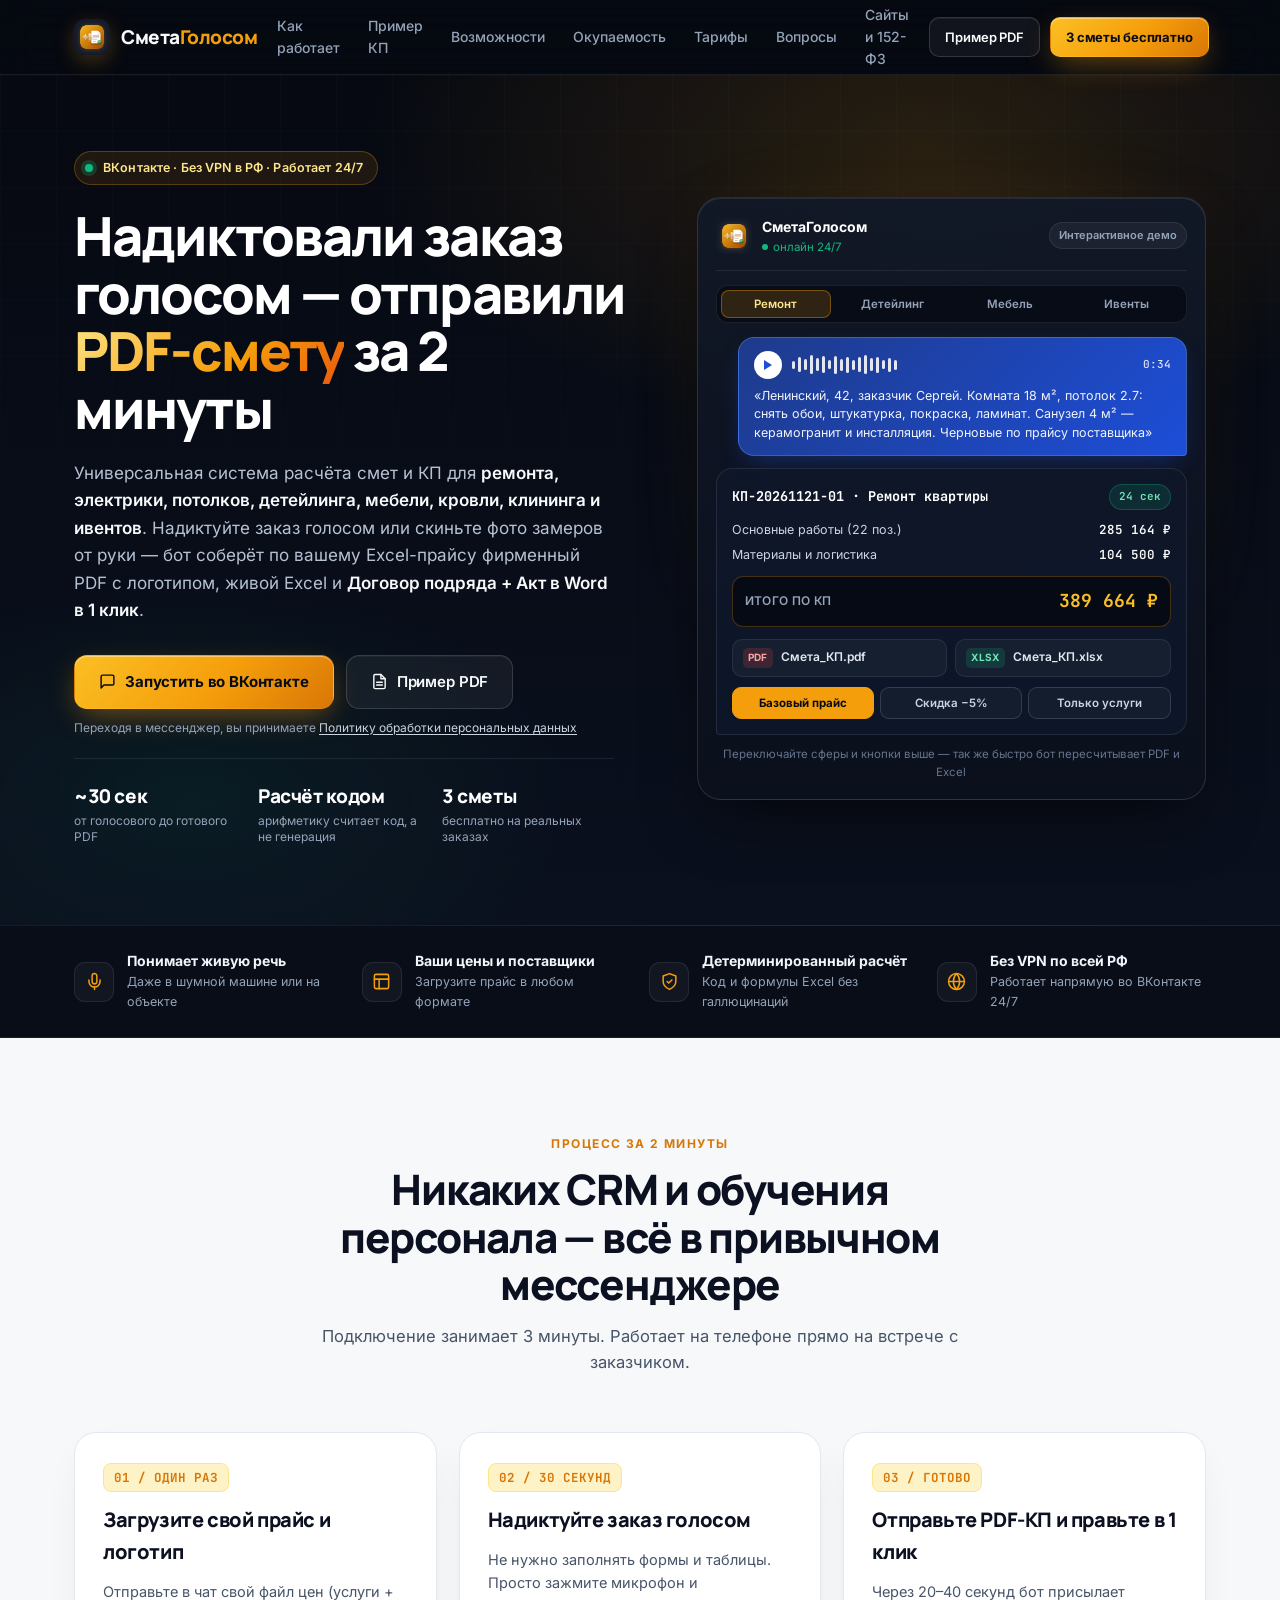
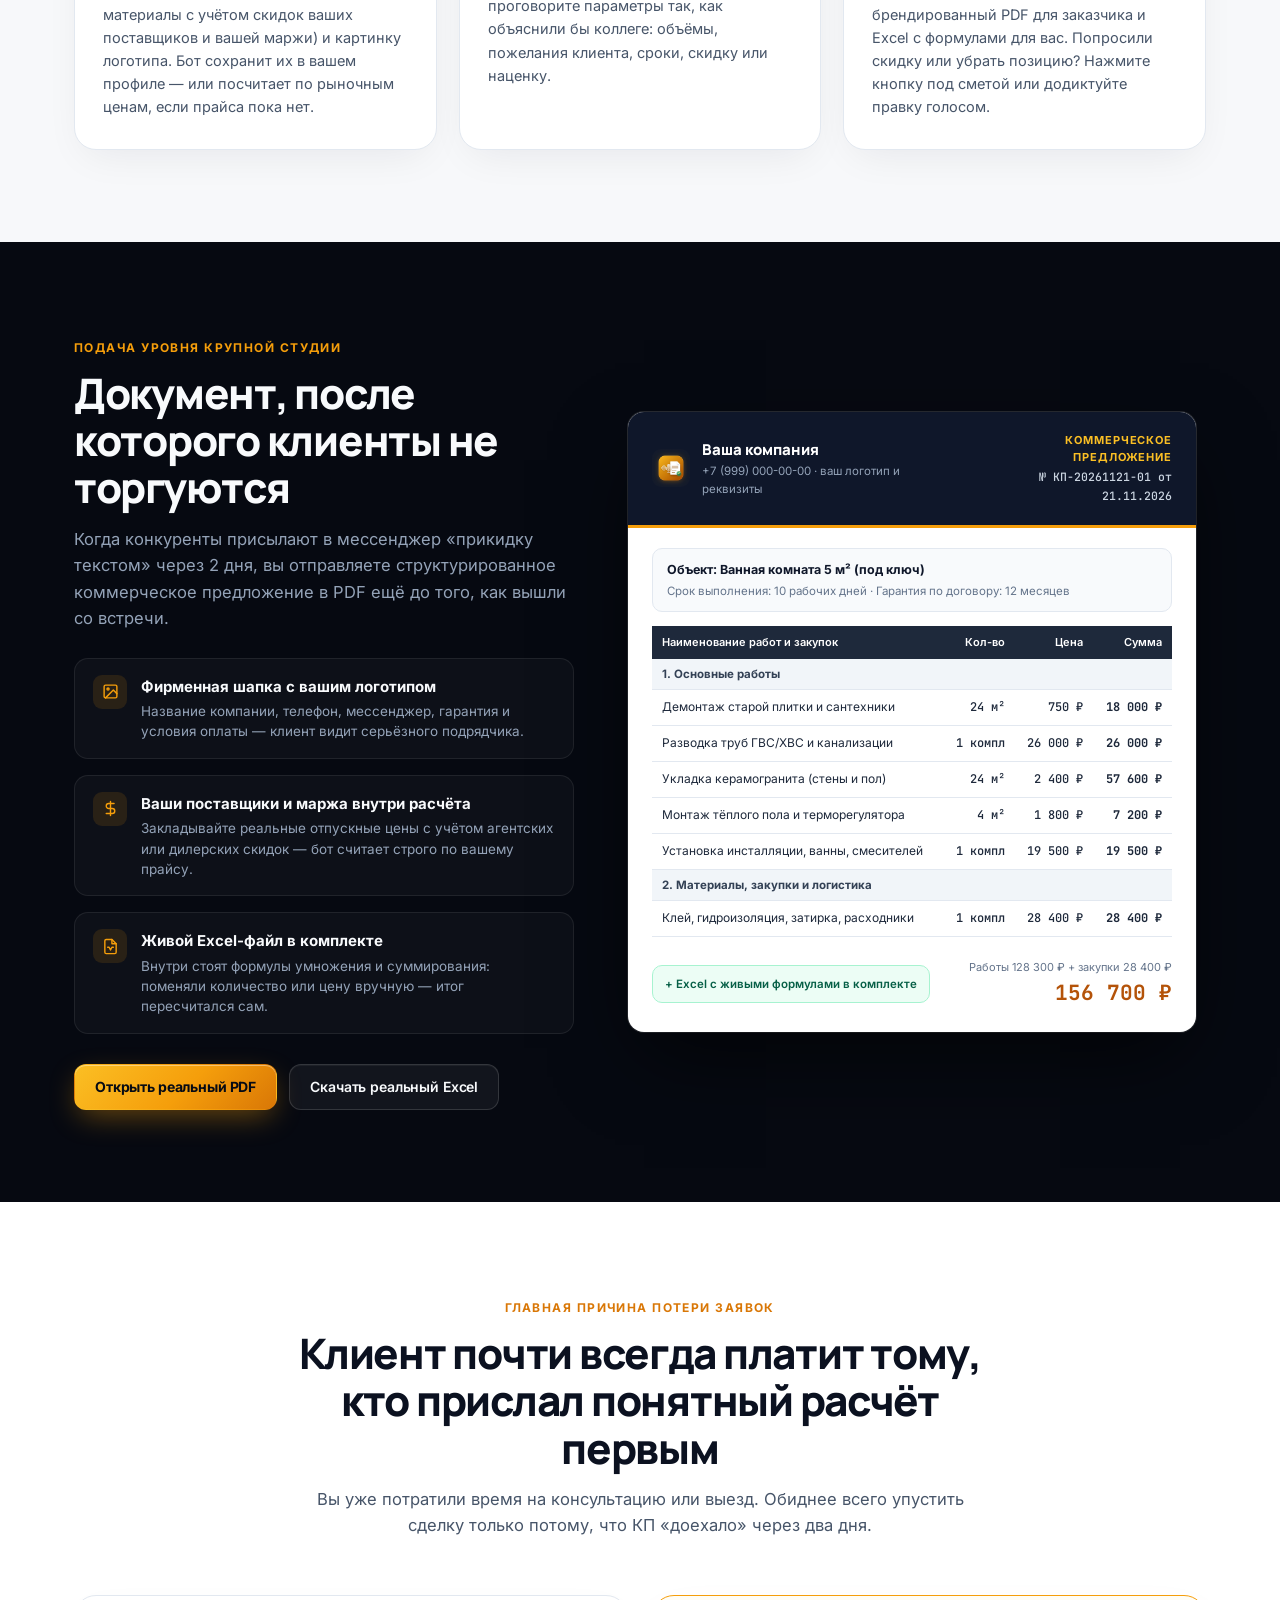
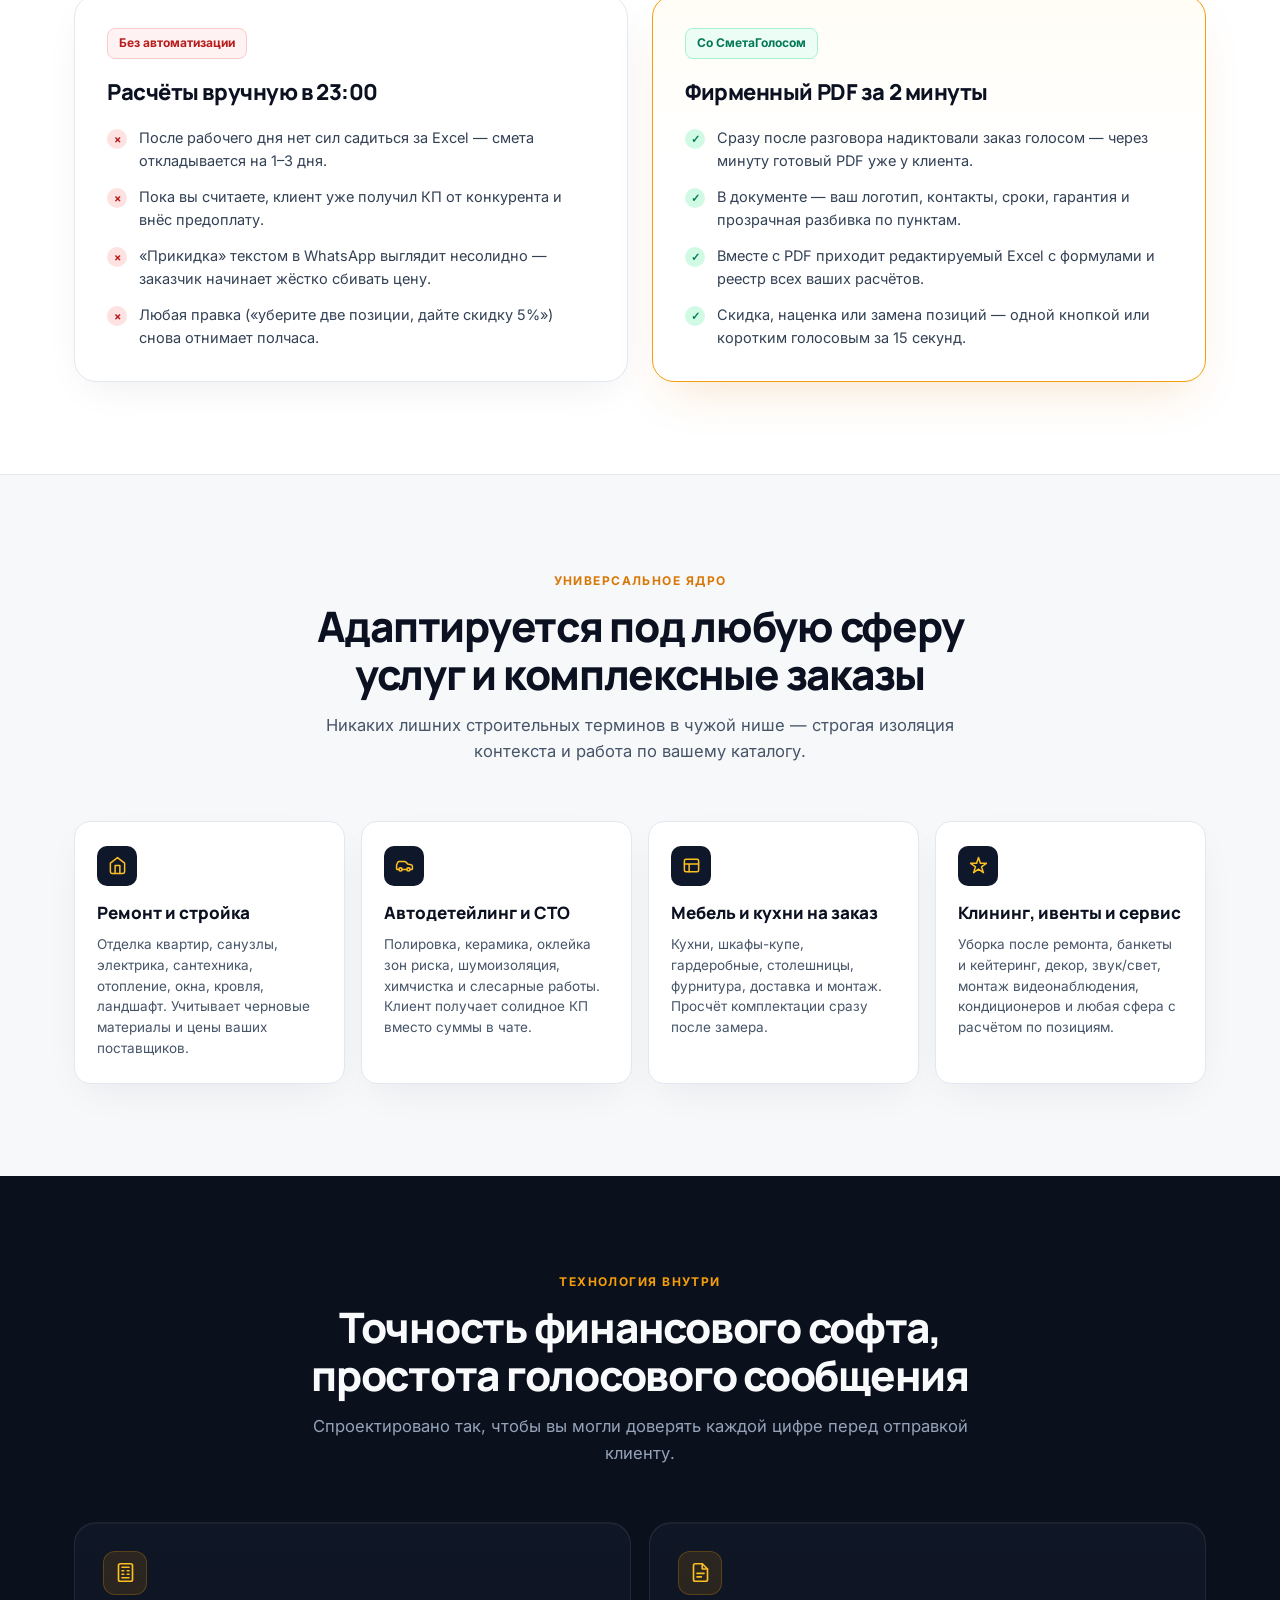
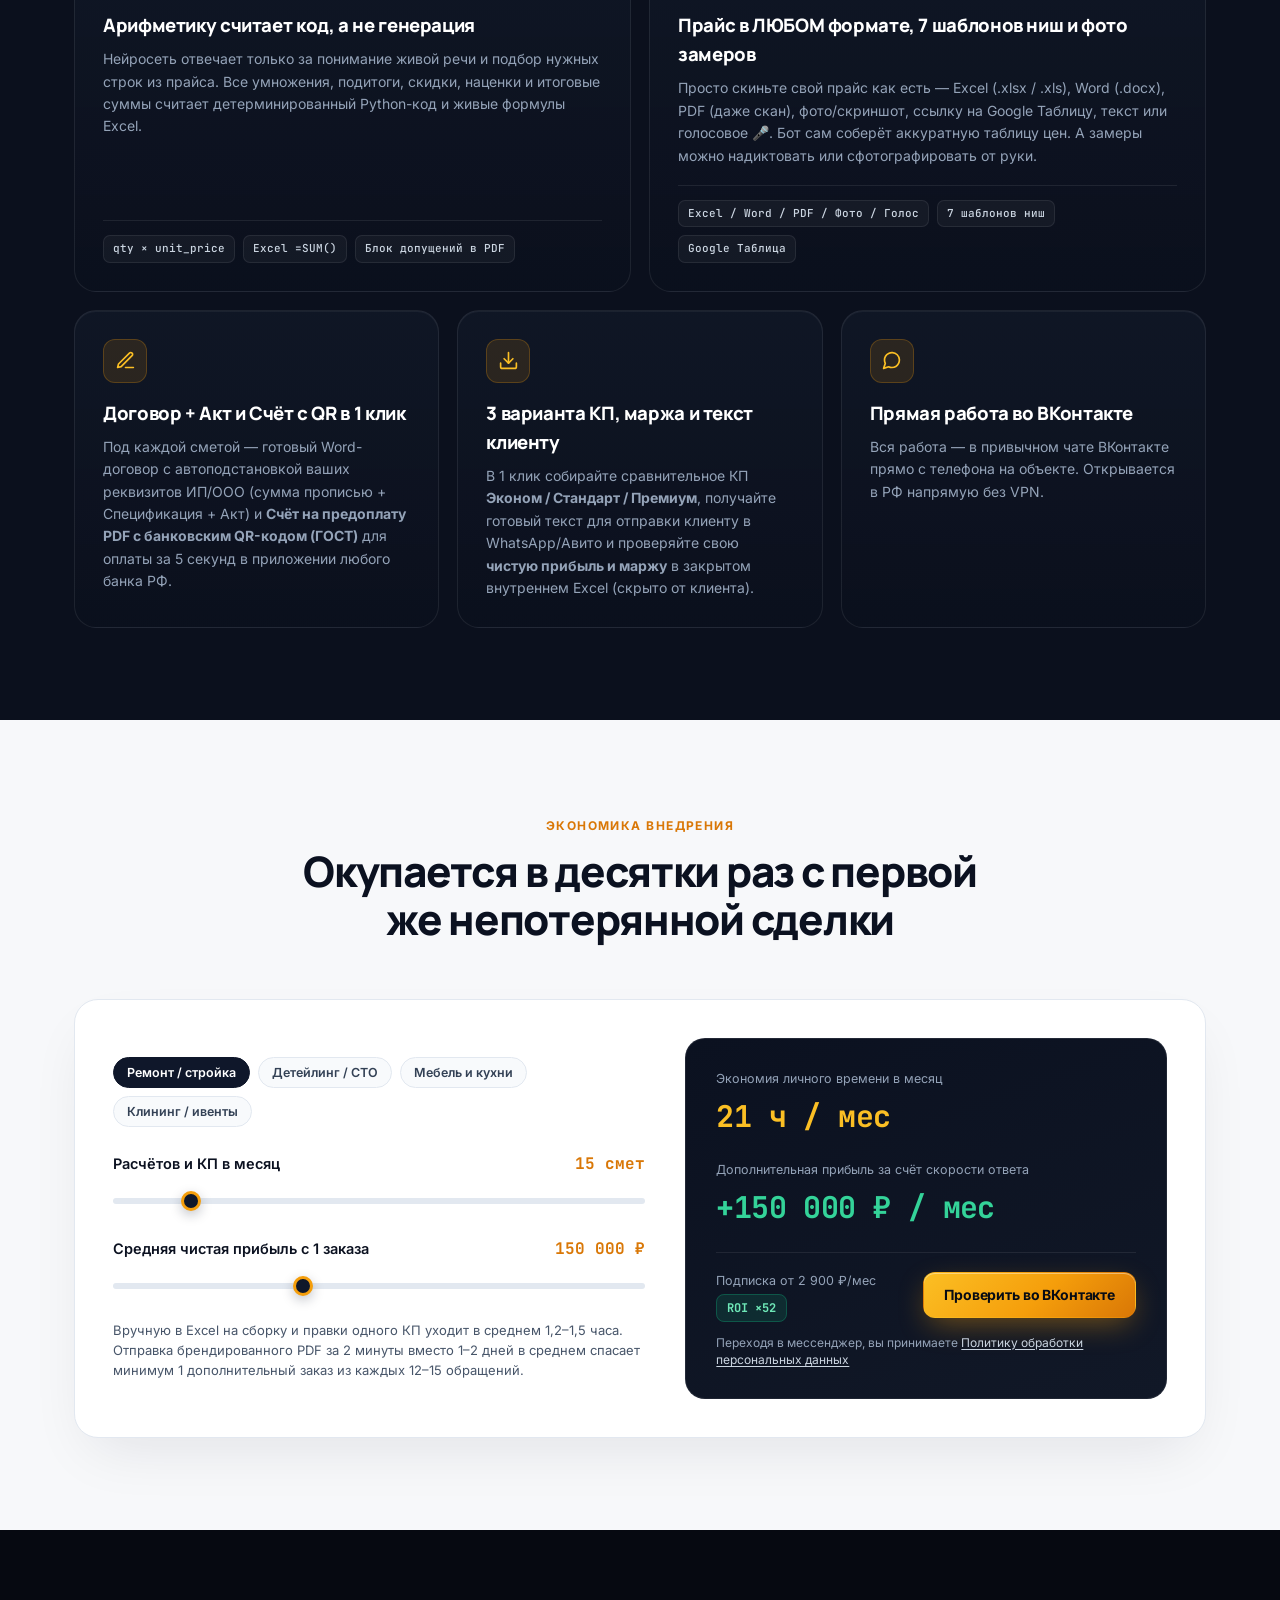
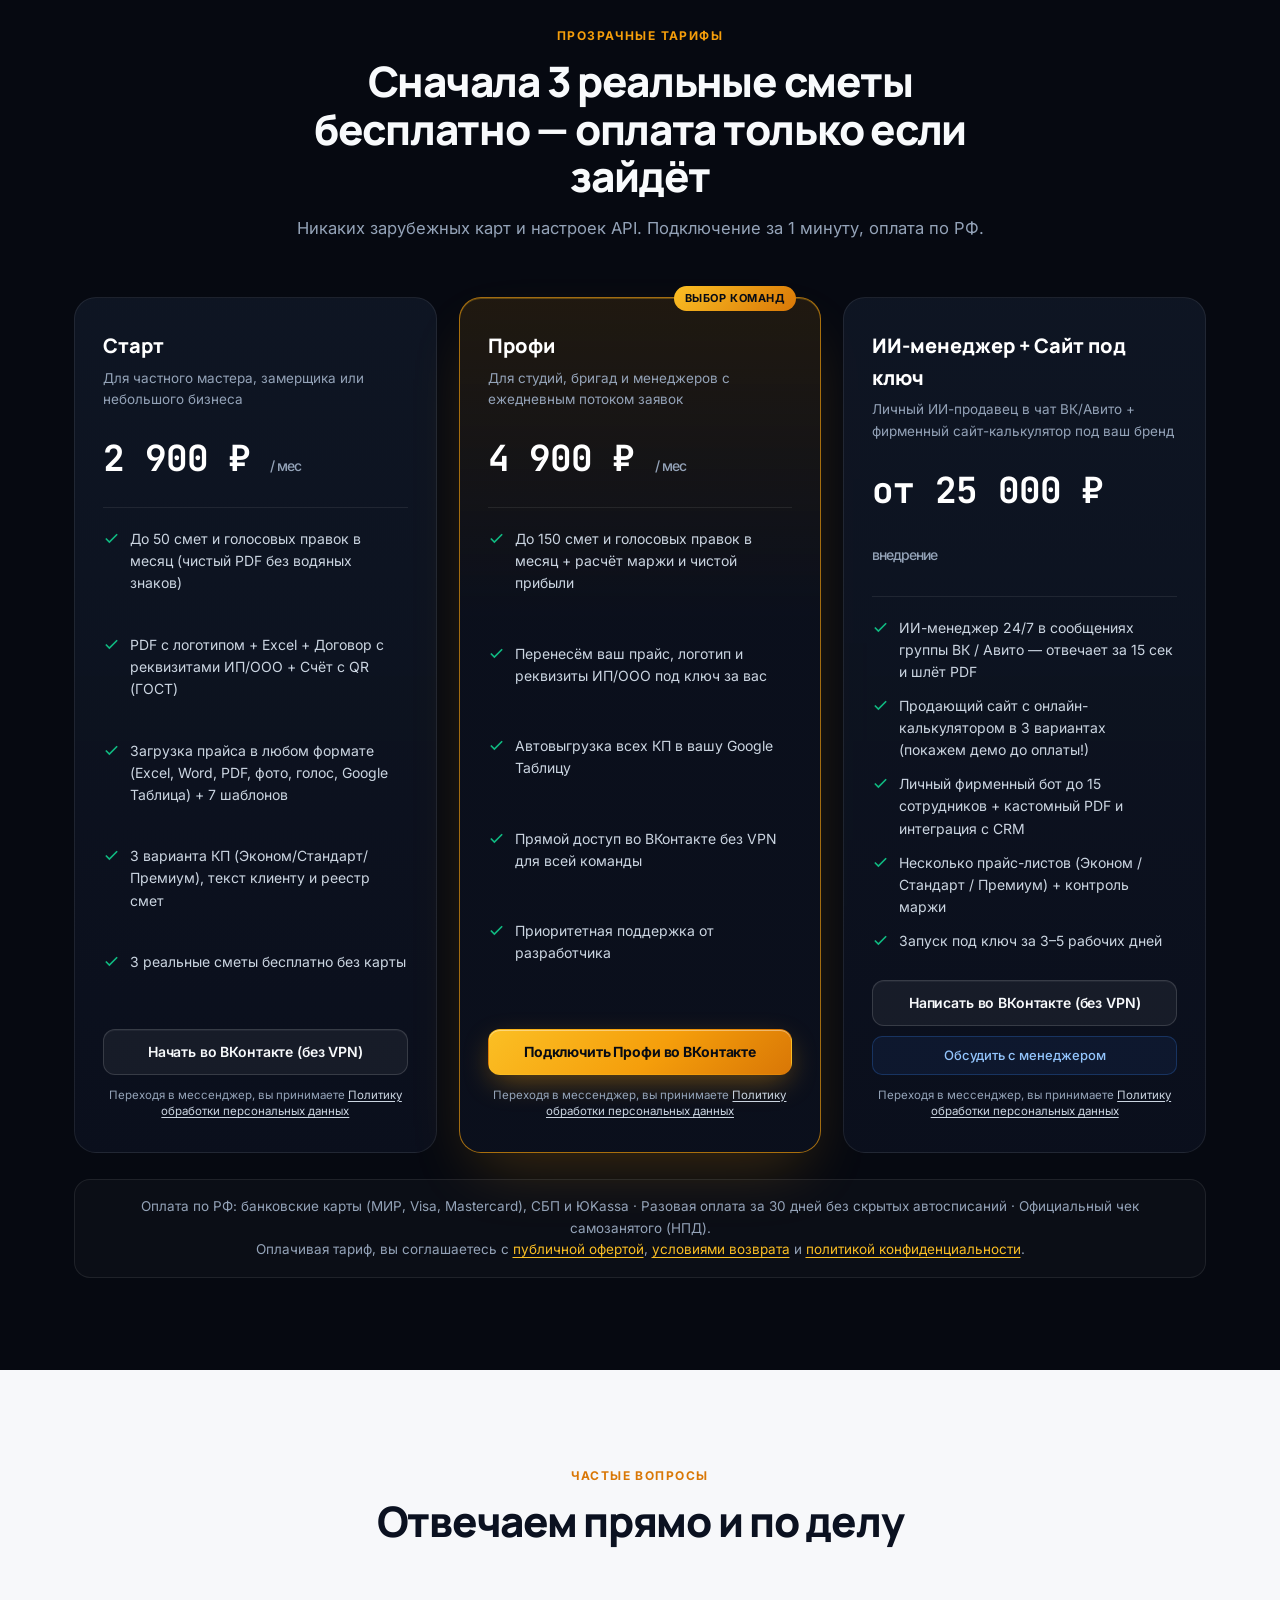
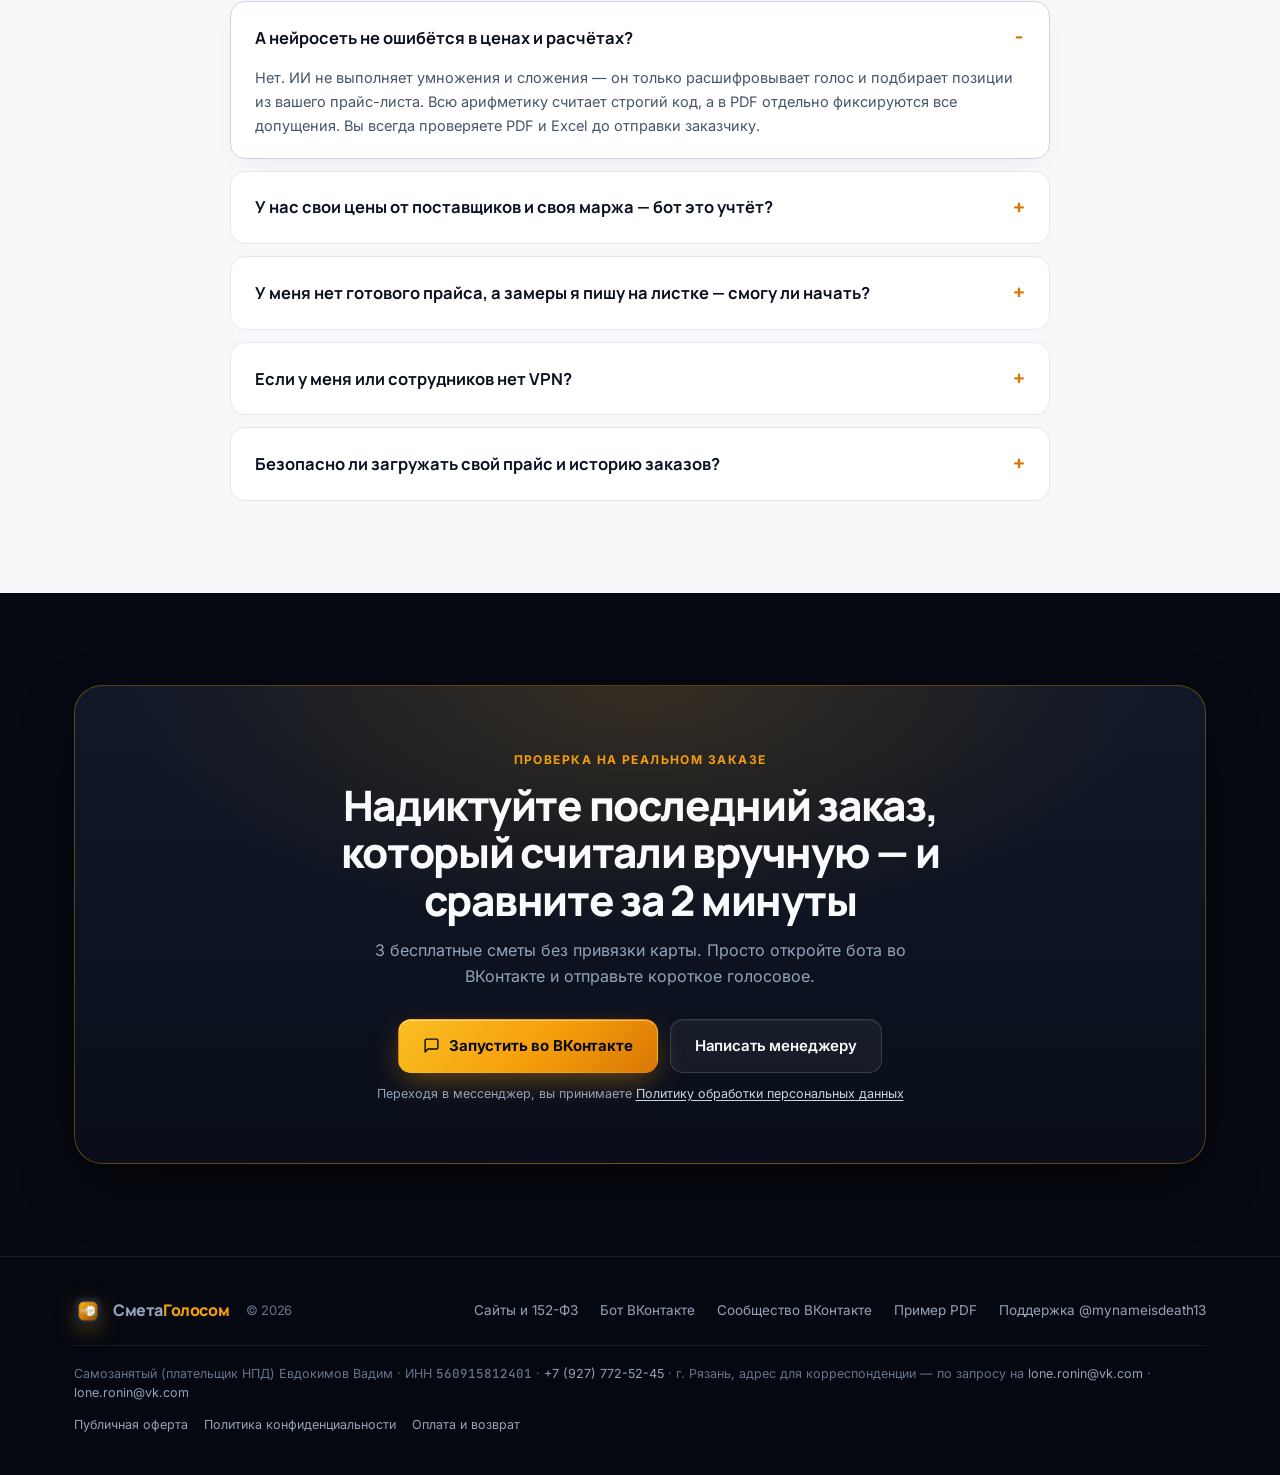
<file: index.html>
<!DOCTYPE html>
<html lang="ru">
<head>
  <meta charset="UTF-8" />
  <meta name="viewport" content="width=device-width, initial-scale=1.0" />
  <script>if(location.search.indexOf('stoma=')!==-1){var _s=new URLSearchParams(location.search).get('stoma');if(_s)location.replace('/stoma.html?c='+encodeURIComponent(_s));}</script>
  <title>СметаГолосом — Профессиональные сметы и КП в PDF из голосового за 2 минуты</title>
  <link rel="icon" type="image/png" href="/favicon.png" />
  <meta property="og:type" content="website" />
  <meta property="og:url" content="https://smetagolosom.ru/" />
  <meta property="og:title" content="СметаГолосом — Смета и КП в PDF за 2 минуты из голосового" />
  <meta property="og:description" content="Надиктуйте заказ голосом во ВКонтакте — система посчитает по вашему прайсу и выдаст брендированный PDF с логотипом и Excel с формулами. 3 сметы бесплатно." />
  <meta property="og:image" content="https://smetagolosom.ru/og-preview.jpg" />
  <meta name="description" content="Универсальный сервис автоматизации смет и коммерческих предложений во ВКонтакте для ремонта, строительства, детейлинга, мебели, клининга, ивентов и любых услуг." />
  <link rel="preload" href="/fonts/inter-400-cyrillic.woff2" as="font" type="font/woff2" crossorigin />
  <link rel="preload" href="/fonts/manrope-600-cyrillic.woff2" as="font" type="font/woff2" crossorigin />
  <link rel="stylesheet" href="/fonts/fonts.css" />
  <style>
    :root {
      --bg-0: #060911;
      --bg-1: #0B101D;
      --bg-2: #111827;
      --bg-elev: rgba(17, 24, 39, 0.72);
      --surface-light: #F7F8FA;
      --surface-white: #FFFFFF;
      --gold: #F59E0B;
      --gold-bright: #FBBF24;
      --gold-deep: #D97706;
      --gold-soft: rgba(245, 158, 11, 0.12);
      --gold-ring: rgba(245, 158, 11, 0.34);
      --emerald: #10B981;
      --emerald-soft: rgba(16, 185, 129, 0.14);
      --blue-vk: #3B82F6;
      --text-primary: #F8FAFC;
      --text-secondary: #94A3B8;
      --text-tertiary: #64748B;
      --ink-dark: #0B1120;
      --ink-muted: #475569;
      --line-dark: rgba(255, 255, 255, 0.08);
      --line-dark-strong: rgba(255, 255, 255, 0.14);
      --line-light: #E2E8F0;
      --radius-sm: 10px;
      --radius-md: 16px;
      --radius-lg: 22px;
      --radius-xl: 28px;
      --shadow-card: 0 24px 64px -16px rgba(0, 0, 0, 0.65);
      --shadow-soft: 0 14px 40px -12px rgba(11, 17, 32, 0.08);
      --font-display: 'Manrope', -apple-system, BlinkMacSystemFont, sans-serif;
      --font-sans: 'Inter', -apple-system, BlinkMacSystemFont, 'Segoe UI', sans-serif;
      --font-mono: 'JetBrains Mono', ui-monospace, SFMono-Regular, monospace;
    }

    *, *::before, *::after { box-sizing: border-box; margin: 0; padding: 0; }
    html { scroll-behavior: smooth; }
    body {
      font-family: var(--font-sans);
      background: var(--bg-0);
      color: var(--text-primary);
      line-height: 1.58;
      -webkit-font-smoothing: antialiased;
      -moz-osx-font-smoothing: grayscale;
      overflow-x: hidden;
    }
    a { color: inherit; text-decoration: none; }
    button { font-family: inherit; }

    .mono { font-family: var(--font-mono); font-variant-numeric: tabular-nums; }
    .num { font-variant-numeric: tabular-nums; }
    .container { max-width: 1180px; margin: 0 auto; padding: 0 24px; }

    /* Subtle noise sheen for premium dark surfaces */
    .noise-bg {
      position: relative;
    }
    .noise-bg::before {
      content: "";
      position: absolute;
      inset: 0;
      pointer-events: none;
      opacity: 0.03;
      background-image: radial-gradient(rgba(255,255,255,0.6) 0.5px, transparent 0.5px);
      background-size: 16px 16px;
    }

    /* Reveal animation */
    .reveal {
      opacity: 0;
      transform: translateY(18px);
      transition: opacity 0.6s cubic-bezier(0.22, 1, 0.36, 1), transform 0.6s cubic-bezier(0.22, 1, 0.36, 1);
    }
    .reveal.visible {
      opacity: 1;
      transform: translateY(0);
    }
    @media (prefers-reduced-motion: reduce) {
      .reveal { opacity: 1; transform: none; transition: none; }
    }

    /* NAVIGATION */
    .nav {
      position: sticky;
      top: 0;
      z-index: 60;
      background: rgba(6, 9, 17, 0.78);
      backdrop-filter: blur(18px);
      -webkit-backdrop-filter: blur(18px);
      border-bottom: 1px solid var(--line-dark);
    }
    .nav-inner {
      display: flex;
      align-items: center;
      justify-content: space-between;
      height: 74px;
      gap: 20px;
    }
    .brand {
      display: inline-flex;
      align-items: center;
      gap: 11px;
      font-family: var(--font-display);
      font-weight: 800;
      font-size: 19px;
      letter-spacing: -0.025em;
    }
    .brand img {
      width: 36px;
      height: 36px;
      border-radius: 10px;
      box-shadow: 0 6px 20px rgba(245, 158, 11, 0.25);
      display: block;
    }
    .brand-accent { color: var(--gold); }
    .nav-links {
      display: flex;
      align-items: center;
      gap: 28px;
      font-size: 14px;
      color: var(--text-secondary);
      font-weight: 500;
    }
    .nav-links a {
      transition: color 0.18s ease;
    }
    .nav-links a:hover { color: var(--text-primary); }
    .nav-actions { display: flex; align-items: center; gap: 10px; }

    /* BUTTONS */
    .btn {
      display: inline-flex;
      align-items: center;
      justify-content: center;
      gap: 9px;
      padding: 11px 20px;
      border-radius: 12px;
      font-weight: 600;
      font-size: 14px;
      letter-spacing: -0.01em;
      cursor: pointer;
      border: 1px solid transparent;
      transition: transform 0.18s ease, box-shadow 0.22s ease, background 0.2s ease, border-color 0.2s ease;
      white-space: nowrap;
    }
    .btn svg { width: 17px; height: 17px; flex-shrink: 0; }
    .btn:active { transform: translateY(1px); }

    .btn-primary {
      background: linear-gradient(135deg, #FBBF24 0%, #F59E0B 55%, #D97706 100%);
      color: #070B14;
      font-weight: 700;
      box-shadow: 0 10px 30px -6px rgba(245, 158, 11, 0.45), inset 0 1px 0 rgba(255, 255, 255, 0.4);
    }
    .btn-primary:hover {
      transform: translateY(-1.5px);
      box-shadow: 0 16px 38px -6px rgba(245, 158, 11, 0.6), inset 0 1px 0 rgba(255, 255, 255, 0.5);
    }
    .btn-glass {
      background: rgba(255, 255, 255, 0.05);
      color: var(--text-primary);
      border-color: var(--line-dark-strong);
      box-shadow: inset 0 1px 0 rgba(255, 255, 255, 0.05);
    }
    .btn-glass:hover {
      background: rgba(255, 255, 255, 0.1);
      border-color: rgba(255, 255, 255, 0.22);
      transform: translateY(-1px);
    }
    .btn-outline-light {
      background: #FFFFFF;
      color: var(--ink-dark);
      border-color: var(--line-light);
      box-shadow: 0 2px 8px rgba(15, 23, 42, 0.05);
    }
    .btn-outline-light:hover {
      border-color: #CBD5E1;
      background: #F8FAFC;
    }
    .btn-lg { padding: 14px 24px; font-size: 15px; border-radius: 13px; }
    .btn-sm { padding: 9px 15px; font-size: 13px; border-radius: 10px; }

    /* Mobile nav button */
    .burger {
      display: none;
      width: 40px; height: 40px;
      border-radius: 10px;
      border: 1px solid var(--line-dark-strong);
      background: rgba(255,255,255,0.04);
      color: #fff;
      align-items: center; justify-content: center;
      cursor: pointer;
    }
    .mobile-drawer {
      display: none;
      background: rgba(11, 16, 29, 0.98);
      border-bottom: 1px solid var(--line-dark);
      padding: 16px 24px 22px;
    }
    .mobile-drawer.open { display: grid; gap: 12px; }
    .mobile-drawer a { padding: 8px 0; font-size: 15px; color: #CBD5E1; font-weight: 500; }

    /* HERO */
    .hero {
      position: relative;
      padding: 76px 0 80px;
      background:
        radial-gradient(ellipse 68% 54% at 72% 8%, rgba(245, 158, 11, 0.14), transparent 64%),
        radial-gradient(ellipse 46% 40% at 15% 85%, rgba(16, 185, 129, 0.08), transparent 65%),
        linear-gradient(180deg, #060911 0%, #0A101E 100%);
      border-bottom: 1px solid var(--line-dark);
    }
    .hero::after {
      content: "";
      position: absolute;
      inset: 0;
      pointer-events: none;
      background-image:
        linear-gradient(rgba(148, 163, 184, 0.04) 1px, transparent 1px),
        linear-gradient(90deg, rgba(148, 163, 184, 0.04) 1px, transparent 1px);
      background-size: 56px 56px;
      mask-image: linear-gradient(180deg, rgba(0,0,0,0.8) 0%, transparent 90%);
      -webkit-mask-image: linear-gradient(180deg, rgba(0,0,0,0.8) 0%, transparent 90%);
    }
    .hero-grid {
      position: relative;
      z-index: 2;
      display: grid;
      grid-template-columns: 1.06fr 0.94fr;
      gap: 48px;
      align-items: center;
    }
    .eyebrow {
      display: inline-flex;
      align-items: center;
      gap: 10px;
      padding: 6px 14px 6px 10px;
      border-radius: 999px;
      background: rgba(245, 158, 11, 0.1);
      border: 1px solid rgba(245, 158, 11, 0.28);
      color: #FDE68A;
      font-size: 12.5px;
      font-weight: 600;
      letter-spacing: 0.01em;
      margin-bottom: 22px;
    }
    .live-dot {
      width: 8px; height: 8px;
      border-radius: 50%;
      background: var(--emerald);
      box-shadow: 0 0 0 4px rgba(16, 185, 129, 0.22);
      animation: livePulse 2.4s infinite;
    }
    @keyframes livePulse {
      0%, 100% { box-shadow: 0 0 0 3px rgba(16, 185, 129, 0.22); }
      50% { box-shadow: 0 0 0 7px rgba(16, 185, 129, 0.06); }
    }
    h1 {
      font-family: var(--font-display);
      font-size: clamp(34px, 4.3vw, 54px);
      font-weight: 800;
      line-height: 1.07;
      letter-spacing: -0.035em;
      margin-bottom: 22px;
      color: #FFFFFF;
    }
    h1 .grad-gold {
      background: linear-gradient(135deg, #FDE68A 0%, #F59E0B 60%, #EA580C 100%);
      -webkit-background-clip: text;
      -webkit-text-fill-color: transparent;
      background-clip: text;
    }
    .hero-sub {
      font-size: 17px;
      line-height: 1.62;
      color: #B6C2D4;
      max-width: 540px;
      margin-bottom: 30px;
    }
    .hero-sub strong { color: #F8FAFC; font-weight: 600; }
    .hero-cta {
      display: flex;
      flex-wrap: wrap;
      gap: 12px;
      margin-bottom: 28px;
    }
    .hero-proof {
      display: grid;
      grid-template-columns: repeat(3, minmax(0, 1fr));
      gap: 12px;
      padding-top: 22px;
      border-top: 1px solid var(--line-dark);
      max-width: 540px;
    }
    .proof-item { display: flex; flex-direction: column; gap: 2px; }
    .proof-val {
      font-family: var(--font-display);
      font-weight: 800;
      font-size: 19px;
      color: #FFFFFF;
      letter-spacing: -0.02em;
    }
    .proof-lbl { font-size: 12px; color: var(--text-secondary); line-height: 1.35; }

    /* INTERACTIVE SIMULATOR CONSOLE (HERO RIGHT) */
    .console-wrap {
      position: relative;
    }
    .console-glow {
      position: absolute;
      inset: -18px;
      background: radial-gradient(circle at 50% 35%, rgba(245, 158, 11, 0.16), transparent 68%);
      filter: blur(24px);
      z-index: 0;
      pointer-events: none;
    }
    .console {
      position: relative;
      z-index: 1;
      background: linear-gradient(180deg, rgba(17, 24, 39, 0.94) 0%, rgba(11, 16, 29, 0.98) 100%);
      border: 1px solid rgba(255, 255, 255, 0.12);
      border-radius: 24px;
      padding: 18px;
      box-shadow: var(--shadow-card), inset 0 1px 0 rgba(255, 255, 255, 0.08);
    }
    .console-bar {
      display: flex;
      align-items: center;
      justify-content: space-between;
      gap: 10px;
      padding-bottom: 14px;
      margin-bottom: 14px;
      border-bottom: 1px solid var(--line-dark);
    }
    .bot-id { display: flex; align-items: center; gap: 10px; }
    .bot-id img {
      width: 36px; height: 36px; border-radius: 10px;
    }
    .bot-id-name { font-weight: 700; font-size: 14px; color: #fff; }
    .bot-id-sub { font-size: 11.5px; color: var(--emerald); display: flex; align-items: center; gap: 5px; }
    .bot-id-sub::before {
      content: ""; width: 6px; height: 6px; border-radius: 50%; background: var(--emerald);
    }
    .channel-badges {
      display: flex; gap: 6px;
    }
    .ch-pill {
      font-size: 11px; font-weight: 600;
      padding: 4px 9px; border-radius: 999px;
      background: rgba(255, 255, 255, 0.05);
      border: 1px solid var(--line-dark);
      color: var(--text-secondary);
    }

    /* Niche switcher tabs inside simulator */
    .niche-tabs {
      display: grid;
      grid-template-columns: repeat(4, 1fr);
      gap: 6px;
      background: rgba(6, 9, 17, 0.72);
      border: 1px solid var(--line-dark);
      border-radius: 12px;
      padding: 4px;
      margin-bottom: 14px;
    }
    .niche-tab {
      border: none;
      background: transparent;
      color: var(--text-secondary);
      font-size: 11.5px;
      font-weight: 600;
      padding: 7px 6px;
      border-radius: 8px;
      cursor: pointer;
      transition: all 0.18s ease;
    }
    .niche-tab:hover { color: #fff; }
    .niche-tab.active {
      background: rgba(245, 158, 11, 0.16);
      color: #FDE68A;
      box-shadow: inset 0 0 0 1px rgba(245, 158, 11, 0.38);
    }

    .voice-bubble {
      background: linear-gradient(135deg, #1E3A8A 0%, #1D4ED8 100%);
      border: 1px solid rgba(147, 197, 253, 0.25);
      border-radius: 16px 16px 4px 16px;
      padding: 13px 15px;
      margin-bottom: 12px;
      margin-left: 22px;
      box-shadow: 0 10px 24px -8px rgba(29, 78, 216, 0.45);
    }
    .voice-head {
      display: flex;
      align-items: center;
      gap: 10px;
      margin-bottom: 8px;
    }
    .play-circle {
      width: 28px; height: 28px; border-radius: 50%;
      background: #FFFFFF; color: #1D4ED8;
      display: grid; place-items: center;
      flex-shrink: 0;
    }
    .wave {
      display: flex; align-items: center; gap: 3px; height: 20px; flex: 1;
    }
    .wave i {
      display: block; width: 3px; border-radius: 99px;
      background: rgba(255, 255, 255, 0.88);
      animation: waveBeat 1.8s ease-in-out infinite;
    }
    .wave i:nth-child(odd) { animation-delay: 0.25s; }
    .wave i:nth-child(3n) { animation-delay: 0.55s; }
    @keyframes waveBeat {
      0%, 100% { opacity: 0.48; transform: scaleY(0.82); }
      50% { opacity: 1; transform: scaleY(1.06); }
    }
    .voice-dur { font-size: 11px; color: rgba(255, 255, 255, 0.85); }
    .voice-quote {
      font-size: 12.5px;
      line-height: 1.48;
      color: rgba(255, 255, 255, 0.94);
    }

    .bot-reply {
      background: rgba(15, 23, 42, 0.92);
      border: 1px solid rgba(255, 255, 255, 0.09);
      border-radius: 16px 16px 16px 4px;
      padding: 15px;
    }
    .reply-head {
      display: flex;
      justify-content: space-between;
      align-items: center;
      gap: 8px;
      margin-bottom: 10px;
    }
    .reply-id { font-weight: 700; font-size: 13.5px; color: #FFFFFF; }
    .reply-speed {
      font-size: 11px; font-weight: 600;
      padding: 3px 9px; border-radius: 999px;
      background: var(--emerald-soft);
      color: #6EE7B7;
      border: 1px solid rgba(16, 185, 129, 0.28);
    }
    .reply-rows {
      display: grid;
      gap: 5px;
      font-size: 12.5px;
      color: #CBD5E1;
      margin-bottom: 12px;
    }
    .reply-row {
      display: flex;
      justify-content: space-between;
      gap: 10px;
    }
    .reply-row strong { color: #F8FAFC; font-weight: 600; }
    .reply-row.disc strong, .reply-row.disc span { color: #34D399; }

    .reply-total {
      display: flex;
      justify-content: space-between;
      align-items: center;
      padding: 10px 12px;
      border-radius: 11px;
      background: rgba(6, 9, 17, 0.85);
      border: 1px solid rgba(245, 158, 11, 0.25);
      margin-bottom: 12px;
    }
    .reply-total-lbl { font-size: 12px; font-weight: 600; color: var(--text-secondary); letter-spacing: 0.03em; text-transform: uppercase; }
    .reply-total-val { font-size: 18px; font-weight: 700; color: var(--gold-bright); }

    .reply-files {
      display: grid;
      grid-template-columns: 1fr 1fr;
      gap: 8px;
      margin-bottom: 10px;
    }
    .file-pill {
      display: flex; align-items: center; gap: 8px;
      padding: 8px 10px; border-radius: 10px;
      background: rgba(255, 255, 255, 0.04);
      border: 1px solid var(--line-dark);
      font-size: 12px; font-weight: 600; color: #E2E8F0;
      transition: border-color 0.18s, background 0.18s;
    }
    .file-pill:hover {
      border-color: var(--gold-ring);
      background: rgba(245, 158, 11, 0.08);
      color: #FDE68A;
    }
    .file-tag {
      font-size: 10px; font-weight: 700;
      padding: 2px 5px; border-radius: 5px;
      letter-spacing: 0.04em;
    }
    .tag-pdf { background: rgba(239, 68, 68, 0.18); color: #FCA5A5; }
    .tag-xls { background: rgba(16, 185, 129, 0.18); color: #6EE7B7; }

    .sim-controls {
      display: grid;
      grid-template-columns: repeat(3, 1fr);
      gap: 6px;
    }
    .sim-btn {
      padding: 8px 6px;
      border-radius: 9px;
      border: 1px solid var(--line-dark-strong);
      background: rgba(255, 255, 255, 0.03);
      color: #CBD5E1;
      font-size: 11.5px;
      font-weight: 600;
      cursor: pointer;
      transition: all 0.16s ease;
    }
    .sim-btn:hover { border-color: rgba(245, 158, 11, 0.45); color: #fff; }
    .sim-btn.active {
      background: var(--gold);
      color: #070B14;
      border-color: var(--gold);
      font-weight: 700;
    }
    .console-caption {
      text-align: center;
      font-size: 11.5px;
      color: var(--text-tertiary);
      margin-top: 10px;
    }

    /* TRUST STRIP */
    .trust-strip {
      background: #080D18;
      border-bottom: 1px solid var(--line-dark);
      padding: 26px 0;
    }
    .trust-grid {
      display: grid;
      grid-template-columns: repeat(4, 1fr);
      gap: 18px;
    }
    .trust-cell {
      display: flex;
      align-items: center;
      gap: 13px;
    }
    .trust-ic {
      width: 40px; height: 40px;
      border-radius: 11px;
      background: rgba(255, 255, 255, 0.04);
      border: 1px solid var(--line-dark);
      color: var(--gold);
      display: grid; place-items: center;
      flex-shrink: 0;
    }
    .trust-ic svg { width: 19px; height: 19px; }
    .trust-t { font-weight: 700; font-size: 14px; color: #F1F5F9; line-height: 1.25; }
    .trust-s { font-size: 12.5px; color: var(--text-secondary); margin-top: 2px; }

    /* SECTIONS COMMON */
    section { padding: 92px 0; }
    .sec-light { background: var(--surface-light); color: var(--ink-dark); }
    .sec-white { background: var(--surface-white); color: var(--ink-dark); }
    .sec-dark { background: var(--bg-0); color: var(--text-primary); }
    .sec-dark-alt { background: var(--bg-1); color: var(--text-primary); }

    .sec-head {
      max-width: 700px;
      margin: 0 auto 56px;
      text-align: center;
    }
    .kicker {
      display: inline-block;
      font-size: 12px;
      font-weight: 700;
      text-transform: uppercase;
      letter-spacing: 0.12em;
      color: var(--gold-deep);
      margin-bottom: 12px;
    }
    .sec-dark .kicker, .sec-dark-alt .kicker { color: var(--gold); }
    h2 {
      font-family: var(--font-display);
      font-size: clamp(28px, 3.4vw, 42px);
      font-weight: 800;
      letter-spacing: -0.03em;
      line-height: 1.13;
      margin-bottom: 14px;
    }
    .sec-sub {
      font-size: 16.5px;
      line-height: 1.6;
      color: var(--ink-muted);
    }
    .sec-dark .sec-sub, .sec-dark-alt .sec-sub { color: var(--text-secondary); }

    /* 3-STEP WORKFLOW */
    .steps-grid {
      display: grid;
      grid-template-columns: repeat(3, 1fr);
      gap: 22px;
    }
    .step-card {
      background: #FFFFFF;
      border: 1px solid var(--line-light);
      border-radius: var(--radius-lg);
      padding: 30px 28px;
      box-shadow: var(--shadow-soft);
      position: relative;
      display: flex;
      flex-direction: column;
      gap: 12px;
    }
    .step-num {
      font-family: var(--font-mono);
      font-size: 12.5px;
      font-weight: 700;
      color: var(--gold-deep);
      background: #FEF3C7;
      border: 1px solid #FDE68A;
      width: fit-content;
      padding: 4px 10px;
      border-radius: 8px;
    }
    .step-card h3 {
      font-family: var(--font-display);
      font-size: 20px;
      font-weight: 800;
      letter-spacing: -0.02em;
      color: var(--ink-dark);
    }
    .step-card p { font-size: 14.5px; color: var(--ink-muted); line-height: 1.6; }

    /* DOCUMENT SHOWCASE SECTION */
    .doc-grid {
      display: grid;
      grid-template-columns: 0.92fr 1.08fr;
      gap: 44px;
      align-items: center;
    }
    .doc-points { display: grid; gap: 16px; margin: 26px 0 30px; }
    .doc-point {
      display: flex; gap: 14px; align-items: flex-start;
      padding: 16px 18px;
      border-radius: 14px;
      background: rgba(255, 255, 255, 0.03);
      border: 1px solid var(--line-dark);
    }
    .doc-point-ic {
      width: 34px; height: 34px; border-radius: 9px;
      background: var(--gold-soft);
      color: var(--gold);
      display: grid; place-items: center;
      flex-shrink: 0;
    }
    .doc-point-ic svg { width: 17px; height: 17px; }
    .doc-point h4 { font-size: 15px; font-weight: 700; color: #F8FAFC; margin-bottom: 3px; }
    .doc-point p { font-size: 13.5px; color: var(--text-secondary); line-height: 1.5; }

    /* Realistic Crisp A4 Paper Mockup */
    .paper-stage {
      position: relative;
      padding: 10px;
    }
    .paper-sheet {
      background: #FFFFFF;
      color: #0F172A;
      border-radius: 16px;
      overflow: hidden;
      box-shadow: 0 32px 80px -16px rgba(0, 0, 0, 0.72), 0 0 0 1px rgba(255, 255, 255, 0.14);
    }
    .paper-top {
      background: #0F172A;
      color: #FFFFFF;
      padding: 20px 24px;
      display: flex;
      justify-content: space-between;
      align-items: center;
      gap: 12px;
      border-bottom: 3px solid var(--gold);
    }
    .paper-brand { display: flex; align-items: center; gap: 12px; }
    .paper-brand img { width: 38px; height: 38px; border-radius: 9px; }
    .paper-brand-title { font-family: var(--font-display); font-weight: 800; font-size: 15px; }
    .paper-brand-sub { font-size: 11.5px; color: #94A3B8; }
    .paper-doc-meta { text-align: right; }
    .paper-doc-type { font-size: 11px; font-weight: 700; letter-spacing: 0.08em; color: var(--gold-bright); }
    .paper-doc-num { font-size: 11.5px; color: #CBD5E1; margin-top: 2px; }
    .paper-body { padding: 20px 24px 22px; }
    .paper-obj {
      background: #F8FAFC;
      border: 1px solid #E2E8F0;
      border-radius: 10px;
      padding: 11px 14px;
      font-size: 12.5px;
      margin-bottom: 14px;
    }
    .paper-obj strong { color: #0F172A; }
    .paper-obj span { color: #64748B; display: block; margin-top: 2px; font-size: 11.5px; }
    .paper-table {
      width: 100%;
      border-collapse: collapse;
      font-size: 12px;
      margin-bottom: 14px;
    }
    .paper-table th {
      background: #1E293B;
      color: #FFFFFF;
      font-weight: 600;
      padding: 8px 10px;
      text-align: left;
      font-size: 11px;
    }
    .paper-table th.r, .paper-table td.r { text-align: right; }
    .paper-table td {
      padding: 8px 10px;
      border-bottom: 1px solid #E2E8F0;
      color: #1E293B;
    }
    .paper-table tr.sec td {
      background: #F1F5F9;
      font-weight: 700;
      color: #334155;
      font-size: 11.5px;
      padding: 6px 10px;
    }
    .paper-foot {
      display: flex;
      justify-content: space-between;
      align-items: center;
      gap: 14px;
      flex-wrap: wrap;
      padding-top: 8px;
    }
    .paper-xls-note {
      background: #ECFDF5;
      border: 1px solid #A7F3D0;
      color: #065F46;
      padding: 9px 12px;
      border-radius: 10px;
      font-size: 11.5px;
      font-weight: 600;
    }
    .paper-sum {
      text-align: right;
    }
    .paper-sum small { display: block; font-size: 11px; color: #64748B; }
    .paper-sum strong {
      font-family: var(--font-mono);
      font-size: 21px;
      font-weight: 700;
      color: #B45309;
    }

    /* BEFORE / AFTER */
    .compare-grid {
      display: grid;
      grid-template-columns: 1fr 1fr;
      gap: 24px;
    }
    .cmp-card {
      background: #FFFFFF;
      border: 1px solid var(--line-light);
      border-radius: var(--radius-lg);
      padding: 32px;
      box-shadow: var(--shadow-soft);
    }
    .cmp-card.after {
      border: 1.5px solid var(--gold);
      background: linear-gradient(180deg, #FFFDF5 0%, #FFFFFF 42%);
      box-shadow: 0 22px 50px -18px rgba(217, 119, 6, 0.22);
    }
    .cmp-tag {
      display: inline-flex;
      align-items: center;
      gap: 7px;
      font-size: 12px;
      font-weight: 700;
      padding: 5px 11px;
      border-radius: 8px;
      margin-bottom: 16px;
    }
    .cmp-tag.bad { background: #FEF2F2; color: #B91C1C; border: 1px solid #FECACA; }
    .cmp-tag.good { background: #ECFDF5; color: #047857; border: 1px solid #A7F3D0; }
    .cmp-card h3 {
      font-family: var(--font-display);
      font-size: 22px;
      font-weight: 800;
      letter-spacing: -0.02em;
      margin-bottom: 18px;
      color: var(--ink-dark);
    }
    .cmp-list { list-style: none; display: grid; gap: 14px; }
    .cmp-list li {
      display: flex; gap: 12px; align-items: flex-start;
      font-size: 14.5px; color: #334155; line-height: 1.55;
    }
    .cmp-dot {
      width: 20px; height: 20px; border-radius: 50%;
      display: grid; place-items: center;
      flex-shrink: 0; margin-top: 2px;
      font-size: 11px; font-weight: 800;
    }
    .cmp-dot.bad { background: #FEE2E2; color: #B91C1C; }
    .cmp-dot.good { background: #D1FAE5; color: #047857; }

    /* BENTO FEATURES */
    .bento-grid {
      display: grid;
      grid-template-columns: repeat(6, 1fr);
      gap: 18px;
    }
    .bento-card {
      grid-column: span 2;
      background: linear-gradient(180deg, rgba(17, 24, 39, 0.84) 0%, rgba(11, 16, 29, 0.92) 100%);
      border: 1px solid var(--line-dark);
      border-radius: var(--radius-lg);
      padding: 28px;
      display: flex;
      flex-direction: column;
      justify-content: space-between;
      gap: 18px;
      transition: border-color 0.22s ease, transform 0.22s ease;
      box-shadow: inset 0 1px 0 rgba(255, 255, 255, 0.05);
    }
    .bento-card.wide { grid-column: span 3; }
    .bento-card:hover {
      border-color: rgba(245, 158, 11, 0.38);
      transform: translateY(-2px);
    }
    .bento-ic {
      width: 44px; height: 44px;
      border-radius: 12px;
      background: var(--gold-soft);
      border: 1px solid rgba(245, 158, 11, 0.24);
      color: var(--gold-bright);
      display: grid; place-items: center;
      margin-bottom: 16px;
    }
    .bento-ic svg { width: 21px; height: 21px; }
    .bento-card h3 {
      font-family: var(--font-display);
      font-size: 18.5px;
      font-weight: 800;
      letter-spacing: -0.02em;
      margin-bottom: 8px;
      color: #FFFFFF;
    }
    .bento-card p { font-size: 14px; color: var(--text-secondary); line-height: 1.6; }
    .bento-meta {
      display: flex; flex-wrap: wrap; gap: 8px;
      padding-top: 14px;
      border-top: 1px solid var(--line-dark);
    }
    .meta-chip {
      font-family: var(--font-mono);
      font-size: 11px;
      padding: 4px 9px;
      border-radius: 7px;
      background: rgba(255, 255, 255, 0.04);
      border: 1px solid var(--line-dark);
      color: #CBD5E1;
    }

    /* NICHES GRID */
    .niches-grid {
      display: grid;
      grid-template-columns: repeat(4, 1fr);
      gap: 16px;
    }
    .niche-card {
      background: #FFFFFF;
      border: 1px solid var(--line-light);
      border-radius: var(--radius-md);
      padding: 24px 22px;
      box-shadow: var(--shadow-soft);
      transition: transform 0.2s ease, border-color 0.2s ease;
    }
    .niche-card:hover {
      transform: translateY(-2px);
      border-color: #CBD5E1;
    }
    .niche-card-ic {
      width: 40px; height: 40px;
      border-radius: 10px;
      background: #0F172A;
      color: var(--gold-bright);
      display: grid; place-items: center;
      margin-bottom: 14px;
    }
    .niche-card-ic svg { width: 19px; height: 19px; }
    .niche-card h3 {
      font-family: var(--font-display);
      font-size: 17px;
      font-weight: 800;
      color: var(--ink-dark);
      margin-bottom: 7px;
    }
    .niche-card p { font-size: 13.5px; color: var(--ink-muted); line-height: 1.55; }

    /* ROI CALCULATOR */
    .calc-shell {
      background: #FFFFFF;
      border: 1px solid var(--line-light);
      border-radius: 24px;
      padding: 38px;
      display: grid;
      grid-template-columns: 1.05fr 0.95fr;
      gap: 40px;
      align-items: center;
      box-shadow: 0 24px 60px -18px rgba(15, 23, 42, 0.1);
    }
    .calc-presets {
      display: flex; flex-wrap: wrap; gap: 8px; margin-bottom: 24px;
    }
    .preset-btn {
      padding: 7px 13px; border-radius: 999px;
      border: 1px solid var(--line-light);
      background: #F8FAFC; color: #334155;
      font-size: 12.5px; font-weight: 600; cursor: pointer;
      transition: all 0.16s ease;
    }
    .preset-btn:hover { border-color: #94A3B8; }
    .preset-btn.active {
      background: #0F172A; color: #FFFFFF; border-color: #0F172A;
    }
    .slider-block { margin-bottom: 24px; }
    .slider-top {
      display: flex; justify-content: space-between; align-items: baseline;
      margin-bottom: 10px;
    }
    .slider-top span:first-child { font-weight: 600; font-size: 14.5px; color: var(--ink-dark); }
    .slider-val { font-family: var(--font-mono); font-weight: 700; font-size: 16px; color: var(--gold-deep); }
    input[type="range"] {
      width: 100%;
      appearance: none;
      -webkit-appearance: none;
      height: 6px;
      border-radius: 99px;
      background: #E2E8F0;
      outline: none;
      cursor: pointer;
    }
    input[type="range"]::-webkit-slider-thumb {
      -webkit-appearance: none;
      width: 20px; height: 20px;
      border-radius: 50%;
      background: #0F172A;
      border: 3px solid var(--gold);
      box-shadow: 0 4px 12px rgba(15, 23, 42, 0.25);
      cursor: pointer;
    }
    .calc-note { font-size: 13px; color: var(--ink-muted); line-height: 1.55; }

    .calc-panel {
      background: linear-gradient(160deg, #0B1120 0%, #111827 100%);
      color: #FFFFFF;
      border-radius: 20px;
      padding: 30px;
      border: 1px solid rgba(255, 255, 255, 0.08);
      display: grid;
      gap: 20px;
    }
    .calc-row-lbl { font-size: 12.5px; color: var(--text-secondary); margin-bottom: 4px; }
    .calc-row-val {
      font-family: var(--font-mono);
      font-size: 30px;
      font-weight: 700;
      letter-spacing: -0.02em;
      color: var(--gold-bright);
    }
    .calc-row-val.green { color: #34D399; }
    .calc-foot {
      padding-top: 18px;
      border-top: 1px solid var(--line-dark);
      display: flex;
      justify-content: space-between;
      align-items: center;
      flex-wrap: wrap;
      gap: 12px;
    }
    .roi-badge {
      font-family: var(--font-mono);
      font-size: 12px;
      font-weight: 700;
      color: #6EE7B7;
      background: rgba(16, 185, 129, 0.14);
      border: 1px solid rgba(16, 185, 129, 0.3);
      padding: 5px 10px;
      border-radius: 8px;
    }

    /* PRICING */
    .price-grid {
      display: grid;
      grid-template-columns: repeat(3, 1fr);
      gap: 22px;
      align-items: stretch;
    }
    .price-card {
      background: linear-gradient(180deg, rgba(17, 24, 39, 0.84) 0%, rgba(11, 16, 29, 0.94) 100%);
      border: 1px solid var(--line-dark);
      border-radius: 22px;
      padding: 32px 28px;
      display: flex;
      flex-direction: column;
      position: relative;
    }
    .price-card.featured {
      border-color: rgba(245, 158, 11, 0.65);
      background: linear-gradient(180deg, rgba(245, 158, 11, 0.11) 0%, rgba(11, 16, 29, 0.96) 38%);
      box-shadow: 0 28px 64px -18px rgba(245, 158, 11, 0.24), inset 0 1px 0 rgba(251, 191, 36, 0.28);
    }
    .pop-pill {
      position: absolute;
      top: -12px;
      right: 24px;
      background: linear-gradient(135deg, #FBBF24, #D97706);
      color: #070B14;
      font-size: 11px;
      font-weight: 800;
      letter-spacing: 0.05em;
      text-transform: uppercase;
      padding: 4px 11px;
      border-radius: 999px;
    }
    .price-tier {
      font-family: var(--font-display);
      font-size: 20px;
      font-weight: 800;
      color: #FFFFFF;
      margin-bottom: 6px;
    }
    .price-desc {
      font-size: 13.5px;
      color: var(--text-secondary);
      min-height: 42px;
      margin-bottom: 20px;
    }
    .price-num {
      font-family: var(--font-mono);
      font-size: 36px;
      font-weight: 700;
      letter-spacing: -0.03em;
      color: #FFFFFF;
      padding-bottom: 20px;
      margin-bottom: 20px;
      border-bottom: 1px solid var(--line-dark);
    }
    .price-num small {
      font-family: var(--font-sans);
      font-size: 14px;
      font-weight: 500;
      color: var(--text-secondary);
    }
    .price-features {
      list-style: none;
      display: grid;
      gap: 12px;
      flex: 1;
      margin-bottom: 28px;
      font-size: 14px;
      color: #CBD5E1;
    }
    .price-features li {
      display: flex; gap: 10px; align-items: flex-start;
    }
    .price-features svg {
      width: 17px; height: 17px; color: var(--emerald); flex-shrink: 0; margin-top: 2px;
    }
    .price-card .btn { width: 100%; }

    /* FAQ */
    .faq-wrap {
      max-width: 820px;
      margin: 0 auto;
      display: grid;
      gap: 12px;
    }
    details {
      background: #FFFFFF;
      border: 1px solid var(--line-light);
      border-radius: 15px;
      padding: 20px 24px;
      transition: border-color 0.2s, box-shadow 0.2s;
    }
    details[open] {
      border-color: #CBD5E1;
      box-shadow: 0 10px 28px -12px rgba(15, 23, 42, 0.08);
    }
    summary {
      font-family: var(--font-display);
      font-weight: 700;
      font-size: 16.5px;
      color: var(--ink-dark);
      cursor: pointer;
      list-style: none;
      display: flex;
      justify-content: space-between;
      align-items: center;
      gap: 16px;
    }
    summary::-webkit-details-marker { display: none; }
    summary::after {
      content: "+";
      font-family: var(--font-mono);
      font-size: 20px;
      color: var(--gold-deep);
      font-weight: 600;
      flex-shrink: 0;
    }
    details[open] summary::after { content: "−"; }
    details p {
      margin-top: 12px;
      font-size: 14.5px;
      color: var(--ink-muted);
      line-height: 1.65;
    }

    /* FINAL CTA */
    .cta-box {
      position: relative;
      overflow: hidden;
      background:
        radial-gradient(ellipse 70% 80% at 50% 0%, rgba(245, 158, 11, 0.16), transparent 65%),
        linear-gradient(180deg, #111827 0%, #090E1A 100%);
      border: 1px solid rgba(245, 158, 11, 0.34);
      border-radius: 28px;
      padding: 60px 36px;
      text-align: center;
      box-shadow: var(--shadow-card);
    }
    .cta-box h2 { max-width: 680px; margin: 0 auto 14px; }
    .cta-box p { max-width: 560px; margin: 0 auto 30px; color: var(--text-secondary); font-size: 16px; }
    .cta-actions { display: flex; gap: 12px; justify-content: center; flex-wrap: wrap; }

    /* FOOTER */
    footer {
      background: #050810;
      border-top: 1px solid var(--line-dark);
      padding: 40px 0;
      font-size: 13.5px;
      color: var(--text-secondary);
    }
    .footer-grid {
      display: flex;
      justify-content: space-between;
      align-items: center;
      flex-wrap: wrap;
      gap: 18px;
    }
    .footer-links { display: flex; flex-wrap: wrap; gap: 22px; }
    .footer-links a:hover { color: #FFFFFF; }
    .pricing-legal-note {
      margin-top: 26px;
      padding: 16px 20px;
      border-radius: var(--radius-md);
      border: 1px solid var(--line-dark);
      background: rgba(255, 255, 255, 0.025);
      color: var(--text-secondary);
      font-size: 13.5px;
      text-align: center;
      line-height: 1.6;
    }
    .price-cta-stack {
      display: flex;
      flex-direction: column;
      gap: 10px;
      margin-top: auto;
    }
    .price-vk-link {
      display: inline-flex;
      align-items: center;
      justify-content: center;
      gap: 6px;
      font-size: 13px;
      font-weight: 500;
      color: #93C5FD;
      padding: 8px 12px;
      border-radius: 10px;
      border: 1px solid rgba(59, 130, 246, 0.25);
      background: rgba(59, 130, 246, 0.08);
      transition: background 0.18s, border-color 0.18s, color 0.18s;
    }
    .price-vk-link:hover {
      background: rgba(59, 130, 246, 0.16);
      border-color: rgba(96, 165, 250, 0.5);
      color: #DBEAFE;
    }
    .pricing-legal-note a {
      color: var(--gold-bright);
      text-decoration: underline;
      text-underline-offset: 3px;
    }
    .footer-legal {
      margin-top: 20px;
      padding-top: 18px;
      border-top: 1px solid var(--line-dark);
      display: flex;
      justify-content: space-between;
      align-items: center;
      flex-wrap: wrap;
      gap: 12px 20px;
      font-size: 12.5px;
      color: var(--text-tertiary);
    }
    .footer-legal a { color: var(--text-secondary); }
    .footer-legal a:hover { color: #FFFFFF; }
    .policy-consent-note {
      font-size: 12px;
      line-height: 1.45;
      color: var(--text-secondary);
      margin-top: 10px;
    }
    .policy-consent-note a {
      color: #CBD5E1;
      text-decoration: underline;
      text-underline-offset: 2px;
    }
    .policy-consent-note a:hover { color: #FFFFFF; }
    .price-cta-stack .policy-consent-note {
      font-size: 11.5px;
      text-align: center;
      margin-top: 2px;
    }
    .hero-cta + .policy-consent-note {
      margin-top: -18px;
      margin-bottom: 22px;
    }
    .cta-box .policy-consent-note {
      margin: 12px auto 0;
      font-size: 12.5px;
      max-width: 560px;
    }
    .mobile-drawer .policy-consent-note {
      font-size: 11.5px;
      margin-top: 6px;
      color: var(--text-secondary);
    }

    /* RESPONSIVE */
    @media (max-width: 1020px) {
      .hero-grid, .doc-grid, .calc-shell { grid-template-columns: 1fr; }
      .hero-grid > * { min-width: 0; }
      .bento-card, .bento-card.wide { grid-column: span 3; }
      .niches-grid, .trust-grid { grid-template-columns: repeat(2, 1fr); }
      .price-grid, .steps-grid { grid-template-columns: 1fr; }
    }
    @media (max-width: 760px) {
      .nav-links, .nav-actions .btn-glass { display: none; }
      .burger { display: inline-flex; }
      .hero { padding: 48px 0 60px; }
      section { padding: 66px 0; }
      .compare-grid, .bento-grid, .niches-grid, .trust-grid { grid-template-columns: 1fr; }
      .bento-card, .bento-card.wide { grid-column: span 1; }
      .hero-proof { grid-template-columns: repeat(3, 1fr); gap: 8px; }
      .proof-val { font-size: 16px; }
      .niche-tabs { grid-template-columns: repeat(2, 1fr); }
      .calc-shell { padding: 24px; }
      .cta-box { padding: 42px 22px; }
      .voice-bubble { margin-left: 0; }
      .paper-top { flex-direction: column; align-items: flex-start; }
      .paper-doc-meta { text-align: left; }
    }
  </style>
</head>
<body>

  <!-- NAVBAR -->
  <header class="nav">
    <div class="container nav-inner">
      <a href="#" class="brand">
        <img src="/favicon.png" alt="СметаГолосом" />
        <span>Смета<span class="brand-accent">Голосом</span></span>
      </a>

      <nav class="nav-links" aria-label="Основная навигация">
        <a href="#workflow">Как работает</a>
        <a href="#document">Пример КП</a>
        <a href="#features">Возможности</a>
        <a href="#calculator">Окупаемость</a>
        <a href="#pricing">Тарифы</a>
        <a href="#faq">Вопросы</a>
        <a href="/sites/">Сайты и 152-ФЗ</a>
      </nav>

      <div class="nav-actions">
        <a class="btn btn-glass btn-sm" href="/sample_smeta.pdf" target="_blank" rel="noopener">
          Пример PDF
        </a>
        <a class="btn btn-primary btn-sm" href="https://vk.ru/im?sel=-243551967" target="_blank" rel="noopener">
          3 сметы бесплатно
        </a>
        <button class="burger" type="button" aria-label="Меню" onclick="document.getElementById('mobile-nav').classList.toggle('open')">
          <svg viewBox="0 0 24 24" fill="none" stroke="currentColor" stroke-width="2" stroke-linecap="round"><path d="M4 7h16M4 12h16M4 17h16"/></svg>
        </button>
      </div>
    </div>
    <div class="mobile-drawer" id="mobile-nav">
      <a href="#workflow" onclick="this.parentElement.classList.remove('open')">Как работает</a>
      <a href="#document" onclick="this.parentElement.classList.remove('open')">Пример PDF и Excel</a>
      <a href="#features" onclick="this.parentElement.classList.remove('open')">Возможности</a>
      <a href="#calculator" onclick="this.parentElement.classList.remove('open')">Калькулятор окупаемости</a>
      <a href="#pricing" onclick="this.parentElement.classList.remove('open')">Тарифы</a>
      <a href="#faq" onclick="this.parentElement.classList.remove('open')">Частые вопросы</a>
      <a class="btn btn-glass" href="https://vk.ru/im?sel=-243551967" target="_blank" rel="noopener">Открыть во ВКонтакте (без VPN)</a>
      <p class="policy-consent-note">Переходя в мессенджер, вы принимаете <a href="/privacy.html">Политику обработки персональных данных</a></p>
    </div>
  </header>

  <!-- HERO -->
  <section class="hero noise-bg">
    <div class="container hero-grid">
      <div>
        <div class="eyebrow">
          <span class="live-dot"></span>
          <span>ВКонтакте · Без VPN в РФ · Работает 24/7</span>
        </div>
        <h1>Надиктовали заказ голосом — отправили <span class="grad-gold">PDF-смету</span> за 2 минуты</h1>
        <p class="hero-sub">
          Универсальная система расчёта смет и КП для <strong>ремонта, электрики, потолков, детейлинга, мебели, кровли, клининга и ивентов</strong>. Надиктуйте заказ голосом или скиньте фото замеров от руки — бот соберёт по вашему Excel-прайсу фирменный PDF с логотипом, живой Excel и <strong>Договор подряда + Акт в Word в 1 клик</strong>.
        </p>

        <div class="hero-cta">
          <a class="btn btn-primary btn-lg" href="https://vk.ru/im?sel=-243551967" target="_blank" rel="noopener">
            <svg viewBox="0 0 24 24" fill="none" stroke="currentColor" stroke-width="2" stroke-linecap="round" stroke-linejoin="round"><path d="M21 15a2 2 0 0 1-2 2H7l-4 4V5a2 2 0 0 1 2-2h14a2 2 0 0 1 2 2z"/></svg>
            Запустить во ВКонтакте
          </a>
          <a class="btn btn-glass btn-lg" href="/sample_smeta.pdf" target="_blank" rel="noopener">
            <svg viewBox="0 0 24 24" fill="none" stroke="currentColor" stroke-width="2" stroke-linecap="round" stroke-linejoin="round"><path d="M14 2H6a2 2 0 0 0-2 2v16a2 2 0 0 0 2 2h12a2 2 0 0 0 2-2V8z"/><polyline points="14 2 14 8 20 8"/><line x1="16" y1="13" x2="8" y2="13"/><line x1="16" y1="17" x2="8" y2="17"/></svg>
            Пример PDF
          </a>
        </div>
        <p class="policy-consent-note">Переходя в мессенджер, вы принимаете <a href="/privacy.html">Политику обработки персональных данных</a></p>

        <div class="hero-proof">
          <div class="proof-item">
            <span class="proof-val num">~30 сек</span>
            <span class="proof-lbl">от голосового до готового PDF</span>
          </div>
          <div class="proof-item">
            <span class="proof-val">Расчёт кодом</span>
            <span class="proof-lbl">арифметику считает код, а не генерация</span>
          </div>
          <div class="proof-item">
            <span class="proof-val num">3 сметы</span>
            <span class="proof-lbl">бесплатно на реальных заказах</span>
          </div>
        </div>
      </div>

      <!-- INTERACTIVE MULTI-NICHE SIMULATOR -->
      <div class="console-wrap">
        <div class="console-glow"></div>
        <div class="console">
          <div class="console-bar">
            <div class="bot-id">
              <img src="/favicon.png" alt="СметаГолосом" />
              <div>
                <div class="bot-id-name">СметаГолосом</div>
                <div class="bot-id-sub">онлайн 24/7</div>
              </div>
            </div>
            <div class="channel-badges">
              <span class="ch-pill">Интерактивное демо</span>
            </div>
          </div>

          <div class="niche-tabs" role="tablist" aria-label="Выберите нишу">
            <button class="niche-tab active" type="button" onclick="selectNiche('remont', this)">Ремонт</button>
            <button class="niche-tab" type="button" onclick="selectNiche('detailing', this)">Детейлинг</button>
            <button class="niche-tab" type="button" onclick="selectNiche('furniture', this)">Мебель</button>
            <button class="niche-tab" type="button" onclick="selectNiche('events', this)">Ивенты</button>
          </div>

          <div class="voice-bubble">
            <div class="voice-head">
              <div class="play-circle">
                <svg width="10" height="12" viewBox="0 0 10 12" fill="currentColor"><path d="M1 1l8 5-8 5V1z"/></svg>
              </div>
              <div class="wave" aria-hidden="true">
                <i style="height:8px"></i><i style="height:15px"></i><i style="height:11px"></i>
                <i style="height:19px"></i><i style="height:13px"></i><i style="height:17px"></i>
                <i style="height:9px"></i><i style="height:18px"></i><i style="height:12px"></i>
                <i style="height:16px"></i><i style="height:10px"></i><i style="height:15px"></i>
                <i style="height:19px"></i><i style="height:13px"></i><i style="height:16px"></i>
                <i style="height:9px"></i><i style="height:14px"></i><i style="height:10px"></i>
              </div>
              <span class="voice-dur mono" id="sim-dur">0:34</span>
            </div>
            <div class="voice-quote" id="sim-quote"></div>
          </div>

          <div class="bot-reply">
            <div class="reply-head">
              <span class="reply-id mono" id="sim-title"></span>
              <span class="reply-speed mono" id="sim-speed">22 сек</span>
            </div>
            <div class="reply-rows" id="sim-rows"></div>
            <div class="reply-total">
              <span class="reply-total-lbl">Итого по КП</span>
              <span class="reply-total-val mono" id="sim-total"></span>
            </div>
            <div class="reply-files">
              <a class="file-pill" href="/sample_smeta.pdf" target="_blank" rel="noopener">
                <span class="file-tag tag-pdf">PDF</span>
                <span>Смета_КП.pdf</span>
              </a>
              <a class="file-pill" href="/sample_smeta.xlsx" download>
                <span class="file-tag tag-xls">XLSX</span>
                <span>Смета_КП.xlsx</span>
              </a>
            </div>
            <div class="sim-controls">
              <button class="sim-btn active" type="button" onclick="setModifier(0, true, this)">Базовый прайс</button>
              <button class="sim-btn" type="button" onclick="setModifier(5, true, this)">Скидка −5%</button>
              <button class="sim-btn" type="button" onclick="setModifier(0, false, this)">Только услуги</button>
            </div>
          </div>
          <div class="console-caption">Переключайте сферы и кнопки выше — так же быстро бот пересчитывает PDF и Excel</div>
        </div>
      </div>
    </div>
  </section>

  <!-- TRUST STRIP -->
  <div class="trust-strip">
    <div class="container trust-grid">
      <div class="trust-cell">
        <div class="trust-ic">
          <svg viewBox="0 0 24 24" fill="none" stroke="currentColor" stroke-width="1.9" stroke-linecap="round" stroke-linejoin="round"><path d="M12 2a3 3 0 0 0-3 3v7a3 3 0 0 0 6 0V5a3 3 0 0 0-3-3Z"/><path d="M19 10v2a7 7 0 0 1-14 0v-2"/><line x1="12" y1="19" x2="12" y2="22"/></svg>
        </div>
        <div>
          <div class="trust-t">Понимает живую речь</div>
          <div class="trust-s">Даже в шумной машине или на объекте</div>
        </div>
      </div>
      <div class="trust-cell">
        <div class="trust-ic">
          <svg viewBox="0 0 24 24" fill="none" stroke="currentColor" stroke-width="1.9" stroke-linecap="round" stroke-linejoin="round"><rect x="3" y="3" width="18" height="18" rx="2"/><path d="M3 9h18M9 21V9"/></svg>
        </div>
        <div>
          <div class="trust-t">Ваши цены и поставщики</div>
          <div class="trust-s">Загрузите прайс в любом формате</div>
        </div>
      </div>
      <div class="trust-cell">
        <div class="trust-ic">
          <svg viewBox="0 0 24 24" fill="none" stroke="currentColor" stroke-width="1.9" stroke-linecap="round" stroke-linejoin="round"><path d="M12 22s8-4 8-10V5l-8-3-8 3v7c0 6 8 10 8 10z"/><path d="m9 12 2 2 4-4"/></svg>
        </div>
        <div>
          <div class="trust-t">Детерминированный расчёт</div>
          <div class="trust-s">Код и формулы Excel без галлюцинаций</div>
        </div>
      </div>
      <div class="trust-cell">
        <div class="trust-ic">
          <svg viewBox="0 0 24 24" fill="none" stroke="currentColor" stroke-width="1.9" stroke-linecap="round" stroke-linejoin="round"><circle cx="12" cy="12" r="10"/><path d="M2 12h20"/><path d="M12 2a15.3 15.3 0 0 1 4 10 15.3 15.3 0 0 1-4 10 15.3 15.3 0 0 1-4-10 15.3 15.3 0 0 1 4-10z"/></svg>
        </div>
        <div>
          <div class="trust-t">Без VPN по всей РФ</div>
          <div class="trust-s">Работает напрямую во ВКонтакте 24/7</div>
        </div>
      </div>
    </div>
  </div>

  <!-- 3-STEP WORKFLOW -->
  <section id="workflow" class="sec-light">
    <div class="container">
      <div class="sec-head reveal">
        <div class="kicker">Процесс за 2 минуты</div>
        <h2>Никаких CRM и обучения персонала — всё в привычном мессенджере</h2>
        <p class="sec-sub">Подключение занимает 3 минуты. Работает на телефоне прямо на встрече с заказчиком.</p>
      </div>
      <div class="steps-grid">
        <div class="step-card reveal">
          <span class="step-num">01 / ОДИН РАЗ</span>
          <h3>Загрузите свой прайс и логотип</h3>
          <p>Отправьте в чат свой файл цен (услуги + материалы с учётом скидок ваших поставщиков и вашей маржи) и картинку логотипа. Бот сохранит их в вашем профиле — или посчитает по рыночным ценам, если прайса пока нет.</p>
        </div>
        <div class="step-card reveal">
          <span class="step-num">02 / 30 СЕКУНД</span>
          <h3>Надиктуйте заказ голосом</h3>
          <p>Не нужно заполнять формы и таблицы. Просто зажмите микрофон и проговорите параметры так, как объяснили бы коллеге: объёмы, пожелания клиента, сроки, скидку или наценку.</p>
        </div>
        <div class="step-card reveal">
          <span class="step-num">03 / ГОТОВО</span>
          <h3>Отправьте PDF-КП и правьте в 1 клик</h3>
          <p>Через 20–40 секунд бот присылает брендированный PDF для заказчика и Excel с формулами для вас. Попросили скидку или убрать позицию? Нажмите кнопку под сметой или додиктуйте правку голосом.</p>
        </div>
      </div>
    </div>
  </section>

  <!-- DOCUMENT SHOWCASE -->
  <section id="document" class="sec-dark noise-bg">
    <div class="container doc-grid">
      <div class="reveal">
        <div class="kicker">Подача уровня крупной студии</div>
        <h2>Документ, после которого клиенты не торгуются</h2>
        <p class="sec-sub">
          Когда конкуренты присылают в мессенджер «прикидку текстом» через 2 дня, вы отправляете структурированное коммерческое предложение в PDF ещё до того, как вышли со встречи.
        </p>

        <div class="doc-points">
          <div class="doc-point">
            <div class="doc-point-ic">
              <svg viewBox="0 0 24 24" fill="none" stroke="currentColor" stroke-width="2" stroke-linecap="round" stroke-linejoin="round"><rect x="3" y="3" width="18" height="18" rx="2"/><circle cx="8.5" cy="8.5" r="1.5"/><path d="m21 15-5-5L5 21"/></svg>
            </div>
            <div>
              <h4>Фирменная шапка с вашим логотипом</h4>
              <p>Название компании, телефон, мессенджер, гарантия и условия оплаты — клиент видит серьёзного подрядчика.</p>
            </div>
          </div>
          <div class="doc-point">
            <div class="doc-point-ic">
              <svg viewBox="0 0 24 24" fill="none" stroke="currentColor" stroke-width="2" stroke-linecap="round" stroke-linejoin="round"><path d="M12 2v20M17 5H9.5a3.5 3.5 0 0 0 0 7h5a3.5 3.5 0 0 1 0 7H6"/></svg>
            </div>
            <div>
              <h4>Ваши поставщики и маржа внутри расчёта</h4>
              <p>Закладывайте реальные отпускные цены с учётом агентских или дилерских скидок — бот считает строго по вашему прайсу.</p>
            </div>
          </div>
          <div class="doc-point">
            <div class="doc-point-ic">
              <svg viewBox="0 0 24 24" fill="none" stroke="currentColor" stroke-width="2" stroke-linecap="round" stroke-linejoin="round"><path d="M14 2H6a2 2 0 0 0-2 2v16a2 2 0 0 0 2 2h12a2 2 0 0 0 2-2V8z"/><polyline points="14 2 14 8 20 8"/><path d="M8 13h2l2 4 2-4h2"/></svg>
            </div>
            <div>
              <h4>Живой Excel-файл в комплекте</h4>
              <p>Внутри стоят формулы умножения и суммирования: поменяли количество или цену вручную — итог пересчитался сам.</p>
            </div>
          </div>
        </div>

        <div style="display:flex; gap:12px; flex-wrap:wrap;">
          <a class="btn btn-primary" href="/sample_smeta.pdf" target="_blank" rel="noopener">Открыть реальный PDF</a>
          <a class="btn btn-glass" href="/sample_smeta.xlsx" download>Скачать реальный Excel</a>
        </div>
      </div>

      <div class="paper-stage reveal">
        <div class="paper-sheet">
          <div class="paper-top">
            <div class="paper-brand">
              <img src="/favicon.png" alt="Логотип" />
              <div>
                <div class="paper-brand-title">Ваша компания</div>
                <div class="paper-brand-sub">+7 (999) 000-00-00 · ваш логотип и реквизиты</div>
              </div>
            </div>
            <div class="paper-doc-meta">
              <div class="paper-doc-type">КОММЕРЧЕСКОЕ ПРЕДЛОЖЕНИЕ</div>
              <div class="paper-doc-num mono">№ КП-20261121-01 от 21.11.2026</div>
            </div>
          </div>
          <div class="paper-body">
            <div class="paper-obj">
              <strong>Объект: Ванная комната 5 м² (под ключ)</strong>
              <span>Срок выполнения: 10 рабочих дней · Гарантия по договору: 12 месяцев</span>
            </div>
            <table class="paper-table">
              <thead>
                <tr>
                  <th>Наименование работ и закупок</th>
                  <th class="r">Кол-во</th>
                  <th class="r">Цена</th>
                  <th class="r">Сумма</th>
                </tr>
              </thead>
              <tbody>
                <tr class="sec"><td colspan="4">1. Основные работы</td></tr>
                <tr><td>Демонтаж старой плитки и сантехники</td><td class="r mono">24 м²</td><td class="r mono">750 ₽</td><td class="r mono"><b>18 000 ₽</b></td></tr>
                <tr><td>Разводка труб ГВС/ХВС и канализации</td><td class="r mono">1 компл</td><td class="r mono">26 000 ₽</td><td class="r mono"><b>26 000 ₽</b></td></tr>
                <tr><td>Укладка керамогранита (стены и пол)</td><td class="r mono">24 м²</td><td class="r mono">2 400 ₽</td><td class="r mono"><b>57 600 ₽</b></td></tr>
                <tr><td>Монтаж тёплого пола и терморегулятора</td><td class="r mono">4 м²</td><td class="r mono">1 800 ₽</td><td class="r mono"><b>7 200 ₽</b></td></tr>
                <tr><td>Установка инсталляции, ванны, смесителей</td><td class="r mono">1 компл</td><td class="r mono">19 500 ₽</td><td class="r mono"><b>19 500 ₽</b></td></tr>
                <tr class="sec"><td colspan="4">2. Материалы, закупки и логистика</td></tr>
                <tr><td>Клей, гидроизоляция, затирка, расходники</td><td class="r mono">1 компл</td><td class="r mono">28 400 ₽</td><td class="r mono"><b>28 400 ₽</b></td></tr>
              </tbody>
            </table>
            <div class="paper-foot">
              <div class="paper-xls-note">+ Excel с живыми формулами в комплекте</div>
              <div class="paper-sum">
                <small>Работы 128 300 ₽ + закупки 28 400 ₽</small>
                <strong>156 700 ₽</strong>
              </div>
            </div>
          </div>
        </div>
      </div>
    </div>
  </section>

  <!-- BEFORE / AFTER -->
  <section id="compare" class="sec-white">
    <div class="container">
      <div class="sec-head reveal">
        <div class="kicker">Главная причина потери заявок</div>
        <h2>Клиент почти всегда платит тому, кто прислал понятный расчёт первым</h2>
        <p class="sec-sub">Вы уже потратили время на консультацию или выезд. Обиднее всего упустить сделку только потому, что КП «доехало» через два дня.</p>
      </div>
      <div class="compare-grid">
        <div class="cmp-card reveal">
          <span class="cmp-tag bad">Без автоматизации</span>
          <h3>Расчёты вручную в 23:00</h3>
          <ul class="cmp-list">
            <li><span class="cmp-dot bad">×</span><span>После рабочего дня нет сил садиться за Excel — смета откладывается на 1–3 дня.</span></li>
            <li><span class="cmp-dot bad">×</span><span>Пока вы считаете, клиент уже получил КП от конкурента и внёс предоплату.</span></li>
            <li><span class="cmp-dot bad">×</span><span>«Прикидка» текстом в WhatsApp выглядит несолидно — заказчик начинает жёстко сбивать цену.</span></li>
            <li><span class="cmp-dot bad">×</span><span>Любая правка («уберите две позиции, дайте скидку 5%») снова отнимает полчаса.</span></li>
          </ul>
        </div>
        <div class="cmp-card after reveal">
          <span class="cmp-tag good">Со СметаГолосом</span>
          <h3>Фирменный PDF за 2 минуты</h3>
          <ul class="cmp-list">
            <li><span class="cmp-dot good">✓</span><span>Сразу после разговора надиктовали заказ голосом — через минуту готовый PDF уже у клиента.</span></li>
            <li><span class="cmp-dot good">✓</span><span>В документе — ваш логотип, контакты, сроки, гарантия и прозрачная разбивка по пунктам.</span></li>
            <li><span class="cmp-dot good">✓</span><span>Вместе с PDF приходит редактируемый Excel с формулами и реестр всех ваших расчётов.</span></li>
            <li><span class="cmp-dot good">✓</span><span>Скидка, наценка или замена позиций — одной кнопкой или коротким голосовым за 15 секунд.</span></li>
          </ul>
        </div>
      </div>
    </div>
  </section>

  <!-- NICHES -->
  <section class="sec-light" style="border-top:1px solid var(--line-light);">
    <div class="container">
      <div class="sec-head reveal">
        <div class="kicker">Универсальное ядро</div>
        <h2>Адаптируется под любую сферу услуг и комплексные заказы</h2>
        <p class="sec-sub">Никаких лишних строительных терминов в чужой нише — строгая изоляция контекста и работа по вашему каталогу.</p>
      </div>
      <div class="niches-grid">
        <div class="niche-card reveal">
          <div class="niche-card-ic">
            <svg viewBox="0 0 24 24" fill="none" stroke="currentColor" stroke-width="1.9" stroke-linecap="round" stroke-linejoin="round"><path d="M3 9l9-7 9 7v11a2 2 0 0 1-2 2H5a2 2 0 0 1-2-2z"/><polyline points="9 22 9 12 15 12 15 22"/></svg>
          </div>
          <h3>Ремонт и стройка</h3>
          <p>Отделка квартир, санузлы, электрика, сантехника, отопление, окна, кровля, ландшафт. Учитывает черновые материалы и цены ваших поставщиков.</p>
        </div>
        <div class="niche-card reveal">
          <div class="niche-card-ic">
            <svg viewBox="0 0 24 24" fill="none" stroke="currentColor" stroke-width="1.9" stroke-linecap="round" stroke-linejoin="round"><path d="M19 17h2c.6 0 1-.4 1-1v-3c0-.9-.7-1.7-1.5-1.9C18.7 10.6 16 10 16 10s-1.3-1.4-2.2-2.3c-.5-.4-1.1-.7-1.8-.7H5c-.6 0-1.1.4-1.4.9l-1.4 2.9A3.7 3.7 0 0 0 2 12v4c0 .6.4 1 1 1h2"/><circle cx="7" cy="17" r="2"/><path d="M9 17h6"/><circle cx="17" cy="17" r="2"/></svg>
          </div>
          <h3>Автодетейлинг и СТО</h3>
          <p>Полировка, керамика, оклейка зон риска, шумоизоляция, химчистка и слесарные работы. Клиент получает солидное КП вместо суммы в чате.</p>
        </div>
        <div class="niche-card reveal">
          <div class="niche-card-ic">
            <svg viewBox="0 0 24 24" fill="none" stroke="currentColor" stroke-width="1.9" stroke-linecap="round" stroke-linejoin="round"><rect x="3" y="4" width="18" height="16" rx="2"/><path d="M3 10h18M9 10v10"/></svg>
          </div>
          <h3>Мебель и кухни на заказ</h3>
          <p>Кухни, шкафы-купе, гардеробные, столешницы, фурнитура, доставка и монтаж. Просчёт комплектации сразу после замера.</p>
        </div>
        <div class="niche-card reveal">
          <div class="niche-card-ic">
            <svg viewBox="0 0 24 24" fill="none" stroke="currentColor" stroke-width="1.9" stroke-linecap="round" stroke-linejoin="round"><path d="M12 2l2.4 7.2H22l-6.2 4.5 2.4 7.3L12 16.5 5.8 21l2.4-7.3L2 9.2h7.6z"/></svg>
          </div>
          <h3>Клининг, ивенты и сервис</h3>
          <p>Уборка после ремонта, банкеты и кейтеринг, декор, звук/свет, монтаж видеонаблюдения, кондиционеров и любая сфера с расчётом по позициям.</p>
        </div>
      </div>
    </div>
  </section>

  <!-- BENTO FEATURES -->
  <section id="features" class="sec-dark-alt noise-bg">
    <div class="container">
      <div class="sec-head reveal">
        <div class="kicker">Технология внутри</div>
        <h2>Точность финансового софта, простота голосового сообщения</h2>
        <p class="sec-sub">Спроектировано так, чтобы вы могли доверять каждой цифре перед отправкой клиенту.</p>
      </div>

      <div class="bento-grid">
        <div class="bento-card wide reveal">
          <div>
            <div class="bento-ic">
              <svg viewBox="0 0 24 24" fill="none" stroke="currentColor" stroke-width="1.9" stroke-linecap="round" stroke-linejoin="round"><rect x="4" y="2" width="16" height="20" rx="2"/><line x1="8" y1="6" x2="16" y2="6"/><line x1="8" y1="10" x2="10" y2="10"/><line x1="14" y1="10" x2="16" y2="10"/><line x1="8" y1="14" x2="10" y2="14"/><line x1="14" y1="14" x2="16" y2="14"/><line x1="8" y1="18" x2="16" y2="18"/></svg>
            </div>
            <h3>Арифметику считает код, а не генерация</h3>
            <p>Нейросеть отвечает только за понимание живой речи и подбор нужных строк из прайса. Все умножения, подитоги, скидки, наценки и итоговые суммы считает детерминированный Python-код и живые формулы Excel.</p>
          </div>
          <div class="bento-meta">
            <span class="meta-chip">qty × unit_price</span>
            <span class="meta-chip">Excel =SUM()</span>
            <span class="meta-chip">Блок допущений в PDF</span>
          </div>
        </div>

        <div class="bento-card wide reveal">
          <div>
            <div class="bento-ic">
              <svg viewBox="0 0 24 24" fill="none" stroke="currentColor" stroke-width="1.9" stroke-linecap="round" stroke-linejoin="round"><path d="M14 2H6a2 2 0 0 0-2 2v16a2 2 0 0 0 2 2h12a2 2 0 0 0 2-2V8z"/><polyline points="14 2 14 8 20 8"/><line x1="8" y1="13" x2="16" y2="13"/><line x1="8" y1="17" x2="13" y2="17"/></svg>
            </div>
            <h3>Прайс в ЛЮБОМ формате, 7 шаблонов ниш и фото замеров</h3>
            <p>Просто скиньте свой прайс как есть — Excel (.xlsx / .xls), Word (.docx), PDF (даже скан), фото/скриншот, ссылку на Google Таблицу, текст или голосовое 🎤. Бот сам соберёт аккуратную таблицу цен. А замеры можно надиктовать или сфотографировать от руки.</p>
          </div>
          <div class="bento-meta">
            <span class="meta-chip">Excel / Word / PDF / Фото / Голос</span>
            <span class="meta-chip">7 шаблонов ниш</span>
            <span class="meta-chip">Google Таблица</span>
          </div>
        </div>

        <div class="bento-card reveal">
          <div>
            <div class="bento-ic">
              <svg viewBox="0 0 24 24" fill="none" stroke="currentColor" stroke-width="1.9" stroke-linecap="round" stroke-linejoin="round"><path d="M12 20h9"/><path d="M16.5 3.5a2.121 2.121 0 0 1 3 3L7 19l-4 1 1-4L16.5 3.5z"/></svg>
            </div>
            <h3>Договор + Акт и Счёт с QR в 1 клик</h3>
            <p>Под каждой сметой — готовый Word-договор с автоподстановкой ваших реквизитов ИП/ООО (сумма прописью + Спецификация + Акт) и <strong>Счёт на предоплату PDF с банковским QR-кодом (ГОСТ)</strong> для оплаты за 5 секунд в приложении любого банка РФ.</p>
          </div>
        </div>

        <div class="bento-card reveal">
          <div>
            <div class="bento-ic">
              <svg viewBox="0 0 24 24" fill="none" stroke="currentColor" stroke-width="1.9" stroke-linecap="round" stroke-linejoin="round"><path d="M21 15v4a2 2 0 0 1-2 2H5a2 2 0 0 1-2-2v-4"/><polyline points="7 10 12 15 17 10"/><line x1="12" y1="15" x2="12" y2="3"/></svg>
            </div>
            <h3>3 варианта КП, маржа и текст клиенту</h3>
            <p>В 1 клик собирайте сравнительное КП <strong>Эконом / Стандарт / Премиум</strong>, получайте готовый текст для отправки клиенту в WhatsApp/Авито и проверяйте свою <strong>чистую прибыль и маржу</strong> в закрытом внутреннем Excel (скрыто от клиента).</p>
          </div>
        </div>

        <div class="bento-card reveal">
          <div>
            <div class="bento-ic">
              <svg viewBox="0 0 24 24" fill="none" stroke="currentColor" stroke-width="1.9" stroke-linecap="round" stroke-linejoin="round"><path d="M21 11.5a8.38 8.38 0 0 1-.9 3.8 8.5 8.5 0 0 1-7.6 4.7 8.38 8.38 0 0 1-3.8-.9L3 21l1.9-5.7a8.38 8.38 0 0 1-.9-3.8 8.5 8.5 0 0 1 4.7-7.6 8.38 8.38 0 0 1 3.8-.9h.5a8.48 8.48 0 0 1 8 8v.5z"/></svg>
            </div>
            <h3>Прямая работа во ВКонтакте</h3>
            <p>Вся работа — в привычном чате ВКонтакте прямо с телефона на объекте. Открывается в РФ напрямую без VPN.</p>
          </div>
        </div>
      </div>
    </div>
  </section>

  <!-- ROI CALCULATOR -->
  <section id="calculator" class="sec-light">
    <div class="container">
      <div class="sec-head reveal">
        <div class="kicker">Экономика внедрения</div>
        <h2>Окупается в десятки раз с первой же непотерянной сделки</h2>
      </div>

      <div class="calc-shell reveal">
        <div>
          <div class="calc-presets">
            <button class="preset-btn active" type="button" onclick="applyPreset(15, 150000, this)">Ремонт / стройка</button>
            <button class="preset-btn" type="button" onclick="applyPreset(25, 45000, this)">Детейлинг / СТО</button>
            <button class="preset-btn" type="button" onclick="applyPreset(18, 90000, this)">Мебель и кухни</button>
            <button class="preset-btn" type="button" onclick="applyPreset(35, 20000, this)">Клининг / ивенты</button>
          </div>

          <div class="slider-block">
            <div class="slider-top">
              <span>Расчётов и КП в месяц</span>
              <span class="slider-val" id="out-jobs">15 смет</span>
            </div>
            <input type="range" id="in-jobs" min="5" max="80" value="15" oninput="updateCalc()" />
          </div>

          <div class="slider-block">
            <div class="slider-top">
              <span>Средняя чистая прибыль с 1 заказа</span>
              <span class="slider-val" id="out-margin">150 000 ₽</span>
            </div>
            <input type="range" id="in-margin" min="15000" max="400000" step="5000" value="150000" oninput="updateCalc()" />
          </div>

          <p class="calc-note">
            Вручную в Excel на сборку и правки одного КП уходит в среднем 1,2–1,5 часа. Отправка брендированного PDF за 2 минуты вместо 1–2 дней в среднем спасает минимум 1 дополнительный заказ из каждых 12–15 обращений.
          </p>
        </div>

        <div class="calc-panel">
          <div>
            <div class="calc-row-lbl">Экономия личного времени в месяц</div>
            <div class="calc-row-val" id="res-hours">22 ч / мес</div>
          </div>
          <div>
            <div class="calc-row-lbl">Дополнительная прибыль за счёт скорости ответа</div>
            <div class="calc-row-val green" id="res-money">+150 000 ₽ / мес</div>
          </div>
          <div class="calc-foot">
            <div>
              <div style="font-size:12.5px; color:#94A3B8; margin-bottom:4px;">Подписка от 2 900 ₽/мес</div>
              <span class="roi-badge" id="res-roi">ROI ×51</span>
            </div>
            <div style="display:flex; gap:8px; flex-wrap:wrap;">
              <a class="btn btn-primary" href="https://vk.ru/im?sel=-243551967" target="_blank" rel="noopener">Проверить во ВКонтакте</a>
            </div>
            <p class="policy-consent-note" style="flex-basis:100%; margin-top:2px;">Переходя в мессенджер, вы принимаете <a href="/privacy.html">Политику обработки персональных данных</a></p>
          </div>
        </div>
      </div>
    </div>
  </section>

  <!-- PRICING -->
  <section id="pricing" class="sec-dark noise-bg">
    <div class="container">
      <div class="sec-head reveal">
        <div class="kicker">Прозрачные тарифы</div>
        <h2>Сначала 3 реальные сметы бесплатно — оплата только если зайдёт</h2>
        <p class="sec-sub">Никаких зарубежных карт и настроек API. Подключение за 1 минуту, оплата по РФ.</p>
      </div>

      <div class="price-grid">
        <div class="price-card reveal">
          <div class="price-tier">Старт</div>
          <div class="price-desc">Для частного мастера, замерщика или небольшого бизнеса</div>
          <div class="price-num">2 900 ₽ <small>/ мес</small></div>
          <ul class="price-features">
            <li><svg viewBox="0 0 24 24" fill="none" stroke="currentColor" stroke-width="2.4"><polyline points="20 6 9 17 4 12"/></svg><span>До 50 смет и голосовых правок в месяц (чистый PDF без водяных знаков)</span></li>
            <li><svg viewBox="0 0 24 24" fill="none" stroke="currentColor" stroke-width="2.4"><polyline points="20 6 9 17 4 12"/></svg><span>PDF с логотипом + Excel + Договор с реквизитами ИП/ООО + Счёт с QR (ГОСТ)</span></li>
            <li><svg viewBox="0 0 24 24" fill="none" stroke="currentColor" stroke-width="2.4"><polyline points="20 6 9 17 4 12"/></svg><span>Загрузка прайса в любом формате (Excel, Word, PDF, фото, голос, Google Таблица) + 7 шаблонов</span></li>
            <li><svg viewBox="0 0 24 24" fill="none" stroke="currentColor" stroke-width="2.4"><polyline points="20 6 9 17 4 12"/></svg><span>3 варианта КП (Эконом/Стандарт/Премиум), текст клиенту и реестр смет</span></li>
            <li><svg viewBox="0 0 24 24" fill="none" stroke="currentColor" stroke-width="2.4"><polyline points="20 6 9 17 4 12"/></svg><span>3 реальные сметы бесплатно без карты</span></li>
          </ul>
          <div class="price-cta-stack">
            <a class="btn btn-glass" href="https://vk.ru/im?sel=-243551967" target="_blank" rel="noopener">Начать во ВКонтакте (без VPN)</a>
            <p class="policy-consent-note">Переходя в мессенджер, вы принимаете <a href="/privacy.html">Политику обработки персональных данных</a></p>
          </div>
        </div>

        <div class="price-card featured reveal">
          <span class="pop-pill">Выбор команд</span>
          <div class="price-tier">Профи</div>
          <div class="price-desc">Для студий, бригад и менеджеров с ежедневным потоком заявок</div>
          <div class="price-num">4 900 ₽ <small>/ мес</small></div>
          <ul class="price-features">
            <li><svg viewBox="0 0 24 24" fill="none" stroke="currentColor" stroke-width="2.4"><polyline points="20 6 9 17 4 12"/></svg><span>До 150 смет и голосовых правок в месяц + расчёт маржи и чистой прибыли</span></li>
            <li><svg viewBox="0 0 24 24" fill="none" stroke="currentColor" stroke-width="2.4"><polyline points="20 6 9 17 4 12"/></svg><span>Перенесём ваш прайс, логотип и реквизиты ИП/ООО под ключ за вас</span></li>
            <li><svg viewBox="0 0 24 24" fill="none" stroke="currentColor" stroke-width="2.4"><polyline points="20 6 9 17 4 12"/></svg><span>Автовыгрузка всех КП в вашу Google Таблицу</span></li>
            <li><svg viewBox="0 0 24 24" fill="none" stroke="currentColor" stroke-width="2.4"><polyline points="20 6 9 17 4 12"/></svg><span>Прямой доступ во ВКонтакте без VPN для всей команды</span></li>
            <li><svg viewBox="0 0 24 24" fill="none" stroke="currentColor" stroke-width="2.4"><polyline points="20 6 9 17 4 12"/></svg><span>Приоритетная поддержка от разработчика</span></li>
          </ul>
          <div class="price-cta-stack">
            <a class="btn btn-primary" href="https://vk.ru/im?sel=-243551967" target="_blank" rel="noopener">Подключить Профи во ВКонтакте</a>
            <p class="policy-consent-note">Переходя в мессенджер, вы принимаете <a href="/privacy.html">Политику обработки персональных данных</a></p>
          </div>
        </div>

        <div class="price-card reveal">
          <div class="price-tier">ИИ-менеджер + Сайт под ключ</div>
          <div class="price-desc">Личный ИИ-продавец в чат ВК/Авито + фирменный сайт-калькулятор под ваш бренд</div>
          <div class="price-num">от 25 000 ₽ <small>внедрение</small></div>
          <ul class="price-features">
            <li><svg viewBox="0 0 24 24" fill="none" stroke="currentColor" stroke-width="2.4"><polyline points="20 6 9 17 4 12"/></svg><span>ИИ-менеджер 24/7 в сообщениях группы ВК / Авито — отвечает за 15 сек и шлёт PDF</span></li>
            <li><svg viewBox="0 0 24 24" fill="none" stroke="currentColor" stroke-width="2.4"><polyline points="20 6 9 17 4 12"/></svg><span>Продающий сайт с онлайн-калькулятором в 3 вариантах (покажем демо до оплаты!)</span></li>
            <li><svg viewBox="0 0 24 24" fill="none" stroke="currentColor" stroke-width="2.4"><polyline points="20 6 9 17 4 12"/></svg><span>Личный фирменный бот до 15 сотрудников + кастомный PDF и интеграция с CRM</span></li>
            <li><svg viewBox="0 0 24 24" fill="none" stroke="currentColor" stroke-width="2.4"><polyline points="20 6 9 17 4 12"/></svg><span>Несколько прайс-листов (Эконом / Стандарт / Премиум) + контроль маржи</span></li>
            <li><svg viewBox="0 0 24 24" fill="none" stroke="currentColor" stroke-width="2.4"><polyline points="20 6 9 17 4 12"/></svg><span>Запуск под ключ за 3–5 рабочих дней</span></li>
          </ul>
          <div class="price-cta-stack">
            <a class="btn btn-glass" href="https://vk.ru/im?sel=-243551967" target="_blank" rel="noopener">Написать во ВКонтакте (без VPN)</a>
            <a class="price-vk-link" href="https://t.me/mynameisdeath13" target="_blank" rel="noopener">Обсудить с менеджером</a>
            <p class="policy-consent-note">Переходя в мессенджер, вы принимаете <a href="/privacy.html">Политику обработки персональных данных</a></p>
          </div>
        </div>
      </div>

      <div class="pricing-legal-note reveal">
        Оплата по РФ: банковские карты (МИР, Visa, Mastercard), СБП и ЮKassa · Разовая оплата за 30 дней без скрытых автосписаний · Официальный чек самозанятого (НПД).<br />
        Оплачивая тариф, вы соглашаетесь с <a href="/offer.html">публичной офертой</a>, <a href="/offer.html#refund">условиями возврата</a> и <a href="/privacy.html">политикой конфиденциальности</a>.
      </div>
    </div>
  </section>

  <!-- FAQ -->
  <section id="faq" class="sec-light">
    <div class="container">
      <div class="sec-head reveal">
        <div class="kicker">Частые вопросы</div>
        <h2>Отвечаем прямо и по делу</h2>
      </div>
      <div class="faq-wrap reveal">
        <details open>
          <summary>А нейросеть не ошибётся в ценах и расчётах?</summary>
          <p>Нет. ИИ не выполняет умножения и сложения — он только расшифровывает голос и подбирает позиции из вашего прайс-листа. Всю арифметику считает строгий код, а в PDF отдельно фиксируются все допущения. Вы всегда проверяете PDF и Excel до отправки заказчику.</p>
        </details>
        <details>
          <summary>У нас свои цены от поставщиков и своя маржа — бот это учтёт?</summary>
          <p>Да. Вы один раз отправляете в чат свой прайс в ЛЮБОМ формате — Excel (.xlsx / .xls), Word (.docx), PDF (даже скан), фото/скриншот таблицы, ссылку на Google Таблицу, обычный текст или голосовое сообщение. Бот сам разберёт позиции, цены и единицы измерения и будет считать каждый заказ строго по вашей экономике.</p>
        </details>
        <details>
          <summary>У меня нет готового прайса, а замеры я пишу на листке — смогу ли начать?</summary>
          <p>Да! В разделе «Прайс-лист» есть 7 готовых шаблонов ниш в 1 клик (ремонт, электрика/сантехника, детейлинг, потолки/окна, мебель, кровля/заборы, ивенты/клининг) — скачиваете в Excel, поправляете цены и кидаете обратно. А замеры можно надиктовать голосом или просто сфотографировать листок от руки — бот сам всё прочитает и соберёт PDF, Excel и Договор + Акт.</p>
        </details>
        <details>
          <summary>Если у меня или сотрудников нет VPN?</summary>
          <p>Бот работает напрямую во ВКонтакте (<a href="https://vk.ru/im?sel=-243551967" target="_blank" rel="noopener">vk.ru/im?sel=-243551967</a>) и без VPN открывается из любой точки России, как и этот сайт.</p>
        </details>
        <details>
          <summary>Безопасно ли загружать свой прайс и историю заказов?</summary>
          <p>Ваш прайс, логотип, реквизиты и реестр смет привязаны строго к вашему аккаунту — другие пользователи их не видят. Персональные данные клиентов диктовать не обязательно: достаточно «Сергей, ЖК Скандинавия» или «BMW X5 чёрный».</p>
        </details>
      </div>
    </div>
  </section>

  <!-- FINAL CTA -->
  <section class="sec-dark">
    <div class="container">
      <div class="cta-box reveal">
        <div class="kicker">Проверка на реальном заказе</div>
        <h2>Надиктуйте последний заказ, который считали вручную — и сравните за 2 минуты</h2>
        <p>3 бесплатные сметы без привязки карты. Просто откройте бота во ВКонтакте и отправьте короткое голосовое.</p>
        <div class="cta-actions">
          <a class="btn btn-primary btn-lg" href="https://vk.ru/im?sel=-243551967" target="_blank" rel="noopener">
            <svg viewBox="0 0 24 24" fill="none" stroke="currentColor" stroke-width="2" stroke-linecap="round" stroke-linejoin="round"><path d="M21 15a2 2 0 0 1-2 2H7l-4 4V5a2 2 0 0 1 2-2h14a2 2 0 0 1 2 2z"/></svg>
            Запустить во ВКонтакте
          </a>
          <a class="btn btn-glass btn-lg" href="https://t.me/mynameisdeath13" target="_blank" rel="noopener">
            Написать менеджеру
          </a>
        </div>
        <p class="policy-consent-note">Переходя в мессенджер, вы принимаете <a href="/privacy.html">Политику обработки персональных данных</a></p>
      </div>
    </div>
  </section>

  <!-- FOOTER -->
  <footer>
    <div class="container">
      <div class="footer-grid">
        <div class="brand" style="font-size:16px;">
          <img src="/favicon.png" alt="СметаГолосом" style="width:28px; height:28px; border-radius:8px;" />
          <span>Смета<span class="brand-accent">Голосом</span></span>
          <span style="font-family:var(--font-sans); font-weight:400; font-size:13px; color:var(--text-tertiary); margin-left:6px;">© 2026</span>
        </div>
        <div class="footer-links">
          <a href="/sites/">Сайты и 152-ФЗ</a>
          <a href="https://vk.ru/im?sel=-243551967" target="_blank" rel="noopener">Бот ВКонтакте</a>
          <a href="https://vk.ru/club243551967" target="_blank" rel="noopener">Сообщество ВКонтакте</a>
          <a href="/sample_smeta.pdf" target="_blank" rel="noopener">Пример PDF</a>
          <a href="https://t.me/mynameisdeath13" target="_blank" rel="noopener">Поддержка @mynameisdeath13</a>
        </div>
      </div>
      <div class="footer-legal">
        <div>
          Самозанятый (плательщик НПД) Евдокимов Вадим · ИНН <span class="mono">560915812401</span> ·
          <a href="tel:+79277725245">+7 (927) 772-52-45</a> ·
          г. Рязань, адрес для корреспонденции — по запросу на <a href="mailto:lone.ronin@vk.com">lone.ronin@vk.com</a> ·
          <a href="mailto:lone.ronin@vk.com">lone.ronin@vk.com</a>
        </div>
        <div class="footer-links" style="gap:16px;">
          <a href="/offer.html">Публичная оферта</a>
          <a href="/privacy.html">Политика конфиденциальности</a>
          <a href="/offer.html#refund">Оплата и возврат</a>
        </div>
      </div>
    </div>
  </footer>

  <script>
    const NICHES = {
      remont: {
        dur: '0:34',
        speed: '24 сек',
        title: 'КП-20261121-01 · Ремонт квартиры',
        quote: '«Ленинский, 42, заказчик Сергей. Комната 18 м², потолок 2.7: снять обои, штукатурка, покраска, ламинат. Санузел 4 м² — керамогранит и инсталляция. Черновые по прайсу поставщика»',
        worksLabel: 'Основные работы (22 поз.)',
        works: 285164,
        matLabel: 'Материалы и логистика',
        mat: 104500
      },
      detailing: {
        dur: '0:19',
        speed: '16 сек',
        title: 'КП-20261121-02 · Детейлинг BMW X5',
        quote: '«BMW X5 G05 чёрный. Восстановительная полировка кузова, керамика в 2 слоя, оклейка зон риска полиуретаном, антидождь на все стёкла и лёгкая химчистка салона»',
        worksLabel: 'Работы студии (6 поз.)',
        works: 112000,
        matLabel: 'Плёнка, керамика и расходники',
        mat: 38500
      },
      furniture: {
        dur: '0:27',
        speed: '19 сек',
        title: 'КП-20261121-03 · Кухня на заказ 3,4 м',
        quote: '«Угловая кухня 3,4 метра, фасады МДФ эмаль, столешница компакт-плита, фурнитура Blum с доводчиками, встроенная подсветка, доставка и монтаж под ключ»',
        worksLabel: 'Производство и монтаж (8 поз.)',
        works: 196000,
        matLabel: 'Фурнитура Blum и столешница',
        mat: 78400
      },
      events: {
        dur: '0:22',
        speed: '17 сек',
        title: 'КП-20261121-04 · Банкет на 50 гостей',
        quote: '«Юбилей на 50 человек: банкетное меню, приветственный фуршет, официанты 4 человека, аренда посуды и текстиля, звук со светом и ведущий на 5 часов»',
        worksLabel: 'Программа, персонал и звук (7 поз.)',
        works: 138000,
        matLabel: 'Меню, фуршет и аренда',
        mat: 164000
      }
    };

    let currentNiche = 'remont';
    let currentDisc = 0;
    let currentWithMat = true;

    function fmtRub(n) {
      return Math.round(n).toString().replace(/\B(?=(\d{3})+(?!\d))/g, ' ') + ' ₽';
    }

    function renderSim() {
      const d = NICHES[currentNiche];
      document.getElementById('sim-dur').textContent = d.dur;
      document.getElementById('sim-speed').textContent = d.speed;
      document.getElementById('sim-title').textContent = d.title;
      document.getElementById('sim-quote').textContent = d.quote;

      const disc = Math.round(d.works * (currentDisc / 100));
      const mat = currentWithMat ? d.mat : 0;
      const total = d.works - disc + mat;

      let html = `<div class="reply-row"><span>${d.worksLabel}</span><strong class="mono">${fmtRub(d.works)}</strong></div>`;
      if (currentDisc > 0) {
        html += `<div class="reply-row disc"><span>Скидка на услуги (−${currentDisc}%)</span><strong class="mono">−${fmtRub(disc)}</strong></div>`;
      }
      if (currentWithMat) {
        html += `<div class="reply-row"><span>${d.matLabel}</span><strong class="mono">${fmtRub(d.mat)}</strong></div>`;
      }
      document.getElementById('sim-rows').innerHTML = html;
      document.getElementById('sim-total').textContent = fmtRub(total);
    }

    function selectNiche(key, btn) {
      currentNiche = key;
      document.querySelectorAll('.niche-tab').forEach(b => b.classList.remove('active'));
      if (btn) btn.classList.add('active');
      renderSim();
    }

    function setModifier(discPct, withMat, btn) {
      currentDisc = discPct;
      currentWithMat = withMat;
      document.querySelectorAll('.sim-btn').forEach(b => b.classList.remove('active'));
      if (btn) btn.classList.add('active');
      renderSim();
    }

    function applyPreset(jobs, margin, btn) {
      document.querySelectorAll('.preset-btn').forEach(b => b.classList.remove('active'));
      if (btn) btn.classList.add('active');
      document.getElementById('in-jobs').value = jobs;
      document.getElementById('in-margin').value = margin;
      updateCalc();
    }

    function updateCalc() {
      const jobs = parseInt(document.getElementById('in-jobs').value, 10);
      const margin = parseInt(document.getElementById('in-margin').value, 10);
      document.getElementById('out-jobs').textContent = `${jobs} смет`;
      document.getElementById('out-margin').textContent = fmtRub(margin);

      const hours = Math.round(jobs * 1.4);
      const extraDeals = Math.max(1, Math.round(jobs / 13));
      const extraMoney = extraDeals * margin;
      const roi = Math.max(1, Math.round(extraMoney / 2900));

      document.getElementById('res-hours').textContent = `${hours} ч / мес`;
      document.getElementById('res-money').textContent = `+${fmtRub(extraMoney)} / мес`;
      document.getElementById('res-roi').textContent = `ROI ×${roi}`;
    }

    renderSim();
    updateCalc();

    // Subtle scroll-reveal
    if ('IntersectionObserver' in window) {
      const io = new IntersectionObserver((entries) => {
        entries.forEach((e) => {
          if (e.isIntersecting) {
            e.target.classList.add('visible');
            io.unobserve(e.target);
          }
        });
      }, { threshold: 0.12 });
      document.querySelectorAll('.reveal').forEach((el) => io.observe(el));
    } else {
      document.querySelectorAll('.reveal').forEach((el) => el.classList.add('visible'));
    }
  </script>
</body>
</html>
</file>
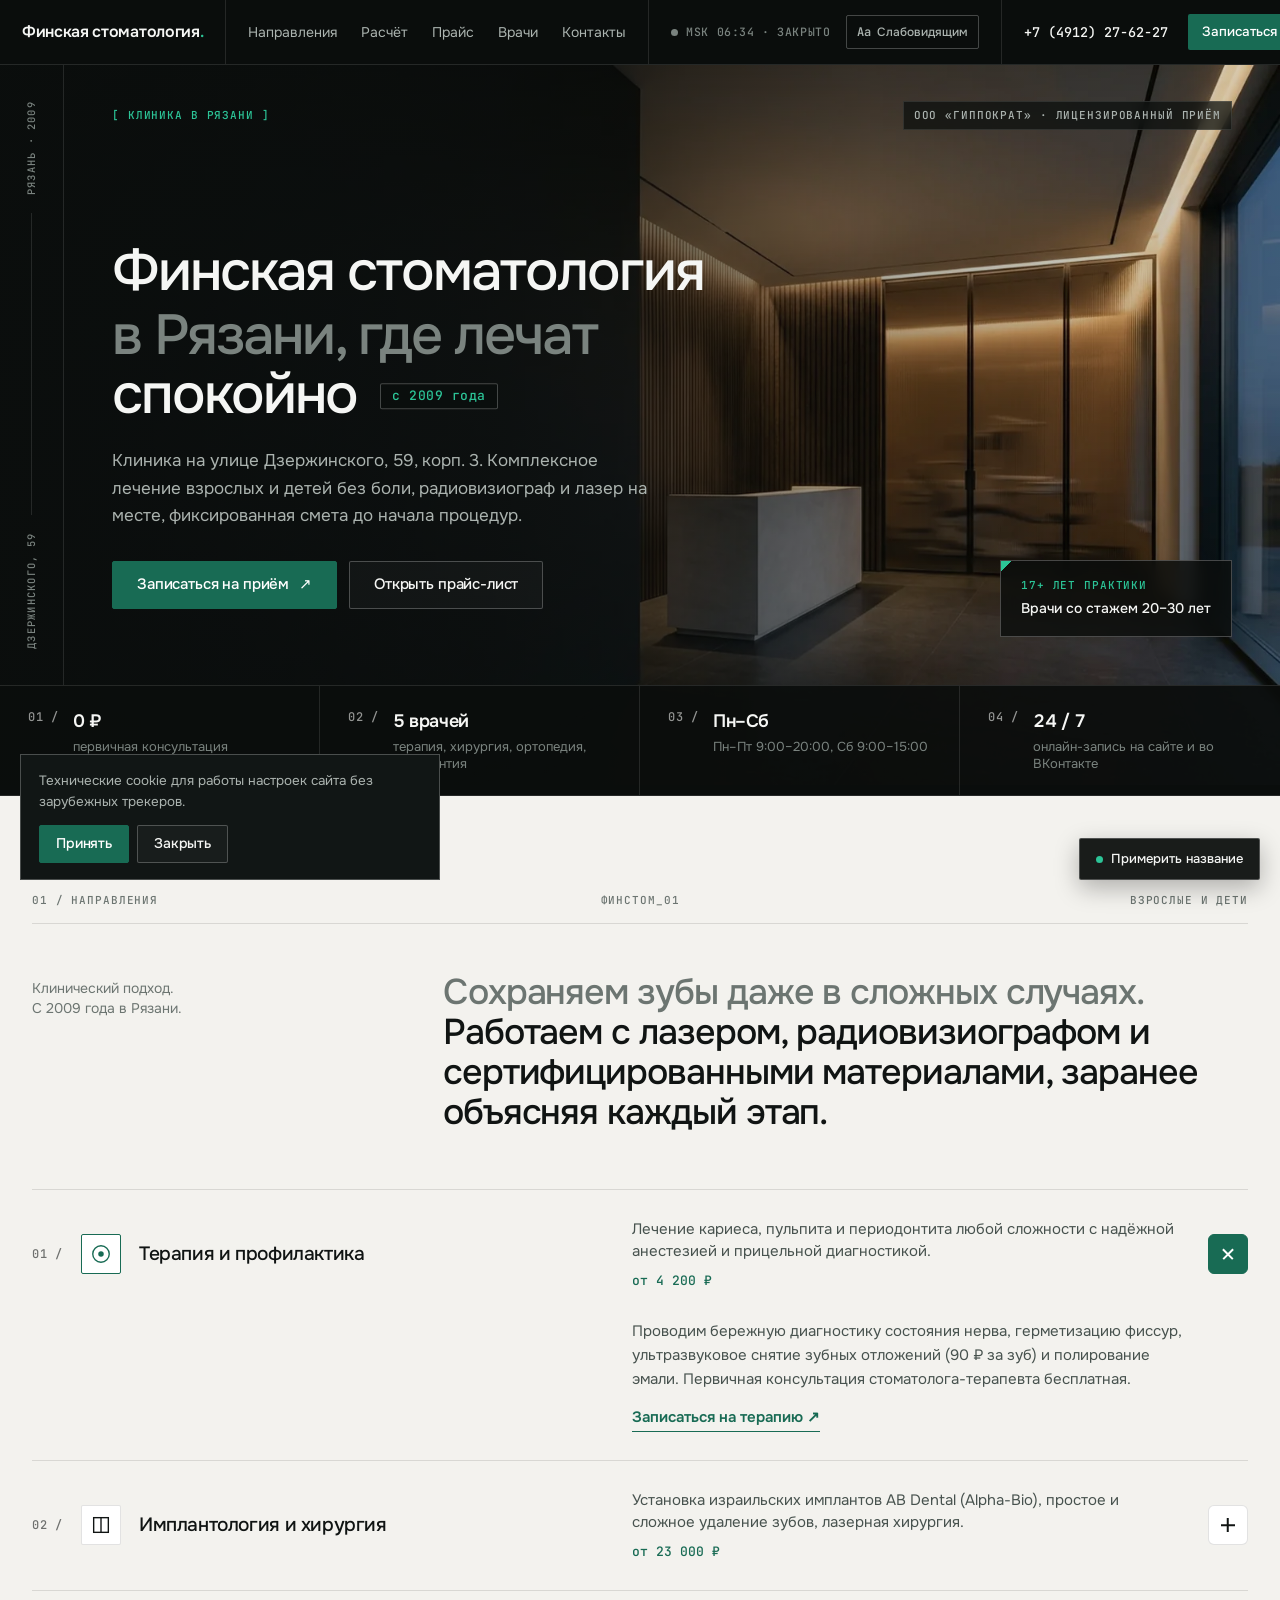
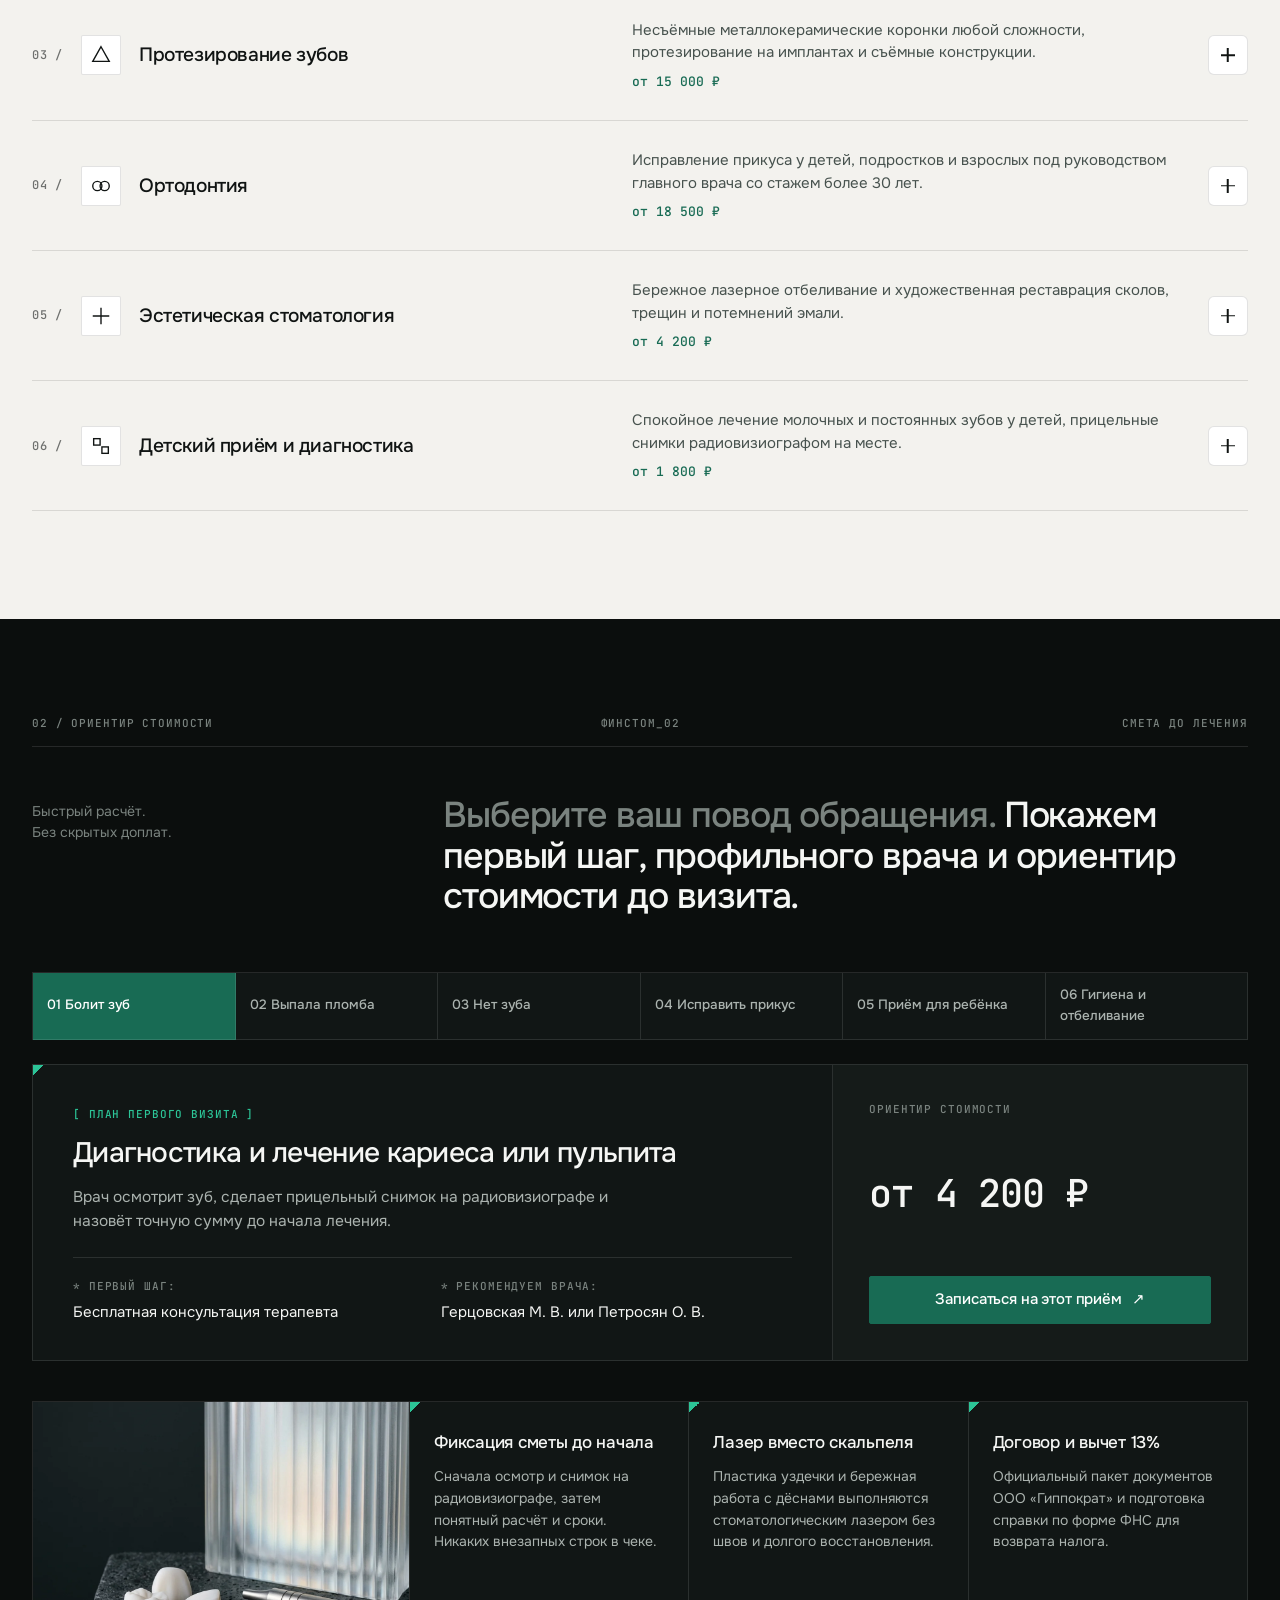
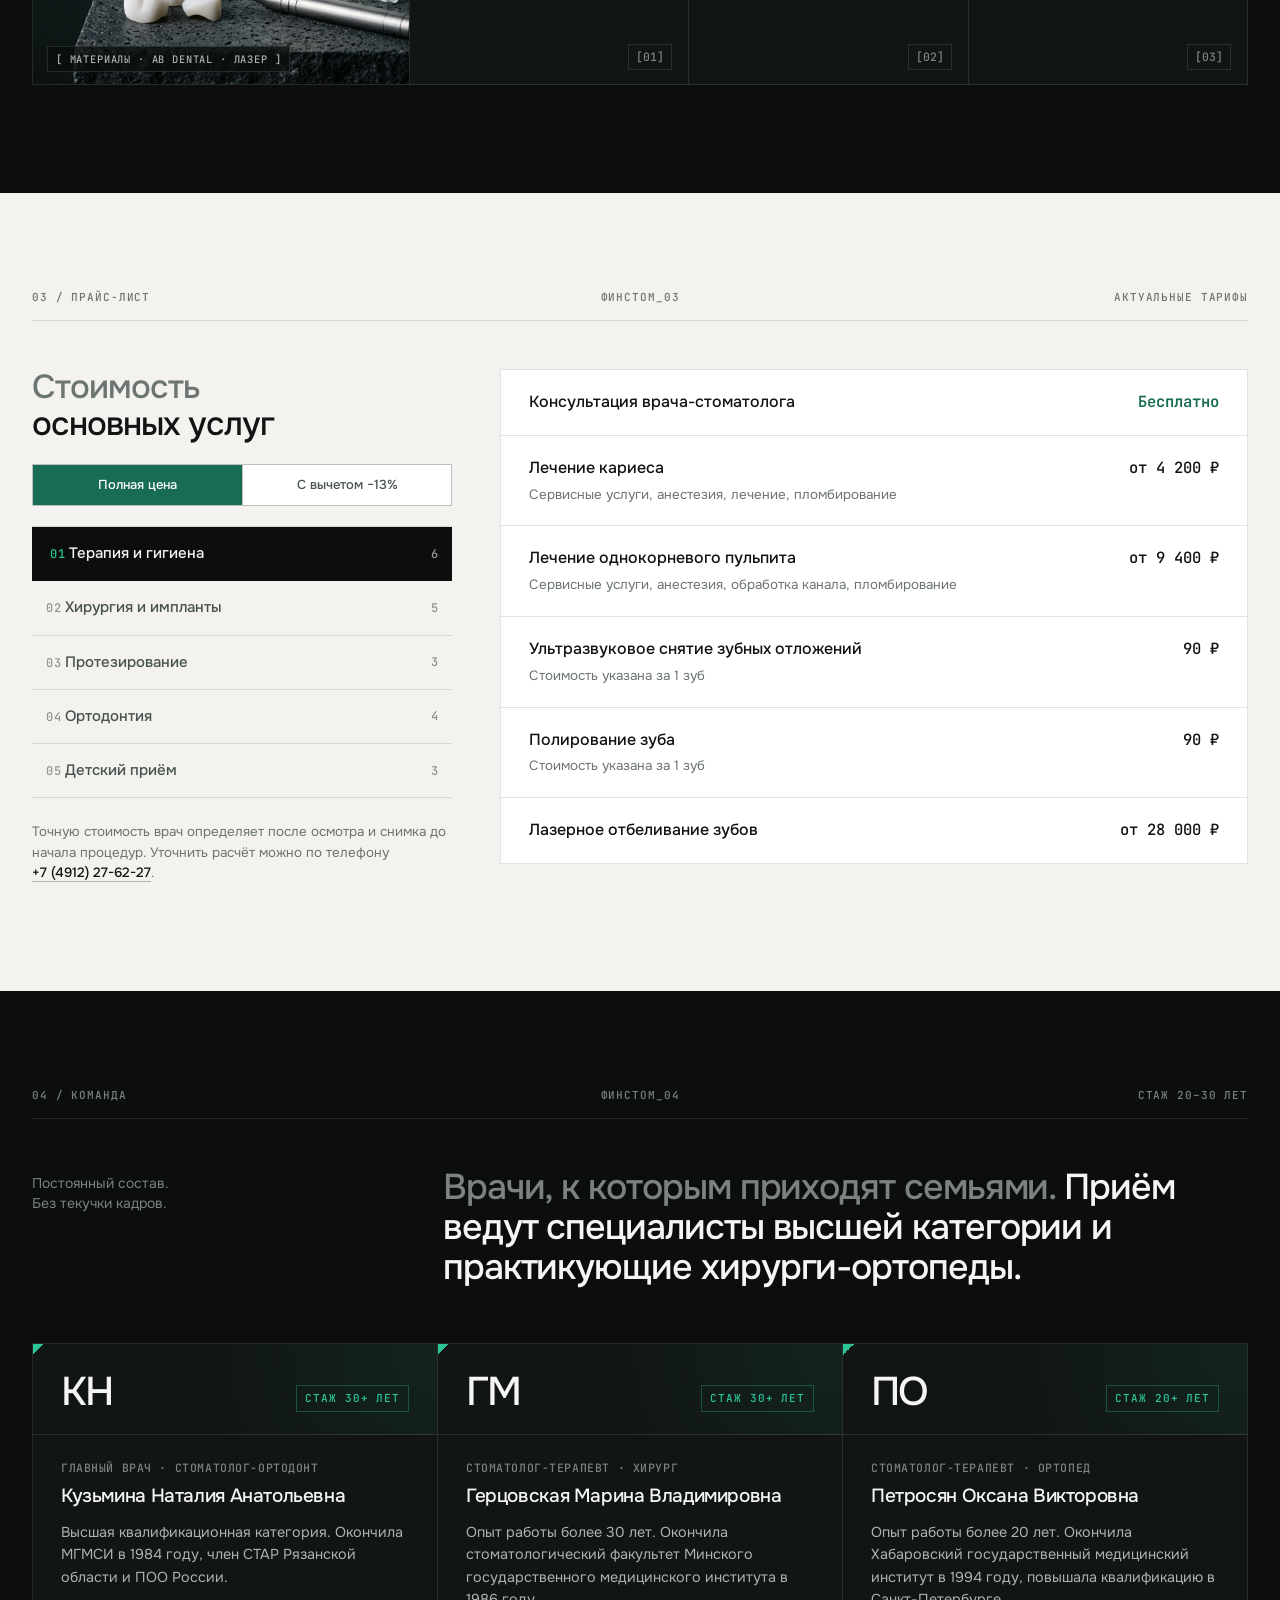
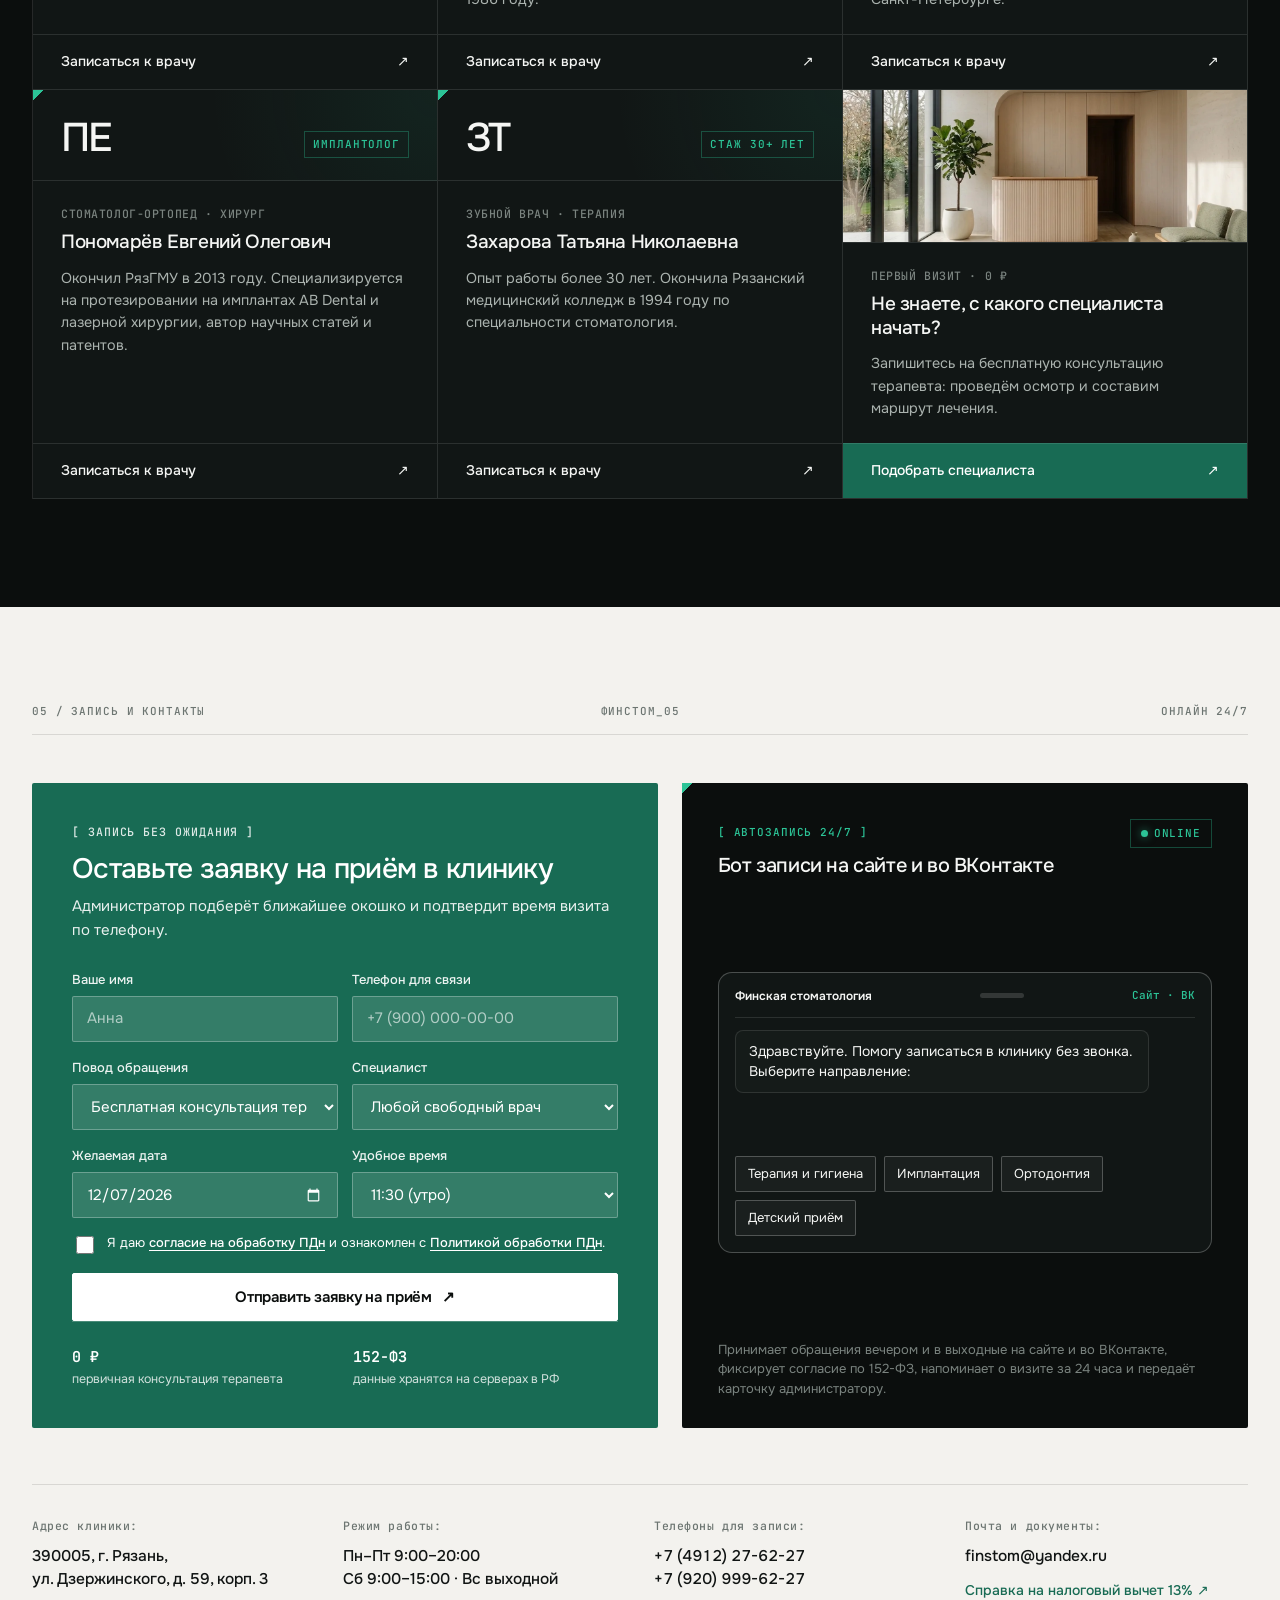
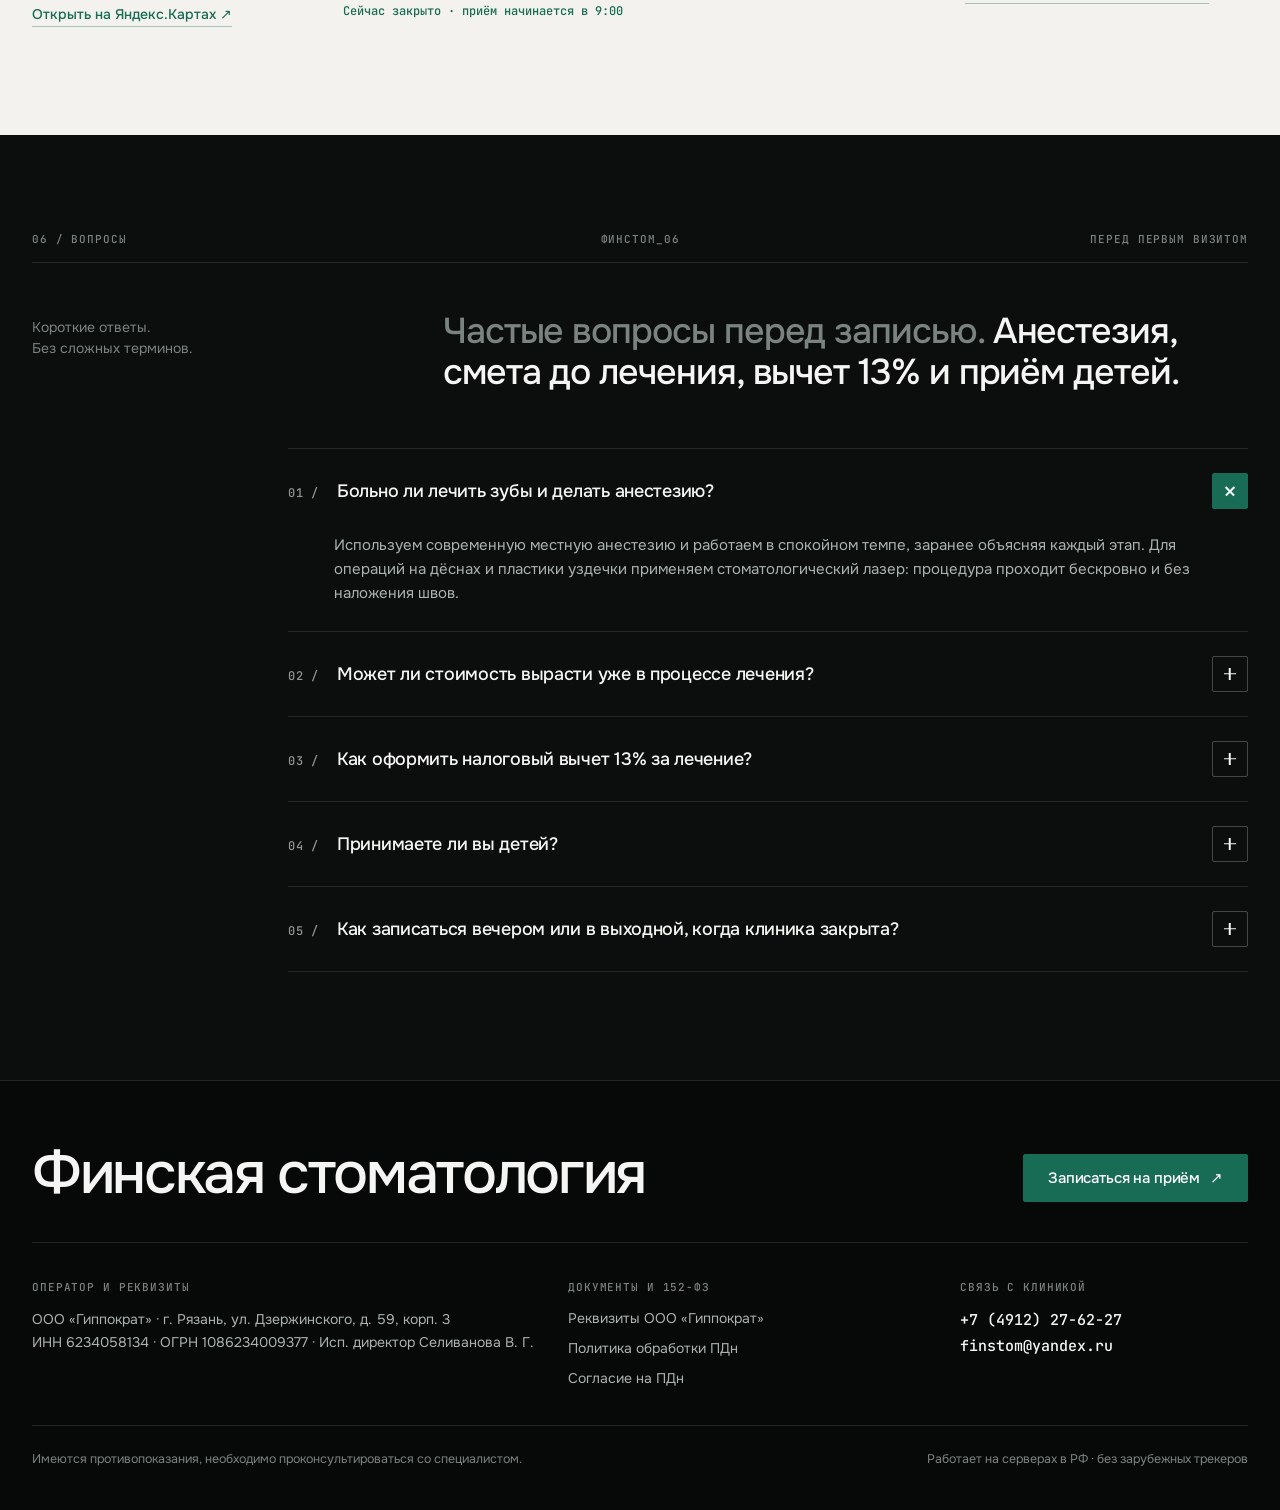
<file: finstom/index.html>
<!DOCTYPE html>
<html lang="ru">
<head>
  <meta charset="utf-8">
  <meta name="viewport" content="width=device-width, initial-scale=1">
  <title>Финская стоматология в Рязани: лечение и имплантация</title>
  <meta name="description" content="Стоматологическая клиника в Рязани на ул. Дзержинского, 59, корп. 3. Работаем с 2009 года. Терапия, имплантация AB Dental, ортодонтия и детский приём.">
  <link rel="canonical" href="https://smetagolosom.ru/finstom/">
  <link rel="icon" type="image/png" href="/favicon.png">
  <link rel="preload" as="image" href="./img/hero-arch.webp" fetchpriority="high">

  <meta property="og:type" content="website">
  <meta property="og:locale" content="ru_RU">
  <meta property="og:site_name" content="Финская стоматология">
  <meta property="og:title" content="Финская стоматология в Рязани: лечение и имплантация">
  <meta property="og:description" content="Клиника на ул. Дзержинского, 59, корп. 3. Врачи со стажем 20–30 лет. Бесплатная первичная консультация терапевта.">
  <meta property="og:url" content="https://smetagolosom.ru/finstom/">
  <meta property="og:image" content="https://smetagolosom.ru/finstom/img/og-preview.jpg">
  <meta property="og:image:width" content="1200">
  <meta property="og:image:height" content="630">

  <meta name="twitter:card" content="summary_large_image">
  <meta name="twitter:title" content="Финская стоматология в Рязани">
  <meta name="twitter:description" content="Стоматологическая клиника в Рязани на ул. Дзержинского, 59, корп. 3. Терапия, хирургия, имплантация и ортодонтия.">
  <meta name="twitter:image" content="https://smetagolosom.ru/finstom/img/og-preview.jpg">

  <link rel="stylesheet" href="/fonts/onest.css">
  <link rel="stylesheet" href="/fonts/fonts.css">
  <link rel="stylesheet" href="./style.css">

  <script id="clinicJsonLd" type="application/ld+json">
  {
    "@context": "https://schema.org",
    "@type": "Dentist",
    "name": "Финская стоматология",
    "url": "https://smetagolosom.ru/finstom/",
    "image": "https://smetagolosom.ru/finstom/img/og-preview.jpg",
    "priceRange": "₽₽",
    "telephone": "+7 (4912) 27-62-27",
    "email": "finstom@yandex.ru",
    "address": {
      "@type": "PostalAddress",
      "streetAddress": "ул. Дзержинского, д. 59, корп. 3",
      "addressLocality": "Рязань",
      "postalCode": "390005",
      "addressCountry": "RU"
    },
    "openingHours": ["Mo-Fr 09:00-20:00", "Sa 09:00-15:00"]
  }
  </script>
</head>
<body>
  <a class="skip-link" href="#main">Перейти к основному содержанию</a>

  <header class="site-header">
    <div class="header-grid">
      <a class="brand-cell" href="#top">
        <span class="brand-name" data-brand-name>Финская стоматология</span><span class="brand-dot" aria-hidden="true">.</span>
      </a>

      <nav class="nav-cell" aria-label="Основная навигация">
        <ul class="nav-list">
          <li><a class="nav-link" href="#services">Направления</a></li>
          <li><a class="nav-link" href="#estimator">Расчёт</a></li>
          <li><a class="nav-link" href="#prices">Прайс</a></li>
          <li><a class="nav-link" href="#doctors">Врачи</a></li>
          <li><a class="nav-link" href="#contacts">Контакты</a></li>
        </ul>
      </nav>

      <div class="meta-cell">
        <span class="live-clock" id="headerClock" aria-live="off">
          <span class="live-dot" id="headerLiveDot" aria-hidden="true"></span>
          <span id="headerClockText">MSK · ПН–СБ</span>
        </span>
        <button class="a11y-btn" type="button" data-a11y-toggle aria-pressed="false" title="Версия для слабовидящих">
          <span class="a11y-icon" aria-hidden="true">Аа</span>
          <span class="a11y-label">Слабовидящим</span>
        </button>
      </div>

      <div class="action-cell">
        <a class="phone-link" href="tel:+74912276227">+7 (4912) 27-62-27</a>
        <a class="header-cta" href="#booking">Записаться <span aria-hidden="true">↗</span></a>
        <button class="menu-toggle" id="menuToggle" type="button" aria-expanded="false" aria-controls="mobileDrawer" aria-label="Открыть меню">
          Меню
        </button>
      </div>
    </div>

    <div class="mobile-drawer" id="mobileDrawer" hidden>
      <ul class="mobile-nav-list">
        <li><a href="#services"><span class="mono-idx">01</span> Направления</a></li>
        <li><a href="#estimator"><span class="mono-idx">02</span> Ориентир стоимости</a></li>
        <li><a href="#prices"><span class="mono-idx">03</span> Прайс-лист</a></li>
        <li><a href="#doctors"><span class="mono-idx">04</span> Врачи клиники</a></li>
        <li><a href="#contacts"><span class="mono-idx">05</span> Контакты и запись</a></li>
      </ul>
      <div class="mobile-drawer-actions">
        <button class="a11y-btn a11y-btn-full" type="button" data-a11y-toggle aria-pressed="false">Версия для слабовидящих</button>
        <a class="btn btn-outline-dark" href="tel:+74912276227">+7 (4912) 27-62-27</a>
        <a class="btn btn-accent" href="#booking">Записаться на приём ↗</a>
      </div>
    </div>
  </header>

  <main id="main">
    <!-- HERO: Architectural Dark Obsidian + Full-Bleed Studio Dusk Interior (Sharnin AE Stone / EQUA) -->
    <section class="hero" id="top">
      <div class="hero-backdrop" aria-hidden="true">
        <picture>
          <source srcset="./img/hero-arch.webp 1600w" sizes="100vw" type="image/webp">
          <img class="hero-bg-img" src="./img/hero-arch.webp" width="1600" height="900" fetchpriority="high" alt="Архитектурная зона приёма Финской стоматологии в Рязани с отделкой из натурального камня, тёмного дуба и тёплой подсветкой">
        </picture>
        <div class="hero-scrim"></div>
      </div>

      <div class="hero-shell">
        <aside class="hero-rail" aria-hidden="true">
          <span class="rail-tag">РЯЗАНЬ · 2009</span>
          <span class="rail-line"></span>
          <span class="rail-tag">ДЗЕРЖИНСКОГО, 59</span>
        </aside>

        <div class="hero-body">
          <div class="hero-top-meta">
            <span class="bracket-tag">[ КЛИНИКА В РЯЗАНИ ]</span>
            <span class="hero-sub-meta">ООО «ГИППОКРАТ» · ЛИЦЕНЗИРОВАННЫЙ ПРИЁМ</span>
          </div>

          <div class="hero-content">
            <h1 class="hero-title">
              <span class="hero-line-1" data-brand-name>Финская стоматология</span>
              <span class="hero-line-2">
                <span class="tone-muted">в Рязани, где лечат</span> спокойно <span class="inline-badge">с 2009 года</span>
              </span>
            </h1>

            <p class="hero-lead">
              Клиника на улице Дзержинского, 59, корп. 3. Комплексное лечение взрослых и детей без боли, радиовизиограф и лазер на месте, фиксированная смета до начала процедур.
            </p>

            <div class="hero-actions">
              <a class="btn btn-accent" href="#booking">Записаться на приём <span aria-hidden="true">↗</span></a>
              <a class="btn btn-ghost-light" href="#prices">Открыть прайс-лист</a>
            </div>
          </div>

          <div class="hero-proof-corner">
            <span class="corner-notch" aria-hidden="true"></span>
            <span class="proof-kicker">17+ ЛЕТ ПРАКТИКИ</span>
            <span class="proof-val">Врачи со стажем 20–30 лет</span>
          </div>
        </div>
      </div>

      <div class="hero-telemetry">
        <div class="telemetry-cell">
          <span class="mono-idx">01 /</span>
          <div>
            <strong class="telemetry-num">0 ₽</strong>
            <span class="telemetry-label">первичная консультация терапевта</span>
          </div>
        </div>
        <div class="telemetry-cell">
          <span class="mono-idx">02 /</span>
          <div>
            <strong class="telemetry-num">5 врачей</strong>
            <span class="telemetry-label">терапия, хирургия, ортопедия, ортодонтия</span>
          </div>
        </div>
        <div class="telemetry-cell">
          <span class="mono-idx">03 /</span>
          <div>
            <strong class="telemetry-num">Пн–Сб</strong>
            <span class="telemetry-label">Пн–Пт 9:00–20:00, Сб 9:00–15:00</span>
          </div>
        </div>
        <div class="telemetry-cell telemetry-cell-action">
          <span class="mono-idx">04 /</span>
          <div>
            <strong class="telemetry-num">24 / 7</strong>
            <span class="telemetry-label">онлайн-запись на сайте и во ВКонтакте</span>
          </div>
        </div>
      </div>
    </section>

    <!-- SECTION 01: Directions — Light Alabaster + Only.digital 50/50 Expandable Hairline Rows + AVA Micro-Header -->
    <section class="section section-light" id="services">
      <div class="container">
        <div class="micro-bar micro-bar-light">
          <span>01 / НАПРАВЛЕНИЯ</span>
          <span>ФИНСТОМ_01</span>
          <span>ВЗРОСЛЫЕ И ДЕТИ</span>
        </div>

        <div class="statement-split">
          <p class="statement-caption">Клинический подход.<br>С 2009 года в Рязани.</p>
          <h2 class="statement-heading">
            <span class="tone-muted">Сохраняем зубы даже в сложных случаях.</span>
            <span class="tone-strong">Работаем с лазером, радиовизиографом и сертифицированными материалами, заранее объясняя каждый этап.</span>
          </h2>
        </div>

        <div class="accordion-list" id="servicesAccordion">
          <article class="acc-item is-open" data-acc-item>
            <button class="acc-trigger" type="button" aria-expanded="true" aria-controls="srvPanel1">
              <div class="acc-left">
                <span class="mono-idx">01 /</span>
                <span class="geo-mark" aria-hidden="true">
                  <svg width="22" height="22" viewBox="0 0 24 24" fill="none"><circle cx="12" cy="12" r="9" stroke="currentColor" stroke-width="1.5"/><circle cx="12" cy="12" r="3" fill="currentColor"/></svg>
                </span>
                <h3 class="acc-title">Терапия и профилактика</h3>
              </div>
              <div class="acc-right">
                <div class="acc-summary">
                  <p class="acc-lead">Лечение кариеса, пульпита и периодонтита любой сложности с надёжной анестезией и прицельной диагностикой.</p>
                  <span class="acc-price">от 4 200 ₽</span>
                </div>
                <span class="acc-toggle" aria-hidden="true"></span>
              </div>
            </button>
            <div class="acc-panel" id="srvPanel1">
              <div class="acc-panel-inner">
                <p>Проводим бережную диагностику состояния нерва, герметизацию фиссур, ультразвуковое снятие зубных отложений (90 ₽ за зуб) и полирование эмали. Первичная консультация стоматолога-терапевта бесплатная.</p>
                <div class="acc-panel-actions">
                  <button class="text-cta" type="button" data-book-doctor="Герцовская Марина Владимировна" data-book-reason="Лечение зуба или гигиена">Записаться на терапию ↗</button>
                </div>
              </div>
            </div>
          </article>

          <article class="acc-item" data-acc-item>
            <button class="acc-trigger" type="button" aria-expanded="false" aria-controls="srvPanel2">
              <div class="acc-left">
                <span class="mono-idx">02 /</span>
                <span class="geo-mark" aria-hidden="true">
                  <svg width="22" height="22" viewBox="0 0 24 24" fill="none"><rect x="4" y="4" width="16" height="16" stroke="currentColor" stroke-width="1.5"/><line x1="12" y1="4" x2="12" y2="20" stroke="currentColor" stroke-width="1.5"/></svg>
                </span>
                <h3 class="acc-title">Имплантология и хирургия</h3>
              </div>
              <div class="acc-right">
                <div class="acc-summary">
                  <p class="acc-lead">Установка израильских имплантов AB Dental (Alpha-Bio), простое и сложное удаление зубов, лазерная хирургия.</p>
                  <span class="acc-price">от 23 000 ₽</span>
                </div>
                <span class="acc-toggle" aria-hidden="true"></span>
              </div>
            </button>
            <div class="acc-panel" id="srvPanel2" hidden>
              <div class="acc-panel-inner">
                <p>Удаляем ретинированные восьмёрки и выполняем щадящие операции на дёснах и пластику уздечки губ и языка с помощью стоматологического лазера без швов и долгой реабилитации.</p>
                <div class="acc-panel-actions">
                  <button class="text-cta" type="button" data-book-doctor="Пономарёв Евгений Олегович" data-book-reason="Имплантация и протезирование">Записаться к хирургу-имплантологу ↗</button>
                </div>
              </div>
            </div>
          </article>

          <article class="acc-item" data-acc-item>
            <button class="acc-trigger" type="button" aria-expanded="false" aria-controls="srvPanel3">
              <div class="acc-left">
                <span class="mono-idx">03 /</span>
                <span class="geo-mark" aria-hidden="true">
                  <svg width="22" height="22" viewBox="0 0 24 24" fill="none"><polygon points="12,3 21,19 3,19" stroke="currentColor" stroke-width="1.5"/></svg>
                </span>
                <h3 class="acc-title">Протезирование зубов</h3>
              </div>
              <div class="acc-right">
                <div class="acc-summary">
                  <p class="acc-lead">Несъёмные металлокерамические коронки любой сложности, протезирование на имплантах и съёмные конструкции.</p>
                  <span class="acc-price">от 15 000 ₽</span>
                </div>
                <span class="acc-toggle" aria-hidden="true"></span>
              </div>
            </button>
            <div class="acc-panel" id="srvPanel3" hidden>
              <div class="acc-panel-inner">
                <p>Восстанавливаем зубной ряд коронками, протезами на имплантах и удобными съёмными протезами из импортной пластмассы или гибкого нейлона с точной подгонкой прикуса.</p>
                <div class="acc-panel-actions">
                  <button class="text-cta" type="button" data-book-doctor="Петросян Оксана Викторовна" data-book-reason="Имплантация и протезирование">Записаться к ортопеду ↗</button>
                </div>
              </div>
            </div>
          </article>

          <article class="acc-item" data-acc-item>
            <button class="acc-trigger" type="button" aria-expanded="false" aria-controls="srvPanel4">
              <div class="acc-left">
                <span class="mono-idx">04 /</span>
                <span class="geo-mark" aria-hidden="true">
                  <svg width="22" height="22" viewBox="0 0 24 24" fill="none"><circle cx="8" cy="12" r="5" stroke="currentColor" stroke-width="1.5"/><circle cx="16" cy="12" r="5" stroke="currentColor" stroke-width="1.5"/></svg>
                </span>
                <h3 class="acc-title">Ортодонтия</h3>
              </div>
              <div class="acc-right">
                <div class="acc-summary">
                  <p class="acc-lead">Исправление прикуса у детей, подростков и взрослых под руководством главного врача со стажем более 30 лет.</p>
                  <span class="acc-price">от 18 500 ₽</span>
                </div>
                <span class="acc-toggle" aria-hidden="true"></span>
              </div>
            </button>
            <div class="acc-panel" id="srvPanel4" hidden>
              <div class="acc-panel-inner">
                <p>Подбираем съёмные одночелюстные пластины, брекет-системы и надёжные ретенционные конструкции для закрепления результата с понятным графиком визитов.</p>
                <div class="acc-panel-actions">
                  <button class="text-cta" type="button" data-book-doctor="Кузьмина Наталия Анатольевна" data-book-reason="Ортодонтия">Записаться к ортодонту ↗</button>
                </div>
              </div>
            </div>
          </article>

          <article class="acc-item" data-acc-item>
            <button class="acc-trigger" type="button" aria-expanded="false" aria-controls="srvPanel5">
              <div class="acc-left">
                <span class="mono-idx">05 /</span>
                <span class="geo-mark" aria-hidden="true">
                  <svg width="22" height="22" viewBox="0 0 24 24" fill="none"><path d="M12 3V21M3 12H21" stroke="currentColor" stroke-width="1.5"/></svg>
                </span>
                <h3 class="acc-title">Эстетическая стоматология</h3>
              </div>
              <div class="acc-right">
                <div class="acc-summary">
                  <p class="acc-lead">Бережное лазерное отбеливание и художественная реставрация сколов, трещин и потемнений эмали.</p>
                  <span class="acc-price">от 4 200 ₽</span>
                </div>
                <span class="acc-toggle" aria-hidden="true"></span>
              </div>
            </button>
            <div class="acc-panel" id="srvPanel5" hidden>
              <div class="acc-panel-inner">
                <p>Восстанавливаем естественную анатомию и оттенок эмали без лишней обточки. Лазерное отбеливание проходит комфортно под контролем врача.</p>
                <div class="acc-panel-actions">
                  <button class="text-cta" type="button" data-book-doctor="Петросян Оксана Викторовна" data-book-reason="Лечение зуба или гигиена">Записаться на реставрацию ↗</button>
                </div>
              </div>
            </div>
          </article>

          <article class="acc-item" data-acc-item>
            <button class="acc-trigger" type="button" aria-expanded="false" aria-controls="srvPanel6">
              <div class="acc-left">
                <span class="mono-idx">06 /</span>
                <span class="geo-mark" aria-hidden="true">
                  <svg width="22" height="22" viewBox="0 0 24 24" fill="none"><rect x="4" y="4" width="7" height="7" stroke="currentColor" stroke-width="1.5"/><rect x="13" y="13" width="7" height="7" stroke="currentColor" stroke-width="1.5"/></svg>
                </span>
                <h3 class="acc-title">Детский приём и диагностика</h3>
              </div>
              <div class="acc-right">
                <div class="acc-summary">
                  <p class="acc-lead">Спокойное лечение молочных и постоянных зубов у детей, прицельные снимки радиовизиографом на месте.</p>
                  <span class="acc-price">от 1 800 ₽</span>
                </div>
                <span class="acc-toggle" aria-hidden="true"></span>
              </div>
            </button>
            <div class="acc-panel" id="srvPanel6" hidden>
              <div class="acc-panel-inner">
                <p>Проводим приём без спешки, чтобы у ребёнка сформировалось доверие к врачу. Прицельная диагностика на радиовизиографе выполняется в клинике с минимальной лучевой нагрузкой.</p>
                <div class="acc-panel-actions">
                  <button class="text-cta" type="button" data-book-doctor="Любой свободный врач" data-book-reason="Детский приём">Записать ребёнка на приём ↗</button>
                </div>
              </div>
            </div>
          </article>
        </div>
      </div>
    </section>

    <!-- SECTION 02: Estimator & Standards — Deep Obsidian (Sharnin AE Stone + EQUA) -->
    <section class="section section-dark" id="estimator">
      <div class="container">
        <div class="micro-bar micro-bar-dark">
          <span>02 / ОРИЕНТИР СТОИМОСТИ</span>
          <span>ФИНСТОМ_02</span>
          <span>СМЕТА ДО ЛЕЧЕНИЯ</span>
        </div>

        <div class="statement-split">
          <p class="statement-caption statement-caption-dark">Быстрый расчёт.<br>Без скрытых доплат.</p>
          <h2 class="statement-heading">
            <span class="tone-muted">Выберите ваш повод обращения.</span>
            <span class="tone-strong">Покажем первый шаг, профильного врача и ориентир стоимости до визита.</span>
          </h2>
        </div>

        <div class="estimator-chips" role="group" aria-label="Выбор повода обращения">
          <button class="chip-btn" type="button" data-estimate="pain" aria-pressed="true">01 Болит зуб</button>
          <button class="chip-btn" type="button" data-estimate="filling" aria-pressed="false">02 Выпала пломба</button>
          <button class="chip-btn" type="button" data-estimate="implant" aria-pressed="false">03 Нет зуба</button>
          <button class="chip-btn" type="button" data-estimate="braces" aria-pressed="false">04 Исправить прикус</button>
          <button class="chip-btn" type="button" data-estimate="kids" aria-pressed="false">05 Приём для ребёнка</button>
          <button class="chip-btn" type="button" data-estimate="hygiene" aria-pressed="false">06 Гигиена и отбеливание</button>
        </div>

        <div class="estimator-frame">
          <span class="corner-notch" aria-hidden="true"></span>
          <div class="estimator-main">
            <span class="bracket-tag">[ ПЛАН ПЕРВОГО ВИЗИТА ]</span>
            <h3 class="estimator-title" id="estTitle">Диагностика и лечение кариеса или пульпита</h3>
            <p class="estimator-desc" id="estDesc">Врач осмотрит зуб, сделает прицельный снимок на радиовизиографе и назовёт точную сумму до начала лечения.</p>
            <div class="estimator-specs">
              <div class="spec-row">
                <span class="spec-key">* ПЕРВЫЙ ШАГ:</span>
                <span class="spec-val" id="estStep">Бесплатная консультация терапевта</span>
              </div>
              <div class="spec-row">
                <span class="spec-key">* РЕКОМЕНДУЕМ ВРАЧА:</span>
                <span class="spec-val" id="estDoctor">Герцовская М. В. или Петросян О. В.</span>
              </div>
            </div>
          </div>

          <div class="estimator-price-box">
            <span class="spec-key">ОРИЕНТИР СТОИМОСТИ</span>
            <p class="estimator-price" id="estPrice">от 4 200 ₽</p>
            <button class="btn btn-accent btn-full" type="button" id="estBookBtn">Записаться на этот приём <span aria-hidden="true">↗</span></button>
          </div>
        </div>

        <!-- Sharnin AE Stone Materiality Visual + 3 Boxed Guarantee Cards [01]-[03] -->
        <div class="standards-grid">
          <figure class="material-frame">
            <picture>
              <source srcset="./img/detail-arch.webp 1200w" sizes="(max-width: 960px) 100vw, 420px" type="image/webp">
              <img src="./img/detail-arch.webp" width="1200" height="900" loading="lazy" alt="Макро-композиция современных керамических коронок и титанового инструмента на тёмном базальтовом камне">
            </picture>
            <figcaption class="material-caption">[ МАТЕРИАЛЫ · AB DENTAL · ЛАЗЕР ]</figcaption>
          </figure>

          <article class="guarantee-cell">
            <span class="corner-notch" aria-hidden="true"></span>
            <h3 class="guarantee-title">Фиксация сметы до начала</h3>
            <p class="guarantee-text">Сначала осмотр и снимок на радиовизиографе, затем понятный расчёт и сроки. Никаких внезапных строк в чеке.</p>
            <span class="box-idx" aria-hidden="true">[01]</span>
          </article>

          <article class="guarantee-cell">
            <span class="corner-notch" aria-hidden="true"></span>
            <h3 class="guarantee-title">Лазер вместо скальпеля</h3>
            <p class="guarantee-text">Пластика уздечки и бережная работа с дёснами выполняются стоматологическим лазером без швов и долгого восстановления.</p>
            <span class="box-idx" aria-hidden="true">[02]</span>
          </article>

          <article class="guarantee-cell">
            <span class="corner-notch" aria-hidden="true"></span>
            <h3 class="guarantee-title">Договор и вычет 13%</h3>
            <p class="guarantee-text">Официальный пакет документов ООО «Гиппократ» и подготовка справки по форме ФНС для возврата налога.</p>
            <span class="box-idx" aria-hidden="true">[03]</span>
          </article>
        </div>
      </div>
    </section>

    <!-- SECTION 03: Prices — Light Alabaster + Obys/Sharnin Sticky 35/65 Split -->
    <section class="section section-light" id="prices">
      <div class="container">
        <div class="micro-bar micro-bar-light">
          <span>03 / ПРАЙС-ЛИСТ</span>
          <span>ФИНСТОМ_03</span>
          <span>АКТУАЛЬНЫЕ ТАРИФЫ</span>
        </div>

        <div class="prices-layout">
          <div class="prices-rail">
            <h2 class="rail-heading">
              <span class="tone-muted">Стоимость</span><br>
              <span class="tone-strong">основных услуг</span>
            </h2>

            <div class="tax-toggle" id="priceTaxToggle" role="group" aria-label="Режим отображения цен">
              <button class="tax-toggle-btn" type="button" data-tax-mode="full" aria-pressed="true">Полная цена</button>
              <button class="tax-toggle-btn" type="button" data-tax-mode="tax13" aria-pressed="false">С вычетом −13%</button>
            </div>

            <div class="price-tabs-vertical" role="tablist" aria-label="Категории прайс-листа">
              <button class="vtab-btn" type="button" role="tab" aria-selected="true" data-price-tab="therapy">
                <span><span class="mono-idx">01</span> Терапия и гигиена</span>
                <span class="vtab-count">6</span>
              </button>
              <button class="vtab-btn" type="button" role="tab" aria-selected="false" data-price-tab="surgery">
                <span><span class="mono-idx">02</span> Хирургия и импланты</span>
                <span class="vtab-count">5</span>
              </button>
              <button class="vtab-btn" type="button" role="tab" aria-selected="false" data-price-tab="ortho">
                <span><span class="mono-idx">03</span> Протезирование</span>
                <span class="vtab-count">3</span>
              </button>
              <button class="vtab-btn" type="button" role="tab" aria-selected="false" data-price-tab="braces">
                <span><span class="mono-idx">04</span> Ортодонтия</span>
                <span class="vtab-count">4</span>
              </button>
              <button class="vtab-btn" type="button" role="tab" aria-selected="false" data-price-tab="kids">
                <span><span class="mono-idx">05</span> Детский приём</span>
                <span class="vtab-count">3</span>
              </button>
            </div>

            <p class="price-note" id="priceTaxNote">Точную стоимость врач определяет после осмотра и снимка до начала процедур. Уточнить расчёт можно по телефону <a class="inline-tel" href="tel:+74912276227">+7 (4912) 27-62-27</a>.</p>
          </div>

          <div class="prices-ledger">
            <div class="price-panel" role="tabpanel" data-price-panel="therapy">
              <ul class="price-list">
                <li class="price-row">
                  <div class="price-name">Консультация врача-стоматолога</div>
                  <div class="price-val price-val-free">Бесплатно</div>
                </li>
                <li class="price-row">
                  <div class="price-name">Лечение кариеса<span class="price-detail">Сервисные услуги, анестезия, лечение, пломбирование</span></div>
                  <div class="price-val" data-base-price="4200" data-prefix="от ">от 4 200 ₽</div>
                </li>
                <li class="price-row">
                  <div class="price-name">Лечение однокорневого пульпита<span class="price-detail">Сервисные услуги, анестезия, обработка канала, пломбирование</span></div>
                  <div class="price-val" data-base-price="9400" data-prefix="от ">от 9 400 ₽</div>
                </li>
                <li class="price-row">
                  <div class="price-name">Ультразвуковое снятие зубных отложений<span class="price-detail">Стоимость указана за 1 зуб</span></div>
                  <div class="price-val" data-base-price="90" data-prefix="">90 ₽</div>
                </li>
                <li class="price-row">
                  <div class="price-name">Полирование зуба<span class="price-detail">Стоимость указана за 1 зуб</span></div>
                  <div class="price-val" data-base-price="90" data-prefix="">90 ₽</div>
                </li>
                <li class="price-row">
                  <div class="price-name">Лазерное отбеливание зубов</div>
                  <div class="price-val" data-base-price="28000" data-prefix="от ">от 28 000 ₽</div>
                </li>
              </ul>
            </div>

            <div class="price-panel" role="tabpanel" data-price-panel="surgery" hidden>
              <ul class="price-list">
                <li class="price-row">
                  <div class="price-name">Удаление зуба простое<span class="price-detail">Сервисные услуги, анестезия, удаление, обработка лунки</span></div>
                  <div class="price-val" data-base-price="2800" data-prefix="от ">от 2 800 ₽</div>
                </li>
                <li class="price-row">
                  <div class="price-name">Удаление ретинированного зуба</div>
                  <div class="price-val" data-base-price="7000" data-prefix="от ">от 7 000 ₽</div>
                </li>
                <li class="price-row">
                  <div class="price-name">Лазерная пластика уздечки языка или губ<span class="price-detail">Щадящая процедура без швов</span></div>
                  <div class="price-val" data-base-price="5000" data-prefix="от ">от 5 000 ₽</div>
                </li>
                <li class="price-row">
                  <div class="price-name">Установка 1 импланта AB Dental (Израиль)</div>
                  <div class="price-val" data-base-price="23000" data-prefix="от ">от 23 000 ₽</div>
                </li>
                <li class="price-row">
                  <div class="price-name">Протезирование на базе импланта</div>
                  <div class="price-val" data-base-price="38000" data-prefix="от ">от 38 000 ₽</div>
                </li>
              </ul>
            </div>

            <div class="price-panel" role="tabpanel" data-price-panel="ortho" hidden>
              <ul class="price-list">
                <li class="price-row">
                  <div class="price-name">Установка 1 металлокерамической коронки<span class="price-detail">Сервисные услуги, анестезия, снятие слепков, изготовление и фиксация</span></div>
                  <div class="price-val" data-base-price="15000" data-prefix="от ">от 15 000 ₽</div>
                </li>
                <li class="price-row">
                  <div class="price-name">Съёмный протез из импортной пластмассы</div>
                  <div class="price-val" data-base-price="16000" data-prefix="от ">от 16 000 ₽</div>
                </li>
                <li class="price-row">
                  <div class="price-name">Съёмный протез из нейлона</div>
                  <div class="price-val" data-base-price="41000" data-prefix="от ">от 41 000 ₽</div>
                </li>
              </ul>
            </div>

            <div class="price-panel" role="tabpanel" data-price-panel="braces" hidden>
              <ul class="price-list">
                <li class="price-row">
                  <div class="price-name">Консультация врача-ортодонта</div>
                  <div class="price-val" data-base-price="1200" data-prefix="">1 200 ₽</div>
                </li>
                <li class="price-row">
                  <div class="price-name">Лечение съёмной одночелюстной пластиной</div>
                  <div class="price-val" data-base-price="18500" data-prefix="от ">от 18 500 ₽</div>
                </li>
                <li class="price-row">
                  <div class="price-name">Фиксация брекетов на 1 челюсть</div>
                  <div class="price-val" data-base-price="48000" data-prefix="от ">от 48 000 ₽</div>
                </li>
                <li class="price-row">
                  <div class="price-name">Фиксация ретейнера на 6 зубов</div>
                  <div class="price-val" data-base-price="9400" data-prefix="от ">от 9 400 ₽</div>
                </li>
              </ul>
            </div>

            <div class="price-panel" role="tabpanel" data-price-panel="kids" hidden>
              <ul class="price-list">
                <li class="price-row">
                  <div class="price-name">Лечение молочного зуба</div>
                  <div class="price-val" data-base-price="1800" data-prefix="от ">от 1 800 ₽</div>
                </li>
                <li class="price-row">
                  <div class="price-name">Удаление молочного зуба</div>
                  <div class="price-val" data-base-price="1500" data-prefix="от ">от 1 500 ₽</div>
                </li>
                <li class="price-row">
                  <div class="price-name">Лечение пульпита молочного зуба</div>
                  <div class="price-val" data-base-price="2800" data-prefix="от ">от 2 800 ₽</div>
                </li>
              </ul>
            </div>
          </div>
        </div>
      </div>
    </section>

    <!-- SECTION 04: Doctors — Deep Obsidian Strict 1px Architectural Grid (Sharnin AE Stone Team Grid) -->
    <section class="section section-dark" id="doctors">
      <div class="container">
        <div class="micro-bar micro-bar-dark">
          <span>04 / КОМАНДА</span>
          <span>ФИНСТОМ_04</span>
          <span>СТАЖ 20–30 ЛЕТ</span>
        </div>

        <div class="statement-split">
          <p class="statement-caption statement-caption-dark">Постоянный состав.<br>Без текучки кадров.</p>
          <h2 class="statement-heading">
            <span class="tone-muted">Врачи, к которым приходят семьями.</span>
            <span class="tone-strong">Приём ведут специалисты высшей категории и практикующие хирурги-ортопеды.</span>
          </h2>
        </div>

        <div class="doctors-grid">
          <article class="doctor-cell">
            <span class="corner-notch" aria-hidden="true"></span>
            <div class="doctor-plaque">
              <span class="doctor-monogram" aria-hidden="true">КН</span>
              <span class="doctor-exp">СТАЖ 30+ ЛЕТ</span>
            </div>
            <div class="doctor-body">
              <p class="doctor-role">Главный врач · стоматолог-ортодонт</p>
              <h3 class="doctor-name">Кузьмина Наталия Анатольевна</h3>
              <p class="doctor-meta">Высшая квалификационная категория. Окончила МГМСИ в 1984 году, член СТАР Рязанской области и ПОО России.</p>
            </div>
            <button class="doctor-cta" type="button" data-book-doctor="Кузьмина Наталия Анатольевна" data-book-reason="Ортодонтия">
              <span>Записаться к врачу</span>
              <span aria-hidden="true">↗</span>
            </button>
          </article>

          <article class="doctor-cell">
            <span class="corner-notch" aria-hidden="true"></span>
            <div class="doctor-plaque">
              <span class="doctor-monogram" aria-hidden="true">ГМ</span>
              <span class="doctor-exp">СТАЖ 30+ ЛЕТ</span>
            </div>
            <div class="doctor-body">
              <p class="doctor-role">Стоматолог-терапевт · хирург</p>
              <h3 class="doctor-name">Герцовская Марина Владимировна</h3>
              <p class="doctor-meta">Опыт работы более 30 лет. Окончила стоматологический факультет Минского государственного медицинского института в 1986 году.</p>
            </div>
            <button class="doctor-cta" type="button" data-book-doctor="Герцовская Марина Владимировна" data-book-reason="Лечение зуба или гигиена">
              <span>Записаться к врачу</span>
              <span aria-hidden="true">↗</span>
            </button>
          </article>

          <article class="doctor-cell">
            <span class="corner-notch" aria-hidden="true"></span>
            <div class="doctor-plaque">
              <span class="doctor-monogram" aria-hidden="true">ПО</span>
              <span class="doctor-exp">СТАЖ 20+ ЛЕТ</span>
            </div>
            <div class="doctor-body">
              <p class="doctor-role">Стоматолог-терапевт · ортопед</p>
              <h3 class="doctor-name">Петросян Оксана Викторовна</h3>
              <p class="doctor-meta">Опыт работы более 20 лет. Окончила Хабаровский государственный медицинский институт в 1994 году, повышала квалификацию в Санкт-Петербурге.</p>
            </div>
            <button class="doctor-cta" type="button" data-book-doctor="Петросян Оксана Викторовна" data-book-reason="Лечение зуба или гигиена">
              <span>Записаться к врачу</span>
              <span aria-hidden="true">↗</span>
            </button>
          </article>

          <article class="doctor-cell">
            <span class="corner-notch" aria-hidden="true"></span>
            <div class="doctor-plaque">
              <span class="doctor-monogram" aria-hidden="true">ПЕ</span>
              <span class="doctor-exp">ИМПЛАНТОЛОГ</span>
            </div>
            <div class="doctor-body">
              <p class="doctor-role">Стоматолог-ортопед · хирург</p>
              <h3 class="doctor-name">Пономарёв Евгений Олегович</h3>
              <p class="doctor-meta">Окончил РязГМУ в 2013 году. Специализируется на протезировании на имплантах AB Dental и лазерной хирургии, автор научных статей и патентов.</p>
            </div>
            <button class="doctor-cta" type="button" data-book-doctor="Пономарёв Евгений Олегович" data-book-reason="Имплантация и протезирование">
              <span>Записаться к врачу</span>
              <span aria-hidden="true">↗</span>
            </button>
          </article>

          <article class="doctor-cell">
            <span class="corner-notch" aria-hidden="true"></span>
            <div class="doctor-plaque">
              <span class="doctor-monogram" aria-hidden="true">ЗТ</span>
              <span class="doctor-exp">СТАЖ 30+ ЛЕТ</span>
            </div>
            <div class="doctor-body">
              <p class="doctor-role">Зубной врач · терапия</p>
              <h3 class="doctor-name">Захарова Татьяна Николаевна</h3>
              <p class="doctor-meta">Опыт работы более 30 лет. Окончила Рязанский медицинский колледж в 1994 году по специальности стоматология.</p>
            </div>
            <button class="doctor-cta" type="button" data-book-doctor="Захарова Татьяна Николаевна" data-book-reason="Консультация терапевта">
              <span>Записаться к врачу</span>
              <span aria-hidden="true">↗</span>
            </button>
          </article>

          <article class="doctor-cell doctor-cell-feature">
            <figure class="lounge-thumb">
              <picture>
                <source srcset="./img/clinic-hero.webp 1200w" sizes="(max-width: 960px) 100vw, 380px" type="image/webp">
                <img src="./img/clinic-hero.webp" width="1200" height="900" loading="lazy" alt="Светлая зона ожидания стоматологической клиники со скандинавской отделкой из дерева и камня">
              </picture>
            </figure>
            <div class="doctor-body">
              <p class="doctor-role">ПЕРВЫЙ ВИЗИТ · 0 ₽</p>
              <h3 class="doctor-name">Не знаете, с какого специалиста начать?</h3>
              <p class="doctor-meta">Запишитесь на бесплатную консультацию терапевта: проведём осмотр и составим маршрут лечения.</p>
            </div>
            <button class="doctor-cta doctor-cta-accent" type="button" data-book-doctor="Любой свободный врач" data-book-reason="Консультация терапевта">
              <span>Подобрать специалиста</span>
              <span aria-hidden="true">↗</span>
            </button>
          </article>
        </div>
      </div>
    </section>

    <!-- SECTION 05: Conversion Split (Sharnin AE Stone Solid Accent Block + Live Smartphone 24/7 Bot) + Obys Contacts Directory -->
    <section class="section section-light" id="contacts">
      <div class="container">
        <div class="micro-bar micro-bar-light">
          <span>05 / ЗАПИСЬ И КОНТАКТЫ</span>
          <span>ФИНСТОМ_05</span>
          <span>ОНЛАЙН 24/7</span>
        </div>

        <div class="conversion-split" id="booking">
          <!-- Solid Accent Form Block (Sharnin AE Stone Conversion Card) -->
          <div class="accent-form-card">
            <span class="accent-kicker">[ ЗАПИСЬ БЕЗ ОЖИДАНИЯ ]</span>
            <h2 class="accent-heading">Оставьте заявку на приём в клинику</h2>
            <p class="accent-lead">Администратор подберёт ближайшее окошко и подтвердит время визита по телефону.</p>

            <form class="booking-form" id="bookingForm" method="post">
              <div class="form-row-2">
                <div class="field-group">
                  <label class="field-label" for="patientName">Ваше имя</label>
                  <input class="field-input" id="patientName" name="name" type="text" autocomplete="name" placeholder="Анна" required>
                </div>
                <div class="field-group">
                  <label class="field-label" for="patientPhone">Телефон для связи</label>
                  <input class="field-input" id="patientPhone" name="tel" type="tel" autocomplete="tel" placeholder="+7 (900) 000-00-00" required>
                </div>
              </div>

              <div class="form-row-2">
                <div class="field-group">
                  <label class="field-label" for="patientReason">Повод обращения</label>
                  <select class="field-input" id="patientReason" name="reason">
                    <option value="Консультация терапевта">Бесплатная консультация терапевта</option>
                    <option value="Лечение зуба или гигиена">Лечение зуба или гигиена</option>
                    <option value="Имплантация и протезирование">Имплантация или протезирование</option>
                    <option value="Ортодонтия">Консультация ортодонта</option>
                    <option value="Детский приём">Детский приём</option>
                  </select>
                </div>
                <div class="field-group">
                  <label class="field-label" for="patientDoctor">Специалист</label>
                  <select class="field-input" id="patientDoctor" name="doctor">
                    <option value="Любой свободный врач">Любой свободный врач</option>
                    <option value="Кузьмина Наталия Анатольевна">Кузьмина Н. А. (ортодонт)</option>
                    <option value="Герцовская Марина Владимировна">Герцовская М. В. (терапевт, хирург)</option>
                    <option value="Петросян Оксана Викторовна">Петросян О. В. (терапевт, ортопед)</option>
                    <option value="Пономарёв Евгений Олегович">Пономарёв Е. О. (ортопед, хирург)</option>
                    <option value="Захарова Татьяна Николаевна">Захарова Т. Н. (зубной врач)</option>
                  </select>
                </div>
              </div>

              <div class="form-row-2">
                <div class="field-group">
                  <label class="field-label" for="patientDate">Желаемая дата</label>
                  <input class="field-input" id="patientDate" name="date" type="date">
                </div>
                <div class="field-group">
                  <label class="field-label" for="patientSlot">Удобное время</label>
                  <select class="field-input" id="patientSlot" name="slot">
                    <option value="09:30">09:30 (утро)</option>
                    <option value="11:30" selected>11:30 (утро)</option>
                    <option value="14:00">14:00 (день)</option>
                    <option value="16:30">16:30 (день)</option>
                    <option value="18:30">18:30 (вечер)</option>
                  </select>
                </div>
              </div>

              <label class="consent-row" for="consentCheck">
                <input id="consentCheck" type="checkbox" required>
                <span>
                  Я даю <button class="inline-link-btn inline-link-light" type="button" data-open-dialog="consentDialog">согласие на обработку ПДн</button> и ознакомлен с <button class="inline-link-btn inline-link-light" type="button" data-open-dialog="privacyDialog">Политикой обработки ПДн</button>.
                </span>
              </label>

              <button class="btn btn-white btn-full" type="submit">Отправить заявку на приём <span aria-hidden="true">↗</span></button>
              <div class="form-status-box" id="formStatusBox" role="status" hidden>
                <p class="form-status-text" id="formStatus"></p>
                <button class="ics-btn" id="formIcsBtn" type="button">Добавить визит в календарь (.ics) ↗</button>
              </div>
            </form>

            <div class="accent-card-foot">
              <div>
                <span class="accent-foot-num">0 ₽</span>
                <span class="accent-foot-lbl">первичная консультация терапевта</span>
              </div>
              <div>
                <span class="accent-foot-num">152-ФЗ</span>
                <span class="accent-foot-lbl">данные хранятся на серверах в РФ</span>
              </div>
            </div>
          </div>

          <!-- Dark Obsidian Panel with Live Interactive Smartphone 24/7 Bot (Site + VK only) -->
          <div class="bot-showcase-card">
            <span class="corner-notch" aria-hidden="true"></span>
            <div class="bot-showcase-head">
              <div>
                <span class="bracket-tag">[ АВТОЗАПИСЬ 24/7 ]</span>
                <h3 class="bot-showcase-title">Бот записи на сайте и во ВКонтакте</h3>
              </div>
              <span class="bot-online-badge"><span class="live-dot live-dot-on" aria-hidden="true"></span>ONLINE</span>
            </div>

            <div class="phone-frame">
              <div class="phone-topbar" aria-hidden="true">
                <span class="phone-brand" data-brand-name>Финская стоматология</span>
                <span class="phone-notch"></span>
                <span class="phone-channel">Сайт · ВК</span>
              </div>
              <div class="bot-dialog" id="botDialog" aria-live="polite"></div>
              <div class="bot-controls-wrap" id="botControls"></div>
            </div>

            <p class="bot-note">Принимает обращения вечером и в выходные на сайте и во ВКонтакте, фиксирует согласие по 152-ФЗ, напоминает о визите за 24 часа и передаёт карточку администратору.</p>
          </div>
        </div>

        <!-- Obys-style Swiss Unbordered Metadata Directory for Contacts -->
        <div class="contacts-directory">
          <div class="dir-col">
            <span class="dir-label">Адрес клиники:</span>
            <p class="dir-value">390005, г. Рязань,<br>ул. Дзержинского, д. 59, корп. 3</p>
            <a class="dir-link" href="https://yandex.ru/maps/11/ryazan/?text=%D0%A4%D0%B8%D0%BD%D1%81%D0%BA%D0%B0%D1%8F%20%D1%81%D1%82%D0%BE%D0%BC%D0%B0%D1%82%D0%BE%D0%BB%D0%BE%D0%B3%D0%B8%D1%8F%20%D0%A0%D1%8F%D0%B7%D0%B0%D0%BD%D1%8C%20%D0%94%D0%B7%D0%B5%D1%80%D0%B6%D0%B8%D0%BD%D1%81%D0%BA%D0%BE%D0%B3%D0%BE%2059" target="_blank" rel="noopener noreferrer">Открыть на Яндекс.Картах ↗</a>
          </div>

          <div class="dir-col">
            <span class="dir-label">Режим работы:</span>
            <p class="dir-value">Пн–Пт 9:00–20:00<br>Сб 9:00–15:00 · Вс выходной</p>
            <span class="hours-state" id="clinicHoursState"></span>
          </div>

          <div class="dir-col">
            <span class="dir-label">Телефоны для записи:</span>
            <p class="dir-value">
              <a class="dir-tel" href="tel:+74912276227">+7 (4912) 27-62-27</a><br>
              <a class="dir-tel" href="tel:+79209996227">+7 (920) 999-62-27</a>
            </p>
          </div>

          <div class="dir-col">
            <span class="dir-label">Почта и документы:</span>
            <p class="dir-value"><a class="dir-tel" href="mailto:finstom@yandex.ru">finstom@yandex.ru</a></p>
            <button class="dir-link dir-link-btn" type="button" data-open-dialog="taxDialog">Справка на налоговый вычет 13% ↗</button>
          </div>
        </div>
      </div>
    </section>

    <!-- SECTION 06: Architectural FAQ Accordion (Dark Obsidian before Footer) -->
    <section class="section section-dark" id="faq">
      <div class="container">
        <div class="micro-bar micro-bar-dark">
          <span>06 / ВОПРОСЫ</span>
          <span>ФИНСТОМ_06</span>
          <span>ПЕРЕД ПЕРВЫМ ВИЗИТОМ</span>
        </div>

        <div class="statement-split">
          <p class="statement-caption statement-caption-dark">Короткие ответы.<br>Без сложных терминов.</p>
          <h2 class="statement-heading">
            <span class="tone-muted">Частые вопросы перед записью.</span>
            <span class="tone-strong">Анестезия, смета до лечения, вычет 13% и приём детей.</span>
          </h2>
        </div>

        <div class="faq-list" id="faqList">
          <article class="faq-item is-open" data-faq-item>
            <button class="faq-trigger" type="button" aria-expanded="true" aria-controls="faqPanel1">
              <span class="faq-left">
                <span class="mono-idx">01 /</span>
                <span class="faq-q">Больно ли лечить зубы и делать анестезию?</span>
              </span>
              <span class="faq-toggle" aria-hidden="true"></span>
            </button>
            <div class="faq-panel" id="faqPanel1">
              <p>Используем современную местную анестезию и работаем в спокойном темпе, заранее объясняя каждый этап. Для операций на дёснах и пластики уздечки применяем стоматологический лазер: процедура проходит бескровно и без наложения швов.</p>
            </div>
          </article>

          <article class="faq-item" data-faq-item>
            <button class="faq-trigger" type="button" aria-expanded="false" aria-controls="faqPanel2">
              <span class="faq-left">
                <span class="mono-idx">02 /</span>
                <span class="faq-q">Может ли стоимость вырасти уже в процессе лечения?</span>
              </span>
              <span class="faq-toggle" aria-hidden="true"></span>
            </button>
            <div class="faq-panel" id="faqPanel2" hidden>
              <p>Нет. Первичная консультация стоматолога-терапевта бесплатная: врач осматривает зуб, при необходимости делает прицельный снимок на радиовизиографе на месте и называет точную сумму до начала процедур.</p>
            </div>
          </article>

          <article class="faq-item" data-faq-item>
            <button class="faq-trigger" type="button" aria-expanded="false" aria-controls="faqPanel3">
              <span class="faq-left">
                <span class="mono-idx">03 /</span>
                <span class="faq-q">Как оформить налоговый вычет 13% за лечение?</span>
              </span>
              <span class="faq-toggle" aria-hidden="true"></span>
            </button>
            <div class="faq-panel" id="faqPanel3" hidden>
              <p>Клиника ООО «Гиппократ» работает по официальной медицинской лицензии, выдаёт договор и чеки. Вы можете <button class="faq-inline-btn" type="button" data-open-dialog="taxDialog">запросить справку по форме ФНС онлайн ↗</button>, и администратор подготовит документ к вашему визиту.</p>
            </div>
          </article>

          <article class="faq-item" data-faq-item>
            <button class="faq-trigger" type="button" aria-expanded="false" aria-controls="faqPanel4">
              <span class="faq-left">
                <span class="mono-idx">04 /</span>
                <span class="faq-q">Принимаете ли вы детей?</span>
              </span>
              <span class="faq-toggle" aria-hidden="true"></span>
            </button>
            <div class="faq-panel" id="faqPanel4" hidden>
              <p>Да, ведём бережный детский приём: лечим молочные и постоянные зубы, делаем герметизацию фиссур и лазерную пластику уздечки губ и языка в спокойной обстановке, чтобы у ребёнка не формировался страх врача.</p>
            </div>
          </article>

          <article class="faq-item" data-faq-item>
            <button class="faq-trigger" type="button" aria-expanded="false" aria-controls="faqPanel5">
              <span class="faq-left">
                <span class="mono-idx">05 /</span>
                <span class="faq-q">Как записаться вечером или в выходной, когда клиника закрыта?</span>
              </span>
              <span class="faq-toggle" aria-hidden="true"></span>
            </button>
            <div class="faq-panel" id="faqPanel5" hidden>
              <p>Оставьте заявку в форме выше или пройдите 3 шага в боте 24/7 на сайте и во ВКонтакте. После записи вы сразу скачаете напоминание в календарь телефона (.ics), а администратор подтвердит точное окошко в начале рабочего дня.</p>
            </div>
          </article>
        </div>
      </div>
    </section>
  </main>

  <!-- MONUMENTAL ARCHITECTURAL FOOTER (Only.digital + AE Stone) -->
  <footer class="site-footer">
    <div class="container">
      <div class="footer-wordmark-row">
        <p class="footer-wordmark" data-brand-name>Финская стоматология</p>
        <a class="btn btn-accent" href="#booking">Записаться на приём <span aria-hidden="true">↗</span></a>
      </div>

      <div class="footer-grid">
        <div class="footer-col">
          <span class="footer-micro">ОПЕРАТОР И РЕКВИЗИТЫ</span>
          <p class="footer-text">ООО «Гиппократ» · г. Рязань, ул. Дзержинского, д. 59, корп. 3<br>ИНН 6234058134 · ОГРН 1086234009377 · Исп. директор Селиванова В. Г.</p>
        </div>

        <div class="footer-col">
          <span class="footer-micro">ДОКУМЕНТЫ И 152-ФЗ</span>
          <div class="footer-links">
            <button class="footer-link-btn" type="button" data-open-dialog="requisitesDialog">Реквизиты ООО «Гиппократ»</button>
            <a class="footer-link" href="./privacy.html">Политика обработки ПДн</a>
            <button class="footer-link-btn" type="button" data-open-dialog="consentDialog">Согласие на ПДн</button>
          </div>
        </div>

        <div class="footer-col">
          <span class="footer-micro">СВЯЗЬ С КЛИНИКОЙ</span>
          <p class="footer-contacts">
            <a href="tel:+74912276227">+7 (4912) 27-62-27</a><br>
            <a href="mailto:finstom@yandex.ru">finstom@yandex.ru</a>
          </p>
        </div>
      </div>

      <div class="footer-bottom">
        <span>Имеются противопоказания, необходимо проконсультироваться со специалистом.</span>
        <span>Работает на серверах в РФ · без зарубежных трекеров</span>
      </div>
    </div>
  </footer>

  <!-- Cookie banner -->
  <div class="cookie-banner" id="cookieBanner" role="region" aria-label="Уведомление о cookie" hidden>
    <p class="cookie-text">Технические cookie для работы настроек сайта без зарубежных трекеров.</p>
    <div class="cookie-actions">
      <button class="btn btn-accent btn-sm" type="button" data-cookie-choice="accepted">Принять</button>
      <button class="btn btn-ghost-light btn-sm" type="button" data-cookie-choice="essential">Закрыть</button>
    </div>
  </div>

  <!-- Live brand name preview studio -->
  <div class="brand-studio">
    <div class="brand-panel" id="brandStudioPanel" hidden>
      <div class="brand-panel-head">
        <h2 class="brand-panel-title">Примерка названия клиники</h2>
        <button class="brand-close" id="brandStudioClose" type="button" aria-label="Закрыть панель примерки">×</button>
      </div>
      <div class="brand-presets">
        <button class="preset-btn" type="button" data-brand-preset="Финская стоматология" aria-pressed="true">Финская стоматология</button>
        <button class="preset-btn" type="button" data-brand-preset="Норд Дент" aria-pressed="false">Норд Дент</button>
        <button class="preset-btn" type="button" data-brand-preset="Северная клиника" aria-pressed="false">Северная клиника</button>
        <button class="preset-btn" type="button" data-brand-preset="Белая клиника" aria-pressed="false">Белая клиника</button>
        <button class="preset-btn" type="button" data-brand-preset="Дзержинского, 59" aria-pressed="false">Дзержинского, 59</button>
      </div>
      <div class="field-group">
        <label class="field-label field-label-dark" for="customBrandInput">Свой вариант названия</label>
        <input class="field-input field-input-dark" id="customBrandInput" type="text" placeholder="Введите название">
      </div>
    </div>
    <button class="brand-trigger" id="brandStudioTrigger" type="button" aria-expanded="false" aria-controls="brandStudioPanel">
      <span class="trigger-dot" aria-hidden="true"></span>
      Примерить название
    </button>
  </div>

  <!-- Native legal & tax dialogs -->
  <dialog class="legal-dialog" id="privacyDialog" aria-labelledby="privacyTitle">
    <div class="dialog-head">
      <h2 class="dialog-title" id="privacyTitle">Политика обработки персональных данных</h2>
      <button class="brand-close" type="button" data-close-dialog aria-label="Закрыть окно">×</button>
    </div>
    <p>Оператор персональных данных: ООО «Гиппократ» (ИНН 6234058134, ОГРН 1086234009377, 390005, г. Рязань, ул. Дзержинского, д. 59, корп. 3).</p>
    <p>Цели обработки: обратная связь и предварительная запись пациента на приём. Все серверы и формы размещаются на территории Российской Федерации в соответствии со ст. 18 ч. 5 Федерального закона № 152-ФЗ, без загрузки зарубежных трекеров.</p>
  </dialog>

  <dialog class="legal-dialog" id="consentDialog" aria-labelledby="consentTitle">
    <div class="dialog-head">
      <h2 class="dialog-title" id="consentTitle">Согласие на обработку персональных данных</h2>
      <button class="brand-close" type="button" data-close-dialog aria-label="Закрыть окно">×</button>
    </div>
    <p>Оформляя заявку на сайте, пациент даёт ООО «Гиппократ» (390005, г. Рязань, ул. Дзержинского, д. 59, корп. 3) конкретное, информированное и предметное согласие на обработку имени, номера телефона и повода обращения для согласования времени визита.</p>
    <p>Согласие может быть отозвано в любой момент по письменному обращению на адрес клиники или на электронную почту finstom@yandex.ru.</p>
  </dialog>

  <dialog class="legal-dialog" id="requisitesDialog" aria-labelledby="requisitesTitle">
    <div class="dialog-head">
      <h2 class="dialog-title" id="requisitesTitle">Реквизиты ООО «Гиппократ»</h2>
      <button class="brand-close" type="button" data-close-dialog aria-label="Закрыть окно">×</button>
    </div>
    <p>Юридический и фактический адрес: 390005, г. Рязань, ул. Дзержинского, д. 59, корп. 3.</p>
    <p>ИНН 6234058134, КПП 623401001, ОГРН 1086234009377. Исполнительный директор Селиванова Валерия Геннадьевна. Главный врач Кузьмина Наталия Анатольевна.</p>
  </dialog>

  <dialog class="legal-dialog" id="taxDialog" aria-labelledby="taxTitle">
    <div class="dialog-head">
      <h2 class="dialog-title" id="taxTitle">Справка для налогового вычета 13%</h2>
      <button class="brand-close" type="button" data-close-dialog aria-label="Закрыть окно">×</button>
    </div>
    <form class="booking-form" id="taxForm" method="post">
      <div class="field-group">
        <label class="field-label field-label-light" for="taxPatientName">ФИО налогоплательщика</label>
        <input class="field-input field-input-light" id="taxPatientName" name="tax_name" type="text" required>
      </div>
      <div class="field-group">
        <label class="field-label field-label-light" for="taxPhone">Телефон для уведомления о готовности</label>
        <input class="field-input field-input-light" id="taxPhone" name="tax_phone" type="tel" placeholder="+7 (900) 000-00-00" required>
      </div>
      <div class="field-group">
        <label class="field-label field-label-light" for="taxYear">Год оплаты лечения</label>
        <select class="field-input field-input-light" id="taxYear" name="tax_year">
          <option value="2026">2026</option>
          <option value="2025">2025</option>
          <option value="2024">2024</option>
        </select>
      </div>
      <label class="consent-row consent-row-light" for="taxConsentCheck">
        <input id="taxConsentCheck" type="checkbox" required>
        <span>Я даю согласие ООО «Гиппократ» на обработку данных для подготовки справки по форме ФНС.</span>
      </label>
      <button class="btn btn-accent btn-full" type="submit">Запросить справку ↗</button>
      <p class="form-status form-status-light" id="taxStatus" role="status" hidden></p>
    </form>
  </dialog>

  <script src="./app.js" defer></script>
</body>
</html>
</file>
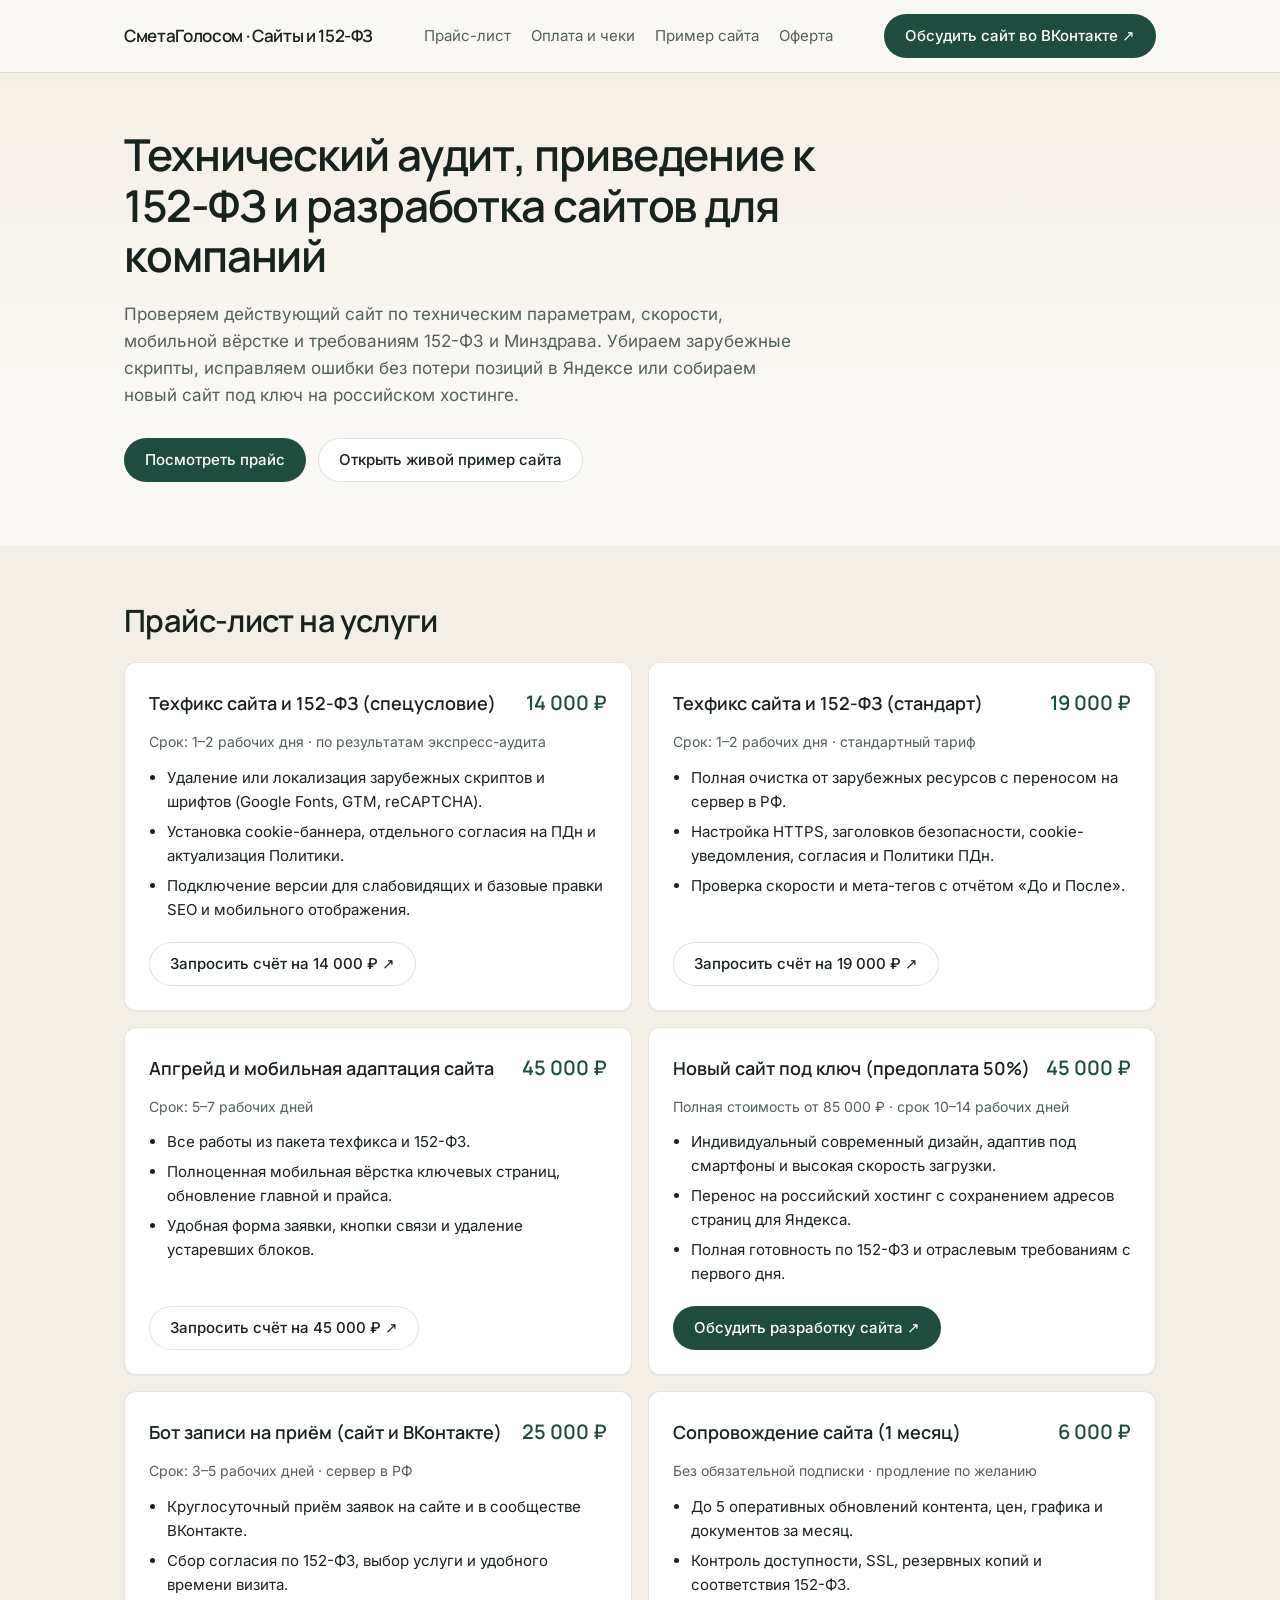
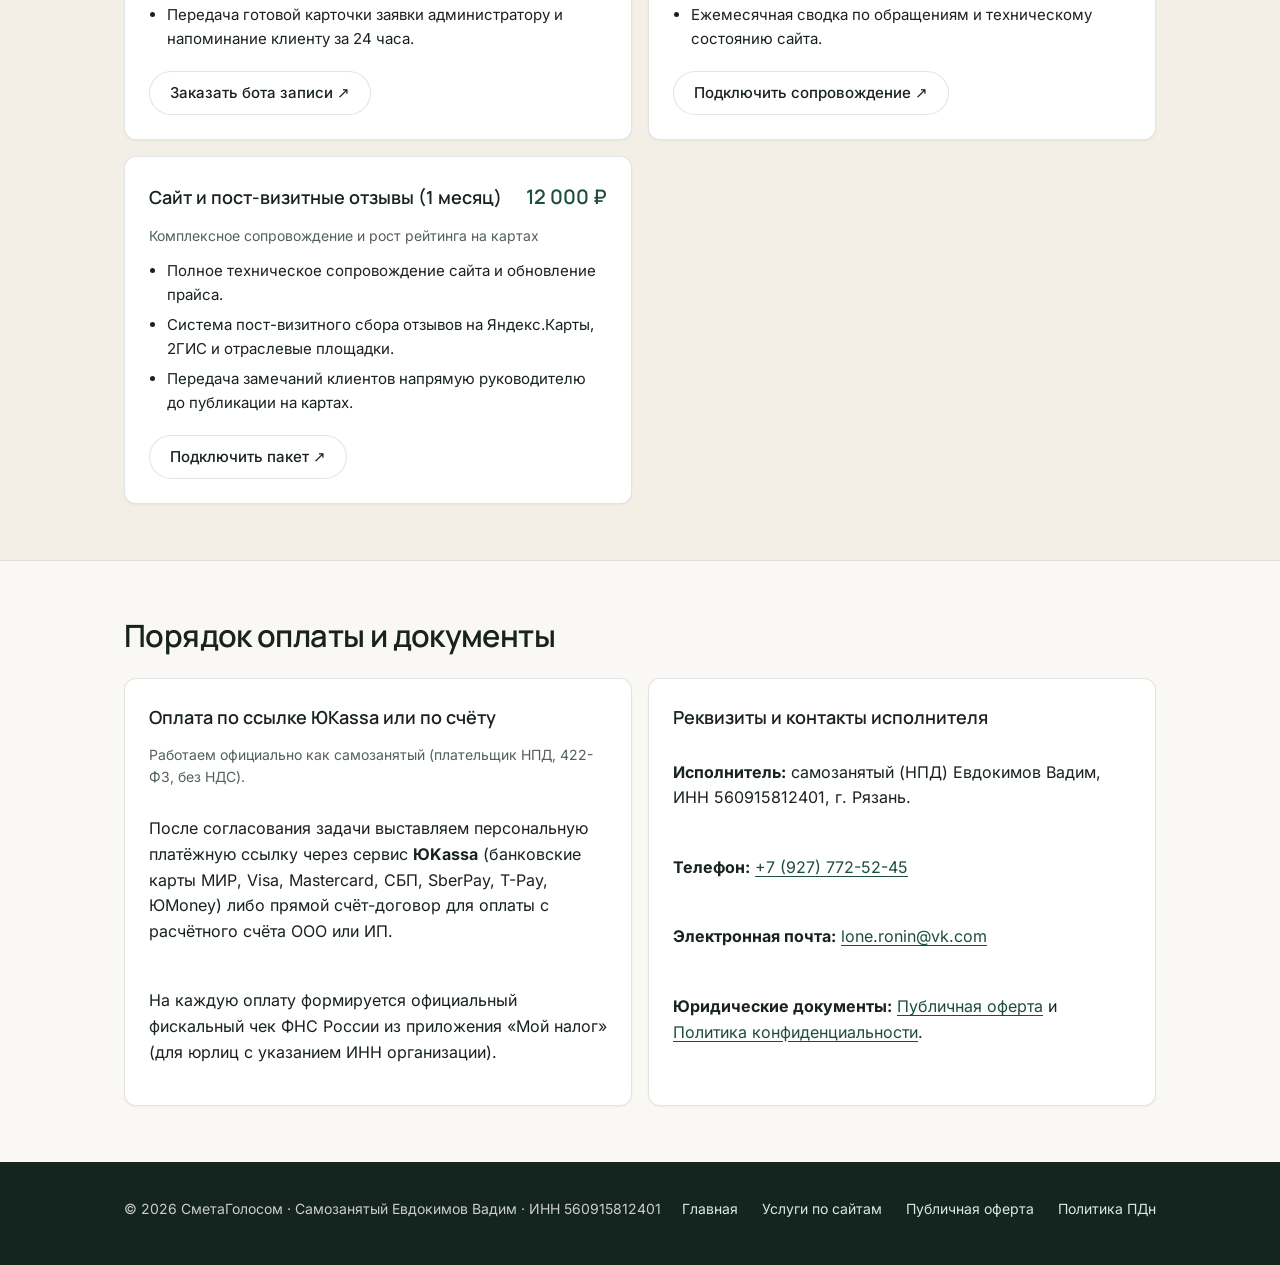
<file: sites/index.html>
<!DOCTYPE html>
<html lang="ru">
<head>
  <meta charset="utf-8">
  <meta name="viewport" content="width=device-width, initial-scale=1">
  <title>Доработка сайтов, 152-ФЗ и разработка под ключ | СметаГолосом</title>
  <meta name="description" content="Технический аудит сайтов, устранение нарушений 152-ФЗ, мобильная адаптация, разработка новых сайтов и ботов записи. Оплата по ссылке ЮKassa или по счёту с чеком ФНС.">
  <link rel="canonical" href="https://smetagolosom.ru/sites/">
  <link rel="icon" type="image/png" href="/favicon.png">

  <meta property="og:type" content="website">
  <meta property="og:locale" content="ru_RU">
  <meta property="og:title" content="Доработка сайтов, 152-ФЗ и разработка под ключ">
  <meta property="og:description" content="Техфикс по 152-ФЗ от 14 000 ₽, апгрейд сайтов, редизайн под ключ, боты записи и ежемесячное сопровождение. Официальный договор и чек ФНС.">
  <meta property="og:url" content="https://smetagolosom.ru/sites/">
  <meta property="og:image" content="https://smetagolosom.ru/og-preview.jpg">

  <meta name="twitter:card" content="summary_large_image">
  <meta name="twitter:title" content="Доработка сайтов, 152-ФЗ и разработка под ключ">
  <meta name="twitter:description" content="Техфикс по 152-ФЗ от 14 000 ₽, апгрейд, новый сайт под ключ и бот записи для сайта и ВКонтакте.">
  <meta name="twitter:image" content="https://smetagolosom.ru/og-preview.jpg">

  <link rel="stylesheet" href="/fonts/fonts.css">
  <style>
    :root {
      --bg: #FAF8F4;
      --bg-stone: #F3EFE7;
      --bg-dark: #14241F;
      --surface: #FFFFFF;
      --text: #18221E;
      --text-muted: #52605B;
      --accent: #1E4D40;
      --accent-hover: #163A30;
      --border: rgba(24, 34, 30, 0.12);
      --border-strong: rgba(24, 34, 30, 0.24);
      --shadow: 0 1px 2px rgba(24, 34, 30, 0.05);
      --radius-md: 12px;
      --radius-pill: 999px;
      --font-sans: 'Inter', -apple-system, BlinkMacSystemFont, sans-serif;
      --font-display: 'Manrope', 'Inter', -apple-system, BlinkMacSystemFont, sans-serif;
    }

    *, *::before, *::after { box-sizing: border-box; }
    html, body { margin: 0; padding: 0; overflow-x: clip; }
    body {
      background: var(--bg);
      color: var(--text);
      font-family: var(--font-sans);
      font-size: 16px;
      line-height: 1.6;
      -webkit-font-smoothing: antialiased;
    }
    a { color: inherit; text-decoration: none; }
    :focus-visible { outline: 2px solid var(--accent); outline-offset: 2px; }

    .container {
      width: 100%;
      max-width: 1080px;
      margin: 0 auto;
      padding: 0 24px;
    }

    .site-header {
      position: sticky;
      top: 0;
      z-index: 40;
      background: rgba(250, 248, 244, 0.94);
      backdrop-filter: blur(8px);
      border-bottom: 1px solid var(--border);
    }

    .header-row {
      min-height: 72px;
      display: flex;
      align-items: center;
      justify-content: space-between;
      gap: 16px;
    }

    .brand {
      font-family: var(--font-display);
      font-weight: 600;
      font-size: 1.0625rem;
      letter-spacing: -0.02em;
      white-space: nowrap;
    }

    .nav-links {
      display: flex;
      align-items: center;
      gap: 20px;
      font-size: 0.9375rem;
      color: var(--text-muted);
    }

    .nav-links a:hover { color: var(--text); }

    .btn {
      display: inline-flex;
      align-items: center;
      justify-content: center;
      min-height: 44px;
      padding: 0 20px;
      border-radius: var(--radius-pill);
      border: 1px solid transparent;
      font-size: 0.9375rem;
      font-weight: 500;
      cursor: pointer;
      white-space: nowrap;
      transition: background-color 150ms ease-out, border-color 150ms ease-out;
    }

    .btn-primary {
      background: var(--accent);
      color: #FFFFFF;
    }

    .btn-primary:hover { background: var(--accent-hover); }

    .btn-secondary {
      background: var(--surface);
      border-color: var(--border);
      color: var(--text);
    }

    .btn-secondary:hover { border-color: var(--border-strong); }

    .section {
      padding: 56px 0;
    }

    .section + .section {
      border-top: 1px solid var(--border);
    }

    .hero {
      padding: 56px 0 64px;
      background-image: linear-gradient(180deg, #F4EFE6 0%, #FAF8F4 70%);
    }

    h1 {
      font-family: var(--font-display);
      font-weight: 600;
      font-size: clamp(2rem, 3.6vw, 2.75rem);
      line-height: 1.15;
      letter-spacing: -0.025em;
      margin: 0 0 20px;
      max-width: 780px;
    }

    h2 {
      font-family: var(--font-display);
      font-weight: 600;
      font-size: clamp(1.5rem, 2.4vw, 2rem);
      line-height: 1.2;
      letter-spacing: -0.02em;
      margin: 0 0 24px;
    }

    .lead {
      font-size: 1.0625rem;
      color: var(--text-muted);
      max-width: 680px;
      margin: 0 0 28px;
    }

    .actions {
      display: flex;
      flex-wrap: wrap;
      gap: 12px;
    }

    .pricing-section {
      background: var(--bg-stone);
    }

    .pricing-grid {
      display: grid;
      grid-template-columns: repeat(2, minmax(0, 1fr));
      gap: 16px;
    }

    .card {
      background: var(--surface);
      border: 1px solid var(--border);
      border-radius: var(--radius-md);
      padding: 24px;
      box-shadow: var(--shadow);
      display: flex;
      flex-direction: column;
      gap: 12px;
    }

    .card-top {
      display: flex;
      justify-content: space-between;
      align-items: baseline;
      gap: 16px;
    }

    .card-title {
      font-family: var(--font-display);
      font-weight: 600;
      font-size: 1.125rem;
      margin: 0;
    }

    .price {
      font-family: var(--font-display);
      font-weight: 600;
      font-size: 1.25rem;
      color: var(--accent);
      white-space: nowrap;
    }

    .card-meta {
      margin: 0;
      font-size: 0.875rem;
      color: var(--text-muted);
    }

    .card-list {
      margin: 0;
      padding-left: 18px;
      font-size: 0.9375rem;
      color: var(--text);
    }

    .card-list li + li { margin-top: 6px; }

    .card-cta {
      margin-top: auto;
      padding-top: 8px;
    }

    .info-grid {
      display: grid;
      grid-template-columns: repeat(2, minmax(0, 1fr));
      gap: 16px;
    }

    .text-link {
      color: var(--accent);
      text-decoration: underline;
      text-underline-offset: 3px;
    }

    .site-footer {
      background: var(--bg-dark);
      color: rgba(250, 248, 244, 0.8);
      padding: 36px 0 44px;
      font-size: 0.875rem;
    }

    .footer-row {
      display: flex;
      flex-wrap: wrap;
      justify-content: space-between;
      gap: 16px;
    }

    .footer-links {
      display: flex;
      flex-wrap: wrap;
      gap: 16px 24px;
    }

    .footer-links a { color: #DCE8E2; }

    @media (max-width: 780px) {
      .nav-links { display: none; }
      .pricing-grid, .info-grid { grid-template-columns: 1fr; }
      .card-top { flex-direction: column; gap: 4px; }
    }
  </style>
  <script type="application/ld+json">
  {
    "@context": "https://schema.org",
    "@type": "ProfessionalService",
    "name": "СметаГолосом: доработка сайтов и 152-ФЗ",
    "url": "https://smetagolosom.ru/sites/",
    "telephone": "+7 (927) 772-52-45",
    "email": "lone.ronin@vk.com",
    "areaServed": "RU"
  }
  </script>
</head>
<body>
  <header class="site-header">
    <div class="container header-row">
      <a class="brand" href="/">СметаГолосом · Сайты и 152-ФЗ</a>
      <nav class="nav-links" aria-label="Разделы страницы">
        <a href="#pricing">Прайс-лист</a>
        <a href="#payment">Оплата и чеки</a>
        <a href="/finstom/">Пример сайта</a>
        <a href="/offer.html">Оферта</a>
      </nav>
      <a class="btn btn-primary" href="https://vk.ru/im?sel=-243551967" target="_blank" rel="noopener noreferrer">Обсудить сайт во ВКонтакте ↗</a>
    </div>
  </header>

  <main>
    <section class="hero">
      <div class="container">
        <h1>Технический аудит, приведение к 152-ФЗ и разработка сайтов для компаний</h1>
        <p class="lead">
          Проверяем действующий сайт по техническим параметрам, скорости, мобильной вёрстке и требованиям 152-ФЗ и Минздрава. Убираем зарубежные скрипты, исправляем ошибки без потери позиций в Яндексе или собираем новый сайт под ключ на российском хостинге.
        </p>
        <div class="actions">
          <a class="btn btn-primary" href="#pricing">Посмотреть прайс</a>
          <a class="btn btn-secondary" href="/finstom/">Открыть живой пример сайта</a>
        </div>
      </div>
    </section>

    <section class="section pricing-section" id="pricing">
      <div class="container">
        <h2>Прайс-лист на услуги</h2>
        <div class="pricing-grid">
          <article class="card">
            <div class="card-top">
              <h3 class="card-title">Техфикс сайта и 152-ФЗ (спецусловие)</h3>
              <span class="price">14 000 ₽</span>
            </div>
            <p class="card-meta">Срок: 1–2 рабочих дня · по результатам экспресс-аудита</p>
            <ul class="card-list">
              <li>Удаление или локализация зарубежных скриптов и шрифтов (Google Fonts, GTM, reCAPTCHA).</li>
              <li>Установка cookie-баннера, отдельного согласия на ПДн и актуализация Политики.</li>
              <li>Подключение версии для слабовидящих и базовые правки SEO и мобильного отображения.</li>
            </ul>
            <div class="card-cta">
              <a class="btn btn-secondary" href="https://vk.ru/im?sel=-243551967" target="_blank" rel="noopener noreferrer">Запросить счёт на 14 000 ₽ ↗</a>
            </div>
          </article>

          <article class="card">
            <div class="card-top">
              <h3 class="card-title">Техфикс сайта и 152-ФЗ (стандарт)</h3>
              <span class="price">19 000 ₽</span>
            </div>
            <p class="card-meta">Срок: 1–2 рабочих дня · стандартный тариф</p>
            <ul class="card-list">
              <li>Полная очистка от зарубежных ресурсов с переносом на сервер в РФ.</li>
              <li>Настройка HTTPS, заголовков безопасности, cookie-уведомления, согласия и Политики ПДн.</li>
              <li>Проверка скорости и мета-тегов с отчётом «До и После».</li>
            </ul>
            <div class="card-cta">
              <a class="btn btn-secondary" href="https://vk.ru/im?sel=-243551967" target="_blank" rel="noopener noreferrer">Запросить счёт на 19 000 ₽ ↗</a>
            </div>
          </article>

          <article class="card">
            <div class="card-top">
              <h3 class="card-title">Апгрейд и мобильная адаптация сайта</h3>
              <span class="price">45 000 ₽</span>
            </div>
            <p class="card-meta">Срок: 5–7 рабочих дней</p>
            <ul class="card-list">
              <li>Все работы из пакета техфикса и 152-ФЗ.</li>
              <li>Полноценная мобильная вёрстка ключевых страниц, обновление главной и прайса.</li>
              <li>Удобная форма заявки, кнопки связи и удаление устаревших блоков.</li>
            </ul>
            <div class="card-cta">
              <a class="btn btn-secondary" href="https://vk.ru/im?sel=-243551967" target="_blank" rel="noopener noreferrer">Запросить счёт на 45 000 ₽ ↗</a>
            </div>
          </article>

          <article class="card">
            <div class="card-top">
              <h3 class="card-title">Новый сайт под ключ (предоплата 50%)</h3>
              <span class="price">45 000 ₽</span>
            </div>
            <p class="card-meta">Полная стоимость от 85 000 ₽ · срок 10–14 рабочих дней</p>
            <ul class="card-list">
              <li>Индивидуальный современный дизайн, адаптив под смартфоны и высокая скорость загрузки.</li>
              <li>Перенос на российский хостинг с сохранением адресов страниц для Яндекса.</li>
              <li>Полная готовность по 152-ФЗ и отраслевым требованиям с первого дня.</li>
            </ul>
            <div class="card-cta">
              <a class="btn btn-primary" href="https://vk.ru/im?sel=-243551967" target="_blank" rel="noopener noreferrer">Обсудить разработку сайта ↗</a>
            </div>
          </article>

          <article class="card">
            <div class="card-top">
              <h3 class="card-title">Бот записи на приём (сайт и ВКонтакте)</h3>
              <span class="price">25 000 ₽</span>
            </div>
            <p class="card-meta">Срок: 3–5 рабочих дней · сервер в РФ</p>
            <ul class="card-list">
              <li>Круглосуточный приём заявок на сайте и в сообществе ВКонтакте.</li>
              <li>Сбор согласия по 152-ФЗ, выбор услуги и удобного времени визита.</li>
              <li>Передача готовой карточки заявки администратору и напоминание клиенту за 24 часа.</li>
            </ul>
            <div class="card-cta">
              <a class="btn btn-secondary" href="https://vk.ru/im?sel=-243551967" target="_blank" rel="noopener noreferrer">Заказать бота записи ↗</a>
            </div>
          </article>

          <article class="card">
            <div class="card-top">
              <h3 class="card-title">Сопровождение сайта (1 месяц)</h3>
              <span class="price">6 000 ₽</span>
            </div>
            <p class="card-meta">Без обязательной подписки · продление по желанию</p>
            <ul class="card-list">
              <li>До 5 оперативных обновлений контента, цен, графика и документов за месяц.</li>
              <li>Контроль доступности, SSL, резервных копий и соответствия 152-ФЗ.</li>
              <li>Ежемесячная сводка по обращениям и техническому состоянию сайта.</li>
            </ul>
            <div class="card-cta">
              <a class="btn btn-secondary" href="https://vk.ru/im?sel=-243551967" target="_blank" rel="noopener noreferrer">Подключить сопровождение ↗</a>
            </div>
          </article>

          <article class="card">
            <div class="card-top">
              <h3 class="card-title">Сайт и пост-визитные отзывы (1 месяц)</h3>
              <span class="price">12 000 ₽</span>
            </div>
            <p class="card-meta">Комплексное сопровождение и рост рейтинга на картах</p>
            <ul class="card-list">
              <li>Полное техническое сопровождение сайта и обновление прайса.</li>
              <li>Система пост-визитного сбора отзывов на Яндекс.Карты, 2ГИС и отраслевые площадки.</li>
              <li>Передача замечаний клиентов напрямую руководителю до публикации на картах.</li>
            </ul>
            <div class="card-cta">
              <a class="btn btn-secondary" href="https://vk.ru/im?sel=-243551967" target="_blank" rel="noopener noreferrer">Подключить пакет ↗</a>
            </div>
          </article>
        </div>
      </div>
    </section>

    <section class="section" id="payment">
      <div class="container">
        <h2>Порядок оплаты и документы</h2>
        <div class="info-grid">
          <div class="card">
            <h3 class="card-title">Оплата по ссылке ЮKassa или по счёту</h3>
            <p class="card-meta">Работаем официально как самозанятый (плательщик НПД, 422-ФЗ, без НДС).</p>
            <p>После согласования задачи выставляем персональную платёжную ссылку через сервис <strong>ЮKassa</strong> (банковские карты МИР, Visa, Mastercard, СБП, SberPay, T-Pay, ЮMoney) либо прямой счёт-договор для оплаты с расчётного счёта ООО или ИП.</p>
            <p>На каждую оплату формируется официальный фискальный чек ФНС России из приложения «Мой налог» (для юрлиц с указанием ИНН организации).</p>
          </div>
          <div class="card">
            <h3 class="card-title">Реквизиты и контакты исполнителя</h3>
            <p><strong>Исполнитель:</strong> самозанятый (НПД) Евдокимов Вадим, ИНН 560915812401, г. Рязань.</p>
            <p><strong>Телефон:</strong> <a class="text-link" href="tel:+79277725245">+7 (927) 772-52-45</a></p>
            <p><strong>Электронная почта:</strong> <a class="text-link" href="mailto:lone.ronin@vk.com">lone.ronin@vk.com</a></p>
            <p><strong>Юридические документы:</strong> <a class="text-link" href="/offer.html">Публичная оферта</a> и <a class="text-link" href="/privacy.html">Политика конфиденциальности</a>.</p>
          </div>
        </div>
      </div>
    </section>
  </main>

  <footer class="site-footer">
    <div class="container footer-row">
      <div>© 2026 СметаГолосом · Самозанятый Евдокимов Вадим · ИНН 560915812401</div>
      <div class="footer-links">
        <a href="/">Главная</a>
        <a href="/sites/">Услуги по сайтам</a>
        <a href="/offer.html">Публичная оферта</a>
        <a href="/privacy.html">Политика ПДн</a>
      </div>
    </div>
  </footer>
</body>
</html>
</file>
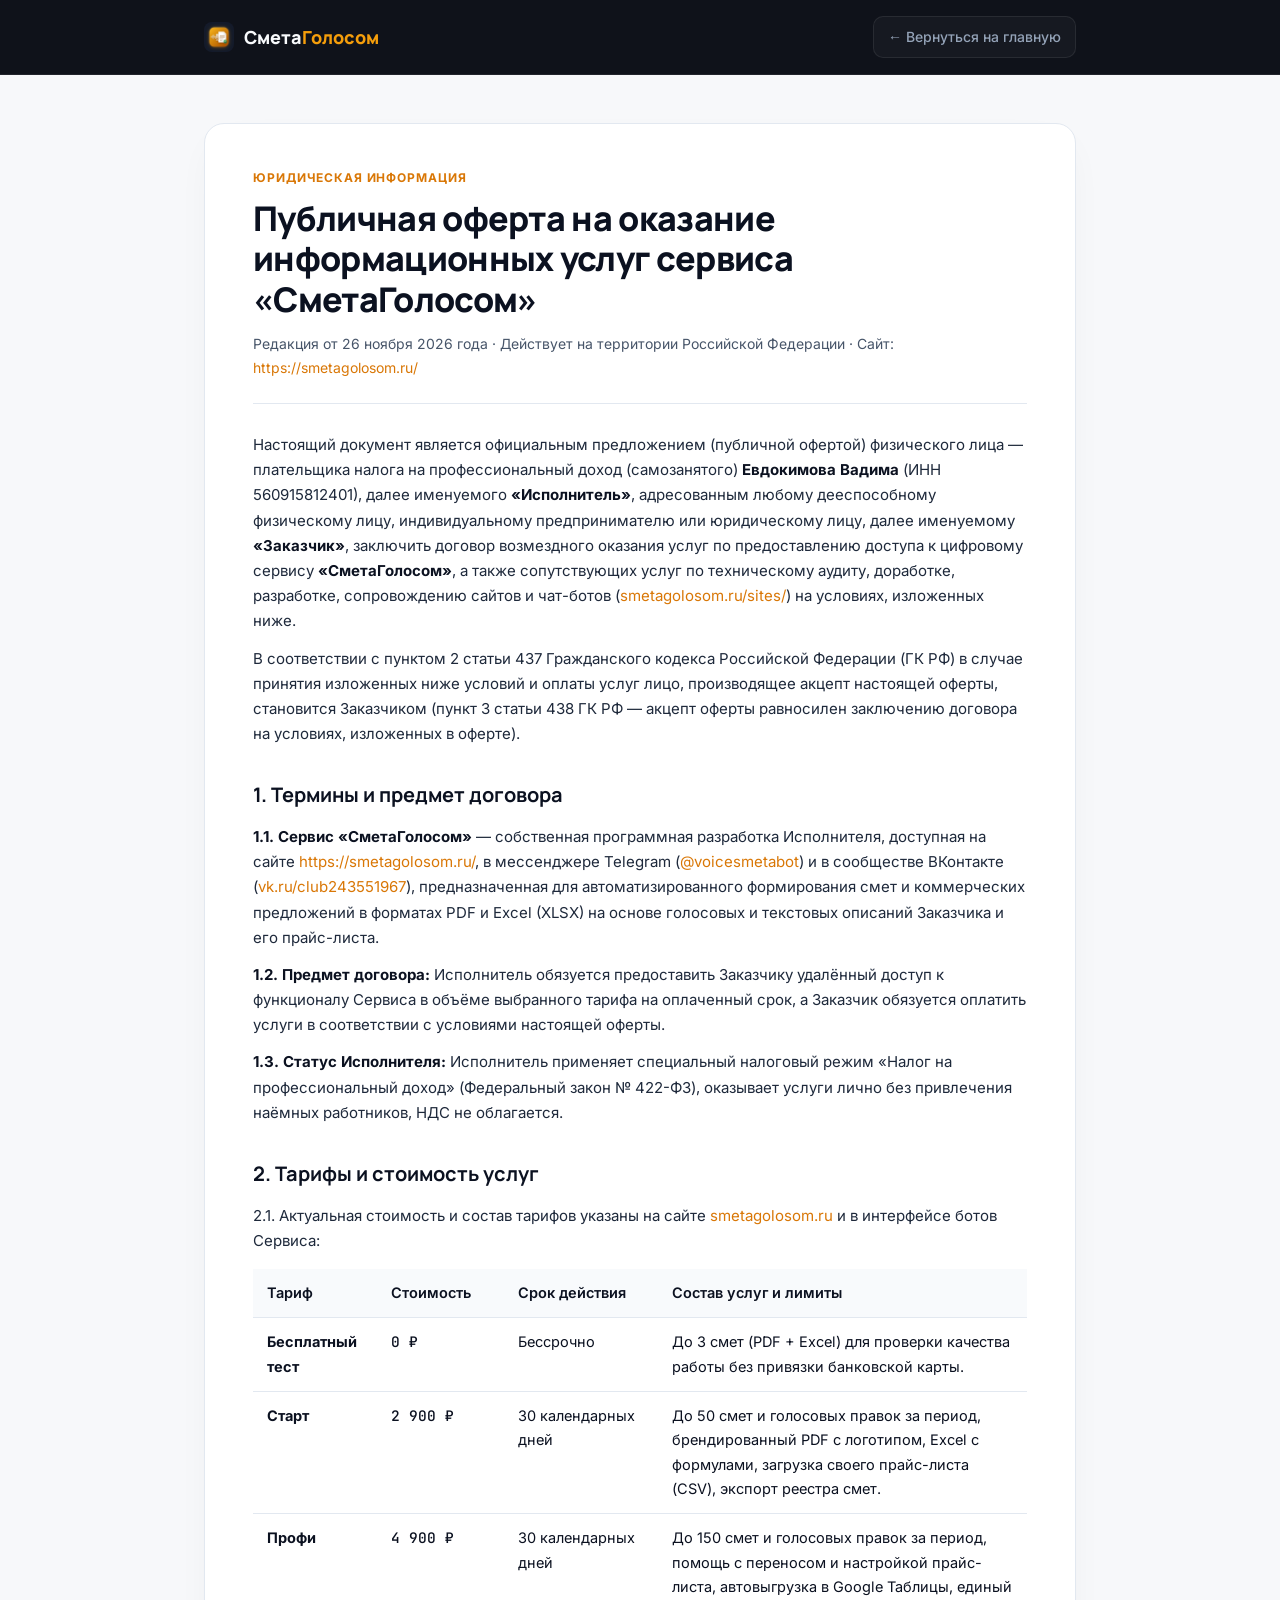
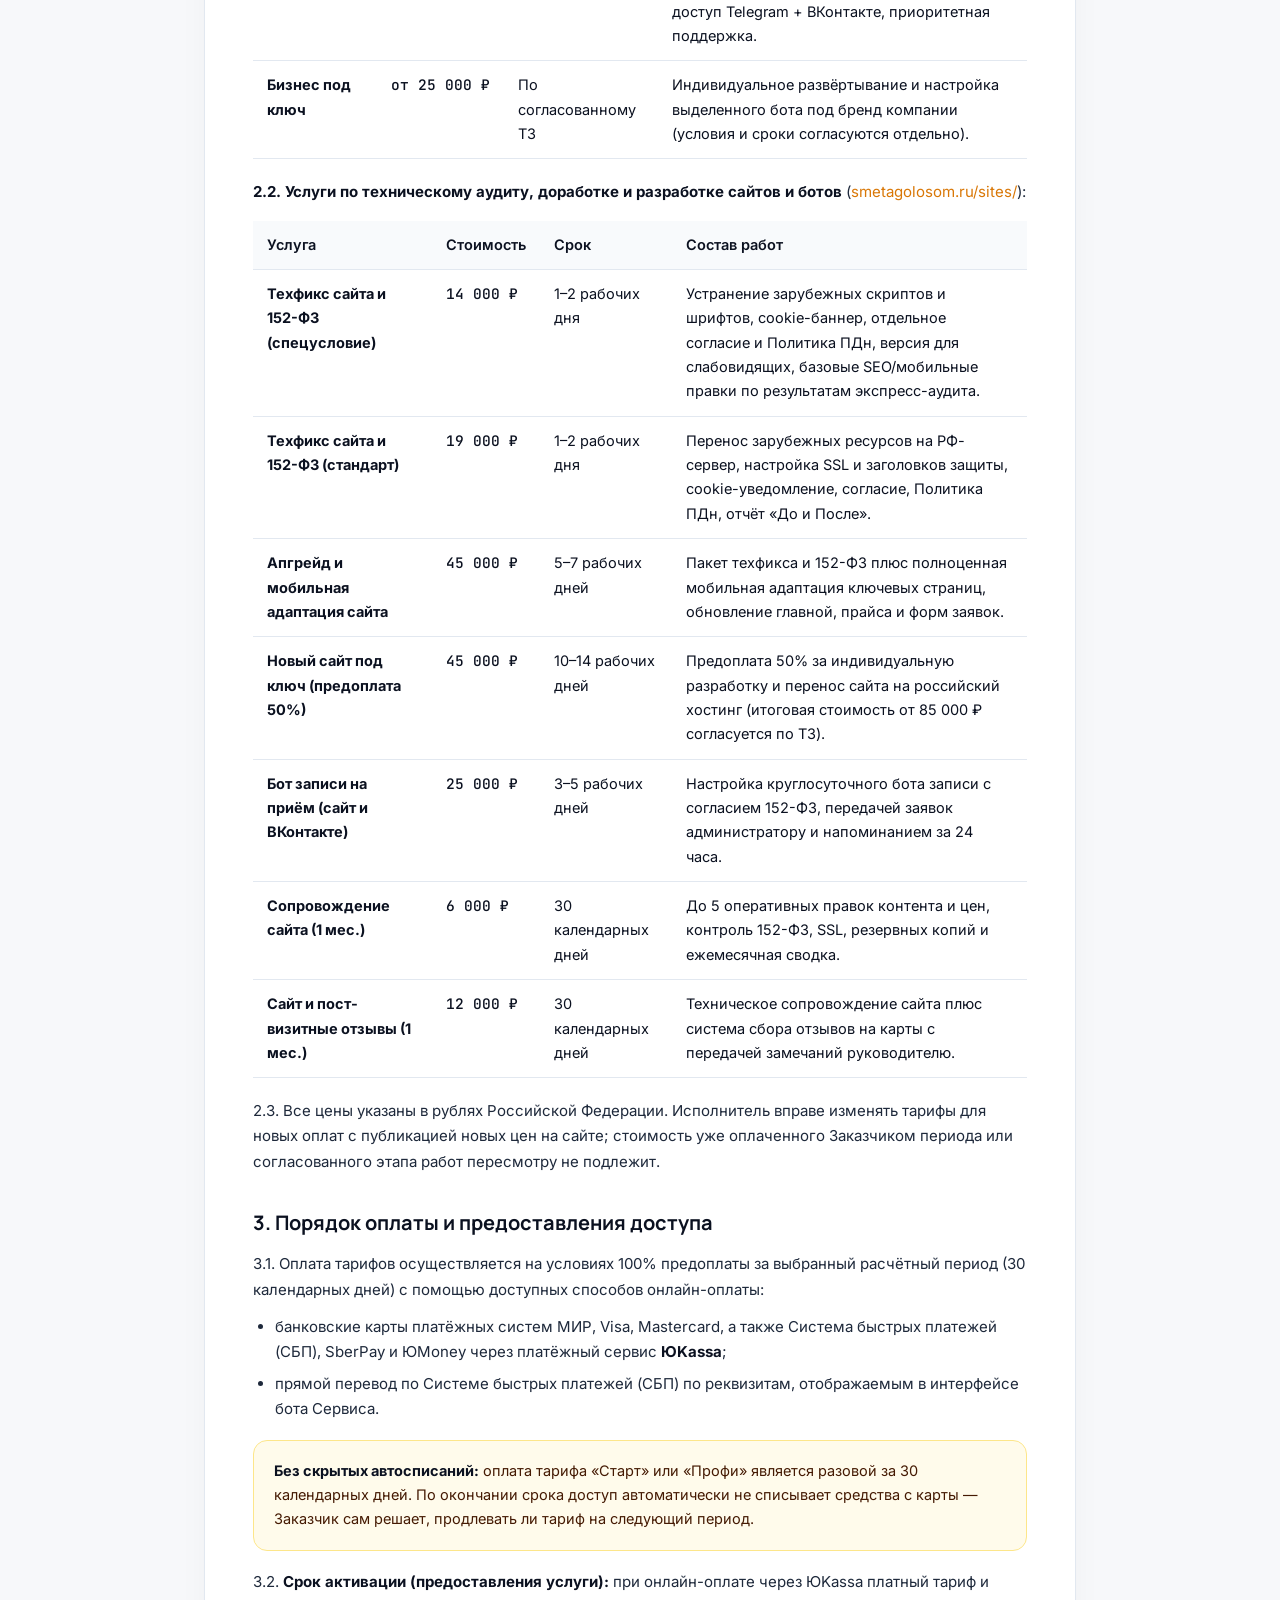
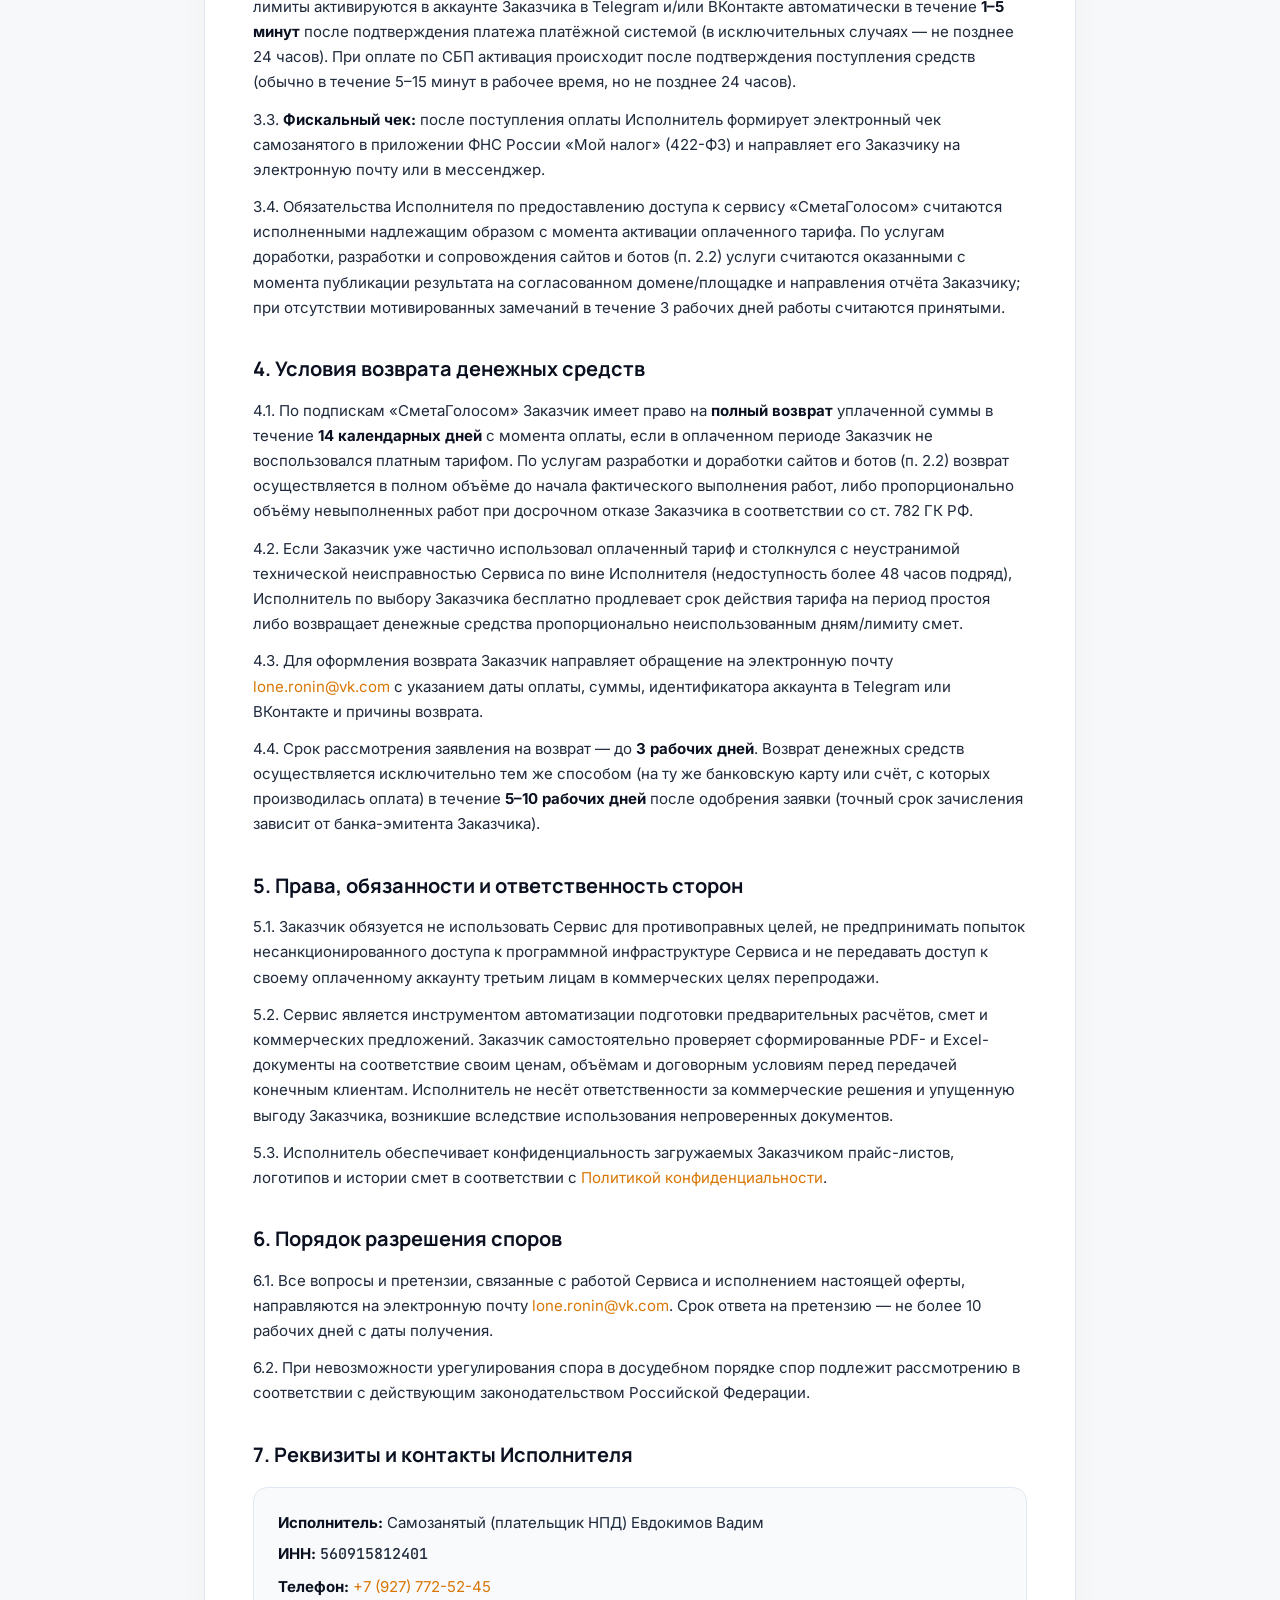
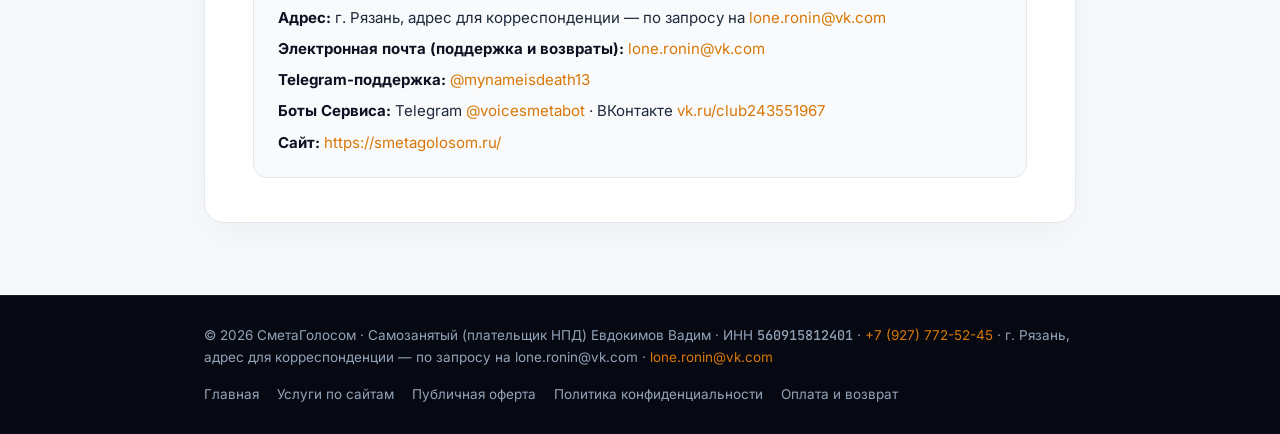
<file: offer.html>
<!DOCTYPE html>
<html lang="ru">
<head>
  <meta charset="UTF-8" />
  <meta name="viewport" content="width=device-width, initial-scale=1.0" />
  <title>Публичная оферта — СметаГолосом</title>
  <link rel="icon" type="image/png" href="/favicon.png" />
  <meta name="description" content="Публичная оферта на оказание услуг доступа к онлайн-сервису СметаГолосом: тарифы, порядок оплаты, активации и возврата денежных средств." />
  <link rel="preload" href="/fonts/inter-400-cyrillic.woff2" as="font" type="font/woff2" crossorigin />
  <link rel="preload" href="/fonts/manrope-600-cyrillic.woff2" as="font" type="font/woff2" crossorigin />
  <link rel="stylesheet" href="/fonts/fonts.css" />
  <style>
    :root {
      --bg-0: #060911;
      --bg-1: #0B101D;
      --surface-light: #F7F8FA;
      --surface-white: #FFFFFF;
      --gold: #F59E0B;
      --gold-deep: #D97706;
      --text-primary: #F8FAFC;
      --text-secondary: #94A3B8;
      --text-tertiary: #64748B;
      --ink-dark: #0B1120;
      --ink-muted: #475569;
      --line-dark: rgba(255, 255, 255, 0.08);
      --line-light: #E2E8F0;
      --font-display: 'Manrope', -apple-system, BlinkMacSystemFont, sans-serif;
      --font-sans: 'Inter', -apple-system, BlinkMacSystemFont, 'Segoe UI', sans-serif;
      --font-mono: 'JetBrains Mono', ui-monospace, SFMono-Regular, monospace;
    }
    *, *::before, *::after { box-sizing: border-box; margin: 0; padding: 0; }
    html { scroll-behavior: smooth; }
    body {
      font-family: var(--font-sans);
      background: var(--surface-light);
      color: var(--ink-dark);
      line-height: 1.68;
      -webkit-font-smoothing: antialiased;
    }
    a { color: var(--gold-deep); text-decoration: none; }
    a:hover { text-decoration: underline; }
    .container { max-width: 920px; margin: 0 auto; padding: 0 24px; }

    header.nav {
      background: rgba(6, 9, 17, 0.96);
      border-bottom: 1px solid var(--line-dark);
      color: var(--text-primary);
      padding: 16px 0;
      position: sticky;
      top: 0;
      z-index: 40;
      backdrop-filter: blur(12px);
    }
    .nav-inner {
      display: flex;
      align-items: center;
      justify-content: space-between;
      gap: 16px;
      flex-wrap: wrap;
    }
    .brand {
      display: inline-flex;
      align-items: center;
      gap: 10px;
      font-family: var(--font-display);
      font-weight: 800;
      font-size: 18px;
      color: var(--text-primary);
      text-decoration: none;
    }
    .brand:hover { text-decoration: none; }
    .brand img { width: 30px; height: 30px; border-radius: 8px; }
    .brand-accent { color: var(--gold); }
    .nav-back {
      display: inline-flex;
      align-items: center;
      gap: 8px;
      font-size: 14px;
      font-weight: 500;
      color: var(--text-secondary);
      padding: 8px 14px;
      border-radius: 10px;
      border: 1px solid var(--line-dark);
      background: rgba(255,255,255,0.03);
      text-decoration: none;
      transition: color 0.18s, border-color 0.18s;
    }
    .nav-back:hover {
      color: #FFFFFF;
      border-color: rgba(255,255,255,0.2);
      text-decoration: none;
    }

    main { padding: 48px 0 72px; }
    .doc-card {
      background: var(--surface-white);
      border: 1px solid var(--line-light);
      border-radius: 20px;
      padding: 44px 48px;
      box-shadow: 0 14px 40px -12px rgba(11, 17, 32, 0.06);
    }
    .doc-kicker {
      font-size: 12px;
      font-weight: 700;
      letter-spacing: 0.08em;
      text-transform: uppercase;
      color: var(--gold-deep);
      margin-bottom: 10px;
    }
    h1 {
      font-family: var(--font-display);
      font-size: clamp(26px, 3.6vw, 34px);
      font-weight: 800;
      line-height: 1.2;
      letter-spacing: -0.02em;
      color: var(--ink-dark);
      margin-bottom: 12px;
    }
    .doc-meta {
      font-size: 14px;
      color: var(--ink-muted);
      padding-bottom: 24px;
      margin-bottom: 28px;
      border-bottom: 1px solid var(--line-light);
    }
    h2 {
      font-family: var(--font-display);
      font-size: 20px;
      font-weight: 700;
      color: var(--ink-dark);
      margin-top: 32px;
      margin-bottom: 12px;
      scroll-margin-top: 84px;
    }
    p { margin-bottom: 12px; color: #1E293B; font-size: 15px; }
    ul { margin: 8px 0 16px 22px; color: #1E293B; font-size: 15px; }
    li { margin-bottom: 7px; }
    strong { color: var(--ink-dark); }

    .tariff-table {
      width: 100%;
      border-collapse: collapse;
      margin: 16px 0 20px;
      font-size: 14.5px;
    }
    .tariff-table th, .tariff-table td {
      text-align: left;
      padding: 12px 14px;
      border-bottom: 1px solid var(--line-light);
      vertical-align: top;
    }
    .tariff-table th {
      background: #F8FAFC;
      font-weight: 600;
      color: var(--ink-dark);
    }
    .mono { font-family: var(--font-mono); white-space: nowrap; }

    .highlight-box {
      background: #FFFBEB;
      border: 1px solid #FDE68A;
      border-radius: 14px;
      padding: 18px 20px;
      margin: 18px 0;
      font-size: 14.5px;
      color: #451A03;
    }
    .req-box {
      background: #F8FAFC;
      border: 1px solid var(--line-light);
      border-radius: 14px;
      padding: 22px 24px;
      margin-top: 16px;
      font-size: 14.5px;
    }
    .req-box p { margin-bottom: 6px; }
    .req-box p:last-child { margin-bottom: 0; }

    footer {
      background: var(--bg-0);
      color: var(--text-secondary);
      border-top: 1px solid var(--line-dark);
      padding: 28px 0;
      font-size: 13.5px;
    }
    .footer-row {
      display: flex;
      justify-content: space-between;
      align-items: center;
      flex-wrap: wrap;
      gap: 14px;
    }
    .footer-links { display: flex; flex-wrap: wrap; gap: 18px; }
    .footer-links a { color: var(--text-secondary); }
    .footer-links a:hover { color: #FFFFFF; text-decoration: none; }

    @media (max-width: 720px) {
      .doc-card { padding: 26px 20px; }
      .tariff-table { display: block; overflow-x: auto; }
    }
  </style>
</head>
<body>
  <header class="nav">
    <div class="container nav-inner">
      <a href="/" class="brand">
        <img src="/favicon.png" alt="СметаГолосом" />
        <span>Смета<span class="brand-accent">Голосом</span></span>
      </a>
      <a href="/" class="nav-back">← Вернуться на главную</a>
    </div>
  </header>

  <main>
    <div class="container">
      <article class="doc-card">
        <div class="doc-kicker">Юридическая информация</div>
        <h1>Публичная оферта на оказание информационных услуг сервиса «СметаГолосом»</h1>
        <div class="doc-meta">
          Редакция от 26 ноября 2026 года · Действует на территории Российской Федерации · Сайт: <a href="https://smetagolosom.ru/">https://smetagolosom.ru/</a>
        </div>

        <p>Настоящий документ является официальным предложением (публичной офертой) физического лица — плательщика налога на профессиональный доход (самозанятого) <strong>Евдокимова Вадима</strong> (ИНН 560915812401), далее именуемого <strong>«Исполнитель»</strong>, адресованным любому дееспособному физическому лицу, индивидуальному предпринимателю или юридическому лицу, далее именуемому <strong>«Заказчик»</strong>, заключить договор возмездного оказания услуг по предоставлению доступа к цифровому сервису <strong>«СметаГолосом»</strong>, а также сопутствующих услуг по техническому аудиту, доработке, разработке, сопровождению сайтов и чат-ботов (<a href="https://smetagolosom.ru/sites/">smetagolosom.ru/sites/</a>) на условиях, изложенных ниже.</p>
        <p>В соответствии с пунктом 2 статьи 437 Гражданского кодекса Российской Федерации (ГК РФ) в случае принятия изложенных ниже условий и оплаты услуг лицо, производящее акцепт настоящей оферты, становится Заказчиком (пункт 3 статьи 438 ГК РФ — акцепт оферты равносилен заключению договора на условиях, изложенных в оферте).</p>

        <h2>1. Термины и предмет договора</h2>
        <p><strong>1.1. Сервис «СметаГолосом»</strong> — собственная программная разработка Исполнителя, доступная на сайте <a href="https://smetagolosom.ru/">https://smetagolosom.ru/</a>, в мессенджере Telegram (<a href="https://t.me/voicesmetabot" target="_blank" rel="noopener">@voicesmetabot</a>) и в сообществе ВКонтакте (<a href="https://vk.ru/club243551967" target="_blank" rel="noopener">vk.ru/club243551967</a>), предназначенная для автоматизированного формирования смет и коммерческих предложений в форматах PDF и Excel (XLSX) на основе голосовых и текстовых описаний Заказчика и его прайс-листа.</p>
        <p><strong>1.2. Предмет договора:</strong> Исполнитель обязуется предоставить Заказчику удалённый доступ к функционалу Сервиса в объёме выбранного тарифа на оплаченный срок, а Заказчик обязуется оплатить услуги в соответствии с условиями настоящей оферты.</p>
        <p><strong>1.3. Статус Исполнителя:</strong> Исполнитель применяет специальный налоговый режим «Налог на профессиональный доход» (Федеральный закон № 422-ФЗ), оказывает услуги лично без привлечения наёмных работников, НДС не облагается.</p>

        <h2>2. Тарифы и стоимость услуг</h2>
        <p>2.1. Актуальная стоимость и состав тарифов указаны на сайте <a href="https://smetagolosom.ru/#pricing">smetagolosom.ru</a> и в интерфейсе ботов Сервиса:</p>

        <table class="tariff-table">
          <thead>
            <tr>
              <th>Тариф</th>
              <th>Стоимость</th>
              <th>Срок действия</th>
              <th>Состав услуг и лимиты</th>
            </tr>
          </thead>
          <tbody>
            <tr>
              <td><strong>Бесплатный тест</strong></td>
              <td class="mono">0 ₽</td>
              <td>Бессрочно</td>
              <td>До 3 смет (PDF + Excel) для проверки качества работы без привязки банковской карты.</td>
            </tr>
            <tr>
              <td><strong>Старт</strong></td>
              <td class="mono">2 900 ₽</td>
              <td>30 календарных дней</td>
              <td>До 50 смет и голосовых правок за период, брендированный PDF с логотипом, Excel с формулами, загрузка своего прайс-листа (CSV), экспорт реестра смет.</td>
            </tr>
            <tr>
              <td><strong>Профи</strong></td>
              <td class="mono">4 900 ₽</td>
              <td>30 календарных дней</td>
              <td>До 150 смет и голосовых правок за период, помощь с переносом и настройкой прайс-листа, автовыгрузка в Google Таблицы, единый доступ Telegram + ВКонтакте, приоритетная поддержка.</td>
            </tr>
            <tr>
              <td><strong>Бизнес под ключ</strong></td>
              <td class="mono">от 25 000 ₽</td>
              <td>По согласованному ТЗ</td>
              <td>Индивидуальное развёртывание и настройка выделенного бота под бренд компании (условия и сроки согласуются отдельно).</td>
            </tr>
          </tbody>
        </table>

        <p id="sites-pricing"><strong>2.2. Услуги по техническому аудиту, доработке и разработке сайтов и ботов</strong> (<a href="https://smetagolosom.ru/sites/">smetagolosom.ru/sites/</a>):</p>
        <table class="tariff-table">
          <thead>
            <tr>
              <th>Услуга</th>
              <th>Стоимость</th>
              <th>Срок</th>
              <th>Состав работ</th>
            </tr>
          </thead>
          <tbody>
            <tr>
              <td><strong>Техфикс сайта и 152-ФЗ (спецусловие)</strong></td>
              <td class="mono">14 000 ₽</td>
              <td>1–2 рабочих дня</td>
              <td>Устранение зарубежных скриптов и шрифтов, cookie-баннер, отдельное согласие и Политика ПДн, версия для слабовидящих, базовые SEO/мобильные правки по результатам экспресс-аудита.</td>
            </tr>
            <tr>
              <td><strong>Техфикс сайта и 152-ФЗ (стандарт)</strong></td>
              <td class="mono">19 000 ₽</td>
              <td>1–2 рабочих дня</td>
              <td>Перенос зарубежных ресурсов на РФ-сервер, настройка SSL и заголовков защиты, cookie-уведомление, согласие, Политика ПДн, отчёт «До и После».</td>
            </tr>
            <tr>
              <td><strong>Апгрейд и мобильная адаптация сайта</strong></td>
              <td class="mono">45 000 ₽</td>
              <td>5–7 рабочих дней</td>
              <td>Пакет техфикса и 152-ФЗ плюс полноценная мобильная адаптация ключевых страниц, обновление главной, прайса и форм заявок.</td>
            </tr>
            <tr>
              <td><strong>Новый сайт под ключ (предоплата 50%)</strong></td>
              <td class="mono">45 000 ₽</td>
              <td>10–14 рабочих дней</td>
              <td>Предоплата 50% за индивидуальную разработку и перенос сайта на российский хостинг (итоговая стоимость от 85 000 ₽ согласуется по ТЗ).</td>
            </tr>
            <tr>
              <td><strong>Бот записи на приём (сайт и ВКонтакте)</strong></td>
              <td class="mono">25 000 ₽</td>
              <td>3–5 рабочих дней</td>
              <td>Настройка круглосуточного бота записи с согласием 152-ФЗ, передачей заявок администратору и напоминанием за 24 часа.</td>
            </tr>
            <tr>
              <td><strong>Сопровождение сайта (1 мес.)</strong></td>
              <td class="mono">6 000 ₽</td>
              <td>30 календарных дней</td>
              <td>До 5 оперативных правок контента и цен, контроль 152-ФЗ, SSL, резервных копий и ежемесячная сводка.</td>
            </tr>
            <tr>
              <td><strong>Сайт и пост-визитные отзывы (1 мес.)</strong></td>
              <td class="mono">12 000 ₽</td>
              <td>30 календарных дней</td>
              <td>Техническое сопровождение сайта плюс система сбора отзывов на карты с передачей замечаний руководителю.</td>
            </tr>
          </tbody>
        </table>

        <p>2.3. Все цены указаны в рублях Российской Федерации. Исполнитель вправе изменять тарифы для новых оплат с публикацией новых цен на сайте; стоимость уже оплаченного Заказчиком периода или согласованного этапа работ пересмотру не подлежит.</p>

        <h2 id="payment">3. Порядок оплаты и предоставления доступа</h2>
        <p>3.1. Оплата тарифов осуществляется на условиях 100% предоплаты за выбранный расчётный период (30 календарных дней) с помощью доступных способов онлайн-оплаты:</p>
        <ul>
          <li>банковские карты платёжных систем МИР, Visa, Mastercard, а также Система быстрых платежей (СБП), SberPay и ЮMoney через платёжный сервис <strong>ЮKassa</strong>;</li>
          <li>прямой перевод по Системе быстрых платежей (СБП) по реквизитам, отображаемым в интерфейсе бота Сервиса.</li>
        </ul>
        <div class="highlight-box">
          <strong>Без скрытых автосписаний:</strong> оплата тарифа «Старт» или «Профи» является разовой за 30 календарных дней. По окончании срока доступ автоматически не списывает средства с карты — Заказчик сам решает, продлевать ли тариф на следующий период.
        </div>
        <p>3.2. <strong>Срок активации (предоставления услуги):</strong> при онлайн-оплате через ЮKassa платный тариф и лимиты активируются в аккаунте Заказчика в Telegram и/или ВКонтакте автоматически в течение <strong>1–5 минут</strong> после подтверждения платежа платёжной системой (в исключительных случаях — не позднее 24 часов). При оплате по СБП активация происходит после подтверждения поступления средств (обычно в течение 5–15 минут в рабочее время, но не позднее 24 часов).</p>
        <p>3.3. <strong>Фискальный чек:</strong> после поступления оплаты Исполнитель формирует электронный чек самозанятого в приложении ФНС России «Мой налог» (422-ФЗ) и направляет его Заказчику на электронную почту или в мессенджер.</p>
        <p>3.4. Обязательства Исполнителя по предоставлению доступа к сервису «СметаГолосом» считаются исполненными надлежащим образом с момента активации оплаченного тарифа. По услугам доработки, разработки и сопровождения сайтов и ботов (п. 2.2) услуги считаются оказанными с момента публикации результата на согласованном домене/площадке и направления отчёта Заказчику; при отсутствии мотивированных замечаний в течение 3 рабочих дней работы считаются принятыми.</p>

        <h2 id="refund">4. Условия возврата денежных средств</h2>
        <p>4.1. По подпискам «СметаГолосом» Заказчик имеет право на <strong>полный возврат</strong> уплаченной суммы в течение <strong>14 календарных дней</strong> с момента оплаты, если в оплаченном периоде Заказчик не воспользовался платным тарифом. По услугам разработки и доработки сайтов и ботов (п. 2.2) возврат осуществляется в полном объёме до начала фактического выполнения работ, либо пропорционально объёму невыполненных работ при досрочном отказе Заказчика в соответствии со ст. 782 ГК РФ.</p>
        <p>4.2. Если Заказчик уже частично использовал оплаченный тариф и столкнулся с неустранимой технической неисправностью Сервиса по вине Исполнителя (недоступность более 48 часов подряд), Исполнитель по выбору Заказчика бесплатно продлевает срок действия тарифа на период простоя либо возвращает денежные средства пропорционально неиспользованным дням/лимиту смет.</p>
        <p>4.3. Для оформления возврата Заказчик направляет обращение на электронную почту <a href="mailto:lone.ronin@vk.com">lone.ronin@vk.com</a> с указанием даты оплаты, суммы, идентификатора аккаунта в Telegram или ВКонтакте и причины возврата.</p>
        <p>4.4. Срок рассмотрения заявления на возврат — до <strong>3 рабочих дней</strong>. Возврат денежных средств осуществляется исключительно тем же способом (на ту же банковскую карту или счёт, с которых производилась оплата) в течение <strong>5–10 рабочих дней</strong> после одобрения заявки (точный срок зачисления зависит от банка-эмитента Заказчика).</p>

        <h2>5. Права, обязанности и ответственность сторон</h2>
        <p>5.1. Заказчик обязуется не использовать Сервис для противоправных целей, не предпринимать попыток несанкционированного доступа к программной инфраструктуре Сервиса и не передавать доступ к своему оплаченному аккаунту третьим лицам в коммерческих целях перепродажи.</p>
        <p>5.2. Сервис является инструментом автоматизации подготовки предварительных расчётов, смет и коммерческих предложений. Заказчик самостоятельно проверяет сформированные PDF- и Excel-документы на соответствие своим ценам, объёмам и договорным условиям перед передачей конечным клиентам. Исполнитель не несёт ответственности за коммерческие решения и упущенную выгоду Заказчика, возникшие вследствие использования непроверенных документов.</p>
        <p>5.3. Исполнитель обеспечивает конфиденциальность загружаемых Заказчиком прайс-листов, логотипов и истории смет в соответствии с <a href="/privacy.html">Политикой конфиденциальности</a>.</p>

        <h2>6. Порядок разрешения споров</h2>
        <p>6.1. Все вопросы и претензии, связанные с работой Сервиса и исполнением настоящей оферты, направляются на электронную почту <a href="mailto:lone.ronin@vk.com">lone.ronin@vk.com</a>. Срок ответа на претензию — не более 10 рабочих дней с даты получения.</p>
        <p>6.2. При невозможности урегулирования спора в досудебном порядке спор подлежит рассмотрению в соответствии с действующим законодательством Российской Федерации.</p>

        <h2>7. Реквизиты и контакты Исполнителя</h2>
        <div class="req-box">
          <p><strong>Исполнитель:</strong> Самозанятый (плательщик НПД) Евдокимов Вадим</p>
          <p><strong>ИНН:</strong> <span class="mono">560915812401</span></p>
          <p><strong>Телефон:</strong> <a href="tel:+79277725245">+7 (927) 772-52-45</a></p>
          <p><strong>Адрес:</strong> г. Рязань, адрес для корреспонденции — по запросу на <a href="mailto:lone.ronin@vk.com">lone.ronin@vk.com</a></p>
          <p><strong>Электронная почта (поддержка и возвраты):</strong> <a href="mailto:lone.ronin@vk.com">lone.ronin@vk.com</a></p>
          <p><strong>Telegram-поддержка:</strong> <a href="https://t.me/mynameisdeath13" target="_blank" rel="noopener">@mynameisdeath13</a></p>
          <p><strong>Боты Сервиса:</strong> Telegram <a href="https://t.me/voicesmetabot" target="_blank" rel="noopener">@voicesmetabot</a> · ВКонтакте <a href="https://vk.ru/club243551967" target="_blank" rel="noopener">vk.ru/club243551967</a></p>
          <p><strong>Сайт:</strong> <a href="https://smetagolosom.ru/">https://smetagolosom.ru/</a></p>
        </div>
      </article>
    </div>
  </main>

  <footer>
    <div class="container footer-row">
      <div>© 2026 СметаГолосом · Самозанятый (плательщик НПД) Евдокимов Вадим · ИНН <span class="mono">560915812401</span> · <a href="tel:+79277725245">+7 (927) 772-52-45</a> · г. Рязань, адрес для корреспонденции — по запросу на lone.ronin@vk.com · <a href="mailto:lone.ronin@vk.com">lone.ronin@vk.com</a></div>
      <div class="footer-links">
        <a href="/">Главная</a>
        <a href="/sites/">Услуги по сайтам</a>
        <a href="/offer.html">Публичная оферта</a>
        <a href="/privacy.html">Политика конфиденциальности</a>
        <a href="/offer.html#refund">Оплата и возврат</a>
      </div>
    </div>
  </footer>
</body>
</html>
</file>
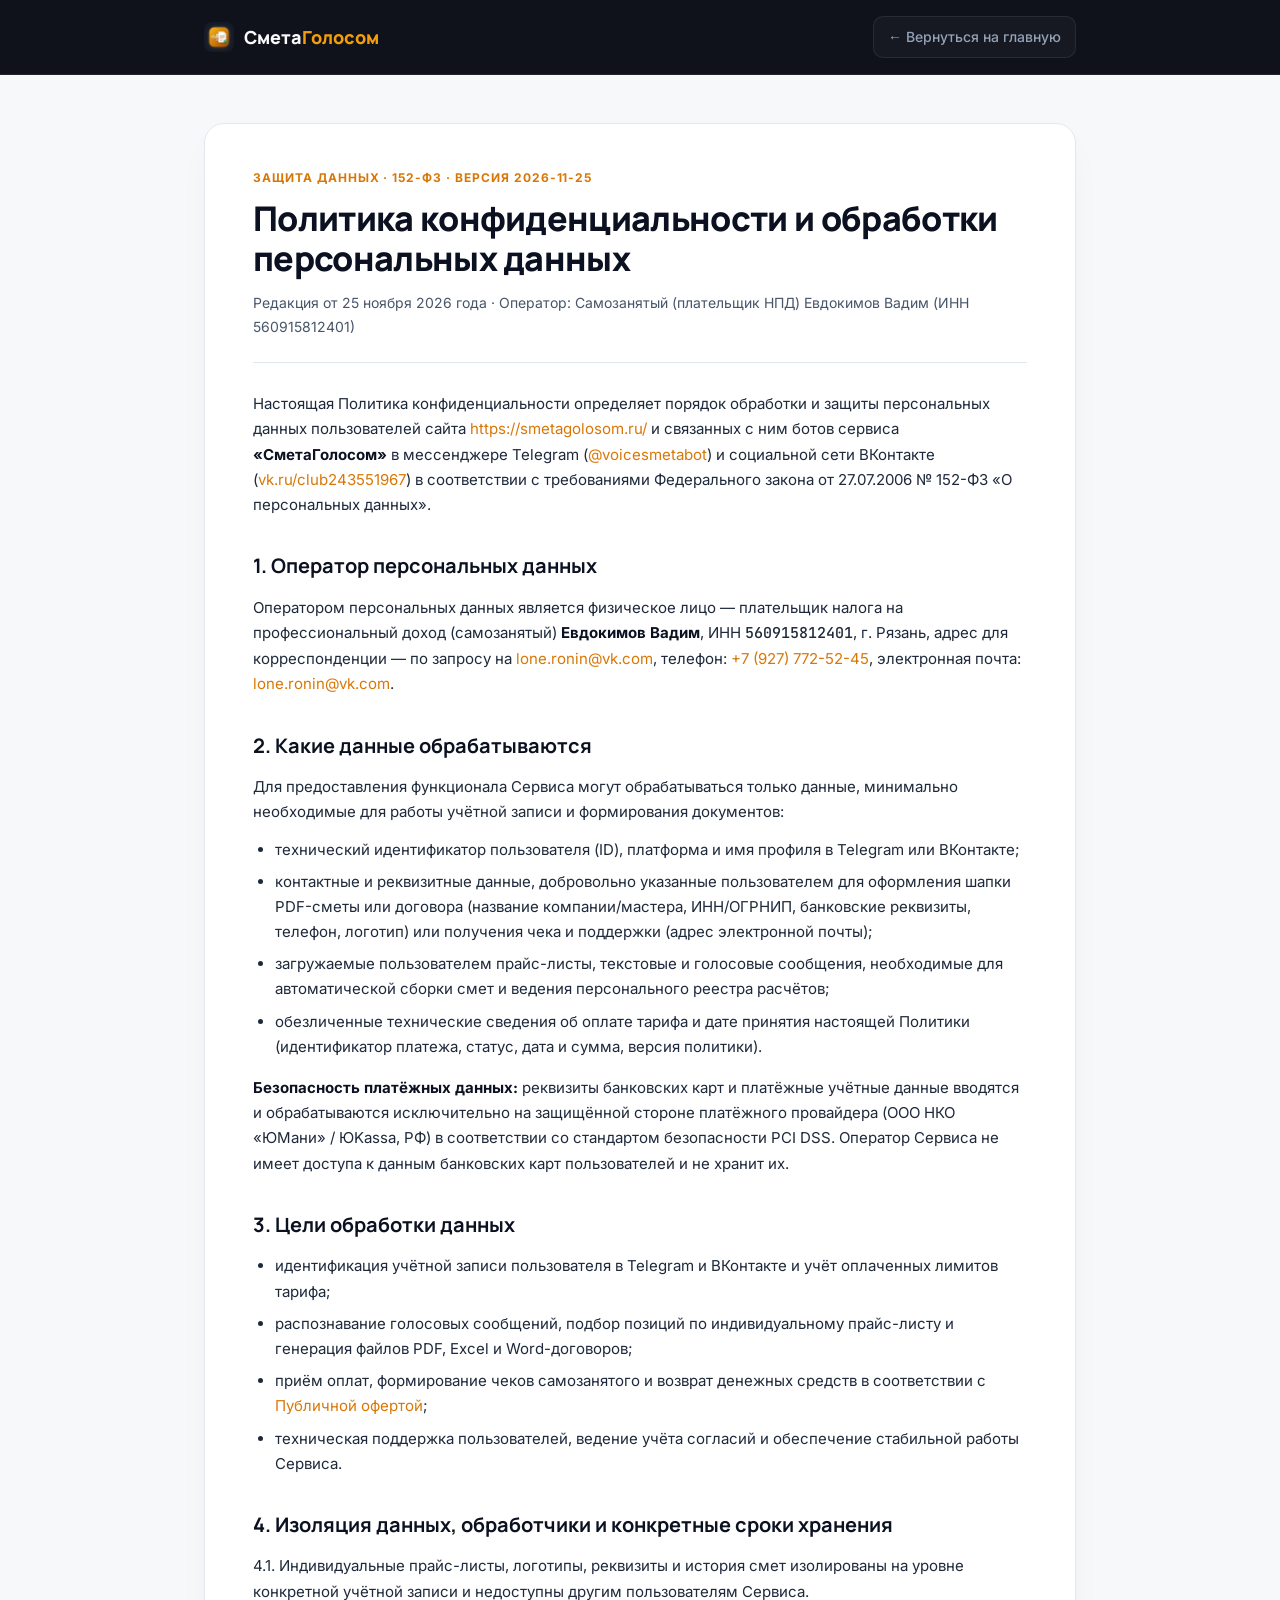
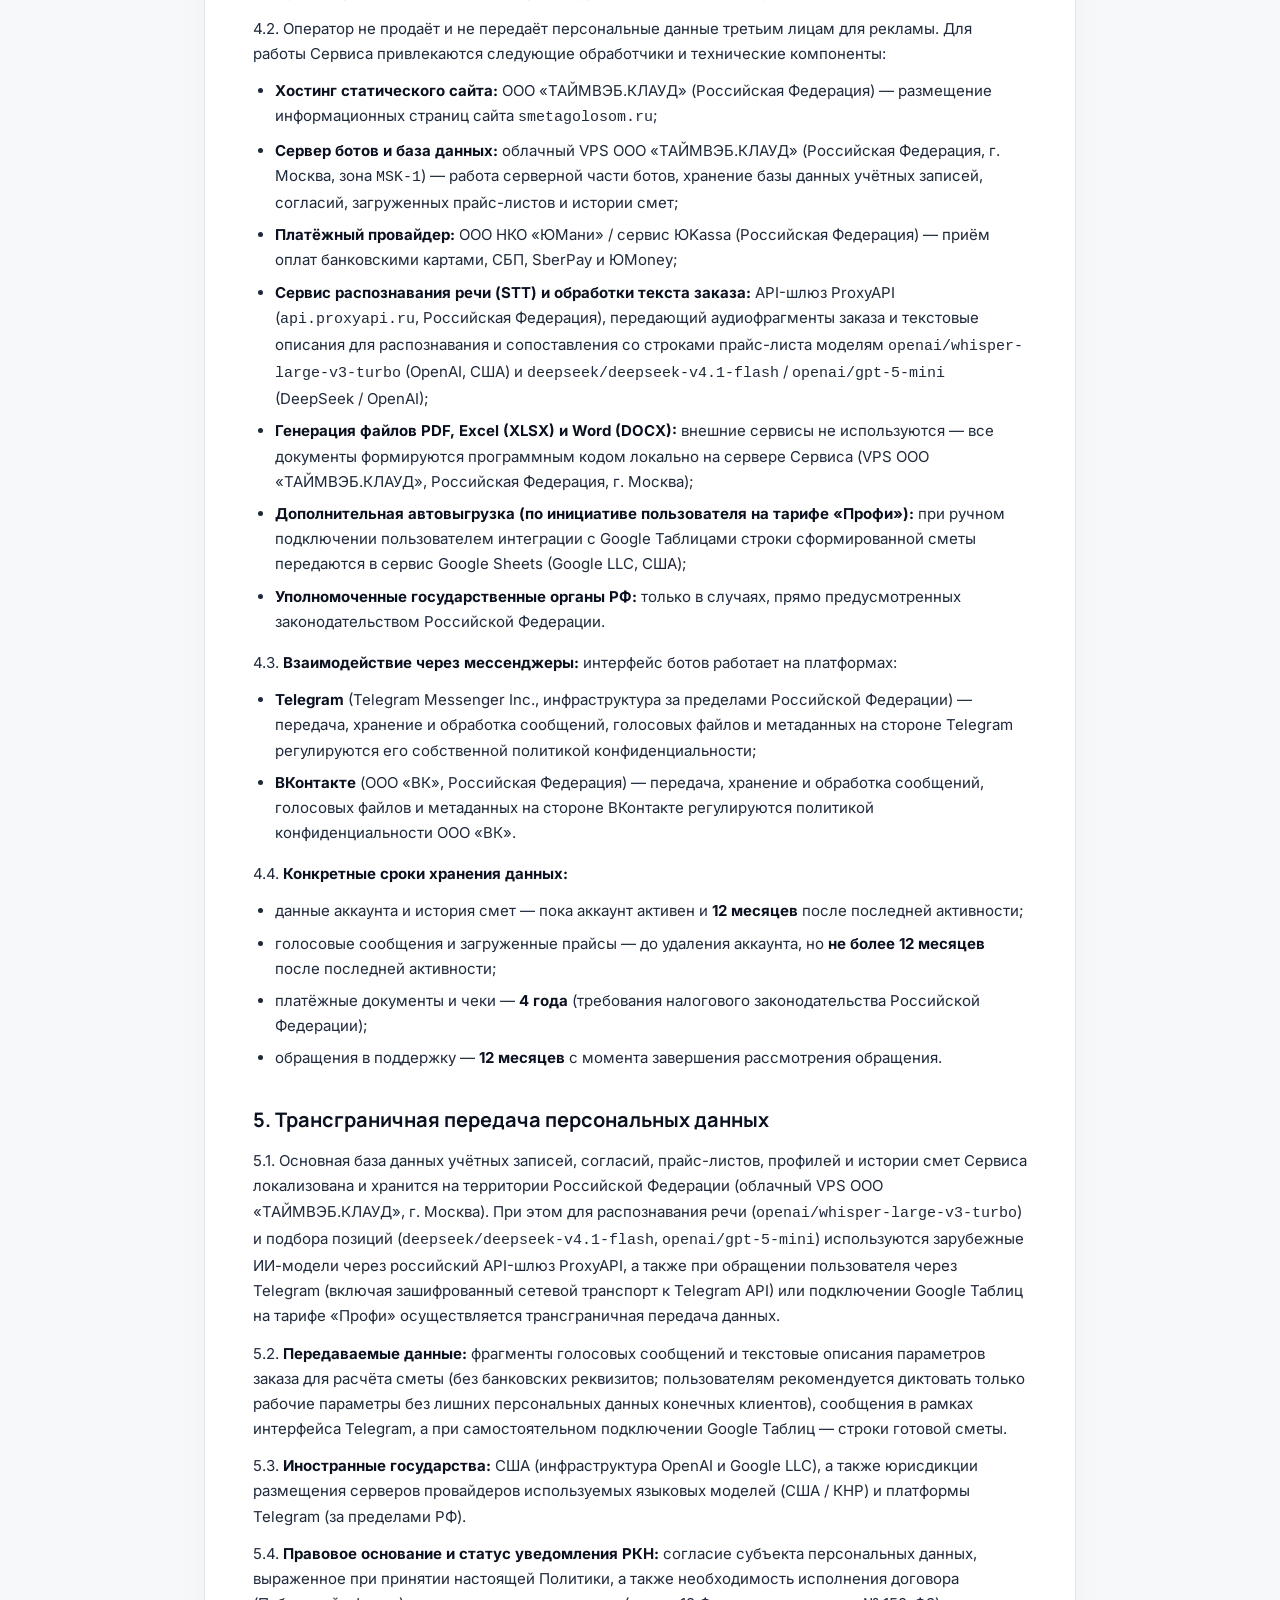
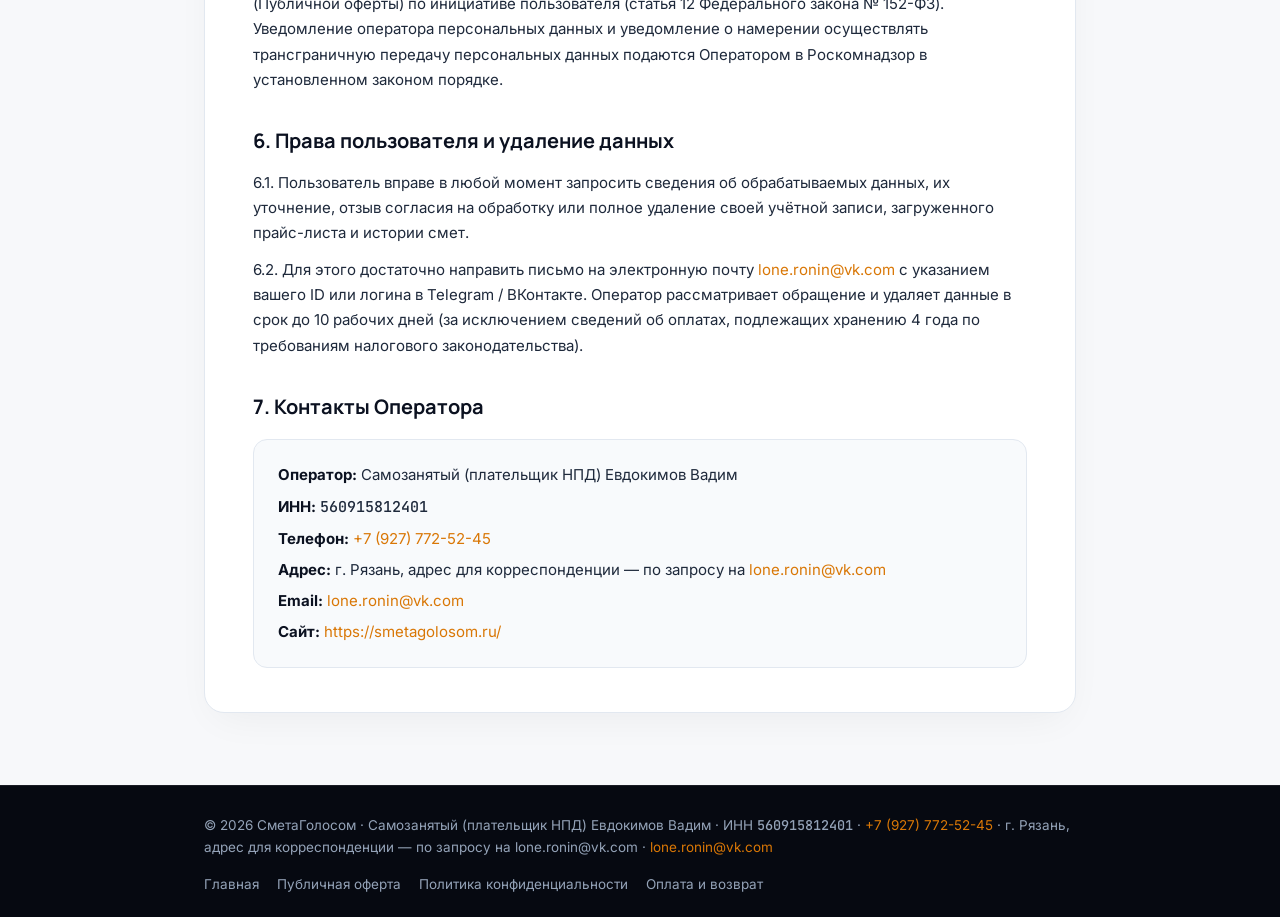
<file: privacy.html>
<!DOCTYPE html>
<html lang="ru">
<head>
  <meta charset="UTF-8" />
  <meta name="viewport" content="width=device-width, initial-scale=1.0" />
  <title>Политика конфиденциальности — СметаГолосом</title>
  <link rel="icon" type="image/png" href="/favicon.png" />
  <meta name="description" content="Политика обработки персональных данных пользователей онлайн-сервиса СметаГолосом (152-ФЗ)." />
  <link rel="preload" href="/fonts/inter-400-cyrillic.woff2" as="font" type="font/woff2" crossorigin />
  <link rel="preload" href="/fonts/manrope-600-cyrillic.woff2" as="font" type="font/woff2" crossorigin />
  <link rel="stylesheet" href="/fonts/fonts.css" />
  <style>
    :root {
      --bg-0: #060911;
      --surface-light: #F7F8FA;
      --surface-white: #FFFFFF;
      --gold: #F59E0B;
      --gold-deep: #D97706;
      --text-primary: #F8FAFC;
      --text-secondary: #94A3B8;
      --ink-dark: #0B1120;
      --ink-muted: #475569;
      --line-dark: rgba(255, 255, 255, 0.08);
      --line-light: #E2E8F0;
      --font-display: 'Manrope', -apple-system, BlinkMacSystemFont, sans-serif;
      --font-sans: 'Inter', -apple-system, BlinkMacSystemFont, 'Segoe UI', sans-serif;
      --font-mono: 'JetBrains Mono', ui-monospace, SFMono-Regular, monospace;
    }
    *, *::before, *::after { box-sizing: border-box; margin: 0; padding: 0; }
    html { scroll-behavior: smooth; }
    body {
      font-family: var(--font-sans);
      background: var(--surface-light);
      color: var(--ink-dark);
      line-height: 1.68;
      -webkit-font-smoothing: antialiased;
    }
    a { color: var(--gold-deep); text-decoration: none; }
    a:hover { text-decoration: underline; }
    .container { max-width: 920px; margin: 0 auto; padding: 0 24px; }

    header.nav {
      background: rgba(6, 9, 17, 0.96);
      border-bottom: 1px solid var(--line-dark);
      color: var(--text-primary);
      padding: 16px 0;
      position: sticky;
      top: 0;
      z-index: 40;
      backdrop-filter: blur(12px);
    }
    .nav-inner {
      display: flex;
      align-items: center;
      justify-content: space-between;
      gap: 16px;
      flex-wrap: wrap;
    }
    .brand {
      display: inline-flex;
      align-items: center;
      gap: 10px;
      font-family: var(--font-display);
      font-weight: 800;
      font-size: 18px;
      color: var(--text-primary);
      text-decoration: none;
    }
    .brand:hover { text-decoration: none; }
    .brand img { width: 30px; height: 30px; border-radius: 8px; }
    .brand-accent { color: var(--gold); }
    .nav-back {
      display: inline-flex;
      align-items: center;
      gap: 8px;
      font-size: 14px;
      font-weight: 500;
      color: var(--text-secondary);
      padding: 8px 14px;
      border-radius: 10px;
      border: 1px solid var(--line-dark);
      background: rgba(255,255,255,0.03);
      text-decoration: none;
      transition: color 0.18s, border-color 0.18s;
    }
    .nav-back:hover {
      color: #FFFFFF;
      border-color: rgba(255,255,255,0.2);
      text-decoration: none;
    }

    main { padding: 48px 0 72px; }
    .doc-card {
      background: var(--surface-white);
      border: 1px solid var(--line-light);
      border-radius: 20px;
      padding: 44px 48px;
      box-shadow: 0 14px 40px -12px rgba(11, 17, 32, 0.06);
    }
    .doc-kicker {
      font-size: 12px;
      font-weight: 700;
      letter-spacing: 0.08em;
      text-transform: uppercase;
      color: var(--gold-deep);
      margin-bottom: 10px;
    }
    h1 {
      font-family: var(--font-display);
      font-size: clamp(26px, 3.6vw, 34px);
      font-weight: 800;
      line-height: 1.2;
      letter-spacing: -0.02em;
      color: var(--ink-dark);
      margin-bottom: 12px;
    }
    .doc-meta {
      font-size: 14px;
      color: var(--ink-muted);
      padding-bottom: 24px;
      margin-bottom: 28px;
      border-bottom: 1px solid var(--line-light);
    }
    h2 {
      font-family: var(--font-display);
      font-size: 20px;
      font-weight: 700;
      color: var(--ink-dark);
      margin-top: 32px;
      margin-bottom: 12px;
    }
    p { margin-bottom: 12px; color: #1E293B; font-size: 15px; }
    ul { margin: 8px 0 16px 22px; color: #1E293B; font-size: 15px; }
    li { margin-bottom: 7px; }
    strong { color: var(--ink-dark); }
    .mono { font-family: var(--font-mono); }

    .req-box {
      background: #F8FAFC;
      border: 1px solid var(--line-light);
      border-radius: 14px;
      padding: 22px 24px;
      margin-top: 16px;
      font-size: 14.5px;
    }
    .req-box p { margin-bottom: 6px; }
    .req-box p:last-child { margin-bottom: 0; }

    footer {
      background: var(--bg-0);
      color: var(--text-secondary);
      border-top: 1px solid var(--line-dark);
      padding: 28px 0;
      font-size: 13.5px;
    }
    .footer-row {
      display: flex;
      justify-content: space-between;
      align-items: center;
      flex-wrap: wrap;
      gap: 14px;
    }
    .footer-links { display: flex; flex-wrap: wrap; gap: 18px; }
    .footer-links a { color: var(--text-secondary); }
    .footer-links a:hover { color: #FFFFFF; text-decoration: none; }

    @media (max-width: 720px) {
      .doc-card { padding: 26px 20px; }
    }
  </style>
</head>
<body>
  <header class="nav">
    <div class="container nav-inner">
      <a href="/" class="brand">
        <img src="/favicon.png" alt="СметаГолосом" />
        <span>Смета<span class="brand-accent">Голосом</span></span>
      </a>
      <a href="/" class="nav-back">← Вернуться на главную</a>
    </div>
  </header>

  <main>
    <div class="container">
      <article class="doc-card">
        <div class="doc-kicker">Защита данных · 152-ФЗ · Версия 2026-11-25</div>
        <h1>Политика конфиденциальности и обработки персональных данных</h1>
        <div class="doc-meta">
          Редакция от 25 ноября 2026 года · Оператор: Самозанятый (плательщик НПД) Евдокимов Вадим (ИНН 560915812401)
        </div>

        <p>Настоящая Политика конфиденциальности определяет порядок обработки и защиты персональных данных пользователей сайта <a href="https://smetagolosom.ru/">https://smetagolosom.ru/</a> и связанных с ним ботов сервиса <strong>«СметаГолосом»</strong> в мессенджере Telegram (<a href="https://t.me/voicesmetabot" target="_blank" rel="noopener">@voicesmetabot</a>) и социальной сети ВКонтакте (<a href="https://vk.ru/club243551967" target="_blank" rel="noopener">vk.ru/club243551967</a>) в соответствии с требованиями Федерального закона от 27.07.2006 № 152-ФЗ «О персональных данных».</p>

        <h2>1. Оператор персональных данных</h2>
        <p>Оператором персональных данных является физическое лицо — плательщик налога на профессиональный доход (самозанятый) <strong>Евдокимов Вадим</strong>, ИНН <span class="mono">560915812401</span>, г. Рязань, адрес для корреспонденции — по запросу на <a href="mailto:lone.ronin@vk.com">lone.ronin@vk.com</a>, телефон: <a href="tel:+79277725245">+7 (927) 772-52-45</a>, электронная почта: <a href="mailto:lone.ronin@vk.com">lone.ronin@vk.com</a>.</p>

        <h2>2. Какие данные обрабатываются</h2>
        <p>Для предоставления функционала Сервиса могут обрабатываться только данные, минимально необходимые для работы учётной записи и формирования документов:</p>
        <ul>
          <li>технический идентификатор пользователя (ID), платформа и имя профиля в Telegram или ВКонтакте;</li>
          <li>контактные и реквизитные данные, добровольно указанные пользователем для оформления шапки PDF-сметы или договора (название компании/мастера, ИНН/ОГРНИП, банковские реквизиты, телефон, логотип) или получения чека и поддержки (адрес электронной почты);</li>
          <li>загружаемые пользователем прайс-листы, текстовые и голосовые сообщения, необходимые для автоматической сборки смет и ведения персонального реестра расчётов;</li>
          <li>обезличенные технические сведения об оплате тарифа и дате принятия настоящей Политики (идентификатор платежа, статус, дата и сумма, версия политики).</li>
        </ul>
        <p><strong>Безопасность платёжных данных:</strong> реквизиты банковских карт и платёжные учётные данные вводятся и обрабатываются исключительно на защищённой стороне платёжного провайдера (ООО НКО «ЮМани» / ЮKassa, РФ) в соответствии со стандартом безопасности PCI DSS. Оператор Сервиса не имеет доступа к данным банковских карт пользователей и не хранит их.</p>

        <h2>3. Цели обработки данных</h2>
        <ul>
          <li>идентификация учётной записи пользователя в Telegram и ВКонтакте и учёт оплаченных лимитов тарифа;</li>
          <li>распознавание голосовых сообщений, подбор позиций по индивидуальному прайс-листу и генерация файлов PDF, Excel и Word-договоров;</li>
          <li>приём оплат, формирование чеков самозанятого и возврат денежных средств в соответствии с <a href="/offer.html">Публичной офертой</a>;</li>
          <li>техническая поддержка пользователей, ведение учёта согласий и обеспечение стабильной работы Сервиса.</li>
        </ul>

        <h2>4. Изоляция данных, обработчики и конкретные сроки хранения</h2>
        <p>4.1. Индивидуальные прайс-листы, логотипы, реквизиты и история смет изолированы на уровне конкретной учётной записи и недоступны другим пользователям Сервиса.</p>
        <p>4.2. Оператор не продаёт и не передаёт персональные данные третьим лицам для рекламы. Для работы Сервиса привлекаются следующие обработчики и технические компоненты:</p>
        <ul>
          <li><strong>Хостинг статического сайта:</strong> ООО «ТАЙМВЭБ.КЛАУД» (Российская Федерация) — размещение информационных страниц сайта <code>smetagolosom.ru</code>;</li>
          <li><strong>Сервер ботов и база данных:</strong> облачный VPS ООО «ТАЙМВЭБ.КЛАУД» (Российская Федерация, г. Москва, зона <code>MSK-1</code>) — работа серверной части ботов, хранение базы данных учётных записей, согласий, загруженных прайс-листов и истории смет;</li>
          <li><strong>Платёжный провайдер:</strong> ООО НКО «ЮМани» / сервис ЮKassa (Российская Федерация) — приём оплат банковскими картами, СБП, SberPay и ЮMoney;</li>
          <li><strong>Сервис распознавания речи (STT) и обработки текста заказа:</strong> API-шлюз ProxyAPI (<code>api.proxyapi.ru</code>, Российская Федерация), передающий аудиофрагменты заказа и текстовые описания для распознавания и сопоставления со строками прайс-листа моделям <code>openai/whisper-large-v3-turbo</code> (OpenAI, США) и <code>deepseek/deepseek-v4.1-flash</code> / <code>openai/gpt-5-mini</code> (DeepSeek / OpenAI);</li>
          <li><strong>Генерация файлов PDF, Excel (XLSX) и Word (DOCX):</strong> внешние сервисы не используются — все документы формируются программным кодом локально на сервере Сервиса (VPS ООО «ТАЙМВЭБ.КЛАУД», Российская Федерация, г. Москва);</li>
          <li><strong>Дополнительная автовыгрузка (по инициативе пользователя на тарифе «Профи»):</strong> при ручном подключении пользователем интеграции с Google Таблицами строки сформированной сметы передаются в сервис Google Sheets (Google LLC, США);</li>
          <li><strong>Уполномоченные государственные органы РФ:</strong> только в случаях, прямо предусмотренных законодательством Российской Федерации.</li>
        </ul>
        <p>4.3. <strong>Взаимодействие через мессенджеры:</strong> интерфейс ботов работает на платформах:</p>
        <ul>
          <li><strong>Telegram</strong> (Telegram Messenger Inc., инфраструктура за пределами Российской Федерации) — передача, хранение и обработка сообщений, голосовых файлов и метаданных на стороне Telegram регулируются его собственной политикой конфиденциальности;</li>
          <li><strong>ВКонтакте</strong> (ООО «ВК», Российская Федерация) — передача, хранение и обработка сообщений, голосовых файлов и метаданных на стороне ВКонтакте регулируются политикой конфиденциальности ООО «ВК».</li>
        </ul>
        <p>4.4. <strong>Конкретные сроки хранения данных:</strong></p>
        <ul>
          <li>данные аккаунта и история смет — пока аккаунт активен и <strong>12 месяцев</strong> после последней активности;</li>
          <li>голосовые сообщения и загруженные прайсы — до удаления аккаунта, но <strong>не более 12 месяцев</strong> после последней активности;</li>
          <li>платёжные документы и чеки — <strong>4 года</strong> (требования налогового законодательства Российской Федерации);</li>
          <li>обращения в поддержку — <strong>12 месяцев</strong> с момента завершения рассмотрения обращения.</li>
        </ul>

        <h2>5. Трансграничная передача персональных данных</h2>
        <p>5.1. Основная база данных учётных записей, согласий, прайс-листов, профилей и истории смет Сервиса локализована и хранится на территории Российской Федерации (облачный VPS ООО «ТАЙМВЭБ.КЛАУД», г. Москва). При этом для распознавания речи (<code>openai/whisper-large-v3-turbo</code>) и подбора позиций (<code>deepseek/deepseek-v4.1-flash</code>, <code>openai/gpt-5-mini</code>) используются зарубежные ИИ-модели через российский API-шлюз ProxyAPI, а также при обращении пользователя через Telegram (включая зашифрованный сетевой транспорт к Telegram API) или подключении Google Таблиц на тарифе «Профи» осуществляется трансграничная передача данных.</p>
        <p>5.2. <strong>Передаваемые данные:</strong> фрагменты голосовых сообщений и текстовые описания параметров заказа для расчёта сметы (без банковских реквизитов; пользователям рекомендуется диктовать только рабочие параметры без лишних персональных данных конечных клиентов), сообщения в рамках интерфейса Telegram, а при самостоятельном подключении Google Таблиц — строки готовой сметы.</p>
        <p>5.3. <strong>Иностранные государства:</strong> США (инфраструктура OpenAI и Google LLC), а также юрисдикции размещения серверов провайдеров используемых языковых моделей (США / КНР) и платформы Telegram (за пределами РФ).</p>
        <p>5.4. <strong>Правовое основание и статус уведомления РКН:</strong> согласие субъекта персональных данных, выраженное при принятии настоящей Политики, а также необходимость исполнения договора (Публичной оферты) по инициативе пользователя (статья 12 Федерального закона № 152-ФЗ). Уведомление оператора персональных данных и уведомление о намерении осуществлять трансграничную передачу персональных данных подаются Оператором в Роскомнадзор в установленном законом порядке.</p>

        <h2>6. Права пользователя и удаление данных</h2>
        <p>6.1. Пользователь вправе в любой момент запросить сведения об обрабатываемых данных, их уточнение, отзыв согласия на обработку или полное удаление своей учётной записи, загруженного прайс-листа и истории смет.</p>
        <p>6.2. Для этого достаточно направить письмо на электронную почту <a href="mailto:lone.ronin@vk.com">lone.ronin@vk.com</a> с указанием вашего ID или логина в Telegram / ВКонтакте. Оператор рассматривает обращение и удаляет данные в срок до 10 рабочих дней (за исключением сведений об оплатах, подлежащих хранению 4 года по требованиям налогового законодательства).</p>

        <h2>7. Контакты Оператора</h2>
        <div class="req-box">
          <p><strong>Оператор:</strong> Самозанятый (плательщик НПД) Евдокимов Вадим</p>
          <p><strong>ИНН:</strong> <span class="mono">560915812401</span></p>
          <p><strong>Телефон:</strong> <a href="tel:+79277725245">+7 (927) 772-52-45</a></p>
          <p><strong>Адрес:</strong> г. Рязань, адрес для корреспонденции — по запросу на <a href="mailto:lone.ronin@vk.com">lone.ronin@vk.com</a></p>
          <p><strong>Email:</strong> <a href="mailto:lone.ronin@vk.com">lone.ronin@vk.com</a></p>
          <p><strong>Сайт:</strong> <a href="https://smetagolosom.ru/">https://smetagolosom.ru/</a></p>
        </div>
      </article>
    </div>
  </main>

  <footer>
    <div class="container footer-row">
      <div>© 2026 СметаГолосом · Самозанятый (плательщик НПД) Евдокимов Вадим · ИНН <span class="mono">560915812401</span> · <a href="tel:+79277725245">+7 (927) 772-52-45</a> · г. Рязань, адрес для корреспонденции — по запросу на lone.ronin@vk.com · <a href="mailto:lone.ronin@vk.com">lone.ronin@vk.com</a></div>
      <div class="footer-links">
        <a href="/">Главная</a>
        <a href="/offer.html">Публичная оферта</a>
        <a href="/privacy.html">Политика конфиденциальности</a>
        <a href="/offer.html#refund">Оплата и возврат</a>
      </div>
    </div>
  </footer>
</body>
</html>
</file>
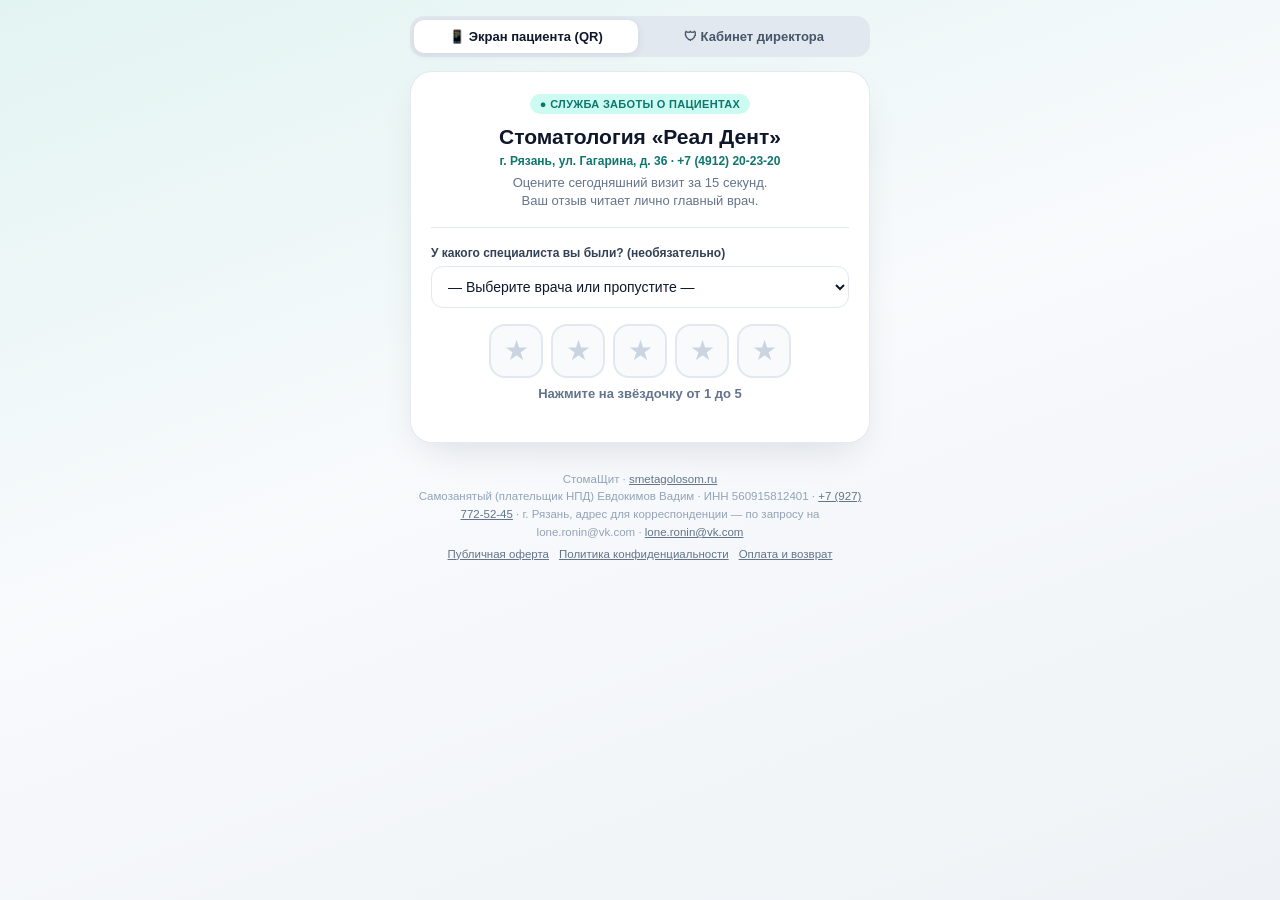
<file: stoma.html>
<!DOCTYPE html>
<html lang="ru">
<head>
<meta charset="UTF-8" />
<meta name="viewport" content="width=device-width, initial-scale=1.0, maximum-scale=1.0" />
<title>СтомаЩит — Служба заботы о пациентах</title>
<meta name="robots" content="noindex, nofollow" />
<link rel="icon" type="image/png" href="/favicon.png" />
<style>
  :root {
    --navy:#0f172a; --teal:#0d9488; --teal-soft:#ccfbf1; --teal-dark:#0f766e;
    --gold:#d97706; --gold-soft:#fef3c7; --danger:#dc2626; --danger-soft:#fee2e2;
    --bg:#f1f5f9; --card:#ffffff; --text:#0f172a; --muted:#64748b; --border:#e2e8f0;
  }
  * { box-sizing:border-box; margin:0; padding:0; -webkit-tap-highlight-color:transparent; }
  body {
    font-family:-apple-system,BlinkMacSystemFont,'Segoe UI',Roboto,sans-serif;
    background:linear-gradient(160deg,#e2f4f1 0%,#f8fafc 45%,#eef2f6 100%);
    color:var(--text); min-height:100vh; padding:16px 14px 44px;
  }
  .shell { max-width:460px; margin:0 auto; }
  .mode-bar {
    display:flex; background:#e2e8f0; border-radius:14px; padding:4px; margin-bottom:14px; gap:4px;
  }
  .mode-btn {
    flex:1; border:none; background:transparent; padding:9px 10px; border-radius:10px;
    font-weight:700; font-size:13px; color:#475569; cursor:pointer; transition:.2s;
  }
  .mode-btn.active { background:#fff; color:var(--navy); box-shadow:0 2px 8px rgba(15,23,42,.08); }
  .card {
    background:var(--card); border-radius:22px; padding:22px 20px;
    box-shadow:0 16px 40px -14px rgba(15,23,42,.14); border:1px solid rgba(226,232,240,.9);
  }
  .clinic-head { text-align:center; padding-bottom:16px; border-bottom:1px solid var(--border); margin-bottom:18px; }
  .badge {
    display:inline-flex; align-items:center; gap:6px; background:var(--teal-soft); color:var(--teal-dark);
    font-size:11px; font-weight:700; padding:4px 10px; border-radius:999px; letter-spacing:.3px; margin-bottom:10px;
  }
  .clinic-name { font-size:21px; font-weight:800; color:var(--navy); line-height:1.25; }
  .clinic-sub { font-size:13px; color:var(--muted); margin-top:6px; line-height:1.4; }
  .clinic-addr { font-size:12px; color:#0f766e; font-weight:600; margin-top:4px; }
  .stars-wrap { display:flex; justify-content:center; gap:8px; margin:16px 0 8px; }
  .star-btn {
    width:54px; height:54px; border-radius:16px; border:2px solid var(--border); background:#f8fafc;
    font-size:28px; cursor:pointer; display:flex; align-items:center; justify-content:center;
    transition:transform .15s, border-color .15s, background .15s; color:#cbd5e1;
  }
  .star-btn:hover { transform:translateY(-2px); }
  .star-btn.lit { border-color:#f59e0b; background:#fffbeb; color:#f59e0b; transform:scale(1.04); }
  .star-hint { text-align:center; font-size:13px; font-weight:600; color:var(--muted); min-height:20px; margin-bottom:14px; }
  .field-lbl { font-size:12px; font-weight:700; color:#334155; margin:12px 0 6px; display:block; }
  select, textarea, input {
    width:100%; border:1.5px solid var(--border); border-radius:12px; padding:11px 12px;
    font-size:14px; font-family:inherit; background:#fff; color:var(--text); outline:none; transition:.15s;
  }
  select:focus, textarea:focus, input:focus { border-color:var(--teal); box-shadow:0 0 0 3px rgba(13,148,136,.12); }
  .chips { display:flex; flex-wrap:wrap; gap:7px; margin:8px 0 12px; }
  .chip {
    border:1.5px solid var(--border); background:#f8fafc; color:#334155; font-size:12.5px; font-weight:600;
    padding:7px 11px; border-radius:999px; cursor:pointer; transition:.15s;
  }
  .chip.on { background:var(--teal-soft); border-color:var(--teal); color:var(--teal-dark); }
  .chip.neg.on { background:var(--danger-soft); border-color:var(--danger); color:#991b1b; }
  .section { display:none; animation:fade .22s ease; }
  .section.show { display:block; }
  @keyframes fade { from { opacity:0; transform:translateY(6px); } to { opacity:1; transform:none; } }
  .draft-box {
    background:#f0fdfa; border:1.5px dashed #14b8a6; border-radius:14px; padding:12px 14px;
    font-size:13.5px; line-height:1.45; color:#134e4a; margin:10px 0 12px;
  }
  .btn {
    width:100%; border:none; border-radius:14px; padding:13px 16px; font-size:14.5px; font-weight:700;
    cursor:pointer; display:flex; align-items:center; justify-content:center; gap:8px; text-decoration:none;
    transition:.15s; margin-top:8px;
  }
  .btn:active { transform:scale(.98); }
  .btn-teal { background:var(--teal); color:#fff; }
  .btn-navy { background:var(--navy); color:#fff; }
  .btn-danger { background:#b91c1c; color:#fff; }
  .btn-tg { background:#0284c7; color:#fff; }
  .btn-ghost { background:#f1f5f9; color:#334155; border:1px solid var(--border); }
  .map-grid { display:grid; grid-template-columns:1fr; gap:8px; margin-top:10px; }
  .map-btn {
    padding:12px 14px; border-radius:13px; text-decoration:none; font-weight:700; font-size:14px;
    display:flex; align-items:center; justify-content:space-between; color:#fff;
  }
  .m-ya { background:#fc3f1d; }
  .m-pd { background:#0284c7; }
  .m-2g { background:#16a34a; }
  .shield-banner {
    background:#fff7ed; border:1.5px solid #fdba74; border-radius:14px; padding:12px 14px;
    font-size:13px; color:#9a3412; line-height:1.45; margin-bottom:12px;
  }
  .alert-demo {
    background:#0f172a; color:#e2e8f0; border-radius:16px; padding:14px 15px; margin-top:14px;
    font-size:12.5px; line-height:1.5; border-left:4px solid #ef4444;
  }
  .alert-demo strong { color:#fca5a5; }
  .kpi-grid { display:grid; grid-template-columns:repeat(3,1fr); gap:8px; margin-bottom:14px; }
  .kpi {
    background:#f8fafc; border:1px solid var(--border); border-radius:14px; padding:11px 8px; text-align:center;
  }
  .kpi .v { font-size:19px; font-weight:800; color:var(--navy); }
  .kpi .l { font-size:11px; color:var(--muted); margin-top:3px; line-height:1.2; }
  .kpi.good .v { color:var(--teal); }
  .kpi.warn .v { color:#b91c1c; }
  .doc-row {
    display:flex; justify-content:space-between; align-items:center; padding:10px 0;
    border-bottom:1px solid var(--border); font-size:13px; gap:10px;
  }
  .doc-score { font-weight:800; padding:3px 9px; border-radius:8px; font-size:12px; white-space:nowrap; }
  .score-hi { background:#dcfce7; color:#166534; }
  .score-warn { background:#fee2e2; color:#991b1b; }
  .log-item {
    background:#fef2f2; border:1px solid #fecaca; border-radius:12px; padding:10px 12px;
    margin-top:8px; font-size:12.5px; line-height:1.4; color:#7f1d1d;
  }
  .switcher-box {
    background:#f8fafc; border:1.5px solid #cbd5e1; border-radius:14px; padding:11px 12px; margin-bottom:14px;
  }
  .foot-note { text-align:center; font-size:11.5px; color:#94a3b8; margin-top:16px; line-height:1.4; }
</style>
</head>
<body>
<div class="shell">
  <div class="mode-bar">
    <button class="mode-btn active" id="tabPatient" onclick="switchTab('patient')">📱 Экран пациента (QR)</button>
    <button class="mode-btn" id="tabOwner" onclick="switchTab('owner')">🛡 Кабинет директора</button>
  </div>

  <!-- PATIENT VIEW -->
  <div class="card" id="viewPatient">
    <div class="clinic-head">
      <div class="badge">● СЛУЖБА ЗАБОТЫ О ПАЦИЕНТАХ</div>
      <div class="clinic-name" id="clinicTitle">Стоматология</div>
      <div class="clinic-addr" id="clinicAddr"></div>
      <div class="clinic-sub">Оцените сегодняшний визит за 15 секунд.<br/>Ваш отзыв читает лично главный врач.</div>
    </div>

    <label class="field-lbl" for="docSelect">У какого специалиста вы были? (необязательно)</label>
    <select id="docSelect"></select>

    <div class="stars-wrap" id="starsWrap">
      <button class="star-btn" data-v="1" onclick="pickStar(1)" aria-label="1 звезда">★</button>
      <button class="star-btn" data-v="2" onclick="pickStar(2)" aria-label="2 звезды">★</button>
      <button class="star-btn" data-v="3" onclick="pickStar(3)" aria-label="3 звезды">★</button>
      <button class="star-btn" data-v="4" onclick="pickStar(4)" aria-label="4 звезды">★</button>
      <button class="star-btn" data-v="5" onclick="pickStar(5)" aria-label="5 звёзд">★</button>
    </div>
    <div class="star-hint" id="starHint">Нажмите на звёздочку от 1 до 5</div>

    <!-- 4-5 STARS FLOW -->
    <div class="section" id="secPositive">
      <div class="field-lbl">Что особенно понравилось? (нажмите — текст соберётся сам)</div>
      <div class="chips" id="posChips"></div>
      <div class="draft-box" id="reviewDraft"></div>
      <button class="btn btn-teal" id="copyBtn" onclick="copyReview()">📋 Скопировать готовый отзыв</button>
      <div class="field-lbl" style="text-align:center;margin-top:14px;">Вставьте в удобную площадку (1 клик):</div>
      <div class="map-grid">
        <a class="map-btn m-ya" id="linkYandex" target="_blank" rel="noopener"><span>Яндекс Карты · Оставить 5 ★</span><span>→</span></a>
        <a class="map-btn m-pd" id="linkProdoc" target="_blank" rel="noopener"><span>ПроДокторов · Поддержать врача</span><span>→</span></a>
        <a class="map-btn m-2g" id="link2gis" target="_blank" rel="noopener"><span>2ГИС · Оставить отзыв</span><span>→</span></a>
      </div>
    </div>

    <!-- 1-3 STARS INTERCEPT FLOW -->
    <div class="section" id="secNegative">
      <div class="shield-banner">
        <strong>Нам очень жаль, что визит прошёл неидеально.</strong><br/>
        Напишите напрямую главному врачу — мы разберёмся сегодня и свяжемся с вами в течение 15 минут.
      </div>
      <div class="field-lbl">Что пошло не так?</div>
      <div class="chips" id="negChips"></div>
      <label class="field-lbl" for="negText">Опишите ситуацию в двух словах:</label>
      <textarea id="negText" rows="3" placeholder="Например: пришлось ждать 20 минут / не объяснили итоговую цену..."></textarea>
      <label class="field-lbl" for="negPhone">Телефон для связи с главврачом (по желанию):</label>
      <input id="negPhone" type="tel" placeholder="+7 (900) 000-00-00" />
      <p style="font-size:11.5px;color:var(--muted);margin-top:8px;line-height:1.4;">Отправляя обращение или указывая телефон, вы принимаете <a href="/privacy.html" style="color:var(--teal-dark);text-decoration:underline;">Политику обработки персональных данных</a>.</p>
      <button class="btn btn-danger" onclick="sendIntercept()">🔒 Отправить лично главному врачу</button>
    </div>

    <!-- INTERCEPT CONFIRMATION + LIVE DEMO ALERT -->
    <div class="section" id="secInterceptDone">
      <div style="text-align:center;padding:8px 0 4px;">
        <div style="font-size:38px;">✅</div>
        <div style="font-size:17px;font-weight:800;color:var(--navy);margin-top:6px;">Обращение передано главному врачу</div>
        <div style="font-size:13px;color:var(--muted);margin-top:4px;">Спасибо за обратную связь — свяжемся с вами в ближайшее время.</div>
      </div>
      <div class="alert-demo" id="demoAlertPreview"></div>
      <a class="btn btn-tg" id="tgShareBtn" target="_blank" rel="noopener">✈️ Переслать этот алерт в Telegram (тест доставки)</a>
      <button class="btn btn-ghost" onclick="resetDemo()">↻ Проверить другой сценарий (демо)</button>
    </div>
  </div>

  <!-- OWNER ANALYTICS VIEW -->
  <div class="card" id="viewOwner" style="display:none;">
    <div class="clinic-head" style="text-align:left;padding-bottom:12px;">
      <div class="badge">● КАБИНЕТ РУКОВОДИТЕЛЯ · СТОМАЩИТ</div>
      <div class="clinic-name" style="font-size:18px;" id="ownerClinicTitle">Аналитика клиники</div>
      <div class="clinic-sub" id="ownerLprLine"></div>
    </div>

    <div class="switcher-box">
      <label class="field-lbl" for="clinicSwitcher" style="margin-top:0;">Быстро переключить клинику (Рязань · 12 клиник):</label>
      <select id="clinicSwitcher"></select>
    </div>

    <div class="kpi-grid">
      <div class="kpi good"><div class="v" id="kpiPos">89</div><div class="l">5★ ушли на Карты / ПроДокторов</div></div>
      <div class="kpi warn"><div class="v" id="kpiNeg">7</div><div class="l">1–3★ перехвачено до публикации</div></div>
      <div class="kpi"><div class="v">4.94</div><div class="l">Прогноз рейтинга за 60 дней</div></div>
    </div>

    <div class="field-lbl">Внутренний рейтинг по врачам и ресепшену (демо):</div>
    <div id="ownerDocsList"></div>

    <div class="field-lbl" style="margin-top:14px;">Последние перехваченные обращения (не попали на карты!):</div>
    <div id="interceptLog">
      <div class="log-item"><strong>2 ★ · Ресепшен</strong> — «Прождал 20 минут при записи на 14:00, не предупредили». <br/><em>Статус: главврач перезвонил через 12 мин, подарили профгигиену — конфликт закрыт ✓</em></div>
    </div>
    <a class="btn btn-navy" href="https://vk.ru/im?sel=-243551967" target="_blank" rel="noopener">🚀 Подключить СтомаЩит для клиники за 3 дня</a>
    <p style="text-align:center;font-size:11px;color:var(--muted);margin-top:6px;line-height:1.4;">Переходя в мессенджер, вы принимаете <a href="/privacy.html" style="color:var(--teal-dark);text-decoration:underline;">Политику обработки персональных данных</a></p>
    <button class="btn btn-teal" onclick="switchTab('patient')">← Вернуться на экран пациента (QR)</button>
  </div>

  <footer class="foot-note" style="padding:12px 6px 0;line-height:1.55;">
    <div>СтомаЩит · <a href="https://smetagolosom.ru/" style="color:#64748b;">smetagolosom.ru</a></div>
    <div>Самозанятый (плательщик НПД) Евдокимов Вадим · ИНН 560915812401 · <a href="tel:+79277725245" style="color:#64748b;">+7 (927) 772-52-45</a> · г. Рязань, адрес для корреспонденции — по запросу на lone.ronin@vk.com · <a href="mailto:lone.ronin@vk.com" style="color:#64748b;">lone.ronin@vk.com</a></div>
    <div style="margin-top:4px;display:flex;justify-content:center;flex-wrap:wrap;gap:10px;">
      <a href="/offer.html" style="color:#64748b;">Публичная оферта</a>
      <a href="/privacy.html" style="color:#64748b;">Политика конфиденциальности</a>
      <a href="/offer.html#refund" style="color:#64748b;">Оплата и возврат</a>
    </div>
  </footer>
</div>

<script>
const CATALOG = {
  "m101": {
    "id": "m101",
    "code": "М1-01",
    "clinic": "Стоматология «Эстетика»",
    "city": "Рязань",
    "address": "г. Рязань, ул. Радищева, д. 11",
    "phone": "+7 (4912) 95-25-25",
    "lpr": "Гендиректор: Тюрина Светлана Александровна | Главврач: Матвеева Светлана Сергеевна",
    "doctors": [
      "Матвеева Светлана Сергеевна (Главврач, имплантолог)",
      "Стоматолог-ортопед (Филиал Радищева, 11)",
      "Стоматолог-терапевт (Лечение под микроскопом)",
      "Администратор ресепшена (Радищева, 11)"
    ],
    "yandex": "https://yandex.ru/maps/11/ryazan/?text=%D0%A1%D1%82%D0%BE%D0%BC%D0%B0%D1%82%D0%BE%D0%BB%D0%BE%D0%B3%D0%B8%D1%8F%20%D0%AD%D1%81%D1%82%D0%B5%D1%82%D0%B8%D0%BA%D0%B0%20%D0%A0%D1%8F%D0%B7%D0%B0%D0%BD%D1%8C%20%D0%A0%D0%B0%D0%B4%D0%B8%D1%89%D0%B5%D0%B2%D0%B0%2011",
    "prodoctorov": "https://prodoctorov.ru/ryazan/find/?q=%D0%A1%D1%82%D0%BE%D0%BC%D0%B0%D1%82%D0%BE%D0%BB%D0%BE%D0%B3%D0%B8%D1%8F%20%D0%AD%D1%81%D1%82%D0%B5%D1%82%D0%B8%D0%BA%D0%B0",
    "twogis": "https://2gis.ru/ryazan/search/%D0%A1%D1%82%D0%BE%D0%BC%D0%B0%D1%82%D0%BE%D0%BB%D0%BE%D0%B3%D0%B8%D1%8F%20%D0%AD%D1%81%D1%82%D0%B5%D1%82%D0%B8%D0%BA%D0%B0"
  },
  "m102": {
    "id": "m102",
    "code": "М1-02",
    "clinic": "Финская стоматология",
    "city": "Рязань",
    "address": "г. Рязань, ул. Дзержинского, д. 59, корп. 3",
    "phone": "+7 (4912) 27-62-27",
    "lpr": "Директор: Селиванова Валерия Геннадьевна | Главврач: Кузьмина Наталия Анатольевна",
    "doctors": [
      "Кузьмина Наталия Анатольевна (Главврач, ортодонт)",
      "Пономарёв Евгений Олегович (Ортопед, хирург)",
      "Герцовская Марина Владимировна (Терапевт, хирург)",
      "Петросян О. В. (Стоматолог-терапевт)"
    ],
    "yandex": "https://yandex.ru/maps/11/ryazan/?text=%D0%A4%D0%B8%D0%BD%D1%81%D0%BA%D0%B0%D1%8F%20%D1%81%D1%82%D0%BE%D0%BC%D0%B0%D1%82%D0%BE%D0%BB%D0%BE%D0%B3%D0%B8%D1%8F%20%D0%A0%D1%8F%D0%B7%D0%B0%D0%BD%D1%8C%20%D0%94%D0%B7%D0%B5%D1%80%D0%B6%D0%B8%D0%BD%D1%81%D0%BA%D0%BE%D0%B3%D0%BE%2059",
    "prodoctorov": "https://prodoctorov.ru/ryazan/find/?q=%D0%A4%D0%B8%D0%BD%D1%81%D0%BA%D0%B0%D1%8F%20%D1%81%D1%82%D0%BE%D0%BC%D0%B0%D1%82%D0%BE%D0%BB%D0%BE%D0%B3%D0%B8%D1%8F",
    "twogis": "https://2gis.ru/ryazan/search/%D0%A4%D0%B8%D0%BD%D1%81%D0%BA%D0%B0%D1%8F%20%D1%81%D1%82%D0%BE%D0%BC%D0%B0%D1%82%D0%BE%D0%BB%D0%BE%D0%B3%D0%B8%D1%8F"
  },
  "m103": {
    "id": "m103",
    "code": "М1-03",
    "clinic": "Стоматология «К-Денти»",
    "city": "Рязань",
    "address": "г. Рязань, ул. Дзержинского, д. 12А",
    "phone": "+7 (4912) 51-18-15",
    "lpr": "Директор и совладелец: Котов Александр Сергеевич (семейная клиника)",
    "doctors": [
      "Котов Александр Алексеевич (Хирург, терапевт)",
      "Котова Елена Владимировна (Стоматолог)",
      "Косолюкина Юлия Петровна (Стоматолог-терапевт)",
      "Администратор клиники «К-Денти»"
    ],
    "yandex": "https://yandex.ru/maps/11/ryazan/?text=%D0%A1%D1%82%D0%BE%D0%BC%D0%B0%D1%82%D0%BE%D0%BB%D0%BE%D0%B3%D0%B8%D1%8F%20%D0%9A-%D0%94%D0%B5%D0%BD%D1%82%D0%B8%20%D0%A0%D1%8F%D0%B7%D0%B0%D0%BD%D1%8C%20%D0%94%D0%B7%D0%B5%D1%80%D0%B6%D0%B8%D0%BD%D1%81%D0%BA%D0%BE%D0%B3%D0%BE%2012%D0%90",
    "prodoctorov": "https://prodoctorov.ru/ryazan/find/?q=%D0%A1%D1%82%D0%BE%D0%BC%D0%B0%D1%82%D0%BE%D0%BB%D0%BE%D0%B3%D0%B8%D1%8F%20%D0%9A-%D0%94%D0%B5%D0%BD%D1%82%D0%B8",
    "twogis": "https://2gis.ru/ryazan/search/%D0%A1%D1%82%D0%BE%D0%BC%D0%B0%D1%82%D0%BE%D0%BB%D0%BE%D0%B3%D0%B8%D1%8F%20%D0%9A-%D0%94%D0%B5%D0%BD%D1%82%D0%B8"
  },
  "m104": {
    "id": "m104",
    "code": "М1-04",
    "clinic": "Стоматология «Реал Дент»",
    "city": "Рязань",
    "address": "г. Рязань, ул. Гагарина, д. 36",
    "phone": "+7 (4912) 20-23-20",
    "lpr": "Директор: Яшкин Роман Алексеевич | Главврач: Уваркина Галина Георгиевна",
    "doctors": [
      "Уваркина Галина Георгиевна (Главврач, пародонтолог)",
      "Ведущий хирург-имплантолог (Osstem / MIS / Straumann)",
      "Стоматолог-ортопед (Цирконий / Sirona)",
      "Стоматолог-терапевт (Микроскоп Carl Zeiss)"
    ],
    "yandex": "https://yandex.ru/maps/11/ryazan/?text=%D0%A1%D1%82%D0%BE%D0%BC%D0%B0%D1%82%D0%BE%D0%BB%D0%BE%D0%B3%D0%B8%D1%8F%20%D0%A0%D0%B5%D0%B0%D0%BB%20%D0%94%D0%B5%D0%BD%D1%82%20%D0%A0%D1%8F%D0%B7%D0%B0%D0%BD%D1%8C%20%D0%93%D0%B0%D0%B3%D0%B0%D1%80%D0%B8%D0%BD%D0%B0%2036",
    "prodoctorov": "https://prodoctorov.ru/ryazan/find/?q=%D0%A1%D1%82%D0%BE%D0%BC%D0%B0%D1%82%D0%BE%D0%BB%D0%BE%D0%B3%D0%B8%D1%8F%20%D0%A0%D0%B5%D0%B0%D0%BB%20%D0%94%D0%B5%D0%BD%D1%82",
    "twogis": "https://2gis.ru/ryazan/search/%D0%A1%D1%82%D0%BE%D0%BC%D0%B0%D1%82%D0%BE%D0%BB%D0%BE%D0%B3%D0%B8%D1%8F%20%D0%A0%D0%B5%D0%B0%D0%BB%20%D0%94%D0%B5%D0%BD%D1%82"
  },
  "m105": {
    "id": "m105",
    "code": "М1-05",
    "clinic": "Стоматология «ВитаДент»",
    "city": "Рязань",
    "address": "г. Рязань, ул. Гагарина, д. 60/64",
    "phone": "+7 (4912) 96-88-62",
    "lpr": "Директор и практикующий врач: Бескова Елена Валентиновна",
    "doctors": [
      "Бескова Елена Валентиновна (Директор, терапевт-хирург)",
      "Кузин Юрий Сергеевич (Стоматолог-ортопед)",
      "Демешова Наталья Михайловна (Терапевт)",
      "Авидзба Светлана Анатольевна (Терапевт)"
    ],
    "yandex": "https://yandex.ru/maps/11/ryazan/?text=%D0%A1%D1%82%D0%BE%D0%BC%D0%B0%D1%82%D0%BE%D0%BB%D0%BE%D0%B3%D0%B8%D1%8F%20%D0%92%D0%B8%D1%82%D0%B0%D0%94%D0%B5%D0%BD%D1%82%20%D0%A0%D1%8F%D0%B7%D0%B0%D0%BD%D1%8C%20%D0%93%D0%B0%D0%B3%D0%B0%D1%80%D0%B8%D0%BD%D0%B0%2060",
    "prodoctorov": "https://prodoctorov.ru/ryazan/find/?q=%D0%A1%D1%82%D0%BE%D0%BC%D0%B0%D1%82%D0%BE%D0%BB%D0%BE%D0%B3%D0%B8%D1%8F%20%D0%92%D0%B8%D1%82%D0%B0%D0%94%D0%B5%D0%BD%D1%82",
    "twogis": "https://2gis.ru/ryazan/search/%D0%A1%D1%82%D0%BE%D0%BC%D0%B0%D1%82%D0%BE%D0%BB%D0%BE%D0%B3%D0%B8%D1%8F%20%D0%92%D0%B8%D1%82%D0%B0%D0%94%D0%B5%D0%BD%D1%82"
  },
  "m206": {
    "id": "m206",
    "code": "М2-06",
    "clinic": "Стоматология «Жемчужина»",
    "city": "Рязань",
    "address": "г. Рязань, ул. Соборная, д. 48А",
    "phone": "+7 (4912) 25-68-67",
    "lpr": "Гендиректор: Тухикян Кристина Ашотовна | Главврач: Тухикян Ашот Норикович",
    "doctors": [
      "Тухикян Ашот Норикович (Главврач, имплантолог-ортопед)",
      "Стоматолог-терапевт (Микроскоп / Эндодонтия)",
      "Стоматолог-ортодонт (Прикус / Элайнеры)",
      "Администратор центра «Жемчужина»"
    ],
    "yandex": "https://yandex.ru/maps/11/ryazan/?text=%D0%A1%D1%82%D0%BE%D0%BC%D0%B0%D1%82%D0%BE%D0%BB%D0%BE%D0%B3%D0%B8%D1%8F%20%D0%96%D0%B5%D0%BC%D1%87%D1%83%D0%B6%D0%B8%D0%BD%D0%B0%20%D0%A0%D1%8F%D0%B7%D0%B0%D0%BD%D1%8C%20%D0%A1%D0%BE%D0%B1%D0%BE%D1%80%D0%BD%D0%B0%D1%8F%2048%D0%90",
    "prodoctorov": "https://prodoctorov.ru/ryazan/find/?q=%D0%A1%D1%82%D0%BE%D0%BC%D0%B0%D1%82%D0%BE%D0%BB%D0%BE%D0%B3%D0%B8%D1%8F%20%D0%96%D0%B5%D0%BC%D1%87%D1%83%D0%B6%D0%B8%D0%BD%D0%B0",
    "twogis": "https://2gis.ru/ryazan/search/%D0%A1%D1%82%D0%BE%D0%BC%D0%B0%D1%82%D0%BE%D0%BB%D0%BE%D0%B3%D0%B8%D1%8F%20%D0%96%D0%B5%D0%BC%D1%87%D1%83%D0%B6%D0%B8%D0%BD%D0%B0"
  },
  "m207": {
    "id": "m207",
    "code": "М2-07",
    "clinic": "Стоматология «Династия»",
    "city": "Рязань",
    "address": "г. Рязань, ул. Кальная, д. 34",
    "phone": "+7 (4912) 51-55-25",
    "lpr": "Главврач: Парамошина Ольга Алексеевна | Зав. имплантацией: Грешникова Екатерина Викторовна",
    "doctors": [
      "Парамошина Ольга Алексеевна (Главврач, ортопед)",
      "Грешникова Екатерина Викторовна (Зав. хирургией, имплантолог)",
      "Арчаков Аслан Мусаевич (Хирург-имплантолог)",
      "Засолько Дмитрий Вячеславович (Хирург-имплантолог)"
    ],
    "yandex": "https://yandex.ru/maps/11/ryazan/?text=%D0%A1%D1%82%D0%BE%D0%BC%D0%B0%D1%82%D0%BE%D0%BB%D0%BE%D0%B3%D0%B8%D1%8F%20%D0%94%D0%B8%D0%BD%D0%B0%D1%81%D1%82%D0%B8%D1%8F%20%D0%A0%D1%8F%D0%B7%D0%B0%D0%BD%D1%8C%20%D0%9A%D0%B0%D0%BB%D1%8C%D0%BD%D0%B0%D1%8F%2034",
    "prodoctorov": "https://prodoctorov.ru/ryazan/find/?q=%D0%A1%D1%82%D0%BE%D0%BC%D0%B0%D1%82%D0%BE%D0%BB%D0%BE%D0%B3%D0%B8%D1%8F%20%D0%94%D0%B8%D0%BD%D0%B0%D1%81%D1%82%D0%B8%D1%8F",
    "twogis": "https://2gis.ru/ryazan/search/%D0%A1%D1%82%D0%BE%D0%BC%D0%B0%D1%82%D0%BE%D0%BB%D0%BE%D0%B3%D0%B8%D1%8F%20%D0%94%D0%B8%D0%BD%D0%B0%D1%81%D1%82%D0%B8%D1%8F"
  },
  "m208": {
    "id": "m208",
    "code": "М2-08",
    "clinic": "РЦСИ — Центр имплантации",
    "city": "Рязань",
    "address": "г. Рязань, б-р Народный, д. 15, 1 этаж",
    "phone": "+7 (4912) 46-46-36",
    "lpr": "Основатель и гендиректор: Ушаков Андрей Анатольевич | Главврач: Иванова Светлана Владимировна",
    "doctors": [
      "Иванова Светлана Владимировна (Главврач, ЧЛХ, имплантолог)",
      "Цветкова Н. Ю. (Стоматолог-ортопед)",
      "Кашлев Д. С. (Стоматолог-ортопед)",
      "Соколов Ю. И. (Хирург-имплантолог)"
    ],
    "yandex": "https://yandex.ru/maps/11/ryazan/?text=%D0%A0%D1%8F%D0%B7%D0%B0%D0%BD%D1%81%D0%BA%D0%B8%D0%B9%20%D1%86%D0%B5%D0%BD%D1%82%D1%80%20%D1%81%D1%82%D0%BE%D0%BC%D0%B0%D1%82%D0%BE%D0%BB%D0%BE%D0%B3%D0%B8%D1%87%D0%B5%D1%81%D0%BA%D0%BE%D0%B9%20%D0%B8%D0%BC%D0%BF%D0%BB%D0%B0%D0%BD%D1%82%D0%B0%D1%86%D0%B8%D0%B8%20%D0%9D%D0%B0%D1%80%D0%BE%D0%B4%D0%BD%D1%8B%D0%B9%20%D0%B1%D1%83%D0%BB%D1%8C%D0%B2%D0%B0%D1%80%2015",
    "prodoctorov": "https://prodoctorov.ru/ryazan/find/?q=%D0%A0%D0%A6%D0%A1%D0%98%20%E2%80%94%20%D0%A6%D0%B5%D0%BD%D1%82%D1%80%20%D0%B8%D0%BC%D0%BF%D0%BB%D0%B0%D0%BD%D1%82%D0%B0%D1%86%D0%B8%D0%B8",
    "twogis": "https://2gis.ru/ryazan/search/%D0%A0%D0%A6%D0%A1%D0%98%20%E2%80%94%20%D0%A6%D0%B5%D0%BD%D1%82%D1%80%20%D0%B8%D0%BC%D0%BF%D0%BB%D0%B0%D0%BD%D1%82%D0%B0%D1%86%D0%B8%D0%B8"
  },
  "m209": {
    "id": "m209",
    "code": "М2-09",
    "clinic": "Стоматология «Голливуд»",
    "city": "Рязань",
    "address": "г. Рязань, Московское шоссе, д. 20 (БЦ «Престиж», 4 эт., оф. 405/1)",
    "phone": "+7 (4912) 34-70-73",
    "lpr": "Гендиректор: Воронкова Елена Аркадьевна | Совладелец: Воронков Роман Евгеньевич",
    "doctors": [
      "Ведущий стоматолог-терапевт («Голливуд»)",
      "Стоматолог-ортопед (Протезирование)",
      "Стоматолог-ортодонт (Брекеты)",
      "Администратор клиники «Голливуд»"
    ],
    "yandex": "https://yandex.ru/maps/11/ryazan/?text=%D0%A1%D1%82%D0%BE%D0%BC%D0%B0%D1%82%D0%BE%D0%BB%D0%BE%D0%B3%D0%B8%D1%8F%20%D0%93%D0%BE%D0%BB%D0%BB%D0%B8%D0%B2%D1%83%D0%B4%20%D0%A0%D1%8F%D0%B7%D0%B0%D0%BD%D1%8C%20%D0%9C%D0%BE%D1%81%D0%BA%D0%BE%D0%B2%D1%81%D0%BA%D0%BE%D0%B5%20%D1%88%D0%BE%D1%81%D1%81%D0%B5%2020",
    "prodoctorov": "https://prodoctorov.ru/ryazan/find/?q=%D0%A1%D1%82%D0%BE%D0%BC%D0%B0%D1%82%D0%BE%D0%BB%D0%BE%D0%B3%D0%B8%D1%8F%20%D0%93%D0%BE%D0%BB%D0%BB%D0%B8%D0%B2%D1%83%D0%B4",
    "twogis": "https://2gis.ru/ryazan/search/%D0%A1%D1%82%D0%BE%D0%BC%D0%B0%D1%82%D0%BE%D0%BB%D0%BE%D0%B3%D0%B8%D1%8F%20%D0%93%D0%BE%D0%BB%D0%BB%D0%B8%D0%B2%D1%83%D0%B4"
  },
  "m210": {
    "id": "m210",
    "code": "М2-10",
    "clinic": "Стоматология «32 Здоровых»",
    "city": "Рязань",
    "address": "г. Рязань, Первомайский проспект, д. 76, корп. 3",
    "phone": "+7 (953) 745-96-37",
    "lpr": "Ведущие врачи / руководство: Котов Константин Сергеевич (ортопед), Котова Анастасия Борисовна (терапевт)",
    "doctors": [
      "Котов Константин Сергеевич (Стоматолог-ортопед)",
      "Котова Анастасия Борисовна (Стоматолог-терапевт)",
      "Стоматолог-хирург («32 Здоровых»)",
      "Администратор клиники «32 Здоровых»"
    ],
    "yandex": "https://yandex.ru/maps/11/ryazan/?text=%D0%A1%D1%82%D0%BE%D0%BC%D0%B0%D1%82%D0%BE%D0%BB%D0%BE%D0%B3%D0%B8%D1%8F%2032%20%D0%97%D0%B4%D0%BE%D1%80%D0%BE%D0%B2%D1%8B%D1%85%20%D0%A0%D1%8F%D0%B7%D0%B0%D0%BD%D1%8C%20%D0%9F%D0%B5%D1%80%D0%B2%D0%BE%D0%BC%D0%B0%D0%B9%D1%81%D0%BA%D0%B8%D0%B9%20%D0%BF%D1%80%D0%BE%D1%81%D0%BF%D0%B5%D0%BA%D1%82%2076",
    "prodoctorov": "https://prodoctorov.ru/ryazan/find/?q=%D0%A1%D1%82%D0%BE%D0%BC%D0%B0%D1%82%D0%BE%D0%BB%D0%BE%D0%B3%D0%B8%D1%8F%2032%20%D0%97%D0%B4%D0%BE%D1%80%D0%BE%D0%B2%D1%8B%D1%85",
    "twogis": "https://2gis.ru/ryazan/search/%D0%A1%D1%82%D0%BE%D0%BC%D0%B0%D1%82%D0%BE%D0%BB%D0%BE%D0%B3%D0%B8%D1%8F%2032%20%D0%97%D0%B4%D0%BE%D1%80%D0%BE%D0%B2%D1%8B%D1%85"
  },
  "m301": {
    "id": "m301",
    "code": "Резерв-1",
    "clinic": "Стоматология «Улыбка»",
    "city": "Рязань",
    "address": "г. Рязань, ул. Новосёлов, д. 40А",
    "phone": "+7 (4912) 50-25-00",
    "lpr": "Руководство клиники «Улыбка»",
    "doctors": [
      "Степнова Таисия Дмитриевна (Стоматолог-терапевт)",
      "Стоматолог-ортопед («Улыбка»)",
      "Стоматолог-хирург («Улыбка»)",
      "Администратор ресепшена («Улыбка»)"
    ],
    "yandex": "https://yandex.ru/maps/11/ryazan/?text=%D0%A1%D1%82%D0%BE%D0%BC%D0%B0%D1%82%D0%BE%D0%BB%D0%BE%D0%B3%D0%B8%D1%8F%20%D0%A3%D0%BB%D1%8B%D0%B1%D0%BA%D0%B0%20%D0%A0%D1%8F%D0%B7%D0%B0%D0%BD%D1%8C%20%D0%9D%D0%BE%D0%B2%D0%BE%D1%81%D0%B5%D0%BB%D0%BE%D0%B2%2040%D0%90",
    "prodoctorov": "https://prodoctorov.ru/ryazan/find/?q=%D0%A1%D1%82%D0%BE%D0%BC%D0%B0%D1%82%D0%BE%D0%BB%D0%BE%D0%B3%D0%B8%D1%8F%20%D0%A3%D0%BB%D1%8B%D0%B1%D0%BA%D0%B0",
    "twogis": "https://2gis.ru/ryazan/search/%D0%A1%D1%82%D0%BE%D0%BC%D0%B0%D1%82%D0%BE%D0%BB%D0%BE%D0%B3%D0%B8%D1%8F%20%D0%A3%D0%BB%D1%8B%D0%B1%D0%BA%D0%B0"
  },
  "m302": {
    "id": "m302",
    "code": "Резерв-2",
    "clinic": "Доступная стоматология",
    "city": "Рязань",
    "address": "г. Рязань, ул. Высоковольтная, д. 40",
    "phone": "+7 (4912) 40-70-43",
    "lpr": "Руководство сети «Доступная стоматология»",
    "doctors": [
      "Ведущий стоматолог-терапевт",
      "Стоматолог-хирург (Удаление / имплантация)",
      "Стоматолог-ортопед (Протезирование)",
      "Администратор ресепшена"
    ],
    "yandex": "https://yandex.ru/maps/11/ryazan/?text=%D0%94%D0%BE%D1%81%D1%82%D1%83%D0%BF%D0%BD%D0%B0%D1%8F%20%D1%81%D1%82%D0%BE%D0%BC%D0%B0%D1%82%D0%BE%D0%BB%D0%BE%D0%B3%D0%B8%D1%8F%20%D0%A0%D1%8F%D0%B7%D0%B0%D0%BD%D1%8C%20%D0%92%D1%8B%D1%81%D0%BE%D0%BA%D0%BE%D0%B2%D0%BE%D0%BB%D1%8C%D1%82%D0%BD%D0%B0%D1%8F%2040",
    "prodoctorov": "https://prodoctorov.ru/ryazan/find/?q=%D0%94%D0%BE%D1%81%D1%82%D1%83%D0%BF%D0%BD%D0%B0%D1%8F%20%D1%81%D1%82%D0%BE%D0%BC%D0%B0%D1%82%D0%BE%D0%BB%D0%BE%D0%B3%D0%B8%D1%8F",
    "twogis": "https://2gis.ru/ryazan/search/%D0%94%D0%BE%D1%81%D1%82%D1%83%D0%BF%D0%BD%D0%B0%D1%8F%20%D1%81%D1%82%D0%BE%D0%BC%D0%B0%D1%82%D0%BE%D0%BB%D0%BE%D0%B3%D0%B8%D1%8F"
  }
};
const DEFAULT_ID = 'm104';
const POS_TAGS = ['Абсолютно без боли', 'Внимательный врач', 'Понятный план лечения', 'Чисто и современно', 'Вежливый ресепшен', 'Приняли точно вовремя'];
const NEG_TAGS = ['Долгое ожидание', 'Тон администратора', 'Вопросы по цене', 'Непонятный план лечения', 'Дискомфорт на приёме'];
const HINTS = ['', '1 ★ — Очень плохо (сообщим лично главврачу)', '2 ★ — Были проблемы (разберёмся лично)', '3 ★ — Есть замечания (передадим руководству)', '4 ★ — Хорошо! Поделитесь впечатлением', '5 ★ — Отлично! Спасибо за доверие'];

function escHtml(s) {
  return String(s || '').replace(/&/g,'&amp;').replace(/</g,'&lt;').replace(/>/g,'&gt;').replace(/"/g,'&quot;');
}

let CURRENT = null;
let curStars = 0;
let selPos = new Set(['Абсолютно без боли', 'Внимательный врач']);
let selNeg = new Set();

const docSel = document.getElementById('docSelect');
const clinicSwitcher = document.getElementById('clinicSwitcher');

function initSwitcher() {
  clinicSwitcher.innerHTML = Object.values(CATALOG).map(item =>
    `<option value="${escHtml(item.id)}">${escHtml(item.code)} · ${escHtml(item.clinic)}</option>`
  ).join('');
  clinicSwitcher.addEventListener('change', () => {
    const next = CATALOG[clinicSwitcher.value];
    if (next) {
      applyClinic(next);
      history.replaceState(null, '', '?c=' + encodeURIComponent(next.id));
    }
  });
}

function applyClinic(data) {
  CURRENT = data;
  document.title = 'СтомаЩит — ' + data.clinic;
  document.getElementById('clinicTitle').textContent = data.clinic;
  document.getElementById('clinicAddr').textContent = data.address ? (data.address + (data.phone ? ' · ' + data.phone : '')) : (data.city || '');
  document.getElementById('ownerClinicTitle').textContent = data.clinic + (data.city ? ' · ' + data.city : '');
  document.getElementById('ownerLprLine').textContent = data.lpr ? data.lpr : 'Данные за последние 30 дней · мгновенные алерты в Telegram/VK';
  document.getElementById('linkYandex').href = data.yandex;
  document.getElementById('linkProdoc').href = data.prodoctorov;
  document.getElementById('link2gis').href = data.twogis;
  if (data.id && CATALOG[data.id]) clinicSwitcher.value = data.id;

  const docs = data.doctors || [];
  docSel.innerHTML = '<option value="">— Выберите врача или пропустите —</option>' +
    docs.map(d => `<option value="${escHtml(d)}">${escHtml(d)}</option>`).join('');

  const demoScores = [
    ['4.97 ★ (38)', 'score-hi'],
    ['4.93 ★ (29)', 'score-hi'],
    ['4.88 ★ (21)', 'score-hi'],
    ['4.18 ★ (6 жалоб)', 'score-warn'],
  ];
  document.getElementById('ownerDocsList').innerHTML = docs.map((d, i) => {
    const pair = demoScores[i] || ['4.91 ★ (17)', 'score-hi'];
    return `<div class="doc-row"><span>${escHtml(d)}</span><span class="doc-score ${pair[1]}">${pair[0]}</span></div>`;
  }).join('');

  resetDemo();
}

function renderChips() {
  document.getElementById('posChips').innerHTML = POS_TAGS.map(t =>
    `<button type="button" class="chip ${selPos.has(t)?'on':''}" onclick="togglePos('${t}')">${t}</button>`
  ).join('');
  document.getElementById('negChips').innerHTML = NEG_TAGS.map(t =>
    `<button type="button" class="chip neg ${selNeg.has(t)?'on':''}" onclick="toggleNeg('${t}')">${t}</button>`
  ).join('');
  updateDraft();
}

function togglePos(t) { selPos.has(t) ? selPos.delete(t) : selPos.add(t); renderChips(); }
function toggleNeg(t) { selNeg.has(t) ? selNeg.delete(t) : selNeg.add(t); renderChips(); }

function updateDraft() {
  if (!CURRENT) return;
  const doc = docSel.value ? (' у специалиста ' + docSel.value.split(' (')[0]) : '';
  const tags = Array.from(selPos);
  const details = tags.length ? tags.map(x => x.toLowerCase()).join(', ') : 'очень комфортная атмосфера и аккуратная работа';
  document.getElementById('reviewDraft').textContent =
    `Был(а) на приёме в ${CURRENT.clinic}${doc}. Очень доволен(льна) визитом: ${details}. Всё подробно объяснили до начала лечения, рекомендую клинику!`;
}
docSel.addEventListener('change', updateDraft);

function pickStar(n) {
  curStars = n;
  document.querySelectorAll('.star-btn').forEach((b, i) => b.classList.toggle('lit', i < n));
  document.getElementById('starHint').textContent = HINTS[n];
  document.getElementById('secInterceptDone').classList.remove('show');
  if (n >= 4) {
    document.getElementById('secPositive').classList.add('show');
    document.getElementById('secNegative').classList.remove('show');
    updateDraft();
  } else {
    document.getElementById('secNegative').classList.add('show');
    document.getElementById('secPositive').classList.remove('show');
  }
}

function copyReview() {
  const txt = document.getElementById('reviewDraft').textContent;
  if (navigator.clipboard) navigator.clipboard.writeText(txt).catch(()=>{});
  const btn = document.getElementById('copyBtn');
  btn.textContent = '✅ Текст скопирован — выберите площадку ниже!';
  const k = document.getElementById('kpiPos');
  k.textContent = String(parseInt(k.textContent, 10) + 1);
  setTimeout(() => btn.textContent = '📋 Скопировать готовый отзыв', 2600);
}

function sendIntercept() {
  const doc = docSel.value || 'Не указан';
  const tags = Array.from(selNeg).join(', ') || 'Общее замечание';
  const msg = (document.getElementById('negText').value || 'Пациент поставил низкую оценку — требуется звонок').trim();
  const phone = (document.getElementById('negPhone').value || 'не указан').trim();

  document.getElementById('secNegative').classList.remove('show');
  document.getElementById('secInterceptDone').classList.add('show');
  document.getElementById('demoAlertPreview').innerHTML =
    `<strong>🚨 ПЕРЕХВАТ НЕГАТИВА (${curStars} ★) — ${escHtml(CURRENT.clinic)}</strong><br/>` +
    `• Специалист: ${escHtml(doc)}<br/>• Причина: ${escHtml(tags)}<br/>• Комментарий: «${escHtml(msg)}»<br/>• Тел. пациента: <strong>${escHtml(phone)}</strong><br/>` +
    `<span style="color:#86efac;">✓ Отзыв НЕ попал на ПроДокторов / Яндекс Карты / 2ГИС!</span>`;

  const shareText = `🚨 СТОМАЩИТ · Перехват негатива (${curStars}★)\nКлиника: ${CURRENT.clinic}\nСпециалист: ${doc}\nПричина: ${tags}\nКомментарий: ${msg}\nТел. пациента: ${phone}\n(Отзыв НЕ опубликован на картах — можно перезвонить сейчас!)`;
  document.getElementById('tgShareBtn').href =
    'https://t.me/share/url?url=' + encodeURIComponent(location.href) + '&text=' + encodeURIComponent(shareText);

  const k = document.getElementById('kpiNeg');
  k.textContent = String(parseInt(k.textContent, 10) + 1);
  const log = document.getElementById('interceptLog');
  log.insertAdjacentHTML('afterbegin',
    `<div class="log-item"><strong>${curStars} ★ · ${escHtml(doc)} (${escHtml(tags)})</strong> — «${escHtml(msg)}» · Тел: ${escHtml(phone)}<br/><em>Только что перехвачено — ожидает звонка главврача</em></div>`
  );
}

function resetDemo() {
  curStars = 0; selNeg.clear();
  document.getElementById('negText').value = '';
  document.getElementById('negPhone').value = '';
  document.querySelectorAll('.star-btn').forEach(b => b.classList.remove('lit'));
  document.getElementById('starHint').textContent = 'Нажмите на звёздочку от 1 до 5';
  document.getElementById('secPositive').classList.remove('show');
  document.getElementById('secNegative').classList.remove('show');
  document.getElementById('secInterceptDone').classList.remove('show');
  renderChips();
}

function switchTab(tab) {
  document.getElementById('tabPatient').classList.toggle('active', tab === 'patient');
  document.getElementById('tabOwner').classList.toggle('active', tab === 'owner');
  document.getElementById('viewPatient').style.display = tab === 'patient' ? 'block' : 'none';
  document.getElementById('viewOwner').style.display = tab === 'owner' ? 'block' : 'none';
}

// Boot from ?c=m104 / ?stoma=m104 / ?clinic=...
initSwitcher();
const qs = new URLSearchParams(location.search);
const codeKey = (qs.get('c') || qs.get('stoma') || '').toLowerCase().trim();
const baseItem = CATALOG[codeKey] || CATALOG[DEFAULT_ID];
const bootData = {
  ...baseItem,
  clinic: qs.get('clinic') || baseItem.clinic,
  city: qs.get('city') || baseItem.city,
  address: qs.get('clinic') ? (qs.get('addr') || '') : baseItem.address,
  phone: qs.get('clinic') ? (qs.get('phone') || '') : baseItem.phone,
  yandex: qs.get('yandex') || baseItem.yandex,
  prodoctorov: qs.get('prodoctorov') || baseItem.prodoctorov,
  twogis: qs.get('2gis') || baseItem.twogis,
};
applyClinic(bootData);
</script>
</body>
</html>
</file>
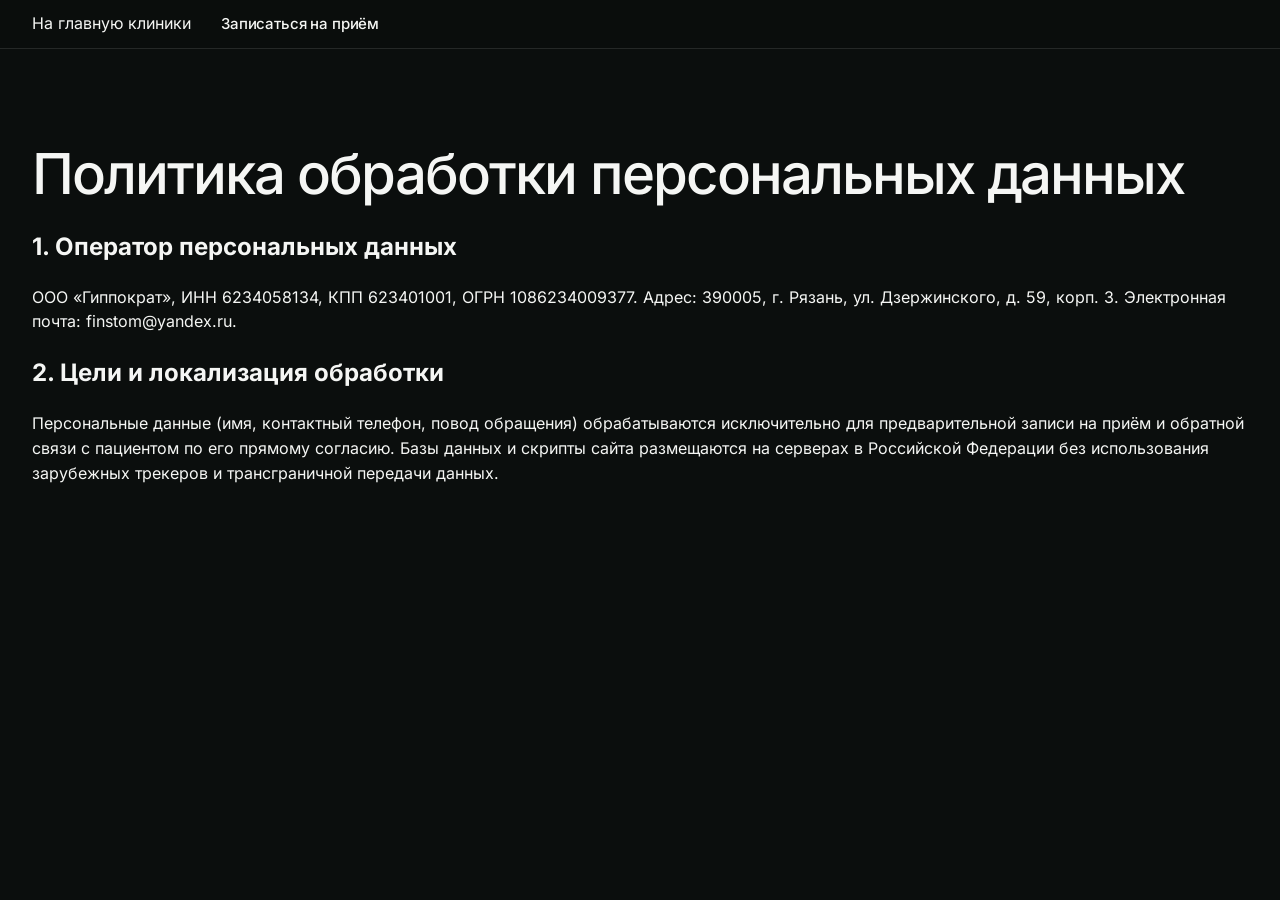
<file: finstom/privacy.html>
<!DOCTYPE html>
<html lang="ru">
<head>
  <meta charset="utf-8">
  <meta name="viewport" content="width=device-width, initial-scale=1">
  <title>Политика обработки персональных данных ООО «Гиппократ»</title>
  <meta name="description" content="Политика обработки персональных данных стоматологической клиники ООО «Гиппократ», Рязань, ул. Дзержинского, д. 59, корп. 3.">
  <link rel="canonical" href="https://smetagolosom.ru/finstom/privacy.html">
  <link rel="icon" type="image/png" href="/favicon.png">
  <link rel="stylesheet" href="/fonts/fonts.css">
  <link rel="stylesheet" href="./style.css">
</head>
<body>
  <header class="site-header">
    <div class="container header-row">
      <a class="brand-link" href="./index.html">На главную клиники</a>
      <a class="btn btn-primary" href="./index.html#booking">Записаться на приём</a>
    </div>
  </header>

  <main id="main" class="section">
    <div class="container">
      <h1 class="hero-title">Политика обработки персональных данных</h1>
      <div class="card">
        <h2 class="card-title">1. Оператор персональных данных</h2>
        <p class="card-text">ООО «Гиппократ», ИНН 6234058134, КПП 623401001, ОГРН 1086234009377. Адрес: 390005, г. Рязань, ул. Дзержинского, д. 59, корп. 3. Электронная почта: <a class="contact-link" href="mailto:finstom@yandex.ru">finstom@yandex.ru</a>.</p>
      </div>
      <div class="card" style="margin-top: 16px;">
        <h2 class="card-title">2. Цели и локализация обработки</h2>
        <p class="card-text">Персональные данные (имя, контактный телефон, повод обращения) обрабатываются исключительно для предварительной записи на приём и обратной связи с пациентом по его прямому согласию. Базы данных и скрипты сайта размещаются на серверах в Российской Федерации без использования зарубежных трекеров и трансграничной передачи данных.</p>
      </div>
    </div>
  </main>
</body>
</html>
</file>
<file: fonts/fonts.css>
/* cyrillic-ext */
@font-face {
  font-family: 'Inter';
  font-style: normal;
  font-weight: 400;
  font-display: swap;
  src: url(/fonts/inter-400-cyrillic-ext.woff2) format('woff2');
  unicode-range: U+0460-052F, U+1C80-1C8A, U+20B4, U+2DE0-2DFF, U+A640-A69F, U+FE2E-FE2F;
}

/* cyrillic */
@font-face {
  font-family: 'Inter';
  font-style: normal;
  font-weight: 400;
  font-display: swap;
  src: url(/fonts/inter-400-cyrillic.woff2) format('woff2');
  unicode-range: U+0301, U+0400-045F, U+0490-0491, U+04B0-04B1, U+2116;
}

/* latin-ext */
@font-face {
  font-family: 'Inter';
  font-style: normal;
  font-weight: 400;
  font-display: swap;
  src: url(/fonts/inter-400-latin-ext.woff2) format('woff2');
  unicode-range: U+0100-02BA, U+02BD-02C5, U+02C7-02CC, U+02CE-02D7, U+02DD-02FF, U+0304, U+0308, U+0329, U+1D00-1DBF, U+1E00-1E9F, U+1EF2-1EFF, U+2020, U+20A0-20AB, U+20AD-20C4, U+2113, U+2C60-2C7F, U+A720-A7FF;
}

/* latin */
@font-face {
  font-family: 'Inter';
  font-style: normal;
  font-weight: 400;
  font-display: swap;
  src: url(/fonts/inter-400-latin.woff2) format('woff2');
  unicode-range: U+0000-00FF, U+0131, U+0152-0153, U+02BB-02BC, U+02C6, U+02DA, U+02DC, U+0304, U+0308, U+0329, U+2000-206F, U+20AC, U+2122, U+2191, U+2193, U+2212, U+2215, U+FEFF, U+FFFD;
}

/* cyrillic-ext */
@font-face {
  font-family: 'Inter';
  font-style: normal;
  font-weight: 500;
  font-display: swap;
  src: url(/fonts/inter-400-cyrillic-ext.woff2) format('woff2');
  unicode-range: U+0460-052F, U+1C80-1C8A, U+20B4, U+2DE0-2DFF, U+A640-A69F, U+FE2E-FE2F;
}

/* cyrillic */
@font-face {
  font-family: 'Inter';
  font-style: normal;
  font-weight: 500;
  font-display: swap;
  src: url(/fonts/inter-400-cyrillic.woff2) format('woff2');
  unicode-range: U+0301, U+0400-045F, U+0490-0491, U+04B0-04B1, U+2116;
}

/* latin-ext */
@font-face {
  font-family: 'Inter';
  font-style: normal;
  font-weight: 500;
  font-display: swap;
  src: url(/fonts/inter-400-latin-ext.woff2) format('woff2');
  unicode-range: U+0100-02BA, U+02BD-02C5, U+02C7-02CC, U+02CE-02D7, U+02DD-02FF, U+0304, U+0308, U+0329, U+1D00-1DBF, U+1E00-1E9F, U+1EF2-1EFF, U+2020, U+20A0-20AB, U+20AD-20C4, U+2113, U+2C60-2C7F, U+A720-A7FF;
}

/* latin */
@font-face {
  font-family: 'Inter';
  font-style: normal;
  font-weight: 500;
  font-display: swap;
  src: url(/fonts/inter-400-latin.woff2) format('woff2');
  unicode-range: U+0000-00FF, U+0131, U+0152-0153, U+02BB-02BC, U+02C6, U+02DA, U+02DC, U+0304, U+0308, U+0329, U+2000-206F, U+20AC, U+2122, U+2191, U+2193, U+2212, U+2215, U+FEFF, U+FFFD;
}

/* cyrillic-ext */
@font-face {
  font-family: 'Inter';
  font-style: normal;
  font-weight: 600;
  font-display: swap;
  src: url(/fonts/inter-400-cyrillic-ext.woff2) format('woff2');
  unicode-range: U+0460-052F, U+1C80-1C8A, U+20B4, U+2DE0-2DFF, U+A640-A69F, U+FE2E-FE2F;
}

/* cyrillic */
@font-face {
  font-family: 'Inter';
  font-style: normal;
  font-weight: 600;
  font-display: swap;
  src: url(/fonts/inter-400-cyrillic.woff2) format('woff2');
  unicode-range: U+0301, U+0400-045F, U+0490-0491, U+04B0-04B1, U+2116;
}

/* latin-ext */
@font-face {
  font-family: 'Inter';
  font-style: normal;
  font-weight: 600;
  font-display: swap;
  src: url(/fonts/inter-400-latin-ext.woff2) format('woff2');
  unicode-range: U+0100-02BA, U+02BD-02C5, U+02C7-02CC, U+02CE-02D7, U+02DD-02FF, U+0304, U+0308, U+0329, U+1D00-1DBF, U+1E00-1E9F, U+1EF2-1EFF, U+2020, U+20A0-20AB, U+20AD-20C4, U+2113, U+2C60-2C7F, U+A720-A7FF;
}

/* latin */
@font-face {
  font-family: 'Inter';
  font-style: normal;
  font-weight: 600;
  font-display: swap;
  src: url(/fonts/inter-400-latin.woff2) format('woff2');
  unicode-range: U+0000-00FF, U+0131, U+0152-0153, U+02BB-02BC, U+02C6, U+02DA, U+02DC, U+0304, U+0308, U+0329, U+2000-206F, U+20AC, U+2122, U+2191, U+2193, U+2212, U+2215, U+FEFF, U+FFFD;
}

/* cyrillic-ext */
@font-face {
  font-family: 'Inter';
  font-style: normal;
  font-weight: 700;
  font-display: swap;
  src: url(/fonts/inter-400-cyrillic-ext.woff2) format('woff2');
  unicode-range: U+0460-052F, U+1C80-1C8A, U+20B4, U+2DE0-2DFF, U+A640-A69F, U+FE2E-FE2F;
}

/* cyrillic */
@font-face {
  font-family: 'Inter';
  font-style: normal;
  font-weight: 700;
  font-display: swap;
  src: url(/fonts/inter-400-cyrillic.woff2) format('woff2');
  unicode-range: U+0301, U+0400-045F, U+0490-0491, U+04B0-04B1, U+2116;
}

/* latin-ext */
@font-face {
  font-family: 'Inter';
  font-style: normal;
  font-weight: 700;
  font-display: swap;
  src: url(/fonts/inter-400-latin-ext.woff2) format('woff2');
  unicode-range: U+0100-02BA, U+02BD-02C5, U+02C7-02CC, U+02CE-02D7, U+02DD-02FF, U+0304, U+0308, U+0329, U+1D00-1DBF, U+1E00-1E9F, U+1EF2-1EFF, U+2020, U+20A0-20AB, U+20AD-20C4, U+2113, U+2C60-2C7F, U+A720-A7FF;
}

/* latin */
@font-face {
  font-family: 'Inter';
  font-style: normal;
  font-weight: 700;
  font-display: swap;
  src: url(/fonts/inter-400-latin.woff2) format('woff2');
  unicode-range: U+0000-00FF, U+0131, U+0152-0153, U+02BB-02BC, U+02C6, U+02DA, U+02DC, U+0304, U+0308, U+0329, U+2000-206F, U+20AC, U+2122, U+2191, U+2193, U+2212, U+2215, U+FEFF, U+FFFD;
}

/* cyrillic-ext */
@font-face {
  font-family: 'JetBrains Mono';
  font-style: normal;
  font-weight: 500;
  font-display: swap;
  src: url(/fonts/jetbrains-mono-500-cyrillic-ext.woff2) format('woff2');
  unicode-range: U+0460-052F, U+1C80-1C8A, U+20B4, U+2DE0-2DFF, U+A640-A69F, U+FE2E-FE2F;
}

/* cyrillic */
@font-face {
  font-family: 'JetBrains Mono';
  font-style: normal;
  font-weight: 500;
  font-display: swap;
  src: url(/fonts/jetbrains-mono-500-cyrillic.woff2) format('woff2');
  unicode-range: U+0301, U+0400-045F, U+0490-0491, U+04B0-04B1, U+2116;
}

/* latin-ext */
@font-face {
  font-family: 'JetBrains Mono';
  font-style: normal;
  font-weight: 500;
  font-display: swap;
  src: url(/fonts/jetbrains-mono-500-latin-ext.woff2) format('woff2');
  unicode-range: U+0100-02BA, U+02BD-02C5, U+02C7-02CC, U+02CE-02D7, U+02DD-02FF, U+0304, U+0308, U+0329, U+1D00-1DBF, U+1E00-1E9F, U+1EF2-1EFF, U+2020, U+20A0-20AB, U+20AD-20C4, U+2113, U+2C60-2C7F, U+A720-A7FF;
}

/* latin */
@font-face {
  font-family: 'JetBrains Mono';
  font-style: normal;
  font-weight: 500;
  font-display: swap;
  src: url(/fonts/jetbrains-mono-500-latin.woff2) format('woff2');
  unicode-range: U+0000-00FF, U+0131, U+0152-0153, U+02BB-02BC, U+02C6, U+02DA, U+02DC, U+0304, U+0308, U+0329, U+2000-206F, U+20AC, U+2122, U+2191, U+2193, U+2212, U+2215, U+FEFF, U+FFFD;
}

/* cyrillic-ext */
@font-face {
  font-family: 'JetBrains Mono';
  font-style: normal;
  font-weight: 600;
  font-display: swap;
  src: url(/fonts/jetbrains-mono-500-cyrillic-ext.woff2) format('woff2');
  unicode-range: U+0460-052F, U+1C80-1C8A, U+20B4, U+2DE0-2DFF, U+A640-A69F, U+FE2E-FE2F;
}

/* cyrillic */
@font-face {
  font-family: 'JetBrains Mono';
  font-style: normal;
  font-weight: 600;
  font-display: swap;
  src: url(/fonts/jetbrains-mono-500-cyrillic.woff2) format('woff2');
  unicode-range: U+0301, U+0400-045F, U+0490-0491, U+04B0-04B1, U+2116;
}

/* latin-ext */
@font-face {
  font-family: 'JetBrains Mono';
  font-style: normal;
  font-weight: 600;
  font-display: swap;
  src: url(/fonts/jetbrains-mono-500-latin-ext.woff2) format('woff2');
  unicode-range: U+0100-02BA, U+02BD-02C5, U+02C7-02CC, U+02CE-02D7, U+02DD-02FF, U+0304, U+0308, U+0329, U+1D00-1DBF, U+1E00-1E9F, U+1EF2-1EFF, U+2020, U+20A0-20AB, U+20AD-20C4, U+2113, U+2C60-2C7F, U+A720-A7FF;
}

/* latin */
@font-face {
  font-family: 'JetBrains Mono';
  font-style: normal;
  font-weight: 600;
  font-display: swap;
  src: url(/fonts/jetbrains-mono-500-latin.woff2) format('woff2');
  unicode-range: U+0000-00FF, U+0131, U+0152-0153, U+02BB-02BC, U+02C6, U+02DA, U+02DC, U+0304, U+0308, U+0329, U+2000-206F, U+20AC, U+2122, U+2191, U+2193, U+2212, U+2215, U+FEFF, U+FFFD;
}

/* cyrillic-ext */
@font-face {
  font-family: 'JetBrains Mono';
  font-style: normal;
  font-weight: 700;
  font-display: swap;
  src: url(/fonts/jetbrains-mono-500-cyrillic-ext.woff2) format('woff2');
  unicode-range: U+0460-052F, U+1C80-1C8A, U+20B4, U+2DE0-2DFF, U+A640-A69F, U+FE2E-FE2F;
}

/* cyrillic */
@font-face {
  font-family: 'JetBrains Mono';
  font-style: normal;
  font-weight: 700;
  font-display: swap;
  src: url(/fonts/jetbrains-mono-500-cyrillic.woff2) format('woff2');
  unicode-range: U+0301, U+0400-045F, U+0490-0491, U+04B0-04B1, U+2116;
}

/* latin-ext */
@font-face {
  font-family: 'JetBrains Mono';
  font-style: normal;
  font-weight: 700;
  font-display: swap;
  src: url(/fonts/jetbrains-mono-500-latin-ext.woff2) format('woff2');
  unicode-range: U+0100-02BA, U+02BD-02C5, U+02C7-02CC, U+02CE-02D7, U+02DD-02FF, U+0304, U+0308, U+0329, U+1D00-1DBF, U+1E00-1E9F, U+1EF2-1EFF, U+2020, U+20A0-20AB, U+20AD-20C4, U+2113, U+2C60-2C7F, U+A720-A7FF;
}

/* latin */
@font-face {
  font-family: 'JetBrains Mono';
  font-style: normal;
  font-weight: 700;
  font-display: swap;
  src: url(/fonts/jetbrains-mono-500-latin.woff2) format('woff2');
  unicode-range: U+0000-00FF, U+0131, U+0152-0153, U+02BB-02BC, U+02C6, U+02DA, U+02DC, U+0304, U+0308, U+0329, U+2000-206F, U+20AC, U+2122, U+2191, U+2193, U+2212, U+2215, U+FEFF, U+FFFD;
}

/* cyrillic-ext */
@font-face {
  font-family: 'Manrope';
  font-style: normal;
  font-weight: 600;
  font-display: swap;
  src: url(/fonts/manrope-600-cyrillic-ext.woff2) format('woff2');
  unicode-range: U+0460-052F, U+1C80-1C8A, U+20B4, U+2DE0-2DFF, U+A640-A69F, U+FE2E-FE2F;
}

/* cyrillic */
@font-face {
  font-family: 'Manrope';
  font-style: normal;
  font-weight: 600;
  font-display: swap;
  src: url(/fonts/manrope-600-cyrillic.woff2) format('woff2');
  unicode-range: U+0301, U+0400-045F, U+0490-0491, U+04B0-04B1, U+2116;
}

/* latin-ext */
@font-face {
  font-family: 'Manrope';
  font-style: normal;
  font-weight: 600;
  font-display: swap;
  src: url(/fonts/manrope-600-latin-ext.woff2) format('woff2');
  unicode-range: U+0100-02BA, U+02BD-02C5, U+02C7-02CC, U+02CE-02D7, U+02DD-02FF, U+0304, U+0308, U+0329, U+1D00-1DBF, U+1E00-1E9F, U+1EF2-1EFF, U+2020, U+20A0-20AB, U+20AD-20C4, U+2113, U+2C60-2C7F, U+A720-A7FF;
}

/* latin */
@font-face {
  font-family: 'Manrope';
  font-style: normal;
  font-weight: 600;
  font-display: swap;
  src: url(/fonts/manrope-600-latin.woff2) format('woff2');
  unicode-range: U+0000-00FF, U+0131, U+0152-0153, U+02BB-02BC, U+02C6, U+02DA, U+02DC, U+0304, U+0308, U+0329, U+2000-206F, U+20AC, U+2122, U+2191, U+2193, U+2212, U+2215, U+FEFF, U+FFFD;
}

/* cyrillic-ext */
@font-face {
  font-family: 'Manrope';
  font-style: normal;
  font-weight: 700;
  font-display: swap;
  src: url(/fonts/manrope-600-cyrillic-ext.woff2) format('woff2');
  unicode-range: U+0460-052F, U+1C80-1C8A, U+20B4, U+2DE0-2DFF, U+A640-A69F, U+FE2E-FE2F;
}

/* cyrillic */
@font-face {
  font-family: 'Manrope';
  font-style: normal;
  font-weight: 700;
  font-display: swap;
  src: url(/fonts/manrope-600-cyrillic.woff2) format('woff2');
  unicode-range: U+0301, U+0400-045F, U+0490-0491, U+04B0-04B1, U+2116;
}

/* latin-ext */
@font-face {
  font-family: 'Manrope';
  font-style: normal;
  font-weight: 700;
  font-display: swap;
  src: url(/fonts/manrope-600-latin-ext.woff2) format('woff2');
  unicode-range: U+0100-02BA, U+02BD-02C5, U+02C7-02CC, U+02CE-02D7, U+02DD-02FF, U+0304, U+0308, U+0329, U+1D00-1DBF, U+1E00-1E9F, U+1EF2-1EFF, U+2020, U+20A0-20AB, U+20AD-20C4, U+2113, U+2C60-2C7F, U+A720-A7FF;
}

/* latin */
@font-face {
  font-family: 'Manrope';
  font-style: normal;
  font-weight: 700;
  font-display: swap;
  src: url(/fonts/manrope-600-latin.woff2) format('woff2');
  unicode-range: U+0000-00FF, U+0131, U+0152-0153, U+02BB-02BC, U+02C6, U+02DA, U+02DC, U+0304, U+0308, U+0329, U+2000-206F, U+20AC, U+2122, U+2191, U+2193, U+2212, U+2215, U+FEFF, U+FFFD;
}

/* cyrillic-ext */
@font-face {
  font-family: 'Manrope';
  font-style: normal;
  font-weight: 800;
  font-display: swap;
  src: url(/fonts/manrope-600-cyrillic-ext.woff2) format('woff2');
  unicode-range: U+0460-052F, U+1C80-1C8A, U+20B4, U+2DE0-2DFF, U+A640-A69F, U+FE2E-FE2F;
}

/* cyrillic */
@font-face {
  font-family: 'Manrope';
  font-style: normal;
  font-weight: 800;
  font-display: swap;
  src: url(/fonts/manrope-600-cyrillic.woff2) format('woff2');
  unicode-range: U+0301, U+0400-045F, U+0490-0491, U+04B0-04B1, U+2116;
}

/* latin-ext */
@font-face {
  font-family: 'Manrope';
  font-style: normal;
  font-weight: 800;
  font-display: swap;
  src: url(/fonts/manrope-600-latin-ext.woff2) format('woff2');
  unicode-range: U+0100-02BA, U+02BD-02C5, U+02C7-02CC, U+02CE-02D7, U+02DD-02FF, U+0304, U+0308, U+0329, U+1D00-1DBF, U+1E00-1E9F, U+1EF2-1EFF, U+2020, U+20A0-20AB, U+20AD-20C4, U+2113, U+2C60-2C7F, U+A720-A7FF;
}

/* latin */
@font-face {
  font-family: 'Manrope';
  font-style: normal;
  font-weight: 800;
  font-display: swap;
  src: url(/fonts/manrope-600-latin.woff2) format('woff2');
  unicode-range: U+0000-00FF, U+0131, U+0152-0153, U+02BB-02BC, U+02C6, U+02DA, U+02DC, U+0304, U+0308, U+0329, U+2000-206F, U+20AC, U+2122, U+2191, U+2193, U+2212, U+2215, U+FEFF, U+FFFD;
}
</file>
<file: fonts/onest.css>
/* cyrillic-ext */
@font-face {
  font-family: 'Onest';
  font-style: normal;
  font-weight: 400 700;
  font-display: swap;
  src: url(/fonts/onest-var-cyrillic-ext.woff2) format('woff2');
  unicode-range: U+0460-052F, U+1C80-1C8A, U+20B4, U+2DE0-2DFF, U+A640-A69F, U+FE2E-FE2F;
}

/* cyrillic */
@font-face {
  font-family: 'Onest';
  font-style: normal;
  font-weight: 400 700;
  font-display: swap;
  src: url(/fonts/onest-var-cyrillic.woff2) format('woff2');
  unicode-range: U+0301, U+0400-045F, U+0490-0491, U+04B0-04B1, U+2116;
}

/* latin-ext */
@font-face {
  font-family: 'Onest';
  font-style: normal;
  font-weight: 400 700;
  font-display: swap;
  src: url(/fonts/onest-var-latin-ext.woff2) format('woff2');
  unicode-range: U+0100-02BA, U+02BD-02C5, U+02C7-02CC, U+02CE-02D7, U+02DD-02FF, U+0304, U+0308, U+0329, U+1D00-1DBF, U+1E00-1E9F, U+1EF2-1EFF, U+2020, U+20A0-20AB, U+20AD-20C4, U+2113, U+2C60-2C7F, U+A720-A7FF;
}

/* latin */
@font-face {
  font-family: 'Onest';
  font-style: normal;
  font-weight: 400 700;
  font-display: swap;
  src: url(/fonts/onest-var-latin.woff2) format('woff2');
  unicode-range: U+0000-00FF, U+0131, U+0152-0153, U+02BB-02BC, U+02C6, U+02DA, U+02DC, U+0304, U+0308, U+0329, U+2000-206F, U+20AC, U+2122, U+2191, U+2193, U+2212, U+2215, U+FEFF, U+FFFD;
}
</file>
<file: finstom/style.css>
:root {
  /* Obsidian & Alabaster Architectural System (Sharnin + Only + Obys + AVA) */
  --obsidian: #0B0E0D;
  --obsidian-elev: #111615;
  --obsidian-card: #151B19;
  --obsidian-deep: #070908;

  --alabaster: #F3F2EE;
  --white: #FFFFFF;

  --ink-dark: #101413;
  --ink-dark-muted: #6C7571;
  --ink-dark-body: #47524E;

  --ink-light: #F5F6F4;
  --ink-light-muted: #7A837F;
  --ink-light-body: #ABB3AF;

  /* Single Disciplined Nordic Pine-Emerald Accent */
  --accent: #186B54;
  --accent-hover: #135744;
  --accent-bright: #2CC497;
  --accent-contrast: #FFFFFF;

  --hairline-dark: rgba(255, 255, 255, 0.11);
  --hairline-dark-strong: rgba(255, 255, 255, 0.24);
  --hairline-light: rgba(16, 20, 19, 0.12);
  --hairline-light-strong: rgba(16, 20, 19, 0.28);

  --radius-sharp: 2px;
  --radius-sm: 4px;
  --radius-md: 10px;
  --container: 1320px;

  --font-sans: 'Onest', 'Inter', -apple-system, BlinkMacSystemFont, sans-serif;
  --font-mono: 'JetBrains Mono', ui-monospace, SFMono-Regular, monospace;
  --body-size: 16px;
}

/* Visually Impaired High-Contrast Mode (Приказ 956н / ПП 736) */
html.a11y-large {
  --obsidian: #FFFFFF;
  --obsidian-elev: #FFFFFF;
  --obsidian-card: #FFFFFF;
  --obsidian-deep: #FFFFFF;
  --alabaster: #FFFFFF;
  --white: #FFFFFF;
  --ink-dark: #000000;
  --ink-dark-muted: #000000;
  --ink-dark-body: #000000;
  --ink-light: #000000;
  --ink-light-muted: #000000;
  --ink-light-body: #000000;
  --accent: #000000;
  --accent-hover: #222222;
  --accent-bright: #000000;
  --accent-contrast: #FFFFFF;
  --hairline-dark: #000000;
  --hairline-dark-strong: #000000;
  --hairline-light: #000000;
  --hairline-light-strong: #000000;
  --body-size: 20px;
}

*, *::before, *::after {
  box-sizing: border-box;
}

html {
  scroll-behavior: smooth;
  font-size: var(--body-size);
  overflow-x: clip;
  background-color: var(--obsidian);
}

body {
  margin: 0;
  background-color: var(--obsidian);
  color: var(--ink-light);
  font-family: var(--font-sans);
  font-weight: 400;
  line-height: 1.55;
  overflow-x: clip;
  -webkit-font-smoothing: antialiased;
  text-rendering: optimizeLegibility;
}

picture {
  display: block;
  width: 100%;
  max-width: 100%;
}

img {
  display: block;
  max-width: 100%;
  height: auto;
}

a {
  color: inherit;
  text-decoration: none;
}

button, input, select, textarea {
  font: inherit;
  color: inherit;
}

:focus-visible {
  outline: 2px solid var(--accent-bright);
  outline-offset: 2px;
}

.skip-link {
  position: absolute;
  left: -9999px;
  top: 8px;
  background: var(--accent);
  color: var(--accent-contrast);
  padding: 10px 16px;
  z-index: 300;
}

.skip-link:focus {
  left: 16px;
}

.container {
  width: 100%;
  max-width: var(--container);
  margin: 0 auto;
  padding-left: 32px;
  padding-right: 32px;
}

/* Signature Micro-Elements */
.mono-idx {
  font-family: var(--font-mono);
  font-size: 0.75rem;
  font-weight: 500;
  letter-spacing: 0.06em;
  font-variant-numeric: tabular-nums;
  opacity: 0.58;
  white-space: nowrap;
  flex-shrink: 0;
}

.bracket-tag {
  display: inline-block;
  font-family: var(--font-mono);
  font-size: 0.6875rem;
  font-weight: 500;
  letter-spacing: 0.08em;
  text-transform: uppercase;
  color: var(--accent-bright);
}

.corner-notch {
  position: absolute;
  top: 0;
  left: 0;
  width: 11px;
  height: 11px;
  background: linear-gradient(135deg, var(--accent-bright) 50%, transparent 50%);
  pointer-events: none;
}

.micro-bar {
  display: grid;
  grid-template-columns: 1fr auto 1fr;
  align-items: center;
  gap: 16px;
  padding-bottom: 14px;
  margin-bottom: 48px;
  font-family: var(--font-mono);
  font-size: 0.6875rem;
  font-weight: 500;
  letter-spacing: 0.08em;
  text-transform: uppercase;
}

.micro-bar span:nth-child(2) {
  text-align: center;
}

.micro-bar span:nth-child(3) {
  text-align: right;
}

.micro-bar-light {
  color: var(--ink-dark-muted);
  border-bottom: 1px solid var(--hairline-light);
}

.micro-bar-dark {
  color: var(--ink-light-muted);
  border-bottom: 1px solid var(--hairline-dark);
}

/* Buttons (Architectural Sharp Precision — Sharnin AE Stone) */
.btn {
  display: inline-flex;
  align-items: center;
  justify-content: center;
  gap: 10px;
  min-height: 48px;
  padding: 0 24px;
  border-radius: var(--radius-sharp);
  border: 1px solid transparent;
  font-size: 0.9375rem;
  font-weight: 500;
  letter-spacing: -0.01em;
  cursor: pointer;
  white-space: nowrap;
  transition: background-color 160ms ease-out, border-color 160ms ease-out, color 160ms ease-out, transform 160ms ease-out;
}

.btn-sm {
  min-height: 38px;
  padding: 0 16px;
  font-size: 0.875rem;
}

.btn-full {
  width: 100%;
}

.btn-accent {
  background-color: var(--accent);
  color: var(--accent-contrast);
  border-color: var(--accent);
}

.btn-accent:hover {
  background-color: var(--accent-hover);
  border-color: var(--accent-hover);
}

.btn-ghost-light {
  background-color: rgba(255, 255, 255, 0.03);
  border-color: var(--hairline-dark-strong);
  color: var(--ink-light);
}

.btn-ghost-light:hover {
  border-color: var(--ink-light);
  background-color: rgba(255, 255, 255, 0.08);
}

.btn-outline-dark {
  background-color: transparent;
  border-color: var(--hairline-dark-strong);
  color: var(--ink-light);
}

.btn-white {
  background-color: var(--white);
  color: #0B0E0D;
  border-color: var(--white);
  font-weight: 600;
}

.btn-white:hover {
  background-color: #E7ECEA;
  border-color: #E7ECEA;
}

/* HEADER: Visible 1px Architectural Grid Bar (Sharnin AE Stone + Obys Live Clock) */
.site-header {
  position: sticky;
  top: 0;
  z-index: 80;
  background-color: rgba(11, 14, 13, 0.88);
  backdrop-filter: blur(12px);
  border-bottom: 1px solid var(--hairline-dark);
}

html.a11y-large .site-header {
  background-color: #FFFFFF;
  backdrop-filter: none;
  border-bottom: 2px solid #000000;
}

.header-grid {
  max-width: 1440px;
  margin: 0 auto;
  display: grid;
  grid-template-columns: auto 1fr auto auto;
  align-items: stretch;
  min-height: 64px;
}

.brand-cell,
.nav-cell,
.meta-cell,
.action-cell {
  display: flex;
  align-items: center;
  padding: 0 22px;
}

.brand-cell {
  font-weight: 600;
  font-size: 1rem;
  letter-spacing: -0.02em;
  white-space: nowrap;
  border-right: 1px solid var(--hairline-dark);
  color: var(--ink-light);
}

.brand-dot {
  color: var(--accent-bright);
}

.nav-cell {
  border-right: 1px solid var(--hairline-dark);
}

.nav-list {
  display: flex;
  align-items: center;
  gap: 24px;
  list-style: none;
  margin: 0;
  padding: 0;
}

.nav-link {
  font-size: 0.875rem;
  font-weight: 400;
  color: var(--ink-light-body);
  white-space: nowrap;
  padding: 8px 0;
  transition: color 150ms ease-out;
}

.nav-link:hover {
  color: var(--ink-light);
}

.meta-cell {
  gap: 16px;
  border-right: 1px solid var(--hairline-dark);
}

.live-clock {
  display: inline-flex;
  align-items: center;
  gap: 8px;
  font-family: var(--font-mono);
  font-size: 0.72rem;
  letter-spacing: 0.05em;
  color: var(--ink-light-muted);
  white-space: nowrap;
  font-variant-numeric: tabular-nums;
}

.live-dot {
  width: 7px;
  height: 7px;
  border-radius: 50%;
  background-color: var(--ink-light-muted);
  flex-shrink: 0;
}

.live-dot-on {
  background-color: var(--accent-bright);
  box-shadow: 0 0 8px rgba(44, 196, 151, 0.6);
}

.a11y-btn {
  display: inline-flex;
  align-items: center;
  gap: 6px;
  height: 34px;
  padding: 0 10px;
  border: 1px solid var(--hairline-dark-strong);
  border-radius: var(--radius-sharp);
  background: transparent;
  color: var(--ink-light-body);
  font-size: 0.75rem;
  font-weight: 500;
  cursor: pointer;
  white-space: nowrap;
  transition: border-color 150ms ease-out, color 150ms ease-out, background-color 150ms ease-out;
}

.a11y-btn:hover {
  border-color: var(--ink-light);
  color: var(--ink-light);
}

.a11y-btn[aria-pressed="true"] {
  background-color: var(--accent);
  color: var(--accent-contrast);
  border-color: var(--accent);
}

.a11y-icon {
  font-family: var(--font-mono);
  font-weight: 600;
}

.action-cell {
  gap: 20px;
}

.phone-link {
  font-family: var(--font-mono);
  font-size: 0.84rem;
  font-weight: 500;
  color: var(--ink-light);
  white-space: nowrap;
  font-variant-numeric: tabular-nums;
}

.header-cta {
  display: inline-flex;
  align-items: center;
  gap: 6px;
  height: 36px;
  padding: 0 14px;
  border-radius: var(--radius-sharp);
  background-color: var(--accent);
  color: var(--accent-contrast);
  font-size: 0.84rem;
  font-weight: 500;
  white-space: nowrap;
  transition: background-color 150ms ease-out;
}

.header-cta:hover {
  background-color: var(--accent-hover);
}

.menu-toggle {
  display: none;
  align-items: center;
  justify-content: center;
  min-width: 44px;
  height: 36px;
  padding: 0 12px;
  border: 1px solid var(--hairline-dark-strong);
  border-radius: var(--radius-sharp);
  background: transparent;
  color: var(--ink-light);
  font-size: 0.8125rem;
  font-weight: 500;
  cursor: pointer;
}

.mobile-drawer {
  display: none;
  border-top: 1px solid var(--hairline-dark);
  background-color: var(--obsidian);
  padding: 20px 24px 28px;
}

.mobile-drawer.is-open {
  display: block;
}

.mobile-nav-list {
  list-style: none;
  margin: 0 0 20px;
  padding: 0;
}

.mobile-nav-list li {
  border-bottom: 1px solid var(--hairline-dark);
}

.mobile-nav-list a {
  display: flex;
  align-items: center;
  gap: 14px;
  padding: 14px 0;
  font-size: 1.0625rem;
  font-weight: 500;
  color: var(--ink-light);
}

.mobile-drawer-actions {
  display: flex;
  flex-direction: column;
  gap: 10px;
}

.a11y-btn-full {
  width: 100%;
  justify-content: center;
  height: 44px;
}

/* HERO: Full-Bleed Architectural Dusk Interior + Left Spec Rail + Bottom Telemetry Bar */
.hero {
  position: relative;
  background-color: var(--obsidian);
  color: var(--ink-light);
  overflow: hidden;
  border-bottom: 1px solid var(--hairline-dark);
}

.hero-backdrop {
  position: absolute;
  inset: 0;
  z-index: 0;
}

.hero-bg-img {
  width: 100%;
  height: 100%;
  object-fit: cover;
  object-position: 62% center;
}

.hero-scrim {
  position: absolute;
  inset: 0;
  background: linear-gradient(
    90deg,
    rgba(11, 14, 13, 0.94) 0%,
    rgba(11, 14, 13, 0.82) 38%,
    rgba(11, 14, 13, 0.34) 68%,
    rgba(11, 14, 13, 0.14) 100%
  );
}

html.a11y-large .hero-backdrop {
  display: none;
}

.hero-shell {
  position: relative;
  z-index: 1;
  max-width: 1440px;
  margin: 0 auto;
  display: grid;
  grid-template-columns: 64px 1fr;
  min-height: 620px;
}

.hero-rail {
  display: flex;
  flex-direction: column;
  align-items: center;
  justify-content: space-between;
  padding: 36px 0;
  border-right: 1px solid var(--hairline-dark);
}

.rail-tag {
  writing-mode: vertical-rl;
  transform: rotate(180deg);
  font-family: var(--font-mono);
  font-size: 0.65rem;
  letter-spacing: 0.12em;
  color: var(--ink-light-muted);
  white-space: nowrap;
}

.rail-line {
  width: 1px;
  flex: 1;
  margin: 18px 0;
  background-color: var(--hairline-dark);
}

.hero-body {
  position: relative;
  display: flex;
  flex-direction: column;
  justify-content: space-between;
  padding: 36px 48px 48px;
}

.hero-top-meta {
  display: flex;
  align-items: center;
  justify-content: space-between;
  gap: 16px;
  padding-bottom: 24px;
}

.hero-sub-meta {
  font-family: var(--font-mono);
  font-size: 0.6875rem;
  letter-spacing: 0.08em;
  color: var(--ink-light-body);
  padding: 5px 10px;
  background: rgba(11, 14, 13, 0.72);
  backdrop-filter: blur(6px);
  border: 1px solid var(--hairline-dark);
}

.hero-content {
  max-width: 660px;
  padding: 36px 0 28px;
}

.hero-title {
  font-size: clamp(2.25rem, 4.4vw, 3.85rem);
  font-weight: 500;
  line-height: 1.04;
  letter-spacing: -0.035em;
  margin: 0 0 24px;
}

.hero-line-1,
.hero-line-2 {
  display: block;
}

.hero-line-1 {
  margin-bottom: 6px;
}

/* Signature Sharnin Inline Framed Badge inside Display H1 */
.inline-badge {
  display: inline-flex;
  align-items: center;
  vertical-align: middle;
  margin-left: 10px;
  padding: 5px 11px;
  border: 1px solid var(--hairline-dark-strong);
  border-radius: var(--radius-sharp);
  background: rgba(11, 14, 13, 0.72);
  font-family: var(--font-mono);
  font-size: 0.8125rem;
  font-weight: 500;
  letter-spacing: 0.04em;
  color: var(--accent-bright);
  transform: translateY(-0.14em);
}

.hero-title .tone-muted {
  color: var(--ink-light-muted);
}

.hero-lead {
  font-size: 1.0625rem;
  line-height: 1.6;
  color: var(--ink-light-body);
  max-width: 50ch;
  margin: 0 0 32px;
}

.hero-actions {
  display: flex;
  flex-wrap: wrap;
  gap: 12px;
}

.hero-proof-corner {
  position: absolute;
  right: 48px;
  bottom: 48px;
  padding: 16px 20px;
  background: rgba(11, 14, 13, 0.82);
  backdrop-filter: blur(8px);
  border: 1px solid var(--hairline-dark-strong);
  display: flex;
  flex-direction: column;
  gap: 4px;
}

.proof-kicker {
  font-family: var(--font-mono);
  font-size: 0.6875rem;
  letter-spacing: 0.08em;
  color: var(--accent-bright);
}

.proof-val {
  font-size: 0.875rem;
  font-weight: 500;
  color: var(--ink-light);
}

.hero-telemetry {
  position: relative;
  z-index: 1;
  max-width: 1440px;
  margin: 0 auto;
  display: grid;
  grid-template-columns: repeat(4, minmax(0, 1fr));
  border-top: 1px solid var(--hairline-dark);
  background: rgba(11, 14, 13, 0.92);
}

.telemetry-cell {
  display: flex;
  align-items: flex-start;
  gap: 14px;
  padding: 22px 28px;
  border-right: 1px solid var(--hairline-dark);
}

.telemetry-cell:last-child {
  border-right: none;
}

.telemetry-num {
  display: block;
  font-size: 1.125rem;
  font-weight: 600;
  letter-spacing: -0.02em;
  color: var(--ink-light);
  margin-bottom: 2px;
  font-variant-numeric: tabular-nums;
}

.telemetry-label {
  display: block;
  font-size: 0.8125rem;
  color: var(--ink-light-muted);
  line-height: 1.35;
}

/* SECTIONS & TWO-TONE STATEMENTS */
section[id],
#booking {
  scroll-margin-top: 76px;
}

.section {
  padding-top: 96px;
  padding-bottom: 108px;
}

.section-light {
  background-color: var(--alabaster);
  color: var(--ink-dark);
}

.section-dark {
  background-color: var(--obsidian);
  color: var(--ink-light);
}

.statement-split {
  display: grid;
  grid-template-columns: 0.32fr 0.68fr;
  gap: 32px;
  align-items: start;
  margin-bottom: 56px;
}

.statement-caption {
  font-size: 0.875rem;
  line-height: 1.45;
  color: var(--ink-dark-muted);
  margin: 6px 0 0;
}

.statement-caption-dark {
  color: var(--ink-light-muted);
}

.statement-heading {
  font-size: clamp(1.625rem, 2.8vw, 2.55rem);
  font-weight: 500;
  line-height: 1.12;
  letter-spacing: -0.03em;
  margin: 0;
}

.section-light .tone-muted {
  color: var(--ink-dark-muted);
}

.section-light .tone-strong {
  color: var(--ink-dark);
}

.section-dark .tone-muted {
  color: var(--ink-light-muted);
}

.section-dark .tone-strong {
  color: var(--ink-light);
}

/* SECTION 01: Only.digital 50/50 Expandable Service Accordions */
.accordion-list {
  border-top: 1px solid var(--hairline-light);
}

.acc-item {
  border-bottom: 1px solid var(--hairline-light);
}

.acc-trigger {
  width: 100%;
  display: grid;
  grid-template-columns: 0.48fr 0.52fr;
  gap: 32px;
  align-items: center;
  padding: 28px 0;
  background: transparent;
  border: none;
  text-align: left;
  cursor: pointer;
}

.acc-left {
  display: flex;
  align-items: center;
  gap: 18px;
  min-width: 0;
}

.geo-mark {
  display: inline-flex;
  align-items: center;
  justify-content: center;
  width: 40px;
  height: 40px;
  flex-shrink: 0;
  border: 1px solid var(--hairline-light);
  border-radius: var(--radius-sharp);
  color: var(--ink-dark);
  background: var(--white);
  transition: border-color 150ms ease-out, background-color 150ms ease-out, color 150ms ease-out;
}

.acc-item.is-open .geo-mark,
.acc-trigger:hover .geo-mark {
  border-color: var(--accent);
  color: var(--accent);
}

.acc-title {
  font-size: clamp(1.125rem, 1.5vw, 1.375rem);
  font-weight: 500;
  letter-spacing: -0.02em;
  line-height: 1.25;
  margin: 0;
  color: var(--ink-dark);
}

.acc-right {
  display: flex;
  align-items: center;
  justify-content: space-between;
  gap: 24px;
  min-width: 0;
}

.acc-summary {
  display: flex;
  flex-direction: column;
  gap: 8px;
  min-width: 0;
}

.acc-lead {
  margin: 0;
  font-size: 0.9375rem;
  color: var(--ink-dark-body);
  line-height: 1.5;
}

.acc-price {
  font-family: var(--font-mono);
  font-size: 0.8125rem;
  font-weight: 500;
  color: var(--accent);
  font-variant-numeric: tabular-nums;
}

.acc-toggle {
  position: relative;
  width: 40px;
  height: 40px;
  flex-shrink: 0;
  border-radius: 6px;
  background-color: var(--white);
  border: 1px solid var(--hairline-light);
  transition: background-color 160ms ease-out, border-color 160ms ease-out;
}

.acc-toggle::before,
.acc-toggle::after {
  content: "";
  position: absolute;
  top: 50%;
  left: 50%;
  width: 14px;
  height: 1.5px;
  background-color: var(--ink-dark);
  transition: transform 180ms ease-out, background-color 160ms ease-out;
}

.acc-toggle::before {
  transform: translate(-50%, -50%);
}

.acc-toggle::after {
  transform: translate(-50%, -50%) rotate(90deg);
}

.acc-item.is-open .acc-toggle {
  background-color: var(--accent);
  border-color: var(--accent);
}

.acc-item.is-open .acc-toggle::before {
  background-color: var(--accent-contrast);
  transform: translate(-50%, -50%) rotate(45deg);
}

.acc-item.is-open .acc-toggle::after {
  background-color: var(--accent-contrast);
  transform: translate(-50%, -50%) rotate(-45deg);
}

.acc-panel[hidden] {
  display: none;
}

.acc-panel-inner {
  margin-left: calc(48% + 16px);
  padding: 0 64px 28px 0;
  font-size: 0.9375rem;
  color: var(--ink-dark-body);
  line-height: 1.6;
}

.acc-panel-inner p {
  margin: 0 0 14px;
}

.text-cta {
  padding: 0;
  border: none;
  background: transparent;
  color: var(--accent);
  font-weight: 600;
  font-size: 0.9375rem;
  cursor: pointer;
  border-bottom: 1px solid var(--accent);
  padding-bottom: 2px;
}

.text-cta:hover {
  color: var(--ink-dark);
  border-color: var(--ink-dark);
}

/* SECTION 02: Estimator & Materiality Standards (Dark Architectural Grid) */
.estimator-chips {
  display: grid;
  grid-template-columns: repeat(6, minmax(0, 1fr));
  border-top: 1px solid var(--hairline-dark);
  border-left: 1px solid var(--hairline-dark);
  margin-bottom: 24px;
}

.chip-btn {
  min-height: 50px;
  padding: 12px 14px;
  background: var(--obsidian-elev);
  border: none;
  border-right: 1px solid var(--hairline-dark);
  border-bottom: 1px solid var(--hairline-dark);
  color: var(--ink-light-body);
  font-size: 0.84rem;
  font-weight: 500;
  text-align: left;
  cursor: pointer;
  transition: background-color 150ms ease-out, color 150ms ease-out;
}

.chip-btn:hover {
  background: var(--obsidian-card);
  color: var(--ink-light);
}

.chip-btn[aria-pressed="true"] {
  background: var(--accent);
  color: var(--accent-contrast);
}

.estimator-frame {
  position: relative;
  display: grid;
  grid-template-columns: 1.45fr 0.75fr;
  border: 1px solid var(--hairline-dark);
  background: var(--obsidian-elev);
  margin-bottom: 40px;
}

.estimator-main {
  padding: 36px 40px;
  border-right: 1px solid var(--hairline-dark);
}

.estimator-title {
  font-size: clamp(1.375rem, 2.2vw, 1.875rem);
  font-weight: 500;
  letter-spacing: -0.025em;
  line-height: 1.18;
  margin: 12px 0 14px;
  color: var(--ink-light);
}

.estimator-desc {
  margin: 0 0 24px;
  color: var(--ink-light-body);
  font-size: 0.96875rem;
  max-width: 56ch;
}

.estimator-specs {
  display: grid;
  grid-template-columns: repeat(2, minmax(0, 1fr));
  gap: 16px;
  padding-top: 20px;
  border-top: 1px solid var(--hairline-dark);
}

.spec-key {
  display: block;
  font-family: var(--font-mono);
  font-size: 0.6875rem;
  letter-spacing: 0.08em;
  color: var(--ink-light-muted);
  margin-bottom: 6px;
}

.spec-val {
  display: block;
  font-size: 0.9375rem;
  color: var(--ink-light);
}

.estimator-price-box {
  padding: 36px 36px;
  display: flex;
  flex-direction: column;
  justify-content: space-between;
  background: var(--obsidian-card);
}

.estimator-price {
  font-family: var(--font-mono);
  font-size: clamp(2rem, 3vw, 2.625rem);
  font-weight: 500;
  letter-spacing: -0.03em;
  color: var(--ink-light);
  margin: 16px 0 28px;
  font-variant-numeric: tabular-nums;
}

/* Materiality Macro Photo + 3 AE Stone Guarantee Cards */
.standards-grid {
  display: grid;
  grid-template-columns: 1.35fr 1fr 1fr 1fr;
  border-top: 1px solid var(--hairline-dark);
  border-left: 1px solid var(--hairline-dark);
}

.material-frame {
  position: relative;
  margin: 0;
  border-right: 1px solid var(--hairline-dark);
  border-bottom: 1px solid var(--hairline-dark);
  background: #0D1110;
  overflow: hidden;
}

.material-frame img {
  width: 100%;
  height: 100%;
  min-height: 230px;
  object-fit: cover;
}

.material-caption {
  position: absolute;
  left: 14px;
  bottom: 12px;
  padding: 4px 8px;
  background: rgba(11, 14, 13, 0.8);
  border: 1px solid var(--hairline-dark);
  font-family: var(--font-mono);
  font-size: 0.65rem;
  letter-spacing: 0.08em;
  color: var(--ink-light-body);
}

.guarantee-cell {
  position: relative;
  padding: 28px 24px 48px;
  border-right: 1px solid var(--hairline-dark);
  border-bottom: 1px solid var(--hairline-dark);
  background: var(--obsidian-elev);
}

.guarantee-title {
  font-size: 1.0625rem;
  font-weight: 500;
  letter-spacing: -0.015em;
  margin: 0 0 10px;
  color: var(--ink-light);
}

.guarantee-text {
  margin: 0;
  font-size: 0.875rem;
  line-height: 1.55;
  color: var(--ink-light-body);
}

.box-idx {
  position: absolute;
  right: 16px;
  bottom: 14px;
  font-family: var(--font-mono);
  font-size: 0.72rem;
  color: var(--ink-light-muted);
  border: 1px solid var(--hairline-dark);
  padding: 3px 7px;
}

/* SECTION 03: Sticky 35/65 Price Ledger */
.prices-layout {
  display: grid;
  grid-template-columns: 0.36fr 0.64fr;
  gap: 48px;
  align-items: start;
}

.prices-rail {
  position: sticky;
  top: 96px;
}

.rail-heading {
  font-size: clamp(1.75rem, 2.6vw, 2.375rem);
  font-weight: 500;
  line-height: 1.1;
  letter-spacing: -0.03em;
  margin: 0 0 22px;
}

.tax-toggle {
  display: grid;
  grid-template-columns: 1fr 1fr;
  border: 1px solid var(--hairline-light-strong);
  margin-bottom: 20px;
  background: var(--white);
}

.tax-toggle-btn {
  min-height: 40px;
  padding: 8px 10px;
  border: none;
  background: transparent;
  color: var(--ink-dark-body);
  font-size: 0.8125rem;
  font-weight: 500;
  cursor: pointer;
  transition: background-color 140ms ease-out, color 140ms ease-out;
}

.tax-toggle-btn + .tax-toggle-btn {
  border-left: 1px solid var(--hairline-light-strong);
}

.tax-toggle-btn[aria-pressed="true"] {
  background: var(--accent);
  color: var(--accent-contrast);
}

.price-val.is-tax13 {
  color: var(--accent);
}

.price-tabs-vertical {
  display: flex;
  flex-direction: column;
  border-top: 1px solid var(--hairline-light);
  margin-bottom: 24px;
}

.vtab-btn {
  display: flex;
  align-items: center;
  justify-content: space-between;
  gap: 12px;
  padding: 15px 14px;
  background: transparent;
  border: none;
  border-bottom: 1px solid var(--hairline-light);
  text-align: left;
  font-size: 0.9375rem;
  font-weight: 500;
  color: var(--ink-dark-body);
  cursor: pointer;
  transition: background-color 140ms ease-out, color 140ms ease-out, padding-left 140ms ease-out;
}

.vtab-btn:hover {
  background: rgba(16, 20, 19, 0.04);
  color: var(--ink-dark);
}

.vtab-btn[aria-selected="true"] {
  background: var(--obsidian);
  color: var(--ink-light);
  padding-left: 18px;
}

.vtab-btn[aria-selected="true"] .mono-idx {
  color: var(--accent-bright);
  opacity: 1;
}

.vtab-count {
  font-family: var(--font-mono);
  font-size: 0.75rem;
  opacity: 0.6;
}

.price-note {
  margin: 0;
  font-size: 0.84rem;
  color: var(--ink-dark-muted);
  line-height: 1.5;
}

.inline-tel {
  color: var(--ink-dark);
  font-weight: 500;
  white-space: nowrap;
  border-bottom: 1px solid var(--hairline-light-strong);
}

.price-panel {
  background: var(--white);
  border: 1px solid var(--hairline-light);
}

.price-panel[hidden] {
  display: none;
}

.price-list {
  list-style: none;
  margin: 0;
  padding: 0;
}

.price-row {
  display: flex;
  align-items: baseline;
  justify-content: space-between;
  gap: 24px;
  padding: 20px 28px;
  border-bottom: 1px solid var(--hairline-light);
  transition: background-color 140ms ease-out;
}

.price-row:last-child {
  border-bottom: none;
}

.price-row:hover {
  background-color: #FAF9F6;
}

.price-name {
  font-size: 1rem;
  font-weight: 500;
  color: var(--ink-dark);
}

.price-detail {
  display: block;
  margin-top: 4px;
  font-size: 0.84rem;
  font-weight: 400;
  color: var(--ink-dark-muted);
}

.price-val {
  font-family: var(--font-mono);
  font-size: 0.96875rem;
  font-weight: 500;
  color: var(--ink-dark);
  white-space: nowrap;
  font-variant-numeric: tabular-nums;
}

.price-val-free {
  color: var(--accent);
  font-weight: 600;
}

/* SECTION 04: Sharnin AE Stone Strict 1px Dark Team Grid */
.doctors-grid {
  display: grid;
  grid-template-columns: repeat(3, minmax(0, 1fr));
  border-top: 1px solid var(--hairline-dark);
  border-left: 1px solid var(--hairline-dark);
}

.doctor-cell {
  position: relative;
  display: flex;
  flex-direction: column;
  background: var(--obsidian-elev);
  border-right: 1px solid var(--hairline-dark);
  border-bottom: 1px solid var(--hairline-dark);
  transition: background-color 160ms ease-out;
}

.doctor-cell:hover {
  background: var(--obsidian-card);
}

.doctor-plaque {
  display: flex;
  align-items: flex-end;
  justify-content: space-between;
  padding: 28px 28px 22px;
  border-bottom: 1px solid var(--hairline-dark);
  background: radial-gradient(circle at 100% 0%, rgba(44, 196, 151, 0.08), transparent 55%);
}

.doctor-monogram {
  font-size: 2.5rem;
  font-weight: 500;
  letter-spacing: -0.04em;
  line-height: 1;
  color: var(--ink-light);
}

.doctor-exp {
  font-family: var(--font-mono);
  font-size: 0.6875rem;
  letter-spacing: 0.08em;
  color: var(--accent-bright);
  padding: 4px 8px;
  border: 1px solid rgba(44, 196, 151, 0.32);
}

.doctor-body {
  padding: 24px 28px;
  flex: 1;
}

.doctor-role {
  margin: 0 0 8px;
  font-family: var(--font-mono);
  font-size: 0.72rem;
  letter-spacing: 0.05em;
  text-transform: uppercase;
  color: var(--ink-light-muted);
}

.doctor-name {
  margin: 0 0 12px;
  font-size: 1.1875rem;
  font-weight: 500;
  letter-spacing: -0.02em;
  line-height: 1.25;
  color: var(--ink-light);
}

.doctor-meta {
  margin: 0;
  font-size: 0.9rem;
  line-height: 1.55;
  color: var(--ink-light-body);
}

.doctor-cta {
  display: flex;
  align-items: center;
  justify-content: space-between;
  width: 100%;
  padding: 16px 28px;
  border: none;
  border-top: 1px solid var(--hairline-dark);
  background: transparent;
  color: var(--ink-light);
  font-size: 0.875rem;
  font-weight: 500;
  cursor: pointer;
  transition: background-color 150ms ease-out, color 150ms ease-out;
}

.doctor-cta:hover {
  background-color: var(--accent);
  color: var(--accent-contrast);
}

.doctor-cta-accent {
  background-color: var(--accent);
  color: var(--accent-contrast);
}

.doctor-cta-accent:hover {
  background-color: var(--accent-hover);
}

.lounge-thumb {
  margin: 0;
  border-bottom: 1px solid var(--hairline-dark);
  overflow: hidden;
}

.lounge-thumb img {
  width: 100%;
  height: 152px;
  object-fit: cover;
}

/* SECTION 05: Solid Accent Conversion Block + Smartphone Bot Showcase + Obys Directory */
.conversion-split {
  display: grid;
  grid-template-columns: 1.05fr 0.95fr;
  gap: 24px;
  align-items: stretch;
  margin-bottom: 56px;
}

.accent-form-card {
  background-color: var(--accent);
  color: var(--accent-contrast);
  padding: 40px 40px;
  border-radius: var(--radius-sharp);
  display: flex;
  flex-direction: column;
}

.accent-kicker {
  font-family: var(--font-mono);
  font-size: 0.72rem;
  letter-spacing: 0.08em;
  opacity: 0.85;
  margin-bottom: 12px;
}

.accent-heading {
  font-size: clamp(1.5rem, 2.2vw, 2rem);
  font-weight: 500;
  line-height: 1.15;
  letter-spacing: -0.025em;
  margin: 0 0 10px;
}

.accent-lead {
  margin: 0 0 28px;
  font-size: 0.9375rem;
  opacity: 0.9;
}

.booking-form {
  display: flex;
  flex-direction: column;
  gap: 16px;
}

.form-row-2 {
  display: grid;
  grid-template-columns: repeat(2, minmax(0, 1fr));
  gap: 14px;
}

.field-group {
  display: flex;
  flex-direction: column;
  gap: 6px;
}

.field-label {
  font-size: 0.8125rem;
  font-weight: 500;
  opacity: 0.92;
}

.field-input {
  width: 100%;
  min-height: 46px;
  padding: 0 14px;
  border-radius: var(--radius-sharp);
  border: 1px solid rgba(255, 255, 255, 0.28);
  background: rgba(255, 255, 255, 0.12);
  color: #FFFFFF;
  font-size: 0.9375rem;
}

.field-input::placeholder {
  color: rgba(255, 255, 255, 0.62);
}

.field-input option {
  color: #101413;
  background: #FFFFFF;
}

.field-input:focus {
  outline: none;
  border-color: #FFFFFF;
  background: rgba(255, 255, 255, 0.18);
}

.field-label-light {
  color: var(--ink-dark);
}

.field-input-light {
  background: var(--white);
  border: 1px solid var(--hairline-light-strong);
  color: var(--ink-dark);
}

.field-input-light::placeholder {
  color: var(--ink-dark-muted);
}

.field-label-dark {
  color: var(--ink-light-body);
}

.field-input-dark {
  background: var(--obsidian-elev);
  border: 1px solid var(--hairline-dark-strong);
  color: var(--ink-light);
}

.consent-row {
  display: flex;
  align-items: flex-start;
  gap: 10px;
  font-size: 0.8125rem;
  line-height: 1.45;
  cursor: pointer;
}

.consent-row input[type="checkbox"] {
  width: 18px;
  height: 18px;
  margin-top: 2px;
  flex-shrink: 0;
  accent-color: #FFFFFF;
}

.consent-row-light {
  color: var(--ink-dark-body);
}

.consent-row-light input[type="checkbox"] {
  accent-color: var(--accent);
}

.inline-link-btn {
  padding: 0;
  border: none;
  background: transparent;
  cursor: pointer;
  text-decoration: underline;
  text-underline-offset: 3px;
}

.inline-link-light {
  color: #FFFFFF;
  font-weight: 500;
}

.form-status,
.form-status-box {
  margin: 4px 0 0;
  padding: 14px 16px;
  background: rgba(0, 0, 0, 0.24);
  border: 1px solid rgba(255, 255, 255, 0.3);
  font-size: 0.875rem;
  line-height: 1.48;
  display: flex;
  flex-direction: column;
  gap: 10px;
}

.form-status-box[hidden] {
  display: none;
}

.form-status-text {
  margin: 0;
}

.ics-btn {
  align-self: flex-start;
  display: inline-flex;
  align-items: center;
  gap: 6px;
  padding: 8px 14px;
  border: 1px solid rgba(255, 255, 255, 0.65);
  border-radius: var(--radius-sharp);
  background: rgba(255, 255, 255, 0.14);
  color: #FFFFFF;
  font-size: 0.8125rem;
  font-weight: 600;
  cursor: pointer;
  transition: background-color 140ms ease-out, color 140ms ease-out;
}

.ics-btn:hover {
  background: #FFFFFF;
  color: #0B0E0D;
}

/* Native date input color-scheme on dark/accent surface */
.accent-form-card input[type="date"] {
  color-scheme: dark;
}

.form-status-light {
  background: #EAF4F0;
  border-color: var(--accent);
  color: var(--ink-dark);
}

.accent-card-foot {
  margin-top: auto;
  padding-top: 24px;
  border-top: 1px solid rgba(255, 255, 255, 0.22);
  display: grid;
  grid-template-columns: repeat(2, minmax(0, 1fr));
  gap: 16px;
}

.accent-foot-num {
  display: block;
  font-family: var(--font-mono);
  font-size: 0.9375rem;
  font-weight: 600;
  color: #FFFFFF;
  margin-bottom: 2px;
}

.accent-foot-lbl {
  display: block;
  font-size: 0.78rem;
  line-height: 1.35;
  color: rgba(255, 255, 255, 0.8);
}

/* Obsidian Smartphone Bot Showcase */
.bot-showcase-card {
  position: relative;
  background-color: var(--obsidian);
  color: var(--ink-light);
  padding: 36px 36px 30px;
  border-radius: var(--radius-sharp);
  display: flex;
  flex-direction: column;
  justify-content: space-between;
}

.bot-showcase-head {
  display: flex;
  align-items: flex-start;
  justify-content: space-between;
  gap: 16px;
  margin-bottom: 20px;
}

.bot-showcase-title {
  margin: 6px 0 0;
  font-size: 1.25rem;
  font-weight: 500;
  letter-spacing: -0.02em;
}

.bot-online-badge {
  display: inline-flex;
  align-items: center;
  gap: 6px;
  padding: 5px 10px;
  border: 1px solid rgba(44, 196, 151, 0.32);
  font-family: var(--font-mono);
  font-size: 0.6875rem;
  letter-spacing: 0.08em;
  color: var(--accent-bright);
  white-space: nowrap;
}

.phone-frame {
  background: var(--obsidian-elev);
  border: 1px solid var(--hairline-dark-strong);
  border-radius: 14px;
  padding: 14px 16px 16px;
  margin-bottom: 16px;
}

.phone-topbar {
  display: flex;
  align-items: center;
  justify-content: space-between;
  gap: 10px;
  padding-bottom: 12px;
  margin-bottom: 12px;
  border-bottom: 1px solid var(--hairline-dark);
  font-size: 0.75rem;
  color: var(--ink-light-muted);
}

.phone-brand {
  font-weight: 600;
  color: var(--ink-light);
}

.phone-notch {
  width: 44px;
  height: 5px;
  border-radius: 999px;
  background: rgba(255, 255, 255, 0.14);
}

.phone-channel {
  font-family: var(--font-mono);
  font-size: 0.6875rem;
  color: var(--accent-bright);
}

.bot-dialog {
  display: flex;
  flex-direction: column;
  gap: 10px;
  margin-bottom: 14px;
  min-height: 112px;
}

.bot-msg {
  margin: 0;
  max-width: 90%;
  padding: 10px 13px;
  border-radius: 8px;
  font-size: 0.875rem;
  line-height: 1.45;
}

.bot-msg-in {
  align-self: flex-start;
  background: var(--obsidian-card);
  border: 1px solid var(--hairline-dark);
  color: var(--ink-light);
}

.bot-msg-out {
  align-self: flex-end;
  background: var(--accent);
  color: var(--accent-contrast);
}

.bot-choices {
  display: flex;
  flex-wrap: wrap;
  gap: 8px;
}

.bot-chip {
  min-height: 36px;
  padding: 6px 12px;
  border-radius: var(--radius-sharp);
  border: 1px solid var(--hairline-dark-strong);
  background: rgba(255, 255, 255, 0.04);
  color: var(--ink-light);
  font-size: 0.8125rem;
  cursor: pointer;
  transition: background-color 140ms ease-out, border-color 140ms ease-out;
}

.bot-chip:hover {
  background: var(--accent);
  border-color: var(--accent);
  color: var(--accent-contrast);
}

.bot-note {
  margin: 0;
  font-size: 0.8125rem;
  color: var(--ink-light-muted);
  line-height: 1.5;
}

/* Obys-style Swiss Unbordered Metadata Directory */
.contacts-directory {
  display: grid;
  grid-template-columns: repeat(4, minmax(0, 1fr));
  gap: 28px;
  padding-top: 32px;
  border-top: 1px solid var(--hairline-light);
}

.dir-label {
  display: block;
  font-family: var(--font-mono);
  font-size: 0.72rem;
  letter-spacing: 0.05em;
  color: var(--ink-dark-muted);
  margin-bottom: 10px;
}

.dir-value {
  margin: 0 0 10px;
  font-size: 0.96875rem;
  font-weight: 500;
  line-height: 1.5;
  color: var(--ink-dark);
}

.dir-tel {
  font-variant-numeric: tabular-nums;
}

.dir-tel:hover {
  color: var(--accent);
}

.dir-link {
  display: inline-block;
  font-size: 0.875rem;
  font-weight: 500;
  color: var(--accent);
  border-bottom: 1px solid rgba(24, 107, 84, 0.35);
  padding-bottom: 1px;
}

.dir-link-btn {
  padding: 0 0 1px;
  border-top: none;
  border-left: none;
  border-right: none;
  background: transparent;
  cursor: pointer;
  text-align: left;
}

.hours-state {
  display: block;
  font-family: var(--font-mono);
  font-size: 0.75rem;
  color: var(--accent);
  font-weight: 500;
}

/* SECTION 06: Architectural Dark FAQ Accordion */
.faq-list {
  border-top: 1px solid var(--hairline-dark);
  max-width: 960px;
  margin-left: auto;
}

.faq-item {
  border-bottom: 1px solid var(--hairline-dark);
}

.faq-trigger {
  width: 100%;
  display: flex;
  align-items: center;
  justify-content: space-between;
  gap: 24px;
  padding: 24px 0;
  background: transparent;
  border: none;
  text-align: left;
  cursor: pointer;
  color: var(--ink-light);
}

.faq-left {
  display: flex;
  align-items: baseline;
  gap: 18px;
}

.faq-q {
  font-size: clamp(1rem, 1.4vw, 1.1875rem);
  font-weight: 500;
  letter-spacing: -0.015em;
  line-height: 1.35;
}

.faq-toggle {
  position: relative;
  width: 36px;
  height: 36px;
  flex-shrink: 0;
  border: 1px solid var(--hairline-dark-strong);
  border-radius: var(--radius-sharp);
  transition: background-color 150ms ease-out, border-color 150ms ease-out;
}

.faq-toggle::before,
.faq-toggle::after {
  content: "";
  position: absolute;
  top: 50%;
  left: 50%;
  width: 12px;
  height: 1.5px;
  background-color: var(--ink-light);
  transition: transform 160ms ease-out;
}

.faq-toggle::before {
  transform: translate(-50%, -50%);
}

.faq-toggle::after {
  transform: translate(-50%, -50%) rotate(90deg);
}

.faq-item.is-open .faq-toggle {
  background-color: var(--accent);
  border-color: var(--accent);
}

.faq-item.is-open .faq-toggle::before {
  transform: translate(-50%, -50%) rotate(45deg);
}

.faq-item.is-open .faq-toggle::after {
  transform: translate(-50%, -50%) rotate(-45deg);
}

.faq-panel[hidden] {
  display: none;
}

.faq-panel {
  padding: 0 56px 26px 46px;
}

.faq-panel p {
  margin: 0;
  font-size: 0.9375rem;
  line-height: 1.6;
  color: var(--ink-light-body);
}

.faq-inline-btn {
  padding: 0;
  border: none;
  background: transparent;
  color: var(--accent-bright);
  font-weight: 500;
  cursor: pointer;
  border-bottom: 1px solid rgba(44, 196, 151, 0.5);
}

.faq-inline-btn:hover {
  color: var(--ink-light);
  border-color: var(--ink-light);
}

/* MONUMENTAL ARCHITECTURAL FOOTER */
.site-footer {
  background-color: var(--obsidian-deep);
  color: var(--ink-light);
  border-top: 1px solid var(--hairline-dark);
  padding: 64px 0 40px;
}

.footer-wordmark-row {
  display: flex;
  align-items: flex-end;
  justify-content: space-between;
  gap: 24px;
  padding-bottom: 40px;
  border-bottom: 1px solid var(--hairline-dark);
  margin-bottom: 36px;
}

.footer-wordmark {
  margin: 0;
  font-size: clamp(2rem, 4.6vw, 4.25rem);
  font-weight: 500;
  line-height: 0.98;
  letter-spacing: -0.04em;
  color: var(--ink-light);
}

.footer-grid {
  display: grid;
  grid-template-columns: 1.4fr 1fr 0.8fr;
  gap: 32px;
  padding-bottom: 36px;
  border-bottom: 1px solid var(--hairline-dark);
}

.footer-micro {
  display: block;
  font-family: var(--font-mono);
  font-size: 0.6875rem;
  letter-spacing: 0.08em;
  color: var(--ink-light-muted);
  margin-bottom: 12px;
}

.footer-text {
  margin: 0;
  font-size: 0.875rem;
  line-height: 1.6;
  color: var(--ink-light-body);
}

.footer-links {
  display: flex;
  flex-direction: column;
  align-items: flex-start;
  gap: 8px;
}

.footer-link,
.footer-link-btn {
  padding: 0;
  border: none;
  background: transparent;
  color: var(--ink-light-body);
  font-size: 0.875rem;
  cursor: pointer;
  transition: color 140ms ease-out;
}

.footer-link:hover,
.footer-link-btn:hover {
  color: var(--accent-bright);
}

.footer-contacts {
  margin: 0;
  font-family: var(--font-mono);
  font-size: 0.9375rem;
  line-height: 1.7;
  color: var(--ink-light);
}

.footer-bottom {
  display: flex;
  align-items: center;
  justify-content: space-between;
  flex-wrap: wrap;
  gap: 12px;
  padding-top: 24px;
  font-size: 0.78rem;
  color: var(--ink-light-muted);
}

/* Cookie Banner */
.cookie-banner {
  position: fixed;
  left: 20px;
  bottom: 20px;
  z-index: 90;
  max-width: 420px;
  padding: 16px 18px;
  background: var(--obsidian-elev);
  border: 1px solid var(--hairline-dark-strong);
  color: var(--ink-light);
  display: flex;
  flex-direction: column;
  gap: 12px;
}

.cookie-banner[hidden] {
  display: none;
}

.cookie-text {
  margin: 0;
  font-size: 0.84rem;
  color: var(--ink-light-body);
}

.cookie-actions {
  display: flex;
  gap: 8px;
}

/* Brand Name Preview Studio */
.brand-studio {
  position: fixed;
  right: 20px;
  bottom: 20px;
  z-index: 95;
  display: flex;
  flex-direction: column;
  align-items: flex-end;
  gap: 10px;
}

.brand-trigger {
  display: inline-flex;
  align-items: center;
  gap: 8px;
  height: 42px;
  padding: 0 16px;
  border-radius: var(--radius-sharp);
  border: 1px solid var(--hairline-dark-strong);
  background: rgba(11, 14, 13, 0.94);
  color: var(--ink-light);
  font-size: 0.8125rem;
  font-weight: 500;
  cursor: pointer;
  box-shadow: 0 8px 24px rgba(0, 0, 0, 0.28);
}

.trigger-dot {
  width: 7px;
  height: 7px;
  border-radius: 50%;
  background: var(--accent-bright);
}

.brand-panel {
  width: 310px;
  padding: 18px;
  background: var(--obsidian);
  border: 1px solid var(--hairline-dark-strong);
  color: var(--ink-light);
  box-shadow: 0 18px 42px rgba(0, 0, 0, 0.45);
}

.brand-panel[hidden] {
  display: none;
}

.brand-panel-head {
  display: flex;
  align-items: center;
  justify-content: space-between;
  margin-bottom: 14px;
}

.brand-panel-title {
  margin: 0;
  font-size: 0.9375rem;
  font-weight: 600;
}

.brand-close {
  width: 32px;
  height: 32px;
  border: 1px solid var(--hairline-dark-strong);
  background: transparent;
  color: inherit;
  font-size: 1.125rem;
  cursor: pointer;
}

.brand-presets {
  display: flex;
  flex-wrap: wrap;
  gap: 6px;
  margin-bottom: 14px;
}

.preset-btn {
  padding: 6px 10px;
  border: 1px solid var(--hairline-dark-strong);
  background: transparent;
  color: var(--ink-light-body);
  font-size: 0.78rem;
  cursor: pointer;
}

.preset-btn[aria-pressed="true"] {
  background: var(--accent);
  border-color: var(--accent);
  color: var(--accent-contrast);
}

/* Native Legal Dialogs */
dialog.legal-dialog {
  width: min(560px, calc(100vw - 32px));
  padding: 28px;
  border: 1px solid var(--hairline-light-strong);
  border-radius: var(--radius-sharp);
  background: var(--white);
  color: var(--ink-dark);
}

dialog.legal-dialog::backdrop {
  background: rgba(7, 9, 8, 0.72);
  backdrop-filter: blur(4px);
}

.dialog-head {
  display: flex;
  align-items: flex-start;
  justify-content: space-between;
  gap: 16px;
  margin-bottom: 16px;
}

.dialog-title {
  margin: 0;
  font-size: 1.25rem;
  font-weight: 600;
  letter-spacing: -0.02em;
}

dialog.legal-dialog .brand-close {
  border-color: var(--hairline-light-strong);
  color: var(--ink-dark);
}

dialog.legal-dialog p {
  margin: 0 0 12px;
  font-size: 0.9375rem;
  line-height: 1.55;
  color: var(--ink-dark-body);
}

/* A11Y Overrides */
html.a11y-large .accent-form-card,
html.a11y-large .bot-showcase-card,
html.a11y-large .brand-panel,
html.a11y-large .cookie-banner {
  background: #FFFFFF;
  color: #000000;
  border: 2px solid #000000;
}

html.a11y-large .field-input,
html.a11y-large .bot-msg-in,
html.a11y-large .bot-chip {
  background: #FFFFFF;
  color: #000000;
  border: 2px solid #000000;
}

html.a11y-large .btn-white,
html.a11y-large .btn-accent,
html.a11y-large .vtab-btn[aria-selected="true"],
html.a11y-large .chip-btn[aria-pressed="true"],
html.a11y-large .tax-toggle-btn[aria-pressed="true"],
html.a11y-large .ics-btn {
  background: #000000;
  color: #FFFFFF;
  border-color: #000000;
}

html.a11y-large .form-status-box {
  background: #FFFFFF;
  color: #000000;
  border: 2px solid #000000;
}

html.a11y-large .faq-item.is-open .faq-toggle {
  background: #000000;
  border-color: #000000;
}

html.a11y-large .faq-item.is-open .faq-toggle::before,
html.a11y-large .faq-item.is-open .faq-toggle::after {
  background-color: #FFFFFF;
}

html.a11y-large .inline-link-light,
html.a11y-large .accent-foot-num,
html.a11y-large .accent-foot-lbl {
  color: #000000;
}

html.a11y-large .accent-card-foot {
  border-top-color: #000000;
}

/* RESPONSIVE */
@media (max-width: 1180px) {
  .meta-cell .live-clock {
    display: none;
  }
  .estimator-chips {
    grid-template-columns: repeat(3, minmax(0, 1fr));
  }
  .standards-grid {
    grid-template-columns: repeat(2, minmax(0, 1fr));
  }
  .doctors-grid {
    grid-template-columns: repeat(2, minmax(0, 1fr));
  }
  .contacts-directory {
    grid-template-columns: repeat(2, minmax(0, 1fr));
  }
}

@media (max-width: 960px) {
  .header-grid {
    grid-template-columns: 1fr auto;
  }
  .nav-cell,
  .meta-cell,
  .phone-link,
  .header-cta {
    display: none;
  }
  .brand-cell {
    border-right: none;
  }
  .menu-toggle {
    display: inline-flex;
  }
  .hero-shell {
    grid-template-columns: 1fr;
    min-height: 540px;
  }
  .hero-rail,
  .hero-proof-corner {
    display: none;
  }
  .hero-body {
    padding: 28px 24px 36px;
  }
  .hero-telemetry {
    grid-template-columns: repeat(2, minmax(0, 1fr));
  }
  .telemetry-cell {
    border-bottom: 1px solid var(--hairline-dark);
  }
  .statement-split,
  .acc-trigger,
  .estimator-frame,
  .prices-layout,
  .conversion-split,
  .footer-grid {
    grid-template-columns: 1fr;
  }
  .statement-split {
    gap: 12px;
    margin-bottom: 36px;
  }
  .acc-panel-inner {
    margin-left: 0;
    padding: 0 0 24px;
  }
  .estimator-main {
    border-right: none;
    border-bottom: 1px solid var(--hairline-dark);
    padding: 28px 24px;
  }
  .estimator-price-box {
    padding: 28px 24px;
  }
  .prices-rail {
    position: static;
  }
  .footer-wordmark-row {
    flex-direction: column;
    align-items: flex-start;
  }
}

@media (max-width: 640px) {
  .container {
    padding-left: 20px;
    padding-right: 20px;
  }
  .brand-cell,
  .action-cell {
    padding: 0 18px;
  }
  .section {
    padding-top: 64px;
    padding-bottom: 72px;
  }
  .micro-bar {
    grid-template-columns: 1fr auto;
    margin-bottom: 28px;
  }
  .micro-bar span:nth-child(2) {
    display: none;
  }
  .hero-top-meta {
    flex-direction: column;
    align-items: flex-start;
    gap: 6px;
    padding-bottom: 16px;
  }
  .hero-scrim {
    background: linear-gradient(
      180deg,
      rgba(11, 14, 13, 0.86) 0%,
      rgba(11, 14, 13, 0.78) 55%,
      rgba(11, 14, 13, 0.94) 100%
    );
  }
  .hero-bg-img {
    object-position: 72% center;
  }
  .inline-badge {
    display: inline-flex;
    margin-left: 0;
    margin-top: 8px;
    transform: none;
  }
  .hero-actions {
    flex-direction: column;
  }
  .hero-actions .btn {
    width: 100%;
  }
  .hero-telemetry,
  .estimator-chips,
  .estimator-specs,
  .standards-grid,
  .doctors-grid,
  .form-row-2,
  .contacts-directory {
    grid-template-columns: 1fr;
  }
  .telemetry-cell {
    border-right: none;
    padding: 16px 20px;
  }
  .acc-trigger {
    gap: 14px;
    padding: 20px 0;
  }
  .faq-panel {
    padding: 0 0 22px 0;
  }
  .faq-left {
    gap: 12px;
  }
  .price-row {
    padding: 16px 18px;
    gap: 14px;
  }
  .accent-form-card,
  .bot-showcase-card {
    padding: 26px 20px;
  }
  .cookie-banner {
    left: 12px;
    right: 12px;
    bottom: 70px;
    max-width: none;
  }
  .brand-studio {
    right: 12px;
    bottom: 12px;
  }
  .brand-panel {
    width: calc(100vw - 24px);
  }
}
</file>
